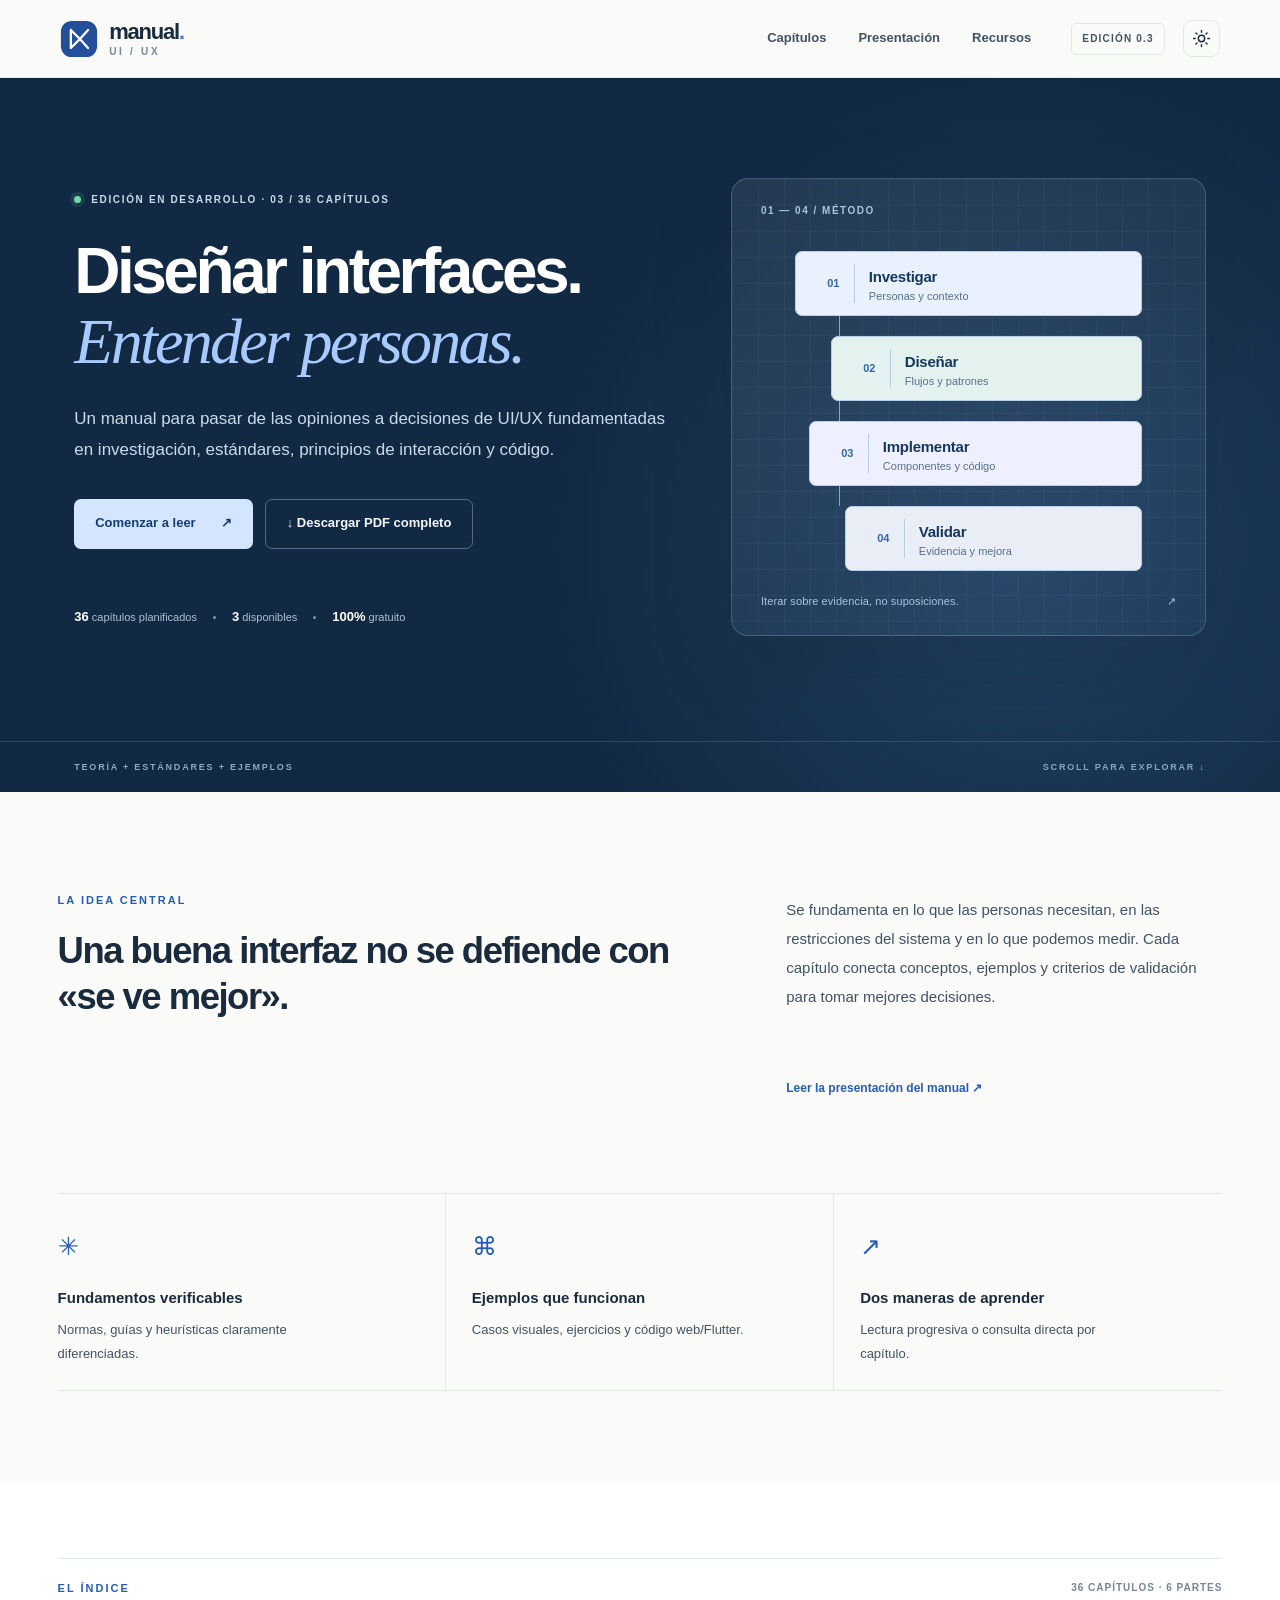
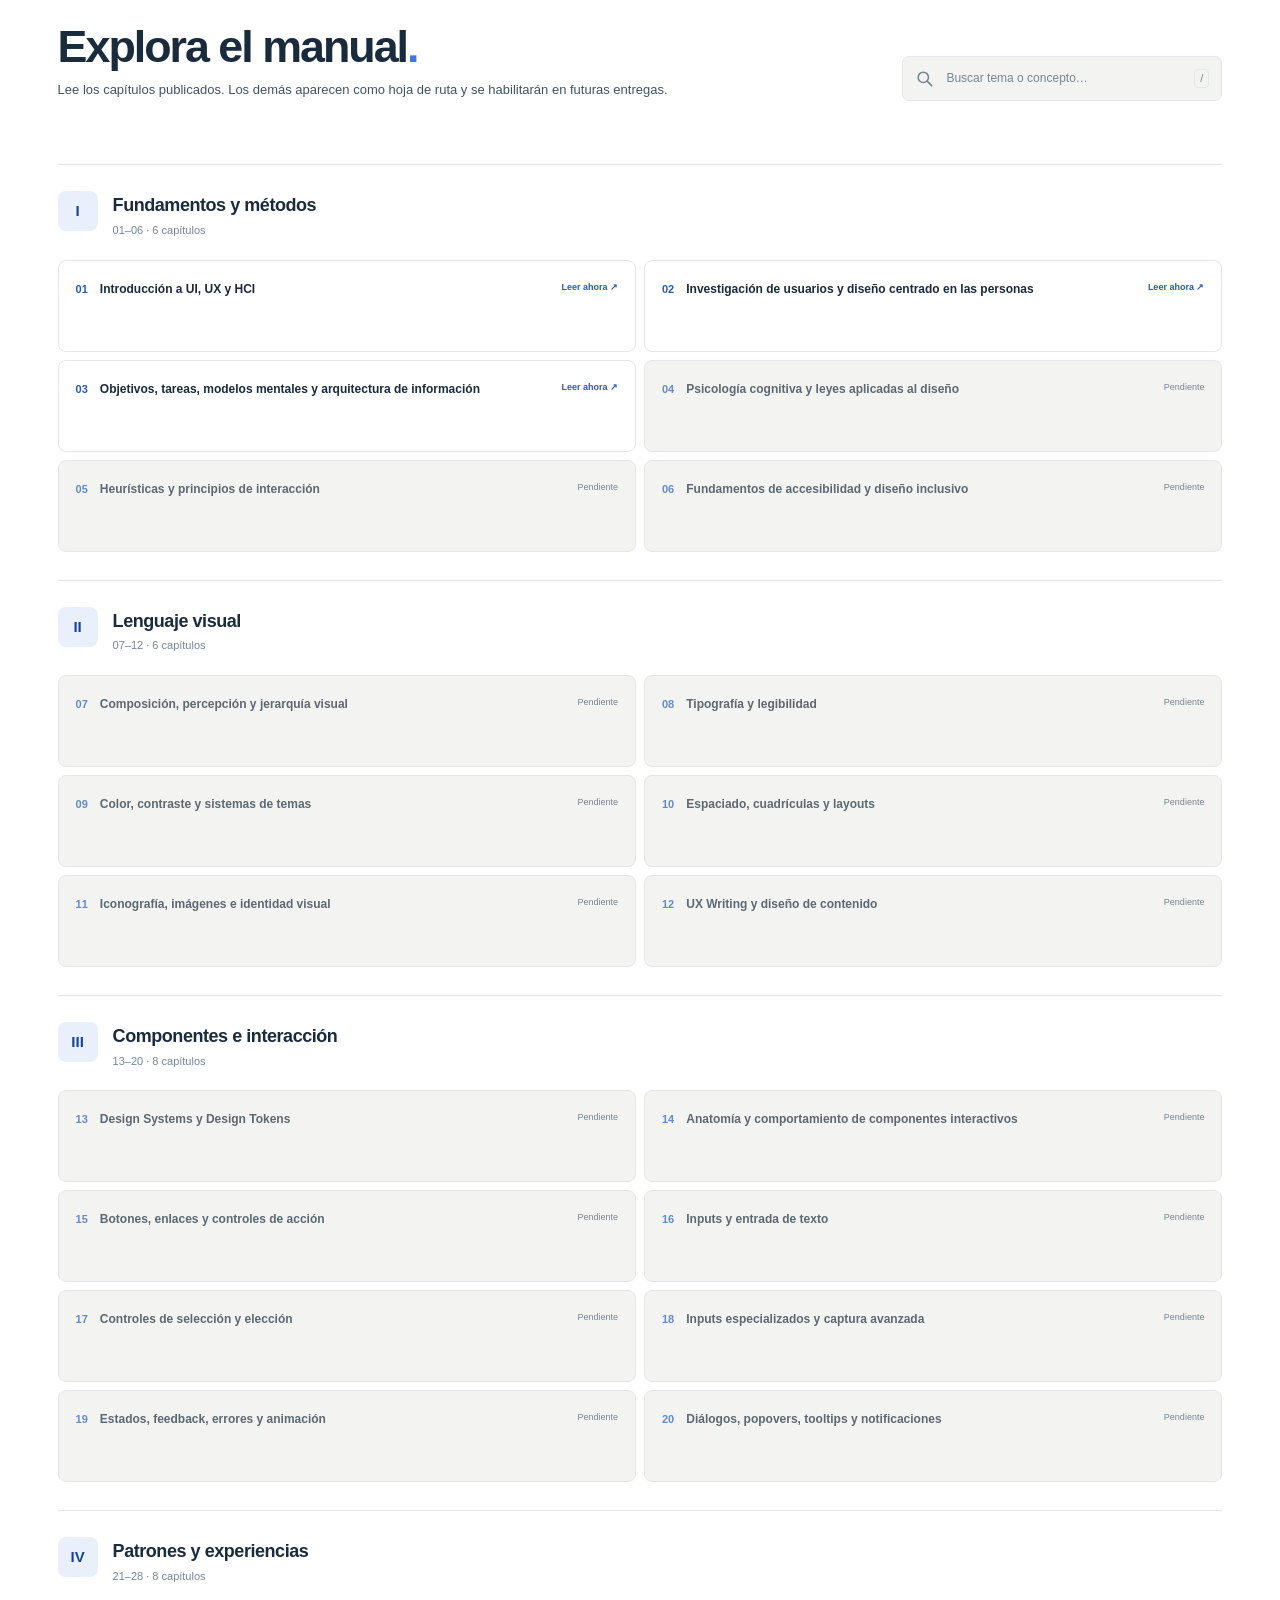
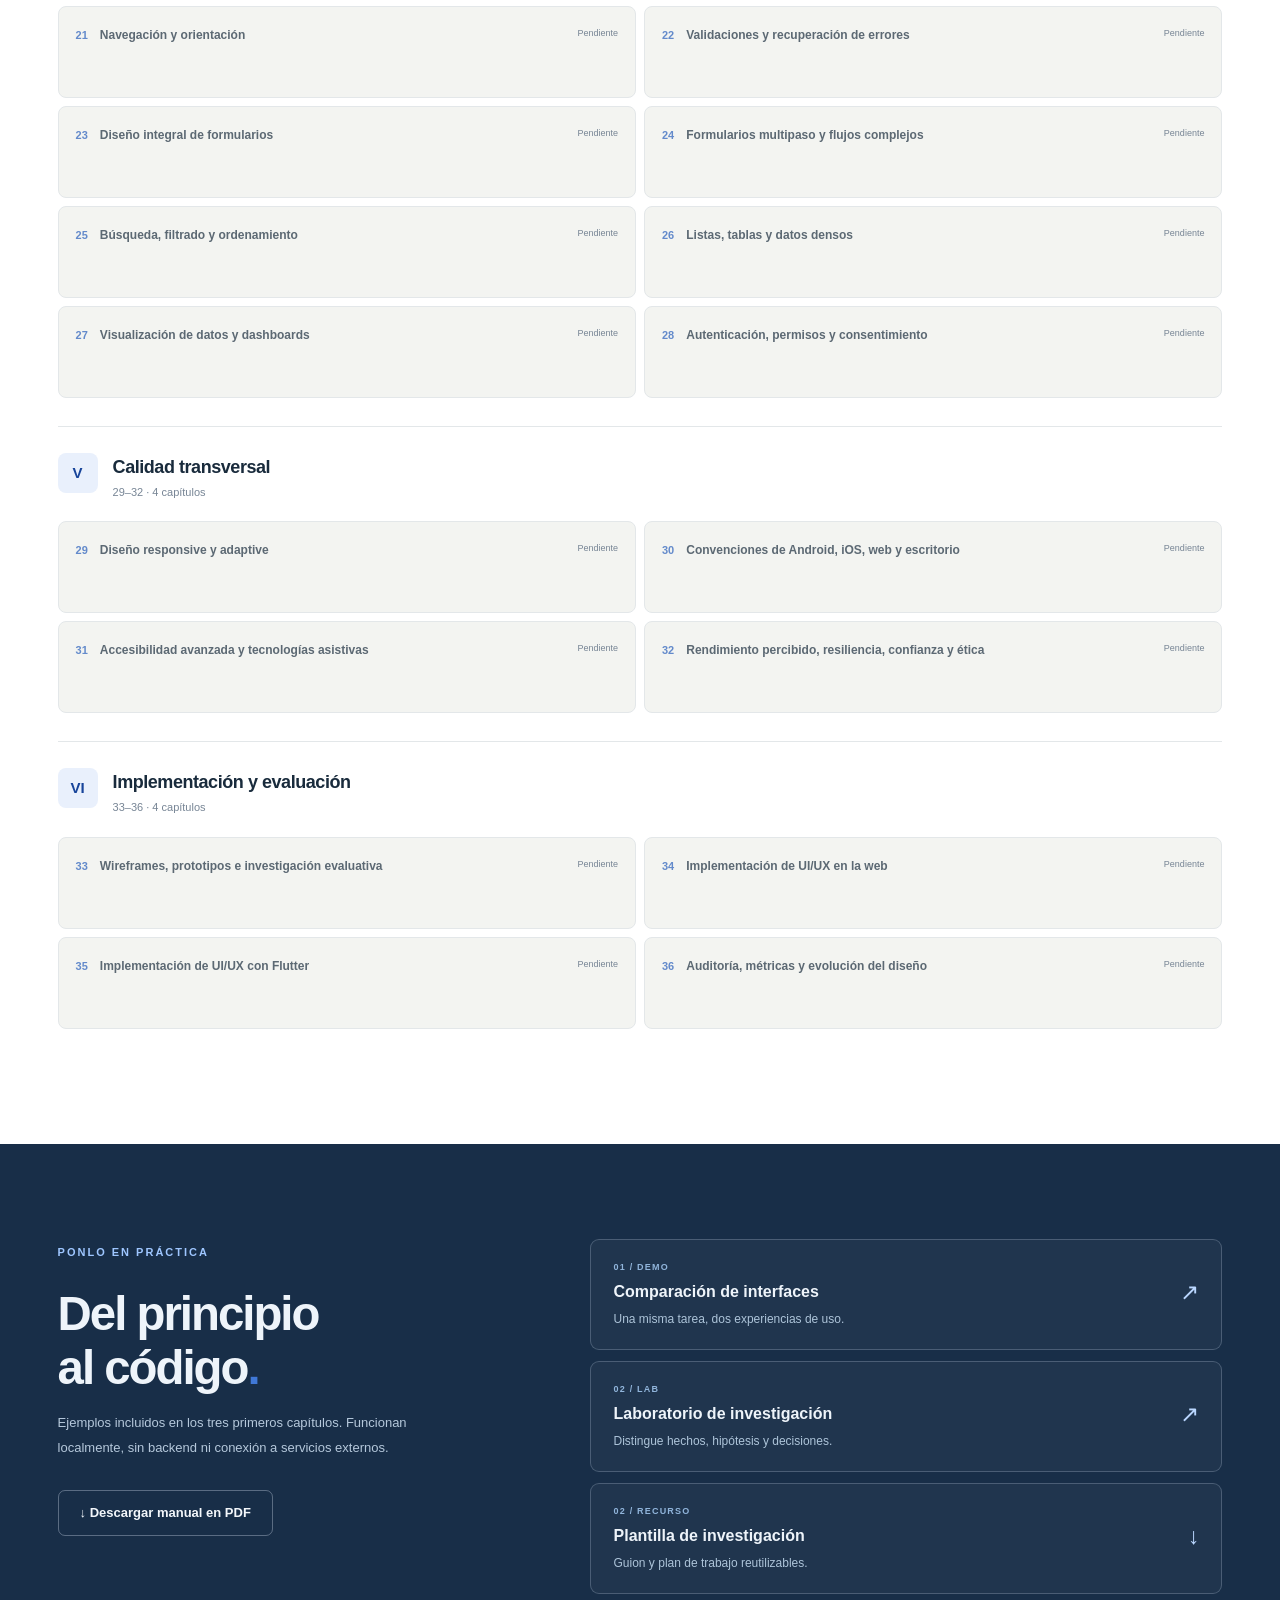
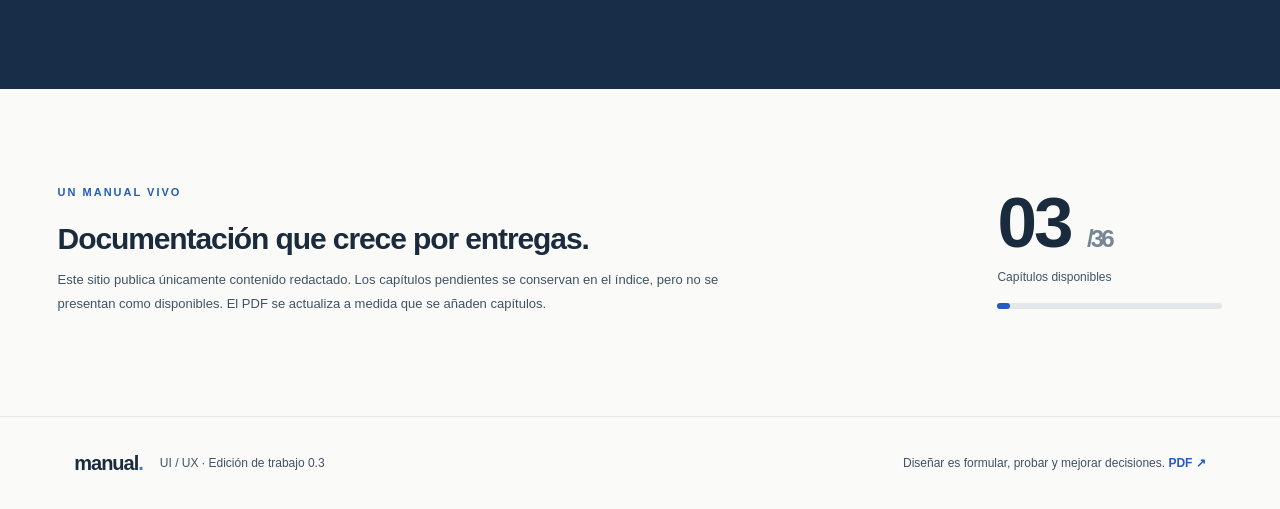
<file: index.html>
<!doctype html><html lang="es"><head><meta charset="UTF-8"><meta name="viewport" content="width=device-width, initial-scale=1"><meta name="description" content="Manual integral de UI/UX: fundamentos, investigación, estándares, componentes e implementación. Lectura en línea y PDF gratuitos."><meta name="theme-color" content="#f9f9f6"><title>Inicio — Manual UI/UX</title><link rel="stylesheet" href="assets/styles.css"><script>window.MANUAL_SEARCH_INDEX=[{"title": "1.1. El error de empezar por la pantalla", "text": "Imagina que una persona ingresa a un portal educativo porque necesita descargar una constancia de matrícula. Al abrir el sitio encuentra una pantalla limpia: encabezado equilibrado, colores institucionales, ico", "chapter": 1, "url": "capitulos/01.html#1-1-el-error-de-empezar-por-la-pantalla"}, {"title": "Un mismo problema visto desde varias disciplinas", "text": "Perspectiva Pregunta que formula ante el caso UI ¿La acción es visible, distinguible y comprensible en la pantalla? Arquitectura de información ¿La persona puede deducir dónde encontrar el documento? Diseño de ", "chapter": 1, "url": "capitulos/01.html#un-mismo-problema-visto-desde-varias-disciplinas"}, {"title": "1.2. Qué es una interfaz de usuario (UI)", "text": "UI (User Interface) es la parte de un sistema mediante la cual una persona recibe información, comprende opciones y ejecuta acciones. En productos gráficos incluye controles, distribución espacial, tipografía, ", "chapter": 1, "url": "capitulos/01.html#1-2-que-es-una-interfaz-de-usuario-ui"}, {"title": "1.3. Qué es la experiencia de usuario (UX)", "text": "UX (User Experience) se refiere a las percepciones y respuestas de una persona asociadas con el uso o uso anticipado de un producto, sistema o servicio. La experiencia se configura antes, durante y después de l", "chapter": 1, "url": "capitulos/01.html#1-3-que-es-la-experiencia-de-usuario-ux"}, {"title": "UX como experiencia y UX como disciplina", "text": "Conviene distinguir dos usos del término. UX como fenómeno es lo que las personas efectivamente experimentan. Diseño UX como práctica profesional reúne métodos para investigar, modelar, mejorar y evaluar esa ex", "chapter": 1, "url": "capitulos/01.html#ux-como-experiencia-y-ux-como-disciplina"}, {"title": "1.4. Qué es HCI y cómo se vincula con UI/UX", "text": "HCI (Human–Computer Interaction) , o interacción persona-computadora, es un campo interdisciplinario que estudia cómo las personas interactúan con sistemas informáticos y cómo diseñar y evaluar esas interaccion", "chapter": 1, "url": "capitulos/01.html#1-4-que-es-hci-y-como-se-vincula-con-ui-ux"}, {"title": "1.5. Usabilidad: eficaz, eficiente y satisfactoria para quién y en qué contexto", "text": "La norma ISO 9241-11:2018 plantea la usabilidad en términos de la capacidad de usuarios especificados para lograr objetivos especificados con eficacia, eficiencia y satisfacción , en un contexto de uso especifi", "chapter": 1, "url": "capitulos/01.html#1-5-usabilidad-eficaz-eficiente-y-satisfactoria-para-quien-y-en-que-contexto"}, {"title": "Ejemplo de métricas", "text": "En una prueba hipotética, ocho participantes intentan descargar una constancia. Seis obtienen el documento correcto sin ayuda; los otros dos no completan la tarea. La tasa de finalización correcta observada ser", "chapter": 1, "url": "capitulos/01.html#ejemplo-de-metricas"}, {"title": "Cinco atributos útiles, sin confundirlos con la definición ISO", "text": "Nielsen Norman Group también caracteriza la usabilidad mediante facilidad de aprendizaje ( learnability ), eficiencia, memorabilidad, errores y satisfacción [F4]. Son dimensiones útiles para analizar una interf", "chapter": 1, "url": "capitulos/01.html#cinco-atributos-utiles-sin-confundirlos-con-la-definicion-iso"}, {"title": "1.6. Accesibilidad, inclusión y usabilidad: relación sin equivalencias falsas", "text": "La accesibilidad busca que las personas con discapacidad puedan percibir, comprender, navegar e interactuar con herramientas y contenidos digitales. La usabilidad aborda la eficacia, eficiencia y satisfacción e", "chapter": 1, "url": "capitulos/01.html#1-6-accesibilidad-inclusion-y-usabilidad-relacion-sin-equivalencias-falsas"}, {"title": "1.7. Arquitectura de información, interacción, visual y contenido", "text": "Estos conceptos suelen confundirse porque todos participan en una misma pantalla. Conviene separarlos analíticamente: Arquitectura de información (IA). Organiza conceptos, secciones, relaciones, navegación y fo", "chapter": 1, "url": "capitulos/01.html#1-7-arquitectura-de-informacion-interaccion-visual-y-contenido"}, {"title": "1.8. Objetivos, tareas, soluciones y restricciones", "text": "El diseño de calidad comienza distinguiendo lo que una persona quiere lograr de la interfaz que el equipo propone construir . Concepto Ejemplo del caso Necesidad Disponer de una constancia de matrícula válida. ", "chapter": 1, "url": "capitulos/01.html#1-8-objetivos-tareas-soluciones-y-restricciones"}, {"title": "1.9. Caso práctico completo: encontrar y consultar una constancia", "text": "", "chapter": 1, "url": "capitulos/01.html#1-9-caso-practico-completo-encontrar-y-consultar-una-constancia"}, {"title": "Escenario", "text": "Una persona representante accede desde un teléfono de gama media, con una conexión variable. Su objetivo es consultar el estado de su constancia de matrícula correspondiente al período actual. No conoce el nomb", "chapter": 1, "url": "capitulos/01.html#escenario"}, {"title": "Alternativa A: organizada desde la lógica interna", "text": "La navegación presenta «Servicios» → «Gestión» → «Recursos» → «Emisión». Al completar el recorrido aparece la leyenda «Proceso exitoso» y un botón «Aceptar». La pantalla carece de nombre del documento, período ", "chapter": 1, "url": "capitulos/01.html#alternativa-a-organizada-desde-la-logica-interna"}, {"title": "Alternativa B: organizada alrededor de la tarea", "text": "Una sección «Mis documentos» muestra «Constancia de matrícula», el período correspondiente y un estado explícito. Cuando el documento está disponible, presenta «Ver constancia». Si no está listo, comunica «Pend", "chapter": 1, "url": "capitulos/01.html#alternativa-b-organizada-alrededor-de-la-tarea"}, {"title": "Comparación", "text": "Aspecto Alternativa A Alternativa B Lenguaje Nombres internos y genéricos Nombre de documento reconocible Orientación Recorrido de varias secciones Categoría asociada con la tarea Estado «Proceso exitoso» ambig", "chapter": 1, "url": "capitulos/01.html#comparacion"}, {"title": "Cómo comprobar la hipótesis", "text": "Define una tarea neutral: «Encuentra la constancia de matrícula correspondiente al período 2026–2027 e indica su estado». No digas a los participantes «haz clic en Mis documentos», porque eso revelaría la soluc", "chapter": 1, "url": "capitulos/01.html#como-comprobar-la-hipotesis"}, {"title": "1.10. Del diseño a la implementación: la semántica importa", "text": "Es útil mostrar desde este capítulo que diseño e ingeniería se afectan mutuamente. El siguiente fragmento utiliza elementos HTML nativos y nombres de acciones explícitos: Copiar código <section aria-labelledby=", "chapter": 1, "url": "capitulos/01.html#1-10-del-diseno-a-la-implementacion-la-semantica-importa"}, {"title": "Una representación equivalente en Flutter", "text": "La siguiente variante reducida utiliza un elemento de lista para comunicar el estado y navegar al detalle mediante Navigator . El archivo ejemplos/main.dart desarrolla el mismo caso con una tarjeta y un selecto", "chapter": 1, "url": "capitulos/01.html#una-representacion-equivalente-en-flutter"}, {"title": "1.11. No hay un diseño «mejor» sin un contexto definido", "text": "Considera dos perfiles: Perfil 1. Usuario ocasional. Ingresa una vez al año para completar una matrícula. Necesita acciones reconocibles, instrucciones claras y señales de progreso. La memorización de rutas res", "chapter": 1, "url": "capitulos/01.html#1-11-no-hay-un-diseno-mejor-sin-un-contexto-definido"}, {"title": "Trade-offs: decisiones con costos", "text": "Una interfaz visualmente simple puede ocultar opciones y exigir mayor exploración. Una interfaz densa puede acelerar el trabajo experto y dificultar el primer uso. Las animaciones pueden ayudar a comunicar cont", "chapter": 1, "url": "capitulos/01.html#trade-offs-decisiones-con-costos"}, {"title": "1.12. Primer procedimiento de diagnóstico UI/UX", "text": "Antes de modificar una pantalla existente, realiza un diagnóstico breve basado en una tarea real: Identifica a la persona y su objetivo: quién necesita hacer qué y por qué. Especifica el contexto: dispositivo, ", "chapter": 1, "url": "capitulos/01.html#1-12-primer-procedimiento-de-diagnostico-ui-ux"}, {"title": "1.13. Ejercicio de aplicación", "text": "Situación: una app muestra un botón llamado «Procesar» al final de un formulario. Tras pulsarlo, aparece un indicador de carga durante varios segundos y luego la pantalla se cierra. El usuario no sabe si la sol", "chapter": 1, "url": "capitulos/01.html#1-13-ejercicio-de-aplicacion"}, {"title": "Una solución orientativa", "text": "El objetivo no es «presionar Procesar», sino registrar una solicitud correctamente y conocer su estado. Una posible mejora incluye un nombre de acción explícito, prevención de envíos duplicados mientras la oper", "chapter": 1, "url": "capitulos/01.html#una-solucion-orientativa"}, {"title": "1.14. Lista de verificación del capítulo", "text": "Al concluir, comprueba que puedes responder con ejemplos propios: ¿En qué difieren UI, UX, HCI, usabilidad y accesibilidad? ¿Por qué una interfaz bonita puede resultar poco útil? ¿Qué papel cumplen usuario, obj", "chapter": 1, "url": "capitulos/01.html#1-14-lista-de-verificacion-del-capitulo"}, {"title": "1.15. Relaciones con los capítulos siguientes", "text": "Capítulo 02 — Investigación de usuarios: cómo obtener evidencia sobre personas, tareas y expectativas sin inventarlas. Capítulo 03 — Modelos mentales y arquitectura de información: por qué algunas rutas y etiqu", "chapter": 1, "url": "capitulos/01.html#1-15-relaciones-con-los-capitulos-siguientes"}, {"title": "2.1. El problema de diseñar a partir de suposiciones", "text": "Una plataforma educativa recibe una petición: «Necesitamos un botón para que las familias descarguen los certificados más rápido». El equipo podría ejecutar la solicitud literalmente: agregar un botón visible e", "chapter": 2, "url": "capitulos/02.html#2-1-el-problema-de-disenar-a-partir-de-suposiciones"}, {"title": "2.2. Diseño centrado en las personas: qué establece ISO 9241-210", "text": "ISO 9241-210:2019 trata principios y actividades de diseño centrado en las personas a lo largo del ciclo de vida de los sistemas interactivos. Su ficha oficial describe requisitos y recomendaciones sobre el pro", "chapter": 2, "url": "capitulos/02.html#2-2-diseno-centrado-en-las-personas-que-establece-iso-9241-210"}, {"title": "2.3. Usuario, cliente, actor y parte interesada no son sinónimos", "text": "En productos institucionales suele pagar una organización mientras otras personas realizan el trabajo. Los términos deben separarse: Usuario directo: interactúa con la interfaz para cumplir una tarea. Ej.: un d", "chapter": 2, "url": "capitulos/02.html#2-3-usuario-cliente-actor-y-parte-interesada-no-son-sinonimos"}, {"title": "Unidad de análisis: persona + tarea + contexto", "text": "Un mismo ser humano puede comportarse de manera diferente según la tarea. Un representante que consulta tareas todos los días puede tener dificultades para completar una matrícula anual. Una docente experta pue", "chapter": 2, "url": "capitulos/02.html#unidad-de-analisis-persona-tarea-contexto"}, {"title": "2.4. Qué preguntas responde cada tipo de investigación", "text": "No basta con elegir entre «entrevista» o «encuesta». Las metodologías se diferencian por al menos tres ejes descritos por Nielsen Norman Group: actitud frente a conducta , cualitativo frente a cuantitativo y co", "chapter": 2, "url": "capitulos/02.html#2-4-que-preguntas-responde-cada-tipo-de-investigacion"}, {"title": "Matriz rápida de selección", "text": "Incertidumbre principal Método prioritario Método complementario No comprendemos una necesidad Entrevistas sobre experiencias reales Observación de contexto No conocemos el proceso fuera de pantalla Observación", "chapter": 2, "url": "capitulos/02.html#matriz-rapida-de-seleccion"}, {"title": "2.5. Formular un problema, una hipótesis y una pregunta de investigación", "text": "Un problema bien enunciado se refiere a una situación observada o documentada, no a la ausencia de una función inventada: Débil: «Hace falta agregar un botón de descarga». Mejor: «Algunas familias no logran obt", "chapter": 2, "url": "capitulos/02.html#2-5-formular-un-problema-una-hipotesis-y-una-pregunta-de-investigacion"}, {"title": "Registro de supuestos", "text": "Antes de investigar, conviene listar supuestos con su impacto y evidencia. No hay una puntuación universal obligatoria; una matriz sencilla puede considerar incertidumbre , riesgo y coste de equivocarse . Prior", "chapter": 2, "url": "capitulos/02.html#registro-de-supuestos"}, {"title": "2.6. Planificar una investigación pequeña pero rigurosa", "text": "Según el Service Manual de GOV.UK, una ronda de investigación debería definir objetivos, supuestos, participantes, actividades, consentimientos, logística y tiempo para análisis [C02-F03]. El formato puede ocup", "chapter": 2, "url": "capitulos/02.html#2-6-planificar-una-investigacion-pequena-pero-rigurosa"}, {"title": "2.7. Reclutamiento y muestreo: encontrar a las personas correctas", "text": "Un estudio puede estar perfectamente moderado y, aun así, fallar si selecciona a personas que no representan los contextos pertinentes.", "chapter": 2, "url": "capitulos/02.html#2-7-reclutamiento-y-muestreo-encontrar-a-las-personas-correctas"}, {"title": "Muestreo intencional para descubrir mecanismos", "text": "En estudios cualitativos, es habitual reclutar según características relevantes para la pregunta: frecuencia de uso, tipo de tarea, acceso, experiencia, condiciones de discapacidad, casos exitosos y fallidos. N", "chapter": 2, "url": "capitulos/02.html#muestreo-intencional-para-descubrir-mecanismos"}, {"title": "Encuestas y representatividad", "text": "Un enlace de encuesta enviado únicamente dentro de la app llega principalmente a quienes pueden entrar, leen el aviso y deciden responder. Es probable que omita a personas sin acceso, con bajas competencias dig", "chapter": 2, "url": "capitulos/02.html#encuestas-y-representatividad"}, {"title": "¿Cinco participantes son suficientes?", "text": "La recomendación popular de alrededor de cinco participantes se refiere a determinadas rondas de pruebas cualitativas de usabilidad orientadas a descubrir problemas , no a toda entrevista, encuesta, estudio de ", "chapter": 2, "url": "capitulos/02.html#cinco-participantes-son-suficientes"}, {"title": "2.8. Entrevistas: descubrir experiencias sin poner respuestas en boca del participante", "text": "Una entrevista de investigación no es una demostración comercial, una reunión de requisitos ni una votación sobre pantallas. Nielsen Norman Group la caracteriza como un método para comprender experiencias, nece", "chapter": 2, "url": "capitulos/02.html#2-8-entrevistas-descubrir-experiencias-sin-poner-respuestas-en-boca-del-participante"}, {"title": "Preguntas útiles y preguntas sesgadas", "text": "Evitar Preferir Por qué «¿Te gustaría un botón rápido para descargar?» «Cuéntame la última vez que necesitaste ese documento». Evita orientar hacia una solución. «¿Fue confuso nuestro sistema?» «¿Qué esperabas ", "chapter": 2, "url": "capitulos/02.html#preguntas-utiles-y-preguntas-sesgadas"}, {"title": "Guion recomendado", "text": "Apertura: explicar propósito, duración, participación voluntaria, tratamiento de datos y eventual grabación; verificar consentimiento. Contexto: «¿Con qué dispositivo acostumbras consultar información académica", "chapter": 2, "url": "capitulos/02.html#guion-recomendado"}, {"title": "2.9. Observación contextual: lo que una entrevista no puede revelar", "text": "Una persona puede afirmar que «descargar un certificado es fácil», pero durante la observación cambiar de aplicación, buscar en el correo, preguntar a un familiar y reenviarse el archivo. La observación context", "chapter": 2, "url": "capitulos/02.html#2-9-observacion-contextual-lo-que-una-entrevista-no-puede-revelar"}, {"title": "Otras técnicas de descubrimiento", "text": "Estudios de diario: las personas registran episodios durante días o semanas; útiles para tareas poco frecuentes o distribuidas en el tiempo; sensibles a abandonos y memoria. Análisis de soporte: agrupa problema", "chapter": 2, "url": "capitulos/02.html#otras-tecnicas-de-descubrimiento"}, {"title": "2.10. Encuestas: medir opiniones y características con cuidado", "text": "Las encuestas sirven para describir respuestas de una población o muestra, comparar segmentos y detectar patrones actitudinales. No son una alternativa barata universal a entrevistas u observación. Buenas práct", "chapter": 2, "url": "capitulos/02.html#2-10-encuestas-medir-opiniones-y-caracteristicas-con-cuidado"}, {"title": "Ejemplo de encuesta mínima sin recolección real", "text": "¿Has intentado obtener una constancia en los últimos seis meses? (Sí / No / No recuerdo). Si lo intentaste, ¿cuál fue el resultado? (Obtuve el documento correcto / Otro documento / No pude obtenerlo / No recuer", "chapter": 2, "url": "capitulos/02.html#ejemplo-de-encuesta-minima-sin-recoleccion-real"}, {"title": "2.11. De datos dispersos a hallazgos defendibles", "text": "La investigación produce notas, episodios, frases, capturas, registros y estadísticas. El desafío no es acumularlos, sino convertirlos en interpretaciones que permitan tomar decisiones sin confundir certeza y p", "chapter": 2, "url": "capitulos/02.html#2-11-de-datos-dispersos-a-hallazgos-defendibles"}, {"title": "Ejemplo: evidencia frente a conclusión apresurada", "text": "Dato ficticio: en una prueba de tareas, cuatro participantes buscaron inicialmente la constancia en «Mis documentos»; la sección real se llamaba «Servicios institucionales». Dos lograron encontrarla sin ayuda y", "chapter": 2, "url": "capitulos/02.html#ejemplo-evidencia-frente-a-conclusion-apresurada"}, {"title": "Matriz de hallazgos", "text": "ID Observación Fuentes Hallazgo Confianza Acción siguiente H-01 Se busca el documento en otras secciones. P-01, P-02, P-04 Posible desajuste de vocabulario. Media; evidencia limitada. Probar alternativas de den", "chapter": 2, "url": "capitulos/02.html#matriz-de-hallazgos"}, {"title": "2.12. Personas, segmentos y arquetipos: útiles solo si proceden de datos", "text": "Una persona es una representación compuesta de un patrón de necesidades, comportamientos y contextos relevante para diseñar. No debe confundirse con una fotografía, una edad arbitraria y una biografía inventada", "chapter": 2, "url": "capitulos/02.html#2-12-personas-segmentos-y-arquetipos-utiles-solo-si-proceden-de-datos"}, {"title": "2.13. Jobs to Be Done: entender el progreso que la persona busca", "text": "El enfoque Jobs to Be Done (JTBD) pone el énfasis en el resultado que una persona intenta conseguir dentro de una situación. Puede complementar a las personas: estas ayudan a describir patrones de usuarios y co", "chapter": 2, "url": "capitulos/02.html#2-13-jobs-to-be-done-entender-el-progreso-que-la-persona-busca"}, {"title": "2.14. Segmentación: diferenciar necesidades sin fragmentar el producto", "text": "Segmentar significa agrupar personas o situaciones por características relevantes para una decisión de diseño , no necesariamente por edad o cargo. Para una plataforma educativa, algunos ejes plausibles de segm", "chapter": 2, "url": "capitulos/02.html#2-14-segmentacion-diferenciar-necesidades-sin-fragmentar-el-producto"}, {"title": "2.15. Ética, consentimiento y protección de participantes", "text": "La investigación con personas puede generar riesgos si se graban pantallas con datos de estudiantes, se publican citas reconocibles o se presiona a alguien a participar. El Service Manual de GOV.UK exige, para ", "chapter": 2, "url": "capitulos/02.html#2-15-etica-consentimiento-y-proteccion-de-participantes"}, {"title": "Información mínima a comunicar", "text": "Quién realiza la investigación y para qué. Qué actividad se realizará, su duración y qué datos se recogerán. Si habrá grabaciones, observadores o servicios externos de transcripción. Cómo se almacenará, utiliza", "chapter": 2, "url": "capitulos/02.html#informacion-minima-a-comunicar"}, {"title": "Minimización de datos", "text": "Para estudiar si se encuentra un certificado, normalmente no hace falta recopilar números de cédula, calificaciones, diagnósticos, direcciones o documentos reales. Utiliza cuentas de prueba, datos sintéticos y ", "chapter": 2, "url": "capitulos/02.html#minimizacion-de-datos"}, {"title": "Investigación con niñas, niños y adolescentes", "text": "La investigación en entornos educativos puede involucrar menores de edad. En tales casos, los procedimientos deben adaptarse a edad, comprensión, consentimiento de representantes o responsables según el marco a", "chapter": 2, "url": "capitulos/02.html#investigacion-con-ninas-ninos-y-adolescentes"}, {"title": "2.16. Accesibilidad de la propia investigación", "text": "Una investigación excluyente produce conclusiones incompletas. Si las sesiones exigen necesariamente videollamada, teclado físico, visión normal o lectura rápida, es posible que queden fuera personas relevantes", "chapter": 2, "url": "capitulos/02.html#2-16-accesibilidad-de-la-propia-investigacion"}, {"title": "2.17. Sesgos y amenazas a la validez", "text": "Sesgo de confirmación: buscar evidencia que respalde la solución que el equipo ya eligió. Control: formular hipótesis alternativas y registrar resultados que las contradicen. Sesgo de selección: estudiar solo a", "chapter": 2, "url": "capitulos/02.html#2-17-sesgos-y-amenazas-a-la-validez"}, {"title": "Cuatro preguntas de control", "text": "¿Qué evidencia contradice nuestra interpretación? ¿Qué grupos o situaciones no estudiamos? ¿Una explicación alternativa encaja igual de bien con lo observado? ¿Qué decisión cambiaríamos si este hallazgo resulta", "chapter": 2, "url": "capitulos/02.html#cuatro-preguntas-de-control"}, {"title": "2.18. Caso práctico integrado: investigar la descarga de una constancia", "text": "Todos los datos de este caso son ficticios y solo tienen propósito educativo. No describen hallazgos reales de ningún producto.", "chapter": 2, "url": "capitulos/02.html#2-18-caso-practico-integrado-investigar-la-descarga-de-una-constancia"}, {"title": "Paso A. Definir incertidumbre", "text": "El equipo observa solicitudes de soporte acerca de constancias. No conoce las causas. Plantea tres hipótesis: H1, terminología confusa; H2, estado del documento mal comunicado; H3, descarga terminada pero archi", "chapter": 2, "url": "capitulos/02.html#paso-a-definir-incertidumbre"}, {"title": "Paso B. Planificar y reclutar", "text": "Organiza entrevistas breves con representantes de uso esporádico y frecuente, incorpora distintas condiciones de dispositivo y accesibilidad, y prepara cuentas de prueba sin datos reales. Los criterios de inclu", "chapter": 2, "url": "capitulos/02.html#paso-b-planificar-y-reclutar"}, {"title": "Paso C. Observar tareas", "text": "Se propone un escenario neutral: «Necesitas presentar una constancia de matrícula vigente. Usando esta cuenta de prueba, intenta obtenerla». El moderador no dice qué menú contiene el archivo. Si la sesión permi", "chapter": 2, "url": "capitulos/02.html#paso-c-observar-tareas"}, {"title": "Paso D. Registrar evidencias", "text": "Participante Evidencia sintética Hipótesis relacionada P-01 Buscó primero en «Documentos». H1 P-02 Interpretó «Generado» como disponible para descarga. H2 P-03 Descargó el archivo, pero buscó un mensaje sobre d", "chapter": 2, "url": "capitulos/02.html#paso-d-registrar-evidencias"}, {"title": "Paso E. Decidir intervenciones", "text": "Para H1: preparar denominaciones alternativas y probar su capacidad de localización antes de modificar toda la navegación. Para H2: verificar primero las reglas reales del backend; después diferenciar «En proce", "chapter": 2, "url": "capitulos/02.html#paso-e-decidir-intervenciones"}, {"title": "Paso F. Validar y documentar", "text": "Realizar tareas con la variante revisada, registrar errores y ayuda requerida, comparar condiciones equivalentes y contrastar con las hipótesis originales. Si el cambio afecta documentos sensibles, incorporar r", "chapter": 2, "url": "capitulos/02.html#paso-f-validar-y-documentar"}, {"title": "2.19. Código aplicado: instrumentación de eventos sin registrar datos sensibles", "text": "La investigación conductual puede apoyarse en telemetría limitada y autorizada. La siguiente estructura de ejemplo en Dart muestra cómo registrar eventos de tarea sin incluir nombres, cédulas, identificadores d", "chapter": 2, "url": "capitulos/02.html#2-19-codigo-aplicado-instrumentacion-de-eventos-sin-registrar-datos-sensibles"}, {"title": "2.20. Laboratorio visual: distinguir hechos, interpretaciones y decisiones", "text": "La demostración ejemplos/c02_laboratorio.html presenta una pequeña investigación simulada con cuatro momentos: Pregunta: elegir qué se necesita aprender antes de elegir una técnica. Evidencia: revisar registros", "chapter": 2, "url": "capitulos/02.html#2-20-laboratorio-visual-distinguir-hechos-interpretaciones-y-decisiones"}, {"title": "Ejercicio individual", "text": "Lee el siguiente caso: «Tres usuarios abandonaron un formulario cuando apareció la sección de datos del representante». Escribe: Dos explicaciones rivales que no atribuyan el problema a incapacidad de los parti", "chapter": 2, "url": "capitulos/02.html#ejercicio-individual"}, {"title": "2.21. Lista de verificación del capítulo", "text": "Marca cada punto solo si puedes justificarlo con un ejemplo: [ ] Diferencio una necesidad real, una solicitud de funcionalidad, una hipótesis y una solución. [ ] Conozco el papel y alcance de ISO 9241-210. [ ] ", "chapter": 2, "url": "capitulos/02.html#2-21-lista-de-verificacion-del-capitulo"}, {"title": "2.22. Relaciones con los capítulos siguientes", "text": "Capítulo 03 · Objetivos, tareas, modelos mentales y arquitectura de información. Toma los datos sobre vocabulario, secuencia de tareas y necesidades para estructurar navegación y contenido. Se recomienda leerlo", "chapter": 2, "url": "capitulos/02.html#2-22-relaciones-con-los-capitulos-siguientes"}, {"title": "3.1. Propósito y objetivos", "text": "El capítulo 02 enseñó a investigar personas, contextos y comportamientos. Ahora convertiremos esa evidencia en estructuras y recorridos que permitan lograr objetivos. La pregunta central no es «¿dónde pongo el ", "chapter": 3, "url": "capitulos/03.html#3-1-proposito-y-objetivos"}, {"title": "3.2. Necesidades, objetivos, tareas, operaciones y funcionalidades", "text": "Concepto Pregunta Ejemplo Necesidad ¿Por qué necesita resolverlo? Demostrar ante un tercero que el estudiante está matriculado. Objetivo ¿Qué resultado desea? Obtener una constancia válida del periodo vigente. ", "chapter": 3, "url": "capitulos/03.html#3-2-necesidades-objetivos-tareas-operaciones-y-funcionalidades"}, {"title": "3.3. Contexto y escenarios", "text": "Un recorrido útil depende del rol, frecuencia, equipo, permisos, conectividad y consecuencias del error. Alguien que descarga constancias diariamente puede reconocer el término «certificaciones». Un familiar qu", "chapter": 3, "url": "capitulos/03.html#3-3-contexto-y-escenarios"}, {"title": "3.4. Análisis de tareas y HTA", "text": "El task analysis identifica los pasos y decisiones que intervienen en una actividad. Puede ser secuencial, cuando interesa el orden, o jerárquico ( Hierarchical Task Analysis , HTA), cuando interesa dividir un ", "chapter": 3, "url": "capitulos/03.html#3-4-analisis-de-tareas-y-hta"}, {"title": "3.5. Modelos mentales y expectativas", "text": "Un modelo mental es la explicación que la persona construye acerca de cómo funciona un sistema y dónde debería encontrar sus elementos. Puede diferir del modelo conceptual del diseñador y de la arquitectura téc", "chapter": 3, "url": "capitulos/03.html#3-5-modelos-mentales-y-expectativas"}, {"title": "3.6. Qué comprende la arquitectura de información", "text": "La IA organiza, etiqueta y relaciona contenido para que pueda encontrarse y entenderse. Es más amplia que la barra de navegación: incluye inventarios, taxonomías, metadatos, jerarquías, rotulado y búsqueda [F04", "chapter": 3, "url": "capitulos/03.html#3-6-que-comprende-la-arquitectura-de-informacion"}, {"title": "3.7. Inventario, auditoría y taxonomía", "text": "Antes de reorganizar, registra cada destino: identificador, título visible, ruta, audiencia autorizada, responsable, vigencia, uso, términos equivalentes, enlaces y dependencias. Marca denominaciones ambiguas, ", "chapter": 3, "url": "capitulos/03.html#3-7-inventario-auditoria-y-taxonomia"}, {"title": "3.8. Rotulado y vocabulario", "text": "Los rótulos ayudan a anticipar destinos. «Procesos varios» comunica menos que «Solicitudes pendientes». Sin embargo, los términos «certificado», «constancia» y «comprobante» podrían designar documentos jurídica", "chapter": 3, "url": "capitulos/03.html#3-8-rotulado-y-vocabulario"}, {"title": "3.9. Card sorting: investigar agrupaciones", "text": "En card sorting se presentan tarjetas con contenidos y se observa cómo las personas los agrupan. Hay modalidad abierta (participantes crean grupos y nombres), cerrada (se proporcionan grupos) e híbrida [F05]. P", "chapter": 3, "url": "capitulos/03.html#3-9-card-sorting-investigar-agrupaciones"}, {"title": "3.10. Tree testing: comprobar dónde buscarían", "text": "Un tree test presenta la arquitectura en forma de árbol textual, sin decoración gráfica. Las personas reciben tareas realistas y seleccionan rutas; se analizan destino, primer clic, retrocesos y errores [F06]. ", "chapter": 3, "url": "capitulos/03.html#3-10-tree-testing-comprobar-donde-buscarian"}, {"title": "3.11. Mapa de sitio, task flow, user flow, journey y blueprint", "text": "Estos artefactos representan aspectos distintos: Artefacto Qué representa Ejemplo Mapa de sitio Destinos y relaciones jerárquicas Estudiantes → Documentos → Constancias. Task flow Pasos de una tarea concreta El", "chapter": 3, "url": "capitulos/03.html#3-11-mapa-de-sitio-task-flow-user-flow-journey-y-blueprint"}, {"title": "3.12. Priorización, múltiples vías y accesibilidad", "text": "La prominencia de una función debe evaluarse con frecuencia, criticidad, urgencia, impacto del error y audiencia. Evita convertir una puntuación inventada en una «ley» de usabilidad. Cuando una función tiene va", "chapter": 3, "url": "capitulos/03.html#3-12-priorizacion-multiples-vias-y-accesibilidad"}, {"title": "3.13. Identificadores de destino en Flutter", "text": "Separar la identidad del destino de su etiqueta ayuda a localizar el texto y cambiar rutas sin afectar lógica de permisos: Copiar código enum StudentDestination { grades, attendance, documents }\n\nclass Destinat", "chapter": 3, "url": "capitulos/03.html#3-13-identificadores-de-destino-en-flutter"}, {"title": "3.14. Método de trabajo recomendado", "text": "Precisar objetivo y público; no empezar por rediseñar un menú. Recuperar evidencia de entrevistas, observación y analítica (capítulo 02). Inventariar contenido, permisos, vigencia y términos. Modelar tareas, er", "chapter": 3, "url": "capitulos/03.html#3-14-metodo-de-trabajo-recomendado"}, {"title": "3.15. Antipatrones", "text": "Error Por qué perjudica Alternativa Organizar por tablas de base de datos Impone estructura técnica Agrupar según tareas y expectativas. Resolver cada queja con un botón Añade ruido sin diagnosticar Verificar c", "chapter": 3, "url": "capitulos/03.html#3-15-antipatrones"}, {"title": "3.16. Ejercicios, rúbrica y checklist", "text": "Ejercicio A. Escribe una necesidad, un objetivo y tres tareas para justificar una inasistencia. No uses nombres de botones como necesidades. Ejercicio B. Modela un HTA para consultar un historial académico con ", "chapter": 3, "url": "capitulos/03.html#3-16-ejercicios-rubrica-y-checklist"}, {"title": "3.17. Fuentes y lectura complementaria", "text": "[F01] GOV.UK Service Manual. Start by learning user needs . https://www.gov.uk/service-manual/user-research/start-by-learning-user-needs [F02] Nielsen Norman Group. Task Analysis: Support Users in Achieving The", "chapter": 3, "url": "capitulos/03.html#3-17-fuentes-y-lectura-complementaria"}];</script></head><body class="landing-page"><a class="skip-link" href="#contenido">Saltar al contenido</a><header class="topbar">
<a class="brand" href="index.html" aria-label="Manual UI/UX, ir al inicio"><span class="brand-icon"><svg viewBox="0 0 42 42" width="40" height="40" aria-hidden="true"><rect x="1" y="1" width="40" height="40" rx="12" fill="currentColor"/><path d="M12 11v20m0-20 10 10-10 10m10-10 9-10m-9 10 9 10" fill="none" stroke="#fff" stroke-width="2.5" stroke-linecap="round" stroke-linejoin="round"/></svg></span><span class="brand-text">manual<span class="brand-period">.</span><small>UI / UX</small></span></a>
<nav class="top-links" aria-label="Navegación principal"><a href="index.html#indice" aria-current=page>Capítulos</a><a href="introduccion.html" >Presentación</a><a href="index.html#recursos">Recursos</a></nav>
<div class="top-actions"><span class="version-pill">EDICIÓN 0.3</span><button class="icon-button theme-toggle" type="button" aria-label="Alternar modo oscuro" title="Cambiar tema"><svg viewBox="0 0 24 24" width="19" height="19" fill="none" stroke="currentColor" stroke-width="1.8" stroke-linecap="round" stroke-linejoin="round"><circle cx="12" cy="12" r="4"/><path d="M12 2v2m0 16v2M4.93 4.93l1.42 1.42m11.3 11.3 1.42 1.42M2 12h2m16 0h2M4.93 19.07l1.42-1.42m11.3-11.3 1.42-1.42"/></svg></button><button class="icon-button mobile-menu" type="button" aria-expanded="false" aria-controls="reader-sidebar" aria-label="Abrir índice"><svg viewBox="0 0 24 24" width="21" height="21" fill="none" stroke="currentColor" stroke-width="2" stroke-linecap="round"><path d="M4 6h16M4 12h16M4 18h16"/></svg></button></div>
</header><main id="contenido"><section class="hero"><div class="hero-inner"><div class="hero-copy"><span class="hero-tag"><span class="status-dot"></span> EDICIÓN EN DESARROLLO · 03 / 36 CAPÍTULOS</span><h1>Diseñar interfaces.<br><em>Entender personas.</em></h1><p class="hero-desc">Un manual para pasar de las opiniones a decisiones de UI/UX fundamentadas en investigación, estándares, principios de interacción y código.</p><div class="hero-buttons"><a class="primary-cta" href="capitulos/01.html">Comenzar a leer <span aria-hidden="true">↗</span></a><a class="secondary-cta" href="pdf/manual-uiux-v0.3.pdf" download>↓ Descargar PDF completo</a></div><div class="hero-mini"><span><b>36</b> capítulos planificados</span><i></i><span><b>3</b> disponibles</span><i></i><span><b>100%</b> gratuito</span></div></div>
<div class="hero-graphic" aria-label="Diagrama del proceso de diseño"><div class="graphic-serial">01 — 04 / MÉTODO</div><div class="diagram"><div class="diagram-node node-one"><span class="node-number">01</span><b>Investigar</b><small>Personas y contexto</small></div><div class="diagram-join"></div><div class="diagram-node node-two"><span class="node-number">02</span><b>Diseñar</b><small>Flujos y patrones</small></div><div class="diagram-join"></div><div class="diagram-node node-three"><span class="node-number">03</span><b>Implementar</b><small>Componentes y código</small></div><div class="diagram-join"></div><div class="diagram-node node-four"><span class="node-number">04</span><b>Validar</b><small>Evidencia y mejora</small></div></div><div class="graphic-footer"><span>Iterar sobre evidencia, no suposiciones.</span><span>↗</span></div></div></div><div class="hero-bottom"><span>TEORÍA + ESTÁNDARES + EJEMPLOS</span><span>SCROLL PARA EXPLORAR ↓</span></div></section>
<section class="intro-strip section-wrap"><div class="intro-head"><span class="eyebrow">LA IDEA CENTRAL</span><h2>Una buena interfaz no se defiende con «se ve mejor».</h2></div><p>Se fundamenta en lo que las personas necesitan, en las restricciones del sistema y en lo que podemos medir. Cada capítulo conecta conceptos, ejemplos y criterios de validación para tomar mejores decisiones.</p><a href="introduccion.html" class="text-link">Leer la presentación del manual ↗</a></section>
<section class="features section-wrap"><div class="feature"><span class="feature-icon">✳</span><strong>Fundamentos verificables</strong><p>Normas, guías y heurísticas claramente diferenciadas.</p></div><div class="feature"><span class="feature-icon">⌘</span><strong>Ejemplos que funcionan</strong><p>Casos visuales, ejercicios y código web/Flutter.</p></div><div class="feature"><span class="feature-icon">↗</span><strong>Dos maneras de aprender</strong><p>Lectura progresiva o consulta directa por capítulo.</p></div></section>
<section class="directory section-wrap" id="indice"><div class="section-topline"><span class="eyebrow">EL ÍNDICE</span><span class="index-count">36 CAPÍTULOS · 6 PARTES</span></div><div class="directory-top"><div><h2>Explora el manual<span class="title-dot">.</span></h2><p>Lee los capítulos publicados. Los demás aparecen como hoja de ruta y se habilitarán en futuras entregas.</p></div><label class="search-field"><svg viewBox="0 0 24 24" width="19" height="19" fill="none" stroke="currentColor" stroke-width="2" stroke-linecap="round"><circle cx="10.5" cy="10.5" r="6.5"/><path d="m16 16 5 5"/></svg><input type="search" id="chapter-search" placeholder="Buscar tema o concepto…" autocomplete="off" aria-label="Buscar dentro del manual"/><span class="keycap">/</span></label></div><div id="search-results" class="search-results" hidden aria-live="polite"></div><div id="directory-groups"><section class="directory-group" data-group><div class="directory-heading"><span class="part-index">I</span><div><h3>Fundamentos y métodos</h3><p>01–06 · 6 capítulos</p></div></div><div class="chapter-grid"><a class="chapter-card available" href="capitulos/01.html" data-title="introducción a ui, ux y hci"><span class="chapter-ordinal">01</span><span class="chapter-card-title">Introducción a UI, UX y HCI</span><span class="chapter-state ready">Leer ahora <span aria-hidden="true">↗</span></span></a><a class="chapter-card available" href="capitulos/02.html" data-title="investigación de usuarios y diseño centrado en las personas"><span class="chapter-ordinal">02</span><span class="chapter-card-title">Investigación de usuarios y diseño centrado en las personas</span><span class="chapter-state ready">Leer ahora <span aria-hidden="true">↗</span></span></a><a class="chapter-card available" href="capitulos/03.html" data-title="objetivos, tareas, modelos mentales y arquitectura de información"><span class="chapter-ordinal">03</span><span class="chapter-card-title">Objetivos, tareas, modelos mentales y arquitectura de información</span><span class="chapter-state ready">Leer ahora <span aria-hidden="true">↗</span></span></a><div class="chapter-card upcoming" data-title="psicología cognitiva y leyes aplicadas al diseño"><span class="chapter-ordinal">04</span><span class="chapter-card-title">Psicología cognitiva y leyes aplicadas al diseño</span><span class="chapter-state">Pendiente</span></div><div class="chapter-card upcoming" data-title="heurísticas y principios de interacción"><span class="chapter-ordinal">05</span><span class="chapter-card-title">Heurísticas y principios de interacción</span><span class="chapter-state">Pendiente</span></div><div class="chapter-card upcoming" data-title="fundamentos de accesibilidad y diseño inclusivo"><span class="chapter-ordinal">06</span><span class="chapter-card-title">Fundamentos de accesibilidad y diseño inclusivo</span><span class="chapter-state">Pendiente</span></div></div></section><section class="directory-group" data-group><div class="directory-heading"><span class="part-index">II</span><div><h3>Lenguaje visual</h3><p>07–12 · 6 capítulos</p></div></div><div class="chapter-grid"><div class="chapter-card upcoming" data-title="composición, percepción y jerarquía visual"><span class="chapter-ordinal">07</span><span class="chapter-card-title">Composición, percepción y jerarquía visual</span><span class="chapter-state">Pendiente</span></div><div class="chapter-card upcoming" data-title="tipografía y legibilidad"><span class="chapter-ordinal">08</span><span class="chapter-card-title">Tipografía y legibilidad</span><span class="chapter-state">Pendiente</span></div><div class="chapter-card upcoming" data-title="color, contraste y sistemas de temas"><span class="chapter-ordinal">09</span><span class="chapter-card-title">Color, contraste y sistemas de temas</span><span class="chapter-state">Pendiente</span></div><div class="chapter-card upcoming" data-title="espaciado, cuadrículas y layouts"><span class="chapter-ordinal">10</span><span class="chapter-card-title">Espaciado, cuadrículas y layouts</span><span class="chapter-state">Pendiente</span></div><div class="chapter-card upcoming" data-title="iconografía, imágenes e identidad visual"><span class="chapter-ordinal">11</span><span class="chapter-card-title">Iconografía, imágenes e identidad visual</span><span class="chapter-state">Pendiente</span></div><div class="chapter-card upcoming" data-title="ux writing y diseño de contenido"><span class="chapter-ordinal">12</span><span class="chapter-card-title">UX Writing y diseño de contenido</span><span class="chapter-state">Pendiente</span></div></div></section><section class="directory-group" data-group><div class="directory-heading"><span class="part-index">III</span><div><h3>Componentes e interacción</h3><p>13–20 · 8 capítulos</p></div></div><div class="chapter-grid"><div class="chapter-card upcoming" data-title="design systems y design tokens"><span class="chapter-ordinal">13</span><span class="chapter-card-title">Design Systems y Design Tokens</span><span class="chapter-state">Pendiente</span></div><div class="chapter-card upcoming" data-title="anatomía y comportamiento de componentes interactivos"><span class="chapter-ordinal">14</span><span class="chapter-card-title">Anatomía y comportamiento de componentes interactivos</span><span class="chapter-state">Pendiente</span></div><div class="chapter-card upcoming" data-title="botones, enlaces y controles de acción"><span class="chapter-ordinal">15</span><span class="chapter-card-title">Botones, enlaces y controles de acción</span><span class="chapter-state">Pendiente</span></div><div class="chapter-card upcoming" data-title="inputs y entrada de texto"><span class="chapter-ordinal">16</span><span class="chapter-card-title">Inputs y entrada de texto</span><span class="chapter-state">Pendiente</span></div><div class="chapter-card upcoming" data-title="controles de selección y elección"><span class="chapter-ordinal">17</span><span class="chapter-card-title">Controles de selección y elección</span><span class="chapter-state">Pendiente</span></div><div class="chapter-card upcoming" data-title="inputs especializados y captura avanzada"><span class="chapter-ordinal">18</span><span class="chapter-card-title">Inputs especializados y captura avanzada</span><span class="chapter-state">Pendiente</span></div><div class="chapter-card upcoming" data-title="estados, feedback, errores y animación"><span class="chapter-ordinal">19</span><span class="chapter-card-title">Estados, feedback, errores y animación</span><span class="chapter-state">Pendiente</span></div><div class="chapter-card upcoming" data-title="diálogos, popovers, tooltips y notificaciones"><span class="chapter-ordinal">20</span><span class="chapter-card-title">Diálogos, popovers, tooltips y notificaciones</span><span class="chapter-state">Pendiente</span></div></div></section><section class="directory-group" data-group><div class="directory-heading"><span class="part-index">IV</span><div><h3>Patrones y experiencias</h3><p>21–28 · 8 capítulos</p></div></div><div class="chapter-grid"><div class="chapter-card upcoming" data-title="navegación y orientación"><span class="chapter-ordinal">21</span><span class="chapter-card-title">Navegación y orientación</span><span class="chapter-state">Pendiente</span></div><div class="chapter-card upcoming" data-title="validaciones y recuperación de errores"><span class="chapter-ordinal">22</span><span class="chapter-card-title">Validaciones y recuperación de errores</span><span class="chapter-state">Pendiente</span></div><div class="chapter-card upcoming" data-title="diseño integral de formularios"><span class="chapter-ordinal">23</span><span class="chapter-card-title">Diseño integral de formularios</span><span class="chapter-state">Pendiente</span></div><div class="chapter-card upcoming" data-title="formularios multipaso y flujos complejos"><span class="chapter-ordinal">24</span><span class="chapter-card-title">Formularios multipaso y flujos complejos</span><span class="chapter-state">Pendiente</span></div><div class="chapter-card upcoming" data-title="búsqueda, filtrado y ordenamiento"><span class="chapter-ordinal">25</span><span class="chapter-card-title">Búsqueda, filtrado y ordenamiento</span><span class="chapter-state">Pendiente</span></div><div class="chapter-card upcoming" data-title="listas, tablas y datos densos"><span class="chapter-ordinal">26</span><span class="chapter-card-title">Listas, tablas y datos densos</span><span class="chapter-state">Pendiente</span></div><div class="chapter-card upcoming" data-title="visualización de datos y dashboards"><span class="chapter-ordinal">27</span><span class="chapter-card-title">Visualización de datos y dashboards</span><span class="chapter-state">Pendiente</span></div><div class="chapter-card upcoming" data-title="autenticación, permisos y consentimiento"><span class="chapter-ordinal">28</span><span class="chapter-card-title">Autenticación, permisos y consentimiento</span><span class="chapter-state">Pendiente</span></div></div></section><section class="directory-group" data-group><div class="directory-heading"><span class="part-index">V</span><div><h3>Calidad transversal</h3><p>29–32 · 4 capítulos</p></div></div><div class="chapter-grid"><div class="chapter-card upcoming" data-title="diseño responsive y adaptive"><span class="chapter-ordinal">29</span><span class="chapter-card-title">Diseño responsive y adaptive</span><span class="chapter-state">Pendiente</span></div><div class="chapter-card upcoming" data-title="convenciones de android, ios, web y escritorio"><span class="chapter-ordinal">30</span><span class="chapter-card-title">Convenciones de Android, iOS, web y escritorio</span><span class="chapter-state">Pendiente</span></div><div class="chapter-card upcoming" data-title="accesibilidad avanzada y tecnologías asistivas"><span class="chapter-ordinal">31</span><span class="chapter-card-title">Accesibilidad avanzada y tecnologías asistivas</span><span class="chapter-state">Pendiente</span></div><div class="chapter-card upcoming" data-title="rendimiento percibido, resiliencia, confianza y ética"><span class="chapter-ordinal">32</span><span class="chapter-card-title">Rendimiento percibido, resiliencia, confianza y ética</span><span class="chapter-state">Pendiente</span></div></div></section><section class="directory-group" data-group><div class="directory-heading"><span class="part-index">VI</span><div><h3>Implementación y evaluación</h3><p>33–36 · 4 capítulos</p></div></div><div class="chapter-grid"><div class="chapter-card upcoming" data-title="wireframes, prototipos e investigación evaluativa"><span class="chapter-ordinal">33</span><span class="chapter-card-title">Wireframes, prototipos e investigación evaluativa</span><span class="chapter-state">Pendiente</span></div><div class="chapter-card upcoming" data-title="implementación de ui/ux en la web"><span class="chapter-ordinal">34</span><span class="chapter-card-title">Implementación de UI/UX en la web</span><span class="chapter-state">Pendiente</span></div><div class="chapter-card upcoming" data-title="implementación de ui/ux con flutter"><span class="chapter-ordinal">35</span><span class="chapter-card-title">Implementación de UI/UX con Flutter</span><span class="chapter-state">Pendiente</span></div><div class="chapter-card upcoming" data-title="auditoría, métricas y evolución del diseño"><span class="chapter-ordinal">36</span><span class="chapter-card-title">Auditoría, métricas y evolución del diseño</span><span class="chapter-state">Pendiente</span></div></div></section></div></section>
<section class="resource-section" id="recursos"><div class="section-wrap resource-grid"><div><span class="eyebrow">PONLO EN PRÁCTICA</span><h2>Del principio<br>al código<span class="title-dot">.</span></h2><p>Ejemplos incluidos en los tres primeros capítulos. Funcionan localmente, sin backend ni conexión a servicios externos.</p><a class="secondary-cta on-dark" href="pdf/manual-uiux-v0.3.pdf" download>↓ Descargar manual en PDF</a></div><div class="resource-cards"><a href="recursos/comparacion-ui-ux.html"><span class="resource-num">01 / DEMO</span><b>Comparación de interfaces</b><small>Una misma tarea, dos experiencias de uso.</small><span class="resource-arrow">↗</span></a><a href="recursos/c02_laboratorio.html"><span class="resource-num">02 / LAB</span><b>Laboratorio de investigación</b><small>Distingue hechos, hipótesis y decisiones.</small><span class="resource-arrow">↗</span></a><a href="recursos/plan_investigacion.md" download><span class="resource-num">02 / RECURSO</span><b>Plantilla de investigación</b><small>Guion y plan de trabajo reutilizables.</small><span class="resource-arrow">↓</span></a></div></div></section>
<section class="update-note section-wrap"><div><span class="eyebrow">UN MANUAL VIVO</span><h2>Documentación que crece por entregas.</h2><p>Este sitio publica únicamente contenido redactado. Los capítulos pendientes se conservan en el índice, pero no se presentan como disponibles. El PDF se actualiza a medida que se añaden capítulos.</p></div><div class="update-stat"><span>03 <small>/36</small></span><p>Capítulos disponibles</p><div class="update-meter"><div></div></div></div></section>
</main><footer class="site-footer"><div><strong>manual<span class="brand-period">.</span></strong><span>UI / UX · Edición de trabajo 0.3</span></div><p>Diseñar es formular, probar y mejorar decisiones. <a href="pdf/manual-uiux-v0.3.pdf" download>PDF ↗</a></p></footer><script src="assets/site.js" defer></script></body></html>
</file>
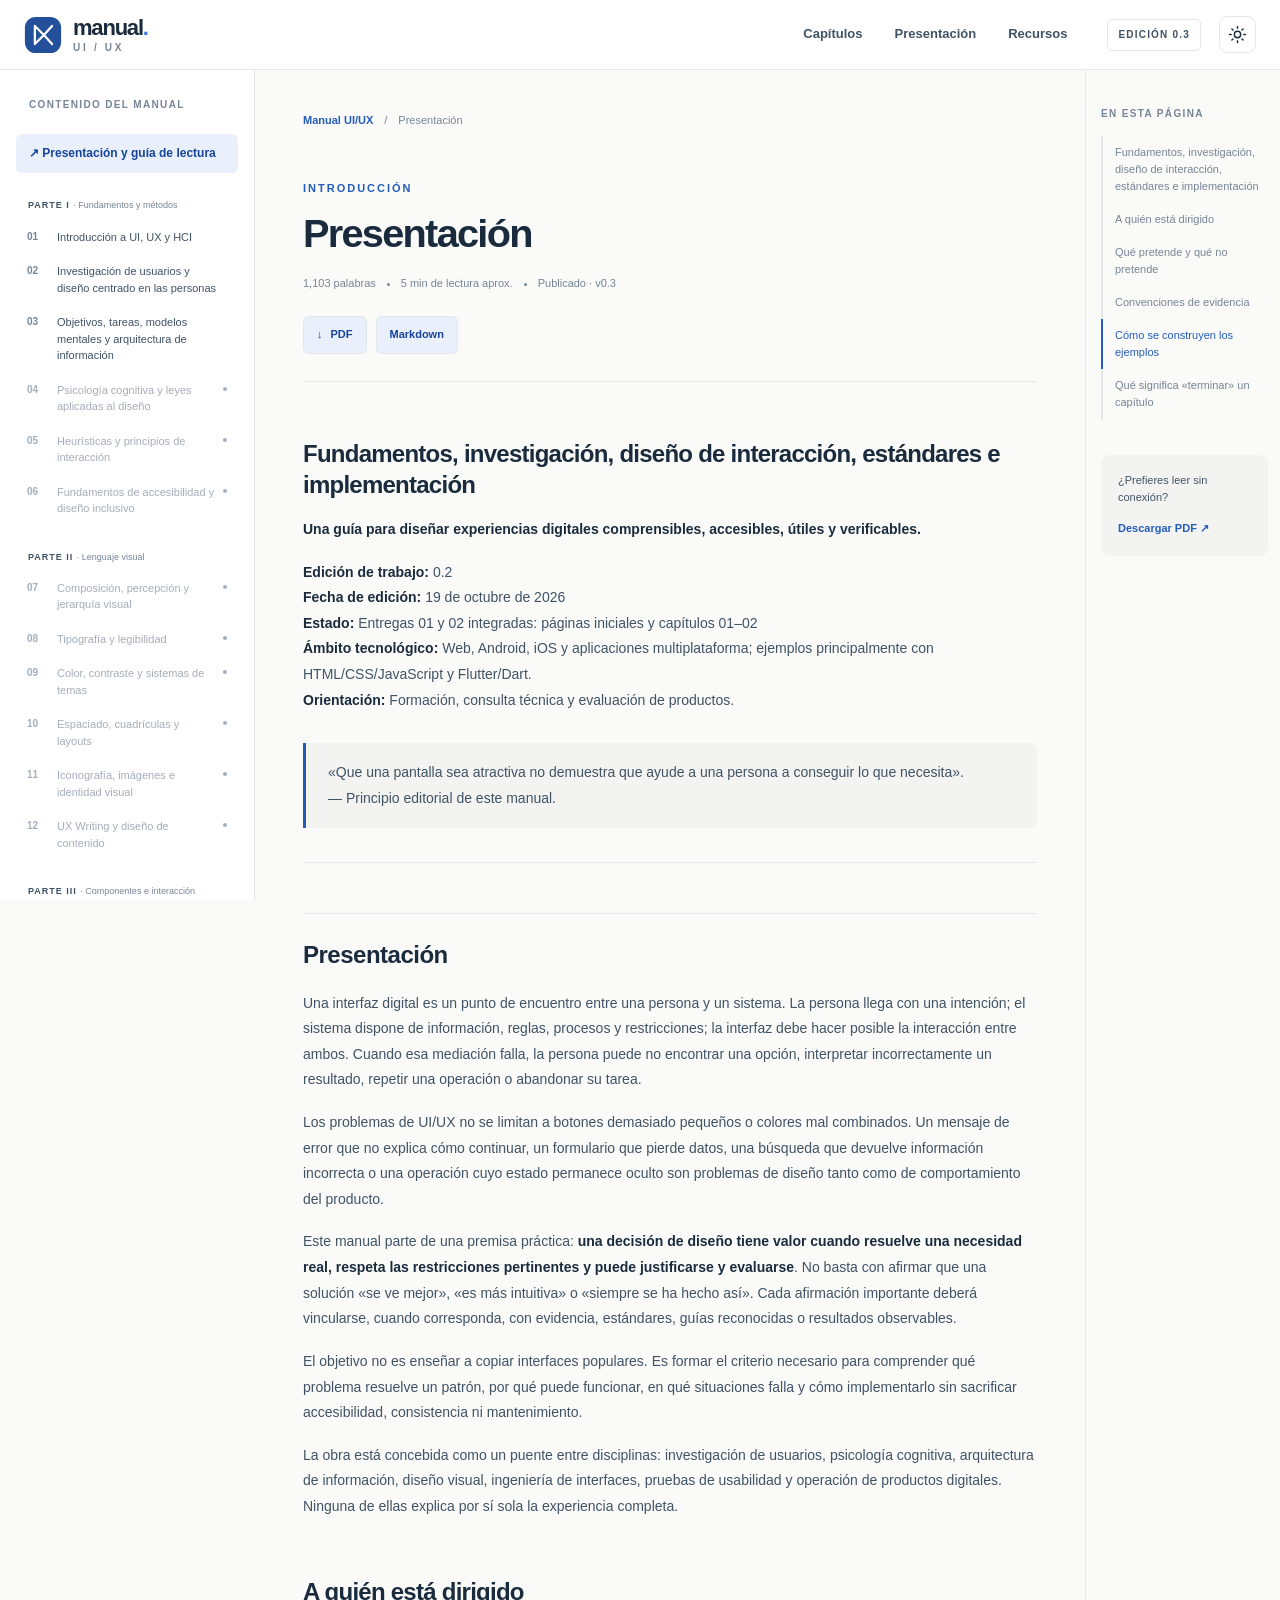
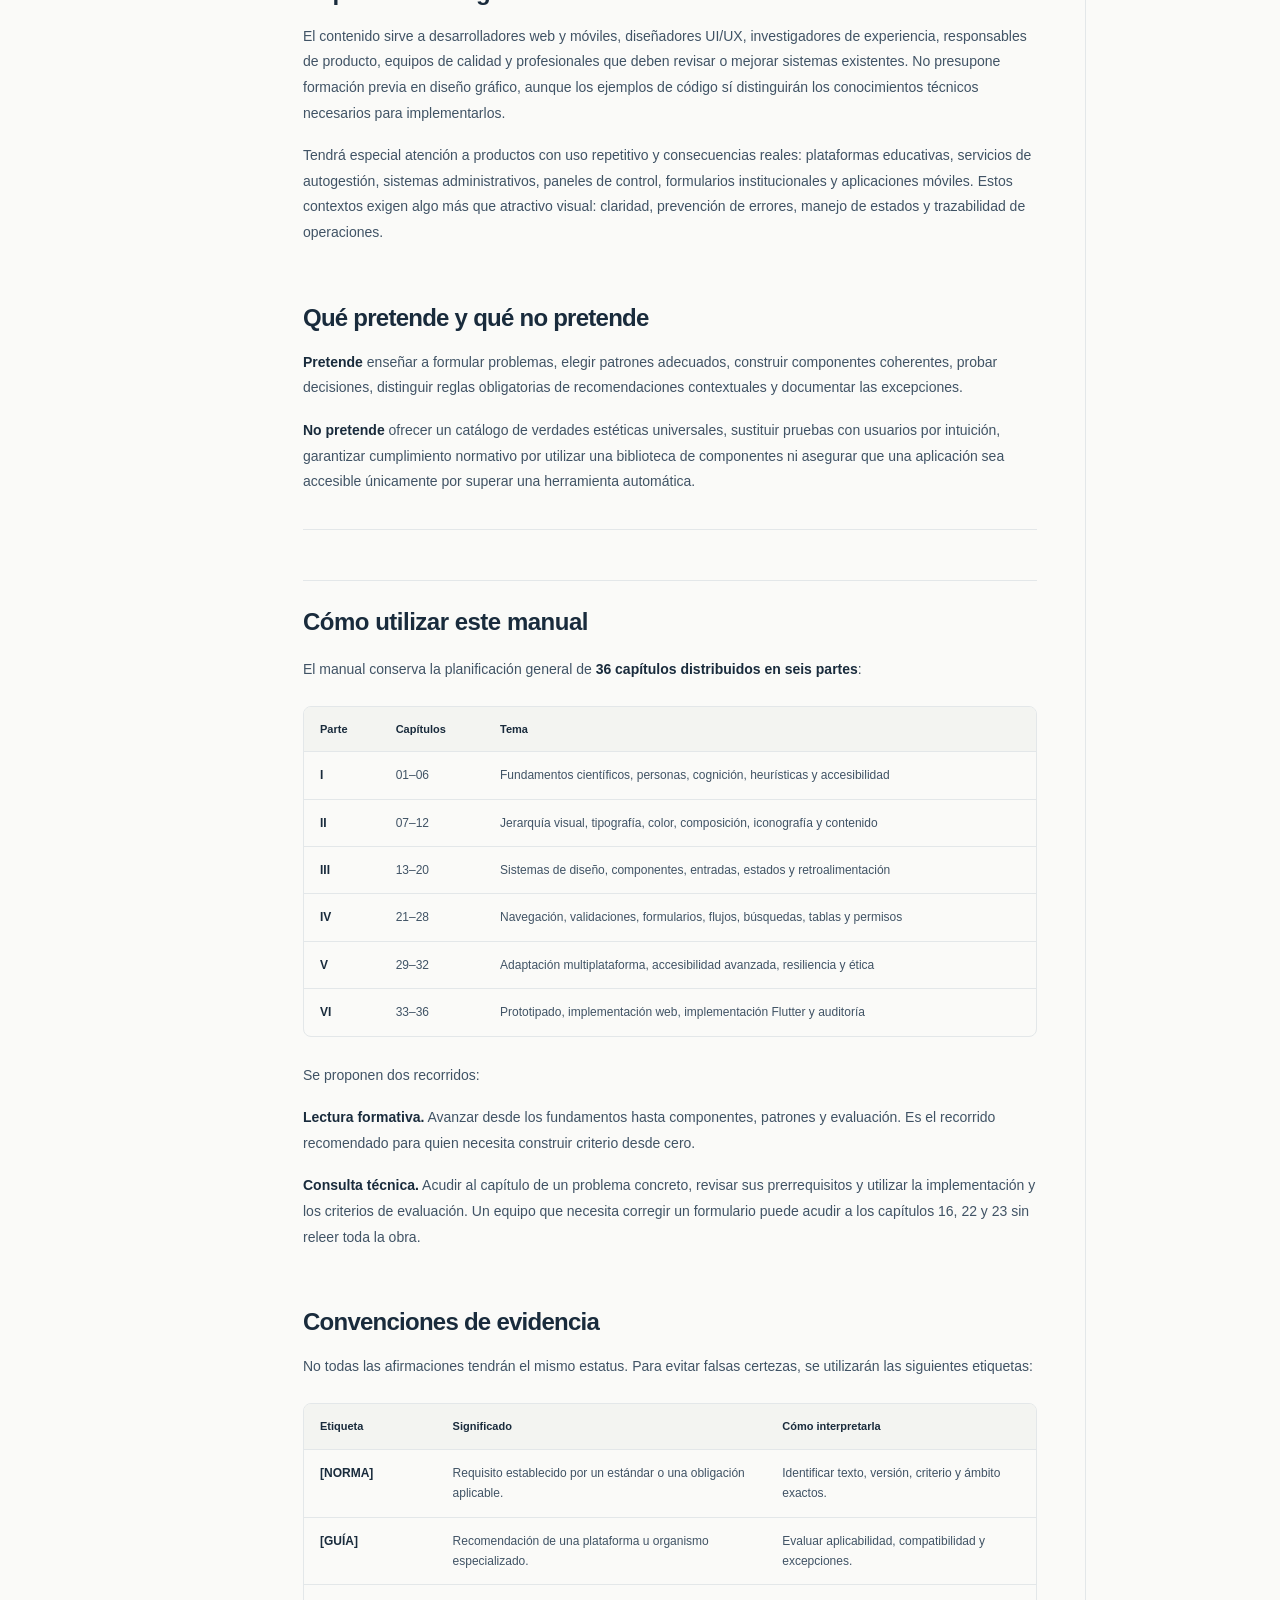
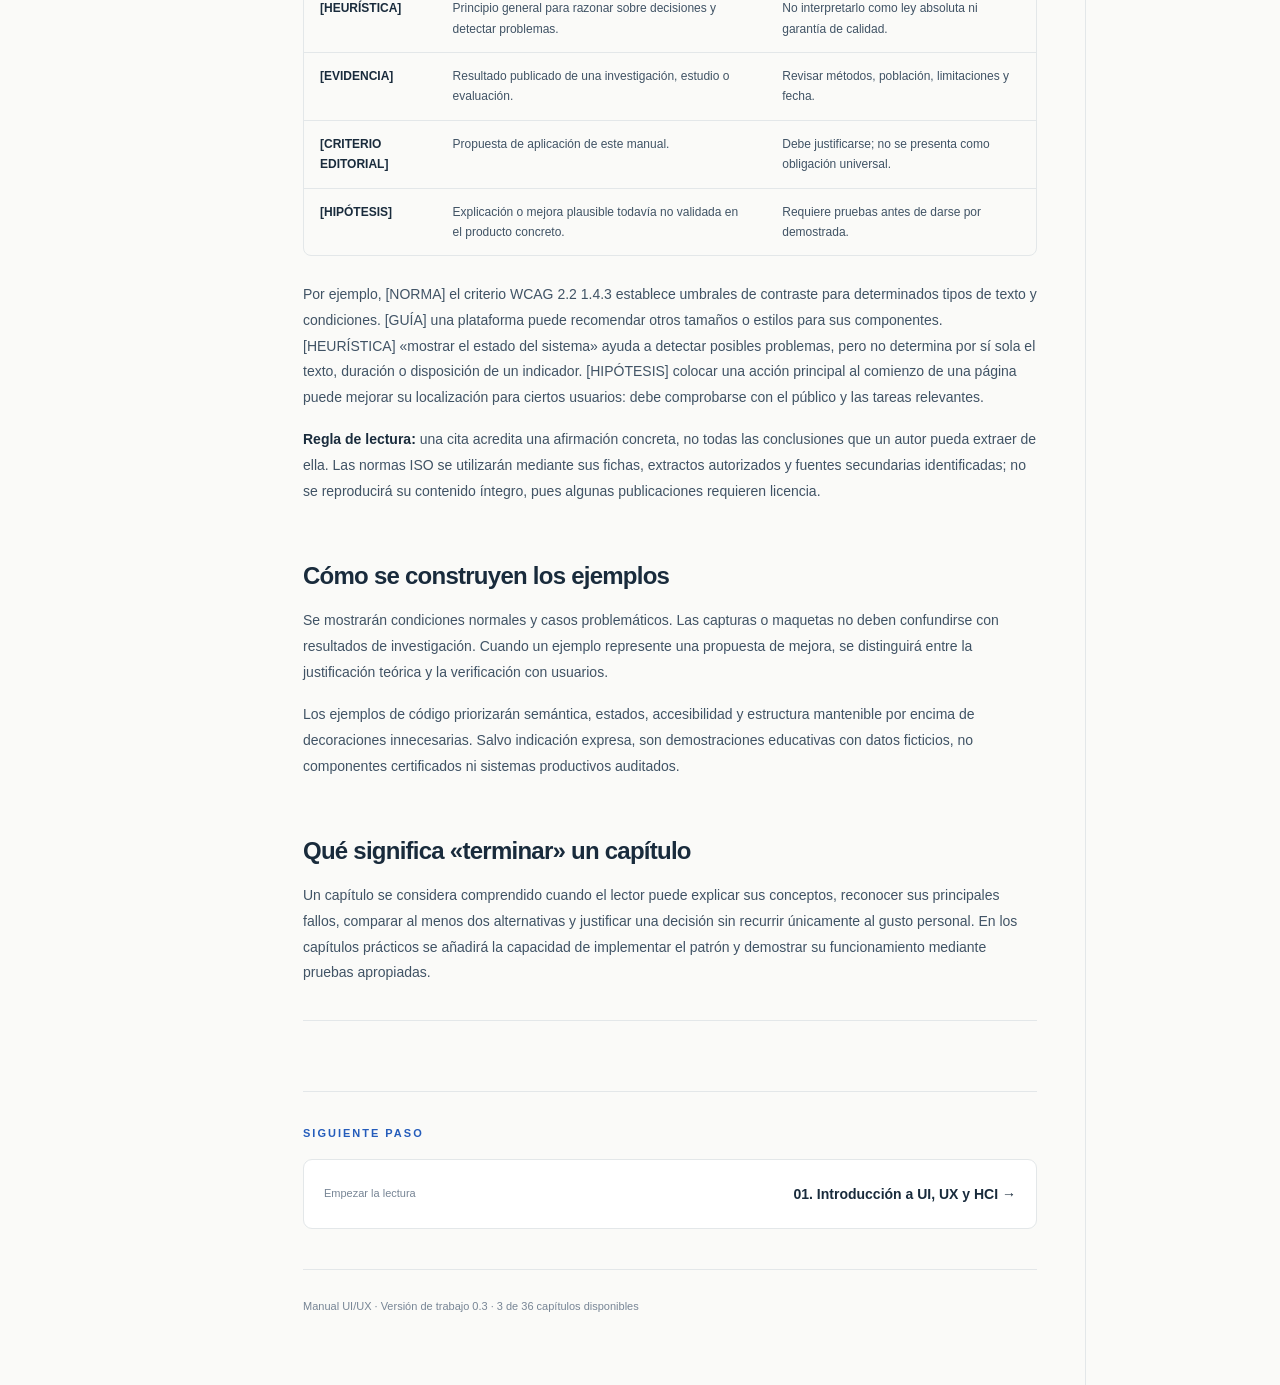
<file: introduccion.html>
<!doctype html><html lang="es"><head><meta charset="UTF-8"><meta name="viewport" content="width=device-width, initial-scale=1"><meta name="description" content="Manual integral de UI/UX: fundamentos, investigación, estándares, componentes e implementación. Lectura en línea y PDF gratuitos."><meta name="theme-color" content="#f9f9f6"><title>Presentación — Manual UI/UX</title><link rel="stylesheet" href="assets/styles.css"></head><body class="reader-page"><a class="skip-link" href="#contenido">Saltar al contenido</a><header class="topbar">
<a class="brand" href="index.html" aria-label="Manual UI/UX, ir al inicio"><span class="brand-icon"><svg viewBox="0 0 42 42" width="40" height="40" aria-hidden="true"><rect x="1" y="1" width="40" height="40" rx="12" fill="currentColor"/><path d="M12 11v20m0-20 10 10-10 10m10-10 9-10m-9 10 9 10" fill="none" stroke="#fff" stroke-width="2.5" stroke-linecap="round" stroke-linejoin="round"/></svg></span><span class="brand-text">manual<span class="brand-period">.</span><small>UI / UX</small></span></a>
<nav class="top-links" aria-label="Navegación principal"><a href="index.html#indice" >Capítulos</a><a href="introduccion.html" aria-current=page>Presentación</a><a href="index.html#recursos">Recursos</a></nav>
<div class="top-actions"><span class="version-pill">EDICIÓN 0.3</span><button class="icon-button theme-toggle" type="button" aria-label="Alternar modo oscuro" title="Cambiar tema"><svg viewBox="0 0 24 24" width="19" height="19" fill="none" stroke="currentColor" stroke-width="1.8" stroke-linecap="round" stroke-linejoin="round"><circle cx="12" cy="12" r="4"/><path d="M12 2v2m0 16v2M4.93 4.93l1.42 1.42m11.3 11.3 1.42 1.42M2 12h2m16 0h2M4.93 19.07l1.42-1.42m11.3-11.3 1.42-1.42"/></svg></button><button class="icon-button mobile-menu" type="button" aria-expanded="false" aria-controls="reader-sidebar" aria-label="Abrir índice"><svg viewBox="0 0 24 24" width="21" height="21" fill="none" stroke="currentColor" stroke-width="2" stroke-linecap="round"><path d="M4 6h16M4 12h16M4 18h16"/></svg></button></div>
</header><div class="reading-progress" aria-hidden="true"><span id="reading-progress"></span></div>
<div class="reader-shell"><aside class="reader-sidebar" id="reader-sidebar" aria-label="Capítulos del manual"><div class="sidebar-heading">CONTENIDO DEL MANUAL</div><a class="intro-nav is-current" href="introduccion.html">↗ Presentación y guía de lectura</a><div class="sidebar-scroll"><div class="nav-group"><p class="nav-group-label">PARTE I <span>· Fundamentos y métodos</span></p><a class="nav-chapter " href="capitulos/01.html" ><span class="chapter-num">01</span><span>Introducción a UI, UX y HCI</span></a><a class="nav-chapter " href="capitulos/02.html" ><span class="chapter-num">02</span><span>Investigación de usuarios y diseño centrado en las personas</span></a><a class="nav-chapter " href="capitulos/03.html" ><span class="chapter-num">03</span><span>Objetivos, tareas, modelos mentales y arquitectura de información</span></a><div class="nav-chapter is-pending" title="Capítulo aún no publicado"><span class="chapter-num">04</span><span>Psicología cognitiva y leyes aplicadas al diseño</span><span class="small-dot" aria-hidden="true"></span></div><div class="nav-chapter is-pending" title="Capítulo aún no publicado"><span class="chapter-num">05</span><span>Heurísticas y principios de interacción</span><span class="small-dot" aria-hidden="true"></span></div><div class="nav-chapter is-pending" title="Capítulo aún no publicado"><span class="chapter-num">06</span><span>Fundamentos de accesibilidad y diseño inclusivo</span><span class="small-dot" aria-hidden="true"></span></div></div><div class="nav-group"><p class="nav-group-label">PARTE II <span>· Lenguaje visual</span></p><div class="nav-chapter is-pending" title="Capítulo aún no publicado"><span class="chapter-num">07</span><span>Composición, percepción y jerarquía visual</span><span class="small-dot" aria-hidden="true"></span></div><div class="nav-chapter is-pending" title="Capítulo aún no publicado"><span class="chapter-num">08</span><span>Tipografía y legibilidad</span><span class="small-dot" aria-hidden="true"></span></div><div class="nav-chapter is-pending" title="Capítulo aún no publicado"><span class="chapter-num">09</span><span>Color, contraste y sistemas de temas</span><span class="small-dot" aria-hidden="true"></span></div><div class="nav-chapter is-pending" title="Capítulo aún no publicado"><span class="chapter-num">10</span><span>Espaciado, cuadrículas y layouts</span><span class="small-dot" aria-hidden="true"></span></div><div class="nav-chapter is-pending" title="Capítulo aún no publicado"><span class="chapter-num">11</span><span>Iconografía, imágenes e identidad visual</span><span class="small-dot" aria-hidden="true"></span></div><div class="nav-chapter is-pending" title="Capítulo aún no publicado"><span class="chapter-num">12</span><span>UX Writing y diseño de contenido</span><span class="small-dot" aria-hidden="true"></span></div></div><div class="nav-group"><p class="nav-group-label">PARTE III <span>· Componentes e interacción</span></p><div class="nav-chapter is-pending" title="Capítulo aún no publicado"><span class="chapter-num">13</span><span>Design Systems y Design Tokens</span><span class="small-dot" aria-hidden="true"></span></div><div class="nav-chapter is-pending" title="Capítulo aún no publicado"><span class="chapter-num">14</span><span>Anatomía y comportamiento de componentes interactivos</span><span class="small-dot" aria-hidden="true"></span></div><div class="nav-chapter is-pending" title="Capítulo aún no publicado"><span class="chapter-num">15</span><span>Botones, enlaces y controles de acción</span><span class="small-dot" aria-hidden="true"></span></div><div class="nav-chapter is-pending" title="Capítulo aún no publicado"><span class="chapter-num">16</span><span>Inputs y entrada de texto</span><span class="small-dot" aria-hidden="true"></span></div><div class="nav-chapter is-pending" title="Capítulo aún no publicado"><span class="chapter-num">17</span><span>Controles de selección y elección</span><span class="small-dot" aria-hidden="true"></span></div><div class="nav-chapter is-pending" title="Capítulo aún no publicado"><span class="chapter-num">18</span><span>Inputs especializados y captura avanzada</span><span class="small-dot" aria-hidden="true"></span></div><div class="nav-chapter is-pending" title="Capítulo aún no publicado"><span class="chapter-num">19</span><span>Estados, feedback, errores y animación</span><span class="small-dot" aria-hidden="true"></span></div><div class="nav-chapter is-pending" title="Capítulo aún no publicado"><span class="chapter-num">20</span><span>Diálogos, popovers, tooltips y notificaciones</span><span class="small-dot" aria-hidden="true"></span></div></div><div class="nav-group"><p class="nav-group-label">PARTE IV <span>· Patrones y experiencias</span></p><div class="nav-chapter is-pending" title="Capítulo aún no publicado"><span class="chapter-num">21</span><span>Navegación y orientación</span><span class="small-dot" aria-hidden="true"></span></div><div class="nav-chapter is-pending" title="Capítulo aún no publicado"><span class="chapter-num">22</span><span>Validaciones y recuperación de errores</span><span class="small-dot" aria-hidden="true"></span></div><div class="nav-chapter is-pending" title="Capítulo aún no publicado"><span class="chapter-num">23</span><span>Diseño integral de formularios</span><span class="small-dot" aria-hidden="true"></span></div><div class="nav-chapter is-pending" title="Capítulo aún no publicado"><span class="chapter-num">24</span><span>Formularios multipaso y flujos complejos</span><span class="small-dot" aria-hidden="true"></span></div><div class="nav-chapter is-pending" title="Capítulo aún no publicado"><span class="chapter-num">25</span><span>Búsqueda, filtrado y ordenamiento</span><span class="small-dot" aria-hidden="true"></span></div><div class="nav-chapter is-pending" title="Capítulo aún no publicado"><span class="chapter-num">26</span><span>Listas, tablas y datos densos</span><span class="small-dot" aria-hidden="true"></span></div><div class="nav-chapter is-pending" title="Capítulo aún no publicado"><span class="chapter-num">27</span><span>Visualización de datos y dashboards</span><span class="small-dot" aria-hidden="true"></span></div><div class="nav-chapter is-pending" title="Capítulo aún no publicado"><span class="chapter-num">28</span><span>Autenticación, permisos y consentimiento</span><span class="small-dot" aria-hidden="true"></span></div></div><div class="nav-group"><p class="nav-group-label">PARTE V <span>· Calidad transversal</span></p><div class="nav-chapter is-pending" title="Capítulo aún no publicado"><span class="chapter-num">29</span><span>Diseño responsive y adaptive</span><span class="small-dot" aria-hidden="true"></span></div><div class="nav-chapter is-pending" title="Capítulo aún no publicado"><span class="chapter-num">30</span><span>Convenciones de Android, iOS, web y escritorio</span><span class="small-dot" aria-hidden="true"></span></div><div class="nav-chapter is-pending" title="Capítulo aún no publicado"><span class="chapter-num">31</span><span>Accesibilidad avanzada y tecnologías asistivas</span><span class="small-dot" aria-hidden="true"></span></div><div class="nav-chapter is-pending" title="Capítulo aún no publicado"><span class="chapter-num">32</span><span>Rendimiento percibido, resiliencia, confianza y ética</span><span class="small-dot" aria-hidden="true"></span></div></div><div class="nav-group"><p class="nav-group-label">PARTE VI <span>· Implementación y evaluación</span></p><div class="nav-chapter is-pending" title="Capítulo aún no publicado"><span class="chapter-num">33</span><span>Wireframes, prototipos e investigación evaluativa</span><span class="small-dot" aria-hidden="true"></span></div><div class="nav-chapter is-pending" title="Capítulo aún no publicado"><span class="chapter-num">34</span><span>Implementación de UI/UX en la web</span><span class="small-dot" aria-hidden="true"></span></div><div class="nav-chapter is-pending" title="Capítulo aún no publicado"><span class="chapter-num">35</span><span>Implementación de UI/UX con Flutter</span><span class="small-dot" aria-hidden="true"></span></div><div class="nav-chapter is-pending" title="Capítulo aún no publicado"><span class="chapter-num">36</span><span>Auditoría, métricas y evolución del diseño</span><span class="small-dot" aria-hidden="true"></span></div></div></div></aside>
<main id="contenido" class="reader-main"><div class="reader-crumb"><a href="index.html">Manual UI/UX</a><span aria-hidden="true">/</span><span>Presentación</span></div><div class="article-header"><span class="eyebrow">INTRODUCCIÓN</span><div class="reader-title"><h1>Presentación</h1></div><div class="article-meta"><span>1,103 palabras</span><span class="meta-sep"></span><span>5 min de lectura aprox.</span><span class="meta-sep"></span><span>Publicado · v0.3</span></div><div class="chapter-tools"><a class="pill-action" href="pdf/manual-uiux-v0.3.pdf" download><span aria-hidden="true">↓</span> PDF</a><a class="pill-action" href="fuentes/introduccion.md" download>Markdown</a></div></div><article class="prose" data-article><h1 class="chapter-heading" id="manual-integral-de-diseno-ui-ux">MANUAL INTEGRAL DE DISEÑO UI/UX</h1>
<h2 id="fundamentos-investigacion-diseno-de-interaccion-estandares-e-implementacion">Fundamentos, investigación, diseño de interacción, estándares e implementación</h2>
<p><strong>Una guía para diseñar experiencias digitales comprensibles, accesibles, útiles y verificables.</strong></p>
<p><strong>Edición de trabajo:</strong> 0.2<br/>
<strong>Fecha de edición:</strong> 19 de octubre de 2026<br/>
<strong>Estado:</strong> Entregas 01 y 02 integradas: páginas iniciales y capítulos 01–02<br/>
<strong>Ámbito tecnológico:</strong> Web, Android, iOS y aplicaciones multiplataforma; ejemplos principalmente con HTML/CSS/JavaScript y Flutter/Dart.<br/>
<strong>Orientación:</strong> Formación, consulta técnica y evaluación de productos.</p>
<blockquote>
<p>«Que una pantalla sea atractiva no demuestra que ayude a una persona a conseguir lo que necesita».<br/>
— Principio editorial de este manual.</p>
</blockquote>
<hr/>
<h1 class="chapter-heading" id="presentacion">Presentación</h1>
<p>Una interfaz digital es un punto de encuentro entre una persona y un sistema. La persona llega con una intención; el sistema dispone de información, reglas, procesos y restricciones; la interfaz debe hacer posible la interacción entre ambos. Cuando esa mediación falla, la persona puede no encontrar una opción, interpretar incorrectamente un resultado, repetir una operación o abandonar su tarea.</p>
<p>Los problemas de UI/UX no se limitan a botones demasiado pequeños o colores mal combinados. Un mensaje de error que no explica cómo continuar, un formulario que pierde datos, una búsqueda que devuelve información incorrecta o una operación cuyo estado permanece oculto son problemas de diseño tanto como de comportamiento del producto.</p>
<p>Este manual parte de una premisa práctica: <strong>una decisión de diseño tiene valor cuando resuelve una necesidad real, respeta las restricciones pertinentes y puede justificarse y evaluarse</strong>. No basta con afirmar que una solución «se ve mejor», «es más intuitiva» o «siempre se ha hecho así». Cada afirmación importante deberá vincularse, cuando corresponda, con evidencia, estándares, guías reconocidas o resultados observables.</p>
<p>El objetivo no es enseñar a copiar interfaces populares. Es formar el criterio necesario para comprender qué problema resuelve un patrón, por qué puede funcionar, en qué situaciones falla y cómo implementarlo sin sacrificar accesibilidad, consistencia ni mantenimiento.</p>
<p>La obra está concebida como un puente entre disciplinas: investigación de usuarios, psicología cognitiva, arquitectura de información, diseño visual, ingeniería de interfaces, pruebas de usabilidad y operación de productos digitales. Ninguna de ellas explica por sí sola la experiencia completa.</p>
<h2 id="a-quien-esta-dirigido">A quién está dirigido</h2>
<p>El contenido sirve a desarrolladores web y móviles, diseñadores UI/UX, investigadores de experiencia, responsables de producto, equipos de calidad y profesionales que deben revisar o mejorar sistemas existentes. No presupone formación previa en diseño gráfico, aunque los ejemplos de código sí distinguirán los conocimientos técnicos necesarios para implementarlos.</p>
<p>Tendrá especial atención a productos con uso repetitivo y consecuencias reales: plataformas educativas, servicios de autogestión, sistemas administrativos, paneles de control, formularios institucionales y aplicaciones móviles. Estos contextos exigen algo más que atractivo visual: claridad, prevención de errores, manejo de estados y trazabilidad de operaciones.</p>
<h2 id="que-pretende-y-que-no-pretende">Qué pretende y qué no pretende</h2>
<p><strong>Pretende</strong> enseñar a formular problemas, elegir patrones adecuados, construir componentes coherentes, probar decisiones, distinguir reglas obligatorias de recomendaciones contextuales y documentar las excepciones.</p>
<p><strong>No pretende</strong> ofrecer un catálogo de verdades estéticas universales, sustituir pruebas con usuarios por intuición, garantizar cumplimiento normativo por utilizar una biblioteca de componentes ni asegurar que una aplicación sea accesible únicamente por superar una herramienta automática.</p>
<hr/>
<h1 class="chapter-heading" id="como-utilizar-este-manual">Cómo utilizar este manual</h1>
<p>El manual conserva la planificación general de <strong>36 capítulos distribuidos en seis partes</strong>:</p>
<div aria-label="Tabla desplazable horizontalmente" class="table-scroller" role="region" tabindex="0"><table>
<thead>
<tr>
<th>Parte</th>
<th>Capítulos</th>
<th>Tema</th>
</tr>
</thead>
<tbody>
<tr>
<td>I</td>
<td>01–06</td>
<td>Fundamentos científicos, personas, cognición, heurísticas y accesibilidad</td>
</tr>
<tr>
<td>II</td>
<td>07–12</td>
<td>Jerarquía visual, tipografía, color, composición, iconografía y contenido</td>
</tr>
<tr>
<td>III</td>
<td>13–20</td>
<td>Sistemas de diseño, componentes, entradas, estados y retroalimentación</td>
</tr>
<tr>
<td>IV</td>
<td>21–28</td>
<td>Navegación, validaciones, formularios, flujos, búsquedas, tablas y permisos</td>
</tr>
<tr>
<td>V</td>
<td>29–32</td>
<td>Adaptación multiplataforma, accesibilidad avanzada, resiliencia y ética</td>
</tr>
<tr>
<td>VI</td>
<td>33–36</td>
<td>Prototipado, implementación web, implementación Flutter y auditoría</td>
</tr>
</tbody>
</table></div>
<p>Se proponen dos recorridos:</p>
<p><strong>Lectura formativa.</strong> Avanzar desde los fundamentos hasta componentes, patrones y evaluación. Es el recorrido recomendado para quien necesita construir criterio desde cero.</p>
<p><strong>Consulta técnica.</strong> Acudir al capítulo de un problema concreto, revisar sus prerrequisitos y utilizar la implementación y los criterios de evaluación. Un equipo que necesita corregir un formulario puede acudir a los capítulos 16, 22 y 23 sin releer toda la obra.</p>
<h2 id="convenciones-de-evidencia">Convenciones de evidencia</h2>
<p>No todas las afirmaciones tendrán el mismo estatus. Para evitar falsas certezas, se utilizarán las siguientes etiquetas:</p>
<div aria-label="Tabla desplazable horizontalmente" class="table-scroller" role="region" tabindex="0"><table>
<thead>
<tr>
<th>Etiqueta</th>
<th>Significado</th>
<th>Cómo interpretarla</th>
</tr>
</thead>
<tbody>
<tr>
<td><strong>[NORMA]</strong></td>
<td>Requisito establecido por un estándar o una obligación aplicable.</td>
<td>Identificar texto, versión, criterio y ámbito exactos.</td>
</tr>
<tr>
<td><strong>[GUÍA]</strong></td>
<td>Recomendación de una plataforma u organismo especializado.</td>
<td>Evaluar aplicabilidad, compatibilidad y excepciones.</td>
</tr>
<tr>
<td><strong>[HEURÍSTICA]</strong></td>
<td>Principio general para razonar sobre decisiones y detectar problemas.</td>
<td>No interpretarlo como ley absoluta ni garantía de calidad.</td>
</tr>
<tr>
<td><strong>[EVIDENCIA]</strong></td>
<td>Resultado publicado de una investigación, estudio o evaluación.</td>
<td>Revisar métodos, población, limitaciones y fecha.</td>
</tr>
<tr>
<td><strong>[CRITERIO EDITORIAL]</strong></td>
<td>Propuesta de aplicación de este manual.</td>
<td>Debe justificarse; no se presenta como obligación universal.</td>
</tr>
<tr>
<td><strong>[HIPÓTESIS]</strong></td>
<td>Explicación o mejora plausible todavía no validada en el producto concreto.</td>
<td>Requiere pruebas antes de darse por demostrada.</td>
</tr>
</tbody>
</table></div>
<p>Por ejemplo, [NORMA] el criterio WCAG 2.2 1.4.3 establece umbrales de contraste para determinados tipos de texto y condiciones. [GUÍA] una plataforma puede recomendar otros tamaños o estilos para sus componentes. [HEURÍSTICA] «mostrar el estado del sistema» ayuda a detectar posibles problemas, pero no determina por sí sola el texto, duración o disposición de un indicador. [HIPÓTESIS] colocar una acción principal al comienzo de una página puede mejorar su localización para ciertos usuarios: debe comprobarse con el público y las tareas relevantes.</p>
<p><strong>Regla de lectura:</strong> una cita acredita una afirmación concreta, no todas las conclusiones que un autor pueda extraer de ella. Las normas ISO se utilizarán mediante sus fichas, extractos autorizados y fuentes secundarias identificadas; no se reproducirá su contenido íntegro, pues algunas publicaciones requieren licencia.</p>
<h2 id="como-se-construyen-los-ejemplos">Cómo se construyen los ejemplos</h2>
<p>Se mostrarán condiciones normales y casos problemáticos. Las capturas o maquetas no deben confundirse con resultados de investigación. Cuando un ejemplo represente una propuesta de mejora, se distinguirá entre la justificación teórica y la verificación con usuarios.</p>
<p>Los ejemplos de código priorizarán semántica, estados, accesibilidad y estructura mantenible por encima de decoraciones innecesarias. Salvo indicación expresa, son demostraciones educativas con datos ficticios, no componentes certificados ni sistemas productivos auditados.</p>
<h2 id="que-significa-terminar-un-capitulo">Qué significa «terminar» un capítulo</h2>
<p>Un capítulo se considera comprendido cuando el lector puede explicar sus conceptos, reconocer sus principales fallos, comparar al menos dos alternativas y justificar una decisión sin recurrir únicamente al gusto personal. En los capítulos prácticos se añadirá la capacidad de implementar el patrón y demostrar su funcionamiento mediante pruebas apropiadas.</p>
<hr/>
</article><div class="end-note"><span class="eyebrow">SIGUIENTE PASO</span><a class="next-link" href="capitulos/01.html"><span>Empezar la lectura</span><strong>01. Introducción a UI, UX y HCI →</strong></a></div><footer class="reader-footer">Manual UI/UX · Versión de trabajo 0.3 · 3 de 36 capítulos disponibles</footer></main>
<aside class="reader-outline" aria-label="En esta página"><div class="outline-inner"><div class="outline-heading">EN ESTA PÁGINA</div><nav><a class="outline-item level-2" href="#fundamentos-investigacion-diseno-de-interaccion-estandares-e-implementacion">Fundamentos, investigación, diseño de interacción, estándares e implementación</a><a class="outline-item level-2" href="#a-quien-esta-dirigido">A quién está dirigido</a><a class="outline-item level-2" href="#que-pretende-y-que-no-pretende">Qué pretende y qué no pretende</a><a class="outline-item level-2" href="#convenciones-de-evidencia">Convenciones de evidencia</a><a class="outline-item level-2" href="#como-se-construyen-los-ejemplos">Cómo se construyen los ejemplos</a><a class="outline-item level-2" href="#que-significa-terminar-un-capitulo">Qué significa «terminar» un capítulo</a></nav><div class="outline-download"><p>¿Prefieres leer sin conexión?</p><a href="pdf/manual-uiux-v0.3.pdf" download>Descargar PDF ↗</a></div></div></aside></div><div class="overlay" id="nav-overlay"></div><script src="assets/site.js" defer></script></body></html>
</file>
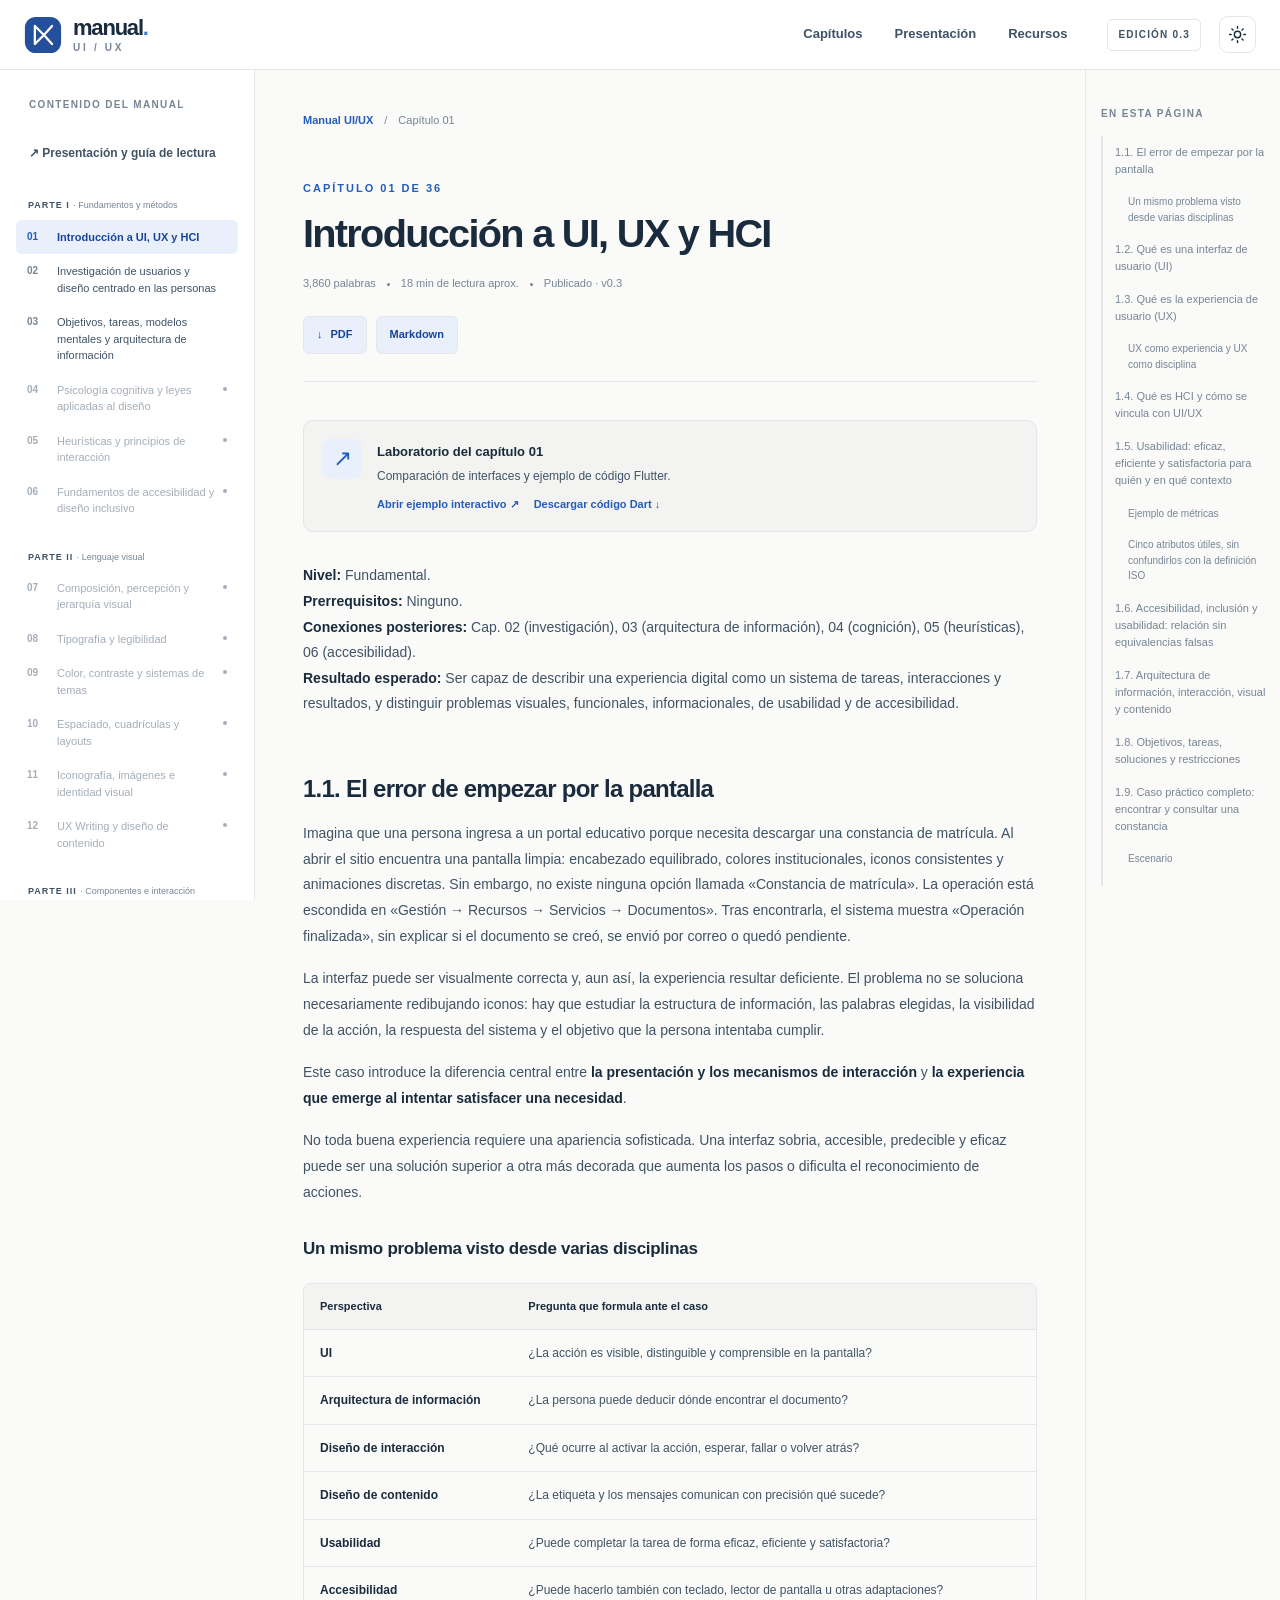
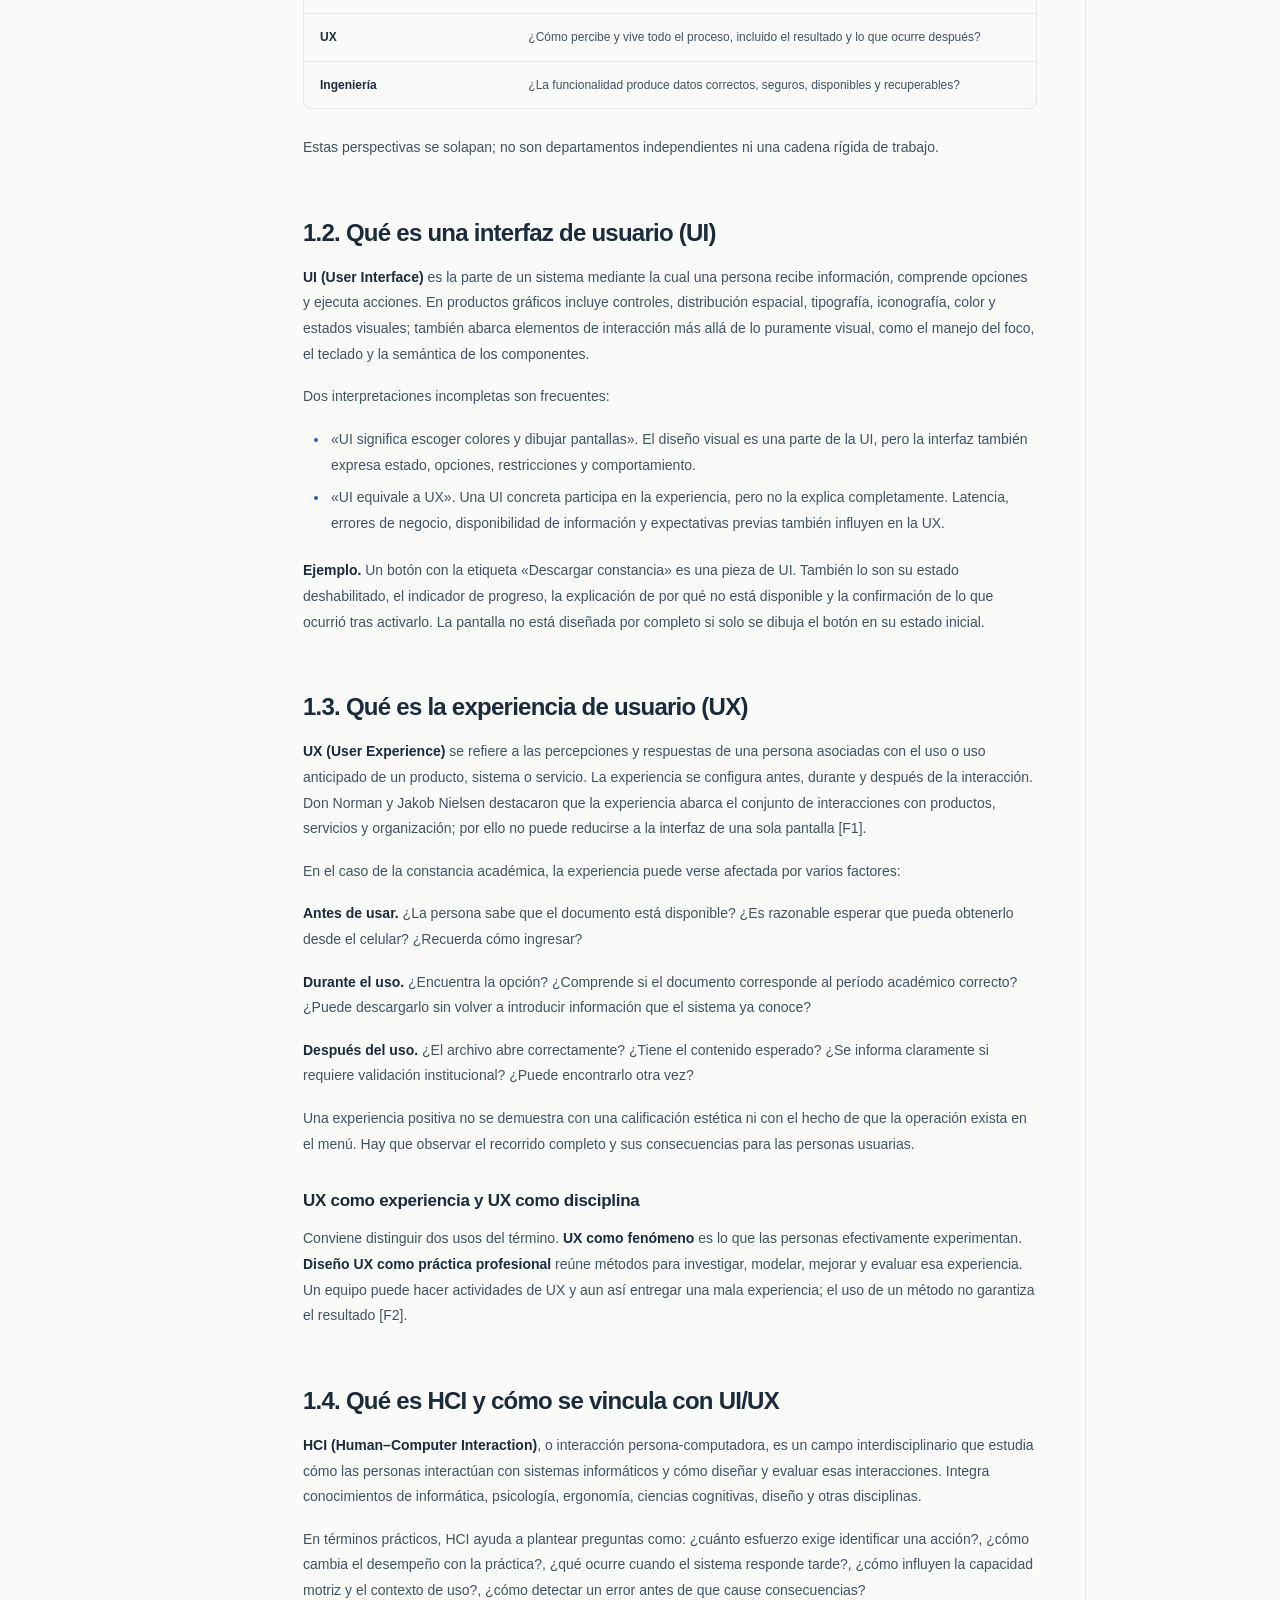
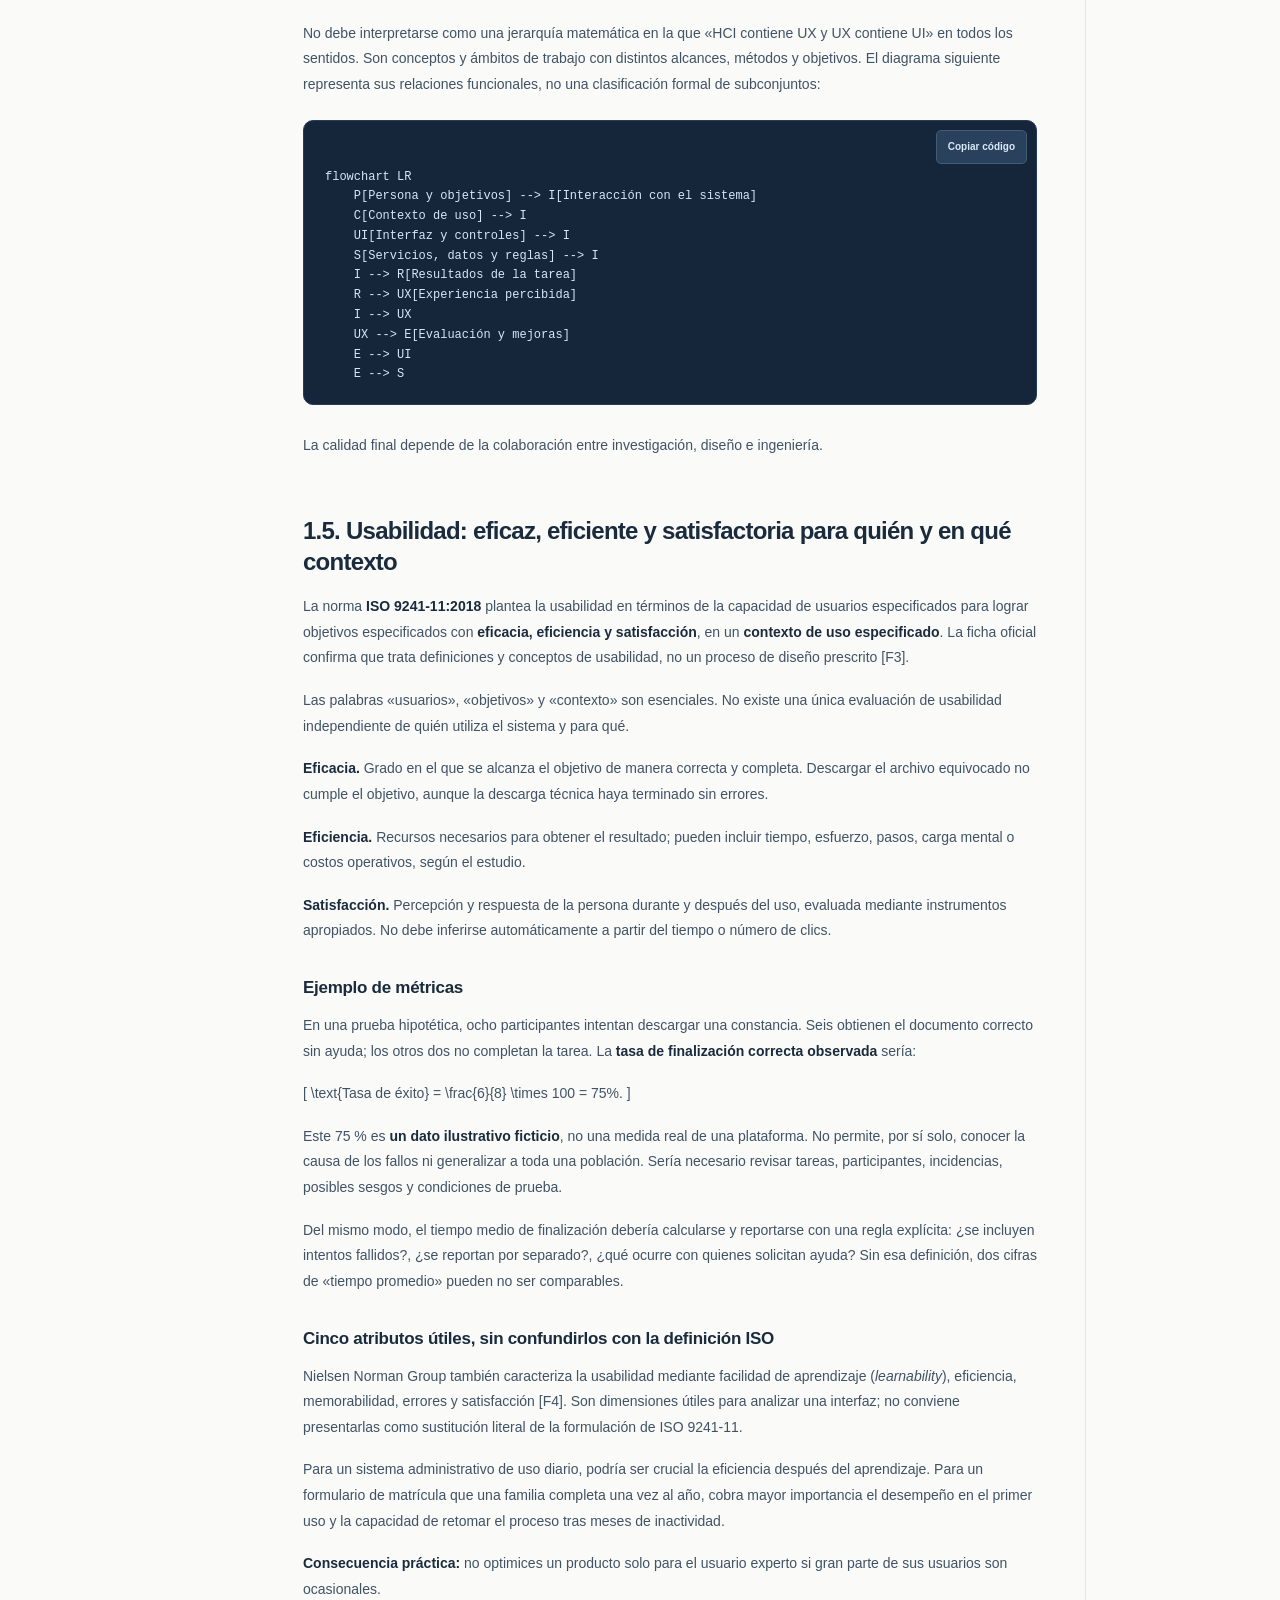
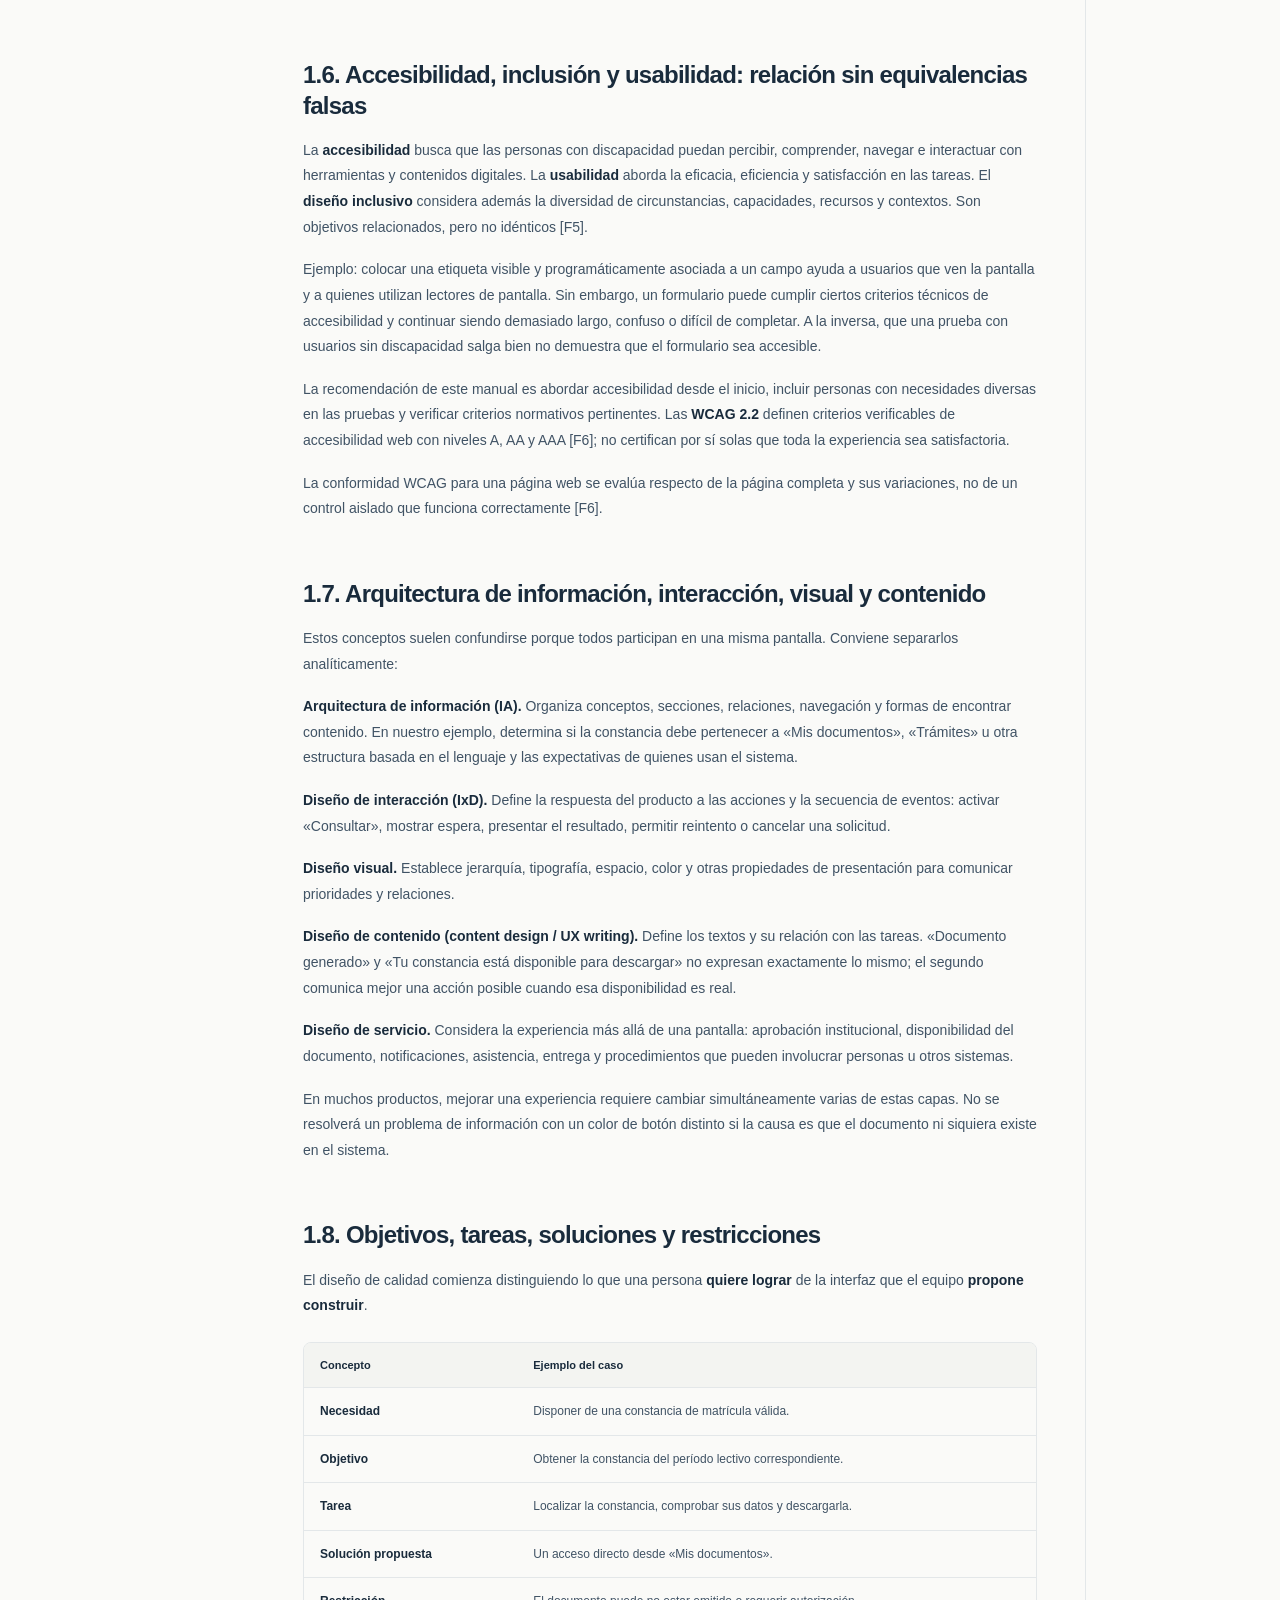
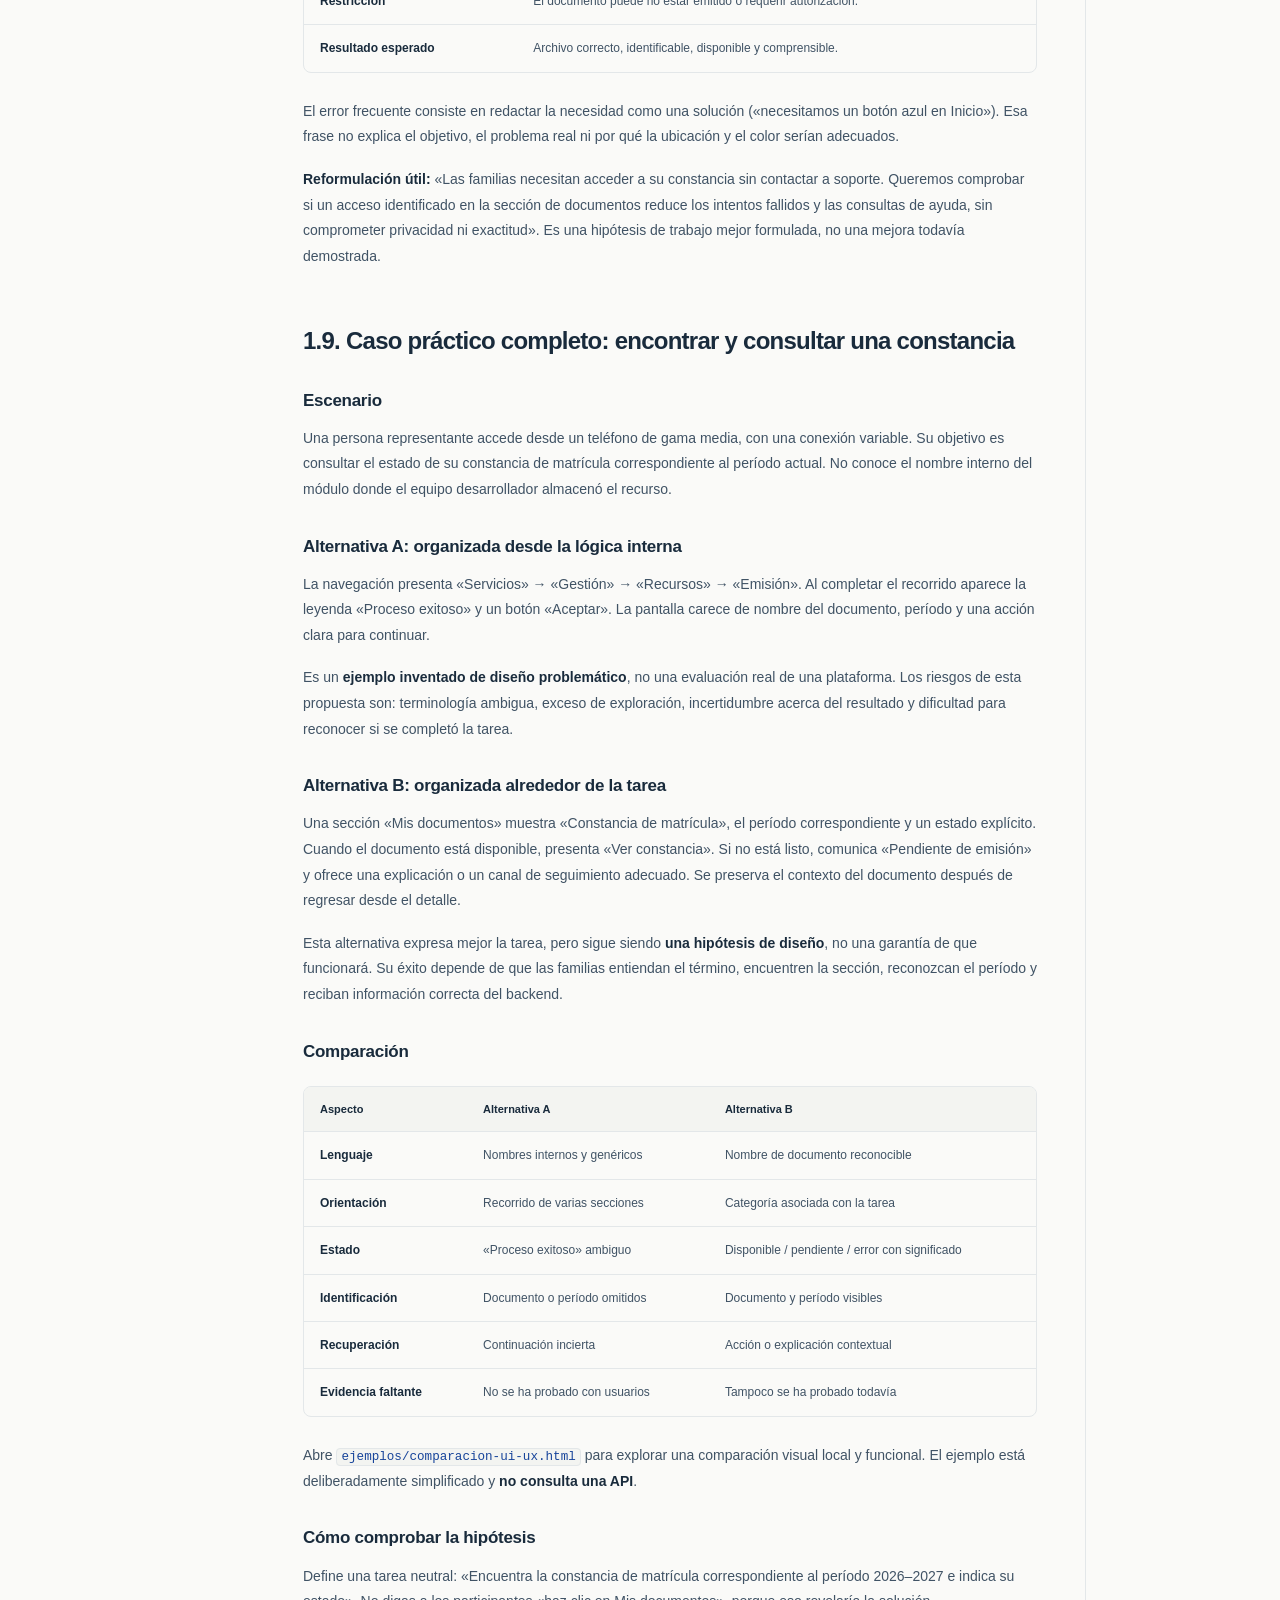
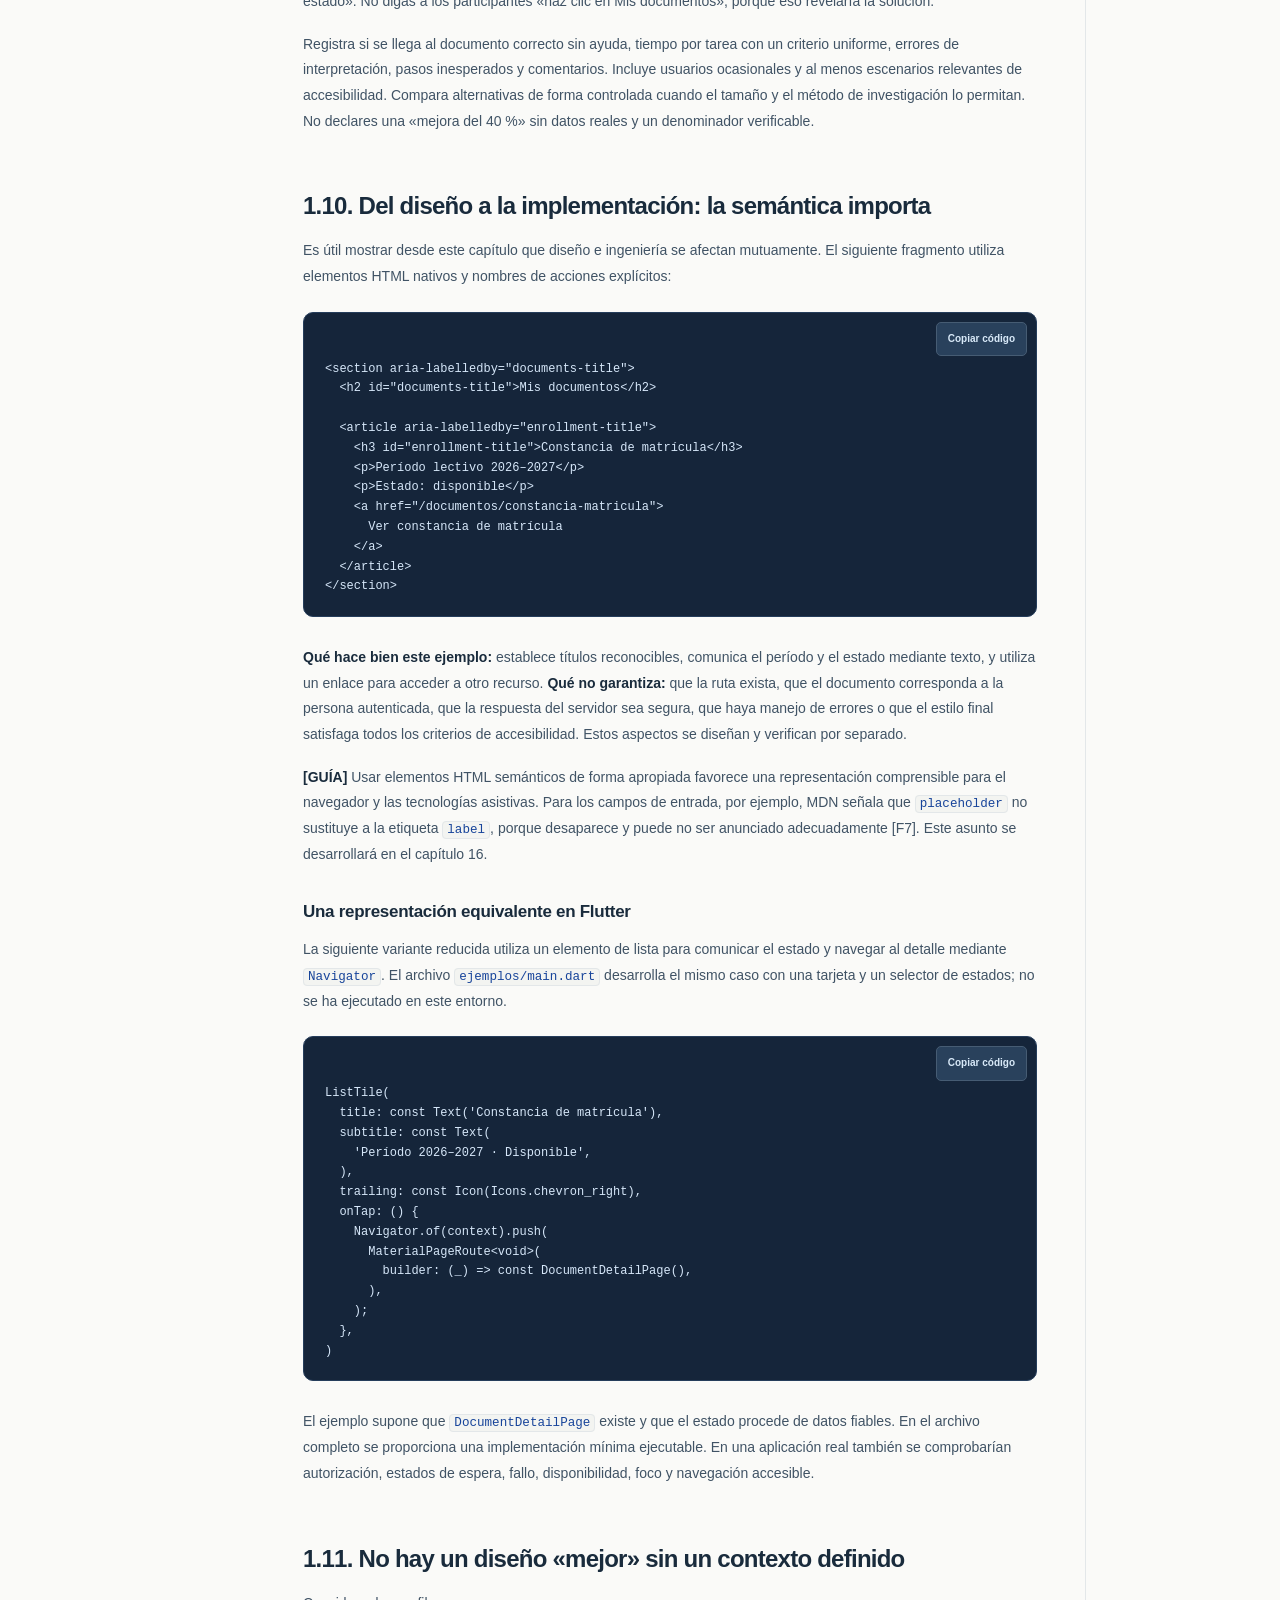
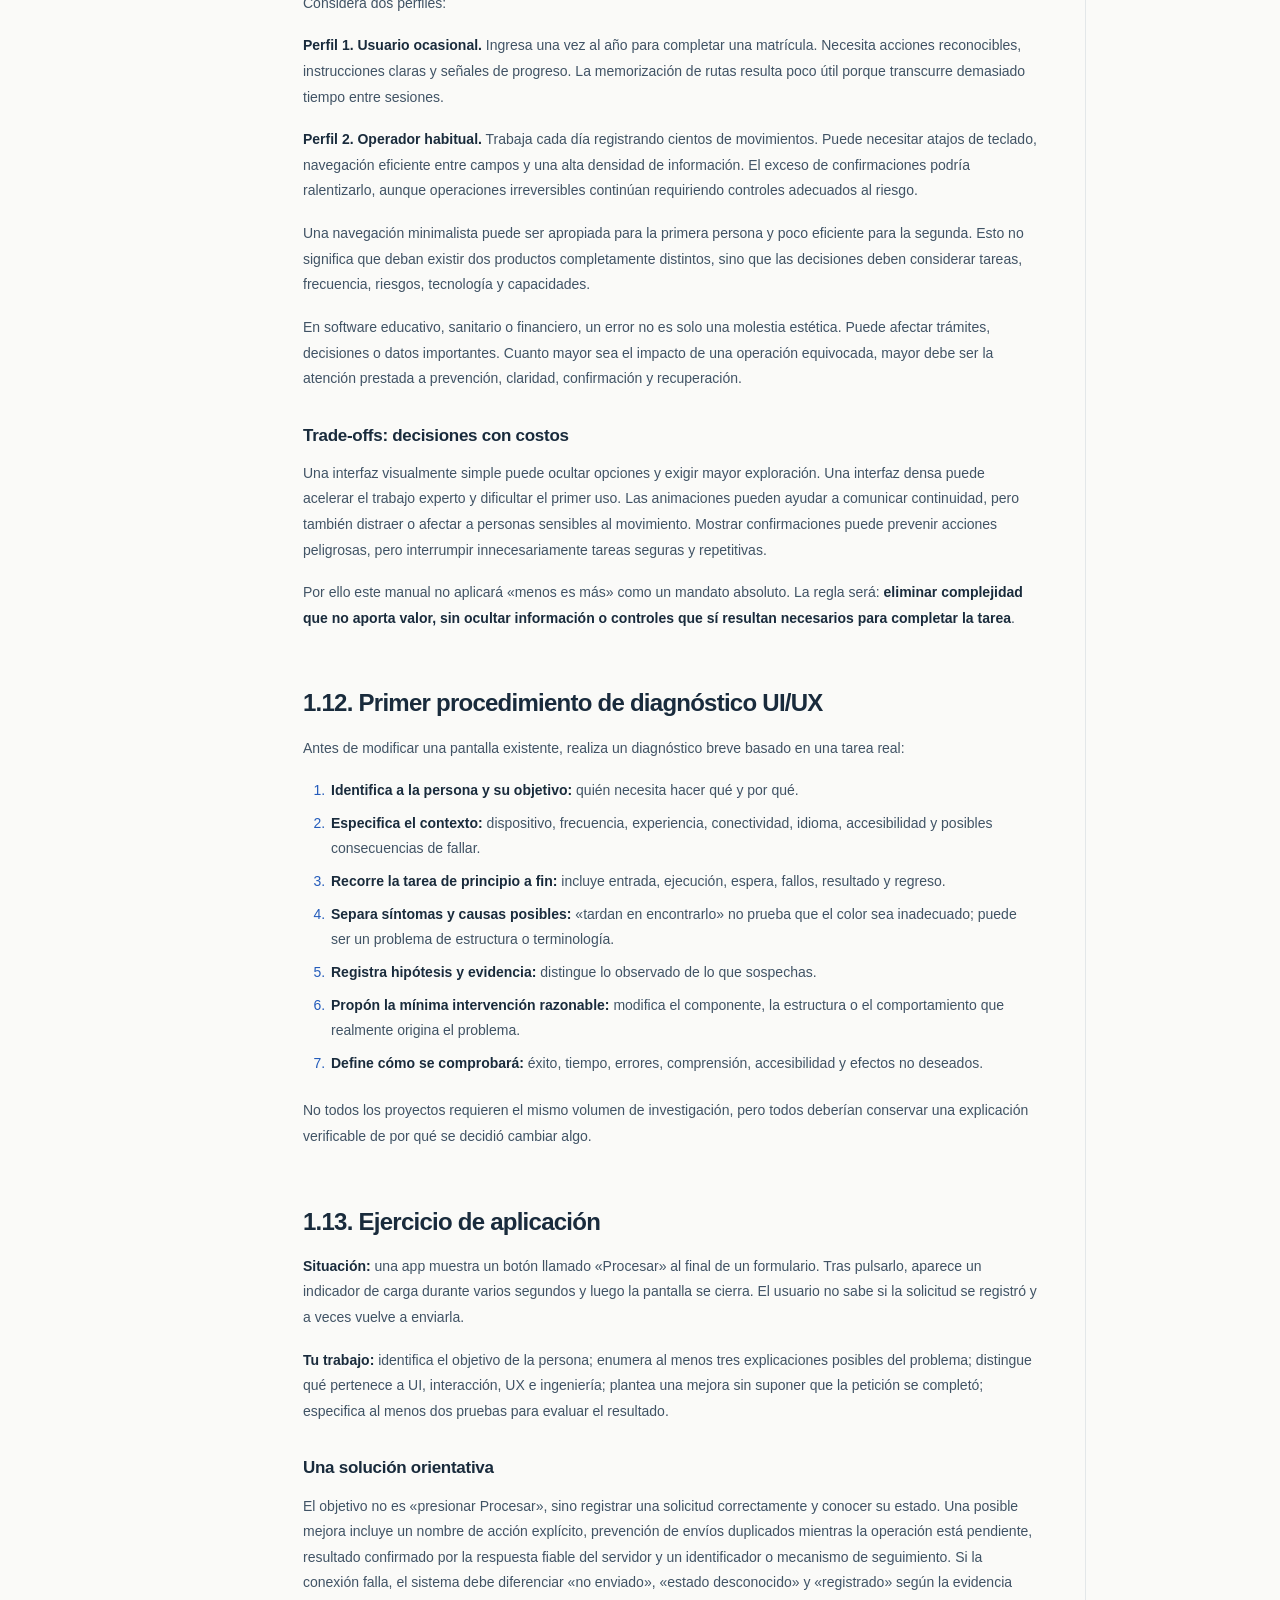
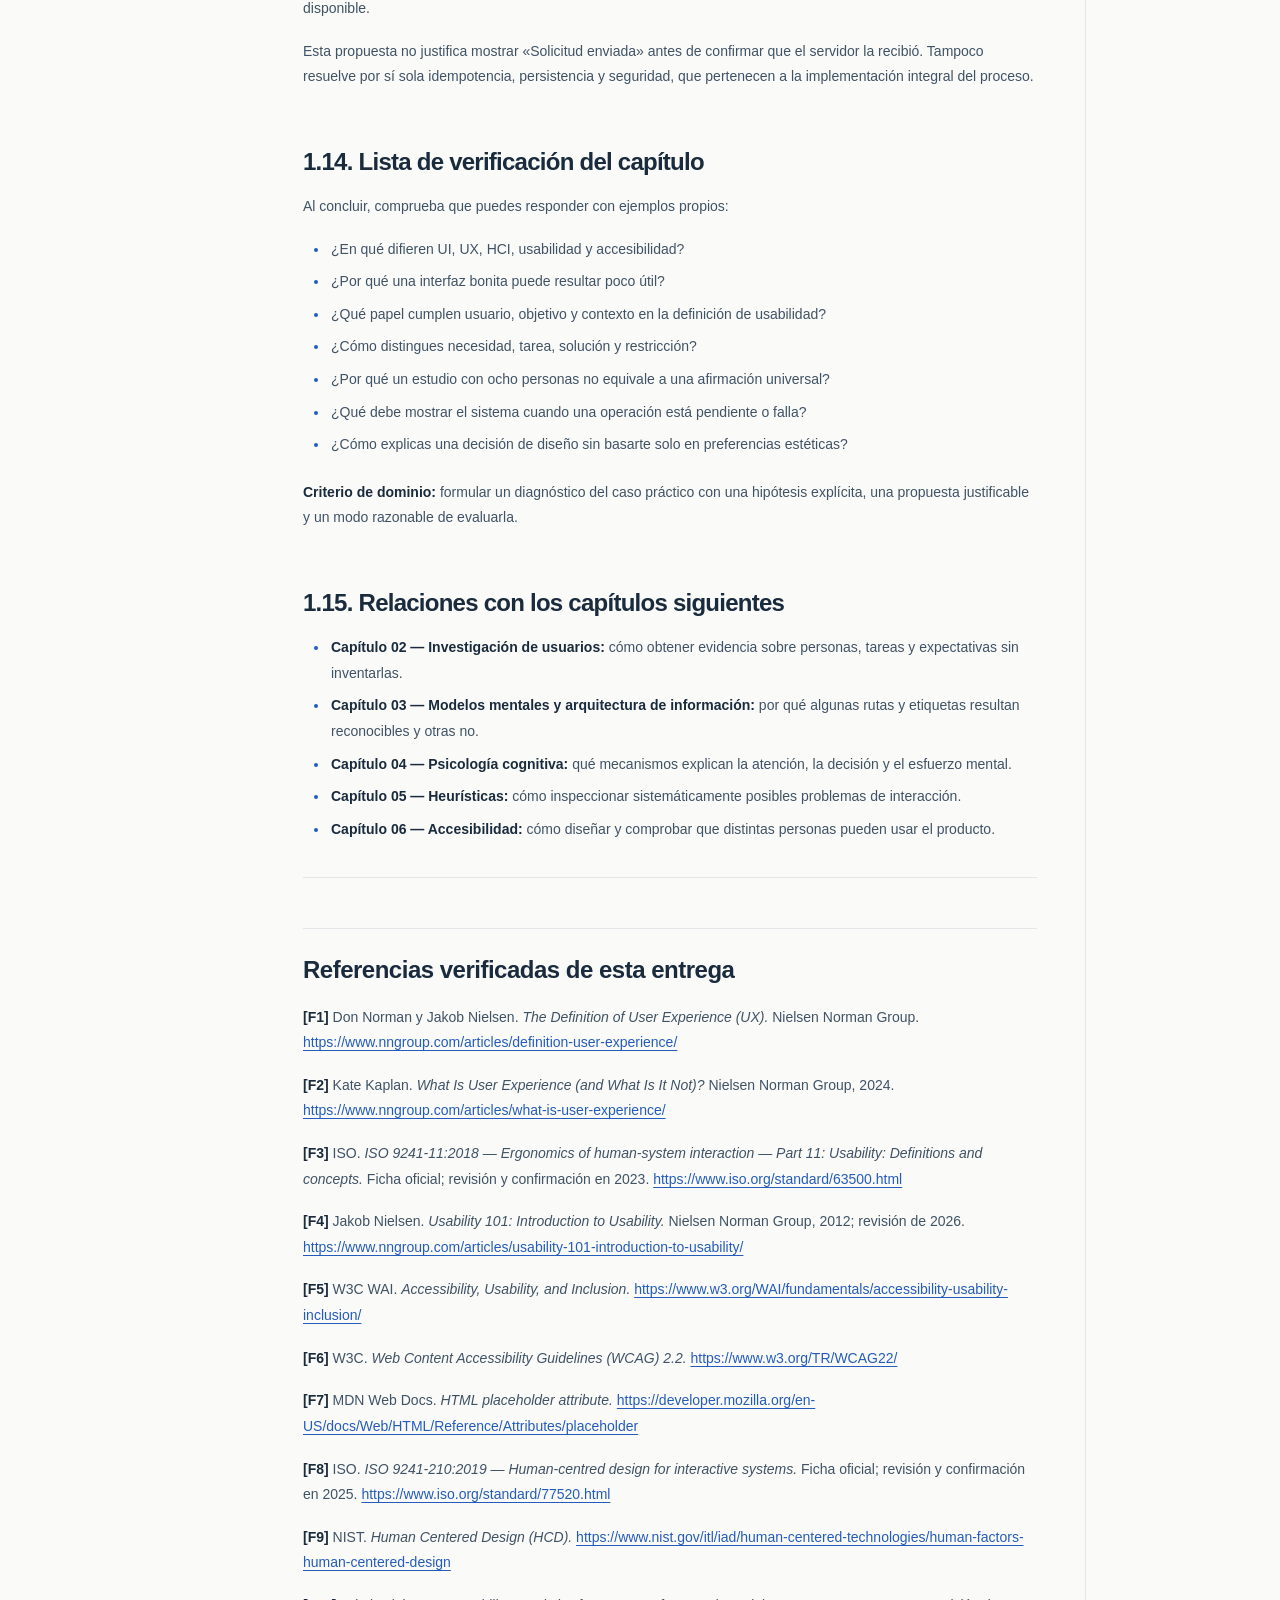
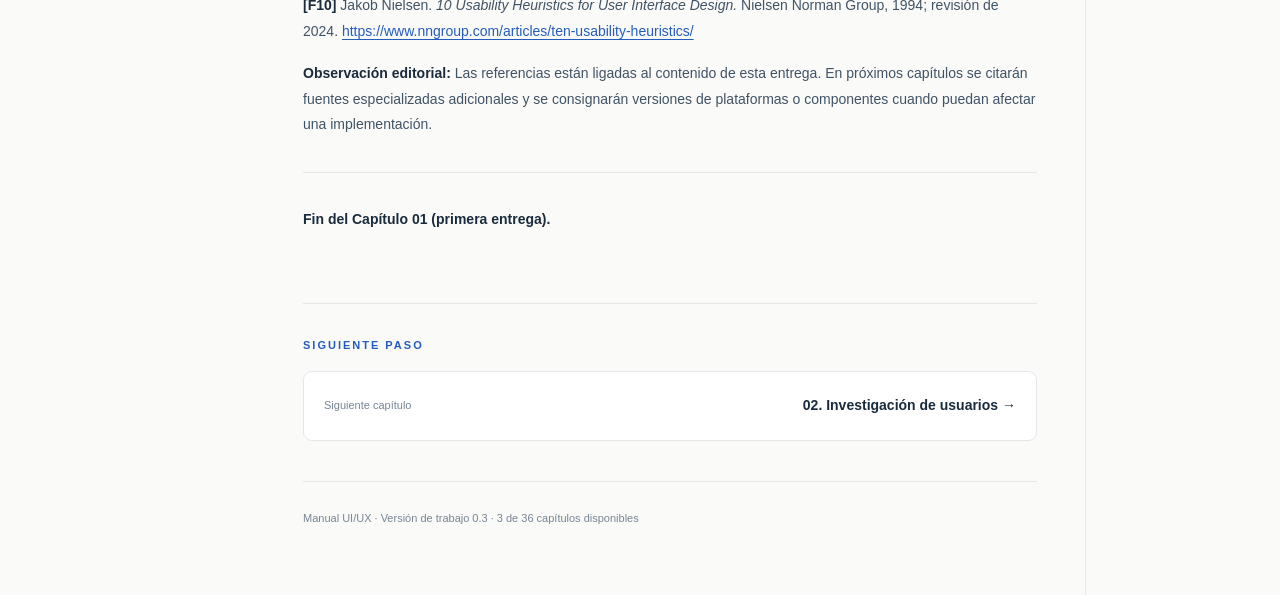
<file: capitulos/01.html>
<!doctype html><html lang="es"><head><meta charset="UTF-8"><meta name="viewport" content="width=device-width, initial-scale=1"><meta name="description" content="Manual integral de UI/UX: fundamentos, investigación, estándares, componentes e implementación. Lectura en línea y PDF gratuitos."><meta name="theme-color" content="#f9f9f6"><title>Capítulo 01 — Manual UI/UX</title><link rel="stylesheet" href="../assets/styles.css"></head><body class="reader-page"><a class="skip-link" href="#contenido">Saltar al contenido</a><header class="topbar">
<a class="brand" href="../index.html" aria-label="Manual UI/UX, ir al inicio"><span class="brand-icon"><svg viewBox="0 0 42 42" width="40" height="40" aria-hidden="true"><rect x="1" y="1" width="40" height="40" rx="12" fill="currentColor"/><path d="M12 11v20m0-20 10 10-10 10m10-10 9-10m-9 10 9 10" fill="none" stroke="#fff" stroke-width="2.5" stroke-linecap="round" stroke-linejoin="round"/></svg></span><span class="brand-text">manual<span class="brand-period">.</span><small>UI / UX</small></span></a>
<nav class="top-links" aria-label="Navegación principal"><a href="../index.html#indice" >Capítulos</a><a href="../introduccion.html" >Presentación</a><a href="../index.html#recursos">Recursos</a></nav>
<div class="top-actions"><span class="version-pill">EDICIÓN 0.3</span><button class="icon-button theme-toggle" type="button" aria-label="Alternar modo oscuro" title="Cambiar tema"><svg viewBox="0 0 24 24" width="19" height="19" fill="none" stroke="currentColor" stroke-width="1.8" stroke-linecap="round" stroke-linejoin="round"><circle cx="12" cy="12" r="4"/><path d="M12 2v2m0 16v2M4.93 4.93l1.42 1.42m11.3 11.3 1.42 1.42M2 12h2m16 0h2M4.93 19.07l1.42-1.42m11.3-11.3 1.42-1.42"/></svg></button><button class="icon-button mobile-menu" type="button" aria-expanded="false" aria-controls="reader-sidebar" aria-label="Abrir índice"><svg viewBox="0 0 24 24" width="21" height="21" fill="none" stroke="currentColor" stroke-width="2" stroke-linecap="round"><path d="M4 6h16M4 12h16M4 18h16"/></svg></button></div>
</header><div class="reading-progress" aria-hidden="true"><span id="reading-progress"></span></div>
<div class="reader-shell"><aside class="reader-sidebar" id="reader-sidebar" aria-label="Capítulos del manual"><div class="sidebar-heading">CONTENIDO DEL MANUAL</div><a class="intro-nav " href="../introduccion.html">↗ Presentación y guía de lectura</a><div class="sidebar-scroll"><div class="nav-group"><p class="nav-group-label">PARTE I <span>· Fundamentos y métodos</span></p><a class="nav-chapter is-current" href="../capitulos/01.html" aria-current=page><span class="chapter-num">01</span><span>Introducción a UI, UX y HCI</span></a><a class="nav-chapter " href="../capitulos/02.html" ><span class="chapter-num">02</span><span>Investigación de usuarios y diseño centrado en las personas</span></a><a class="nav-chapter " href="../capitulos/03.html" ><span class="chapter-num">03</span><span>Objetivos, tareas, modelos mentales y arquitectura de información</span></a><div class="nav-chapter is-pending" title="Capítulo aún no publicado"><span class="chapter-num">04</span><span>Psicología cognitiva y leyes aplicadas al diseño</span><span class="small-dot" aria-hidden="true"></span></div><div class="nav-chapter is-pending" title="Capítulo aún no publicado"><span class="chapter-num">05</span><span>Heurísticas y principios de interacción</span><span class="small-dot" aria-hidden="true"></span></div><div class="nav-chapter is-pending" title="Capítulo aún no publicado"><span class="chapter-num">06</span><span>Fundamentos de accesibilidad y diseño inclusivo</span><span class="small-dot" aria-hidden="true"></span></div></div><div class="nav-group"><p class="nav-group-label">PARTE II <span>· Lenguaje visual</span></p><div class="nav-chapter is-pending" title="Capítulo aún no publicado"><span class="chapter-num">07</span><span>Composición, percepción y jerarquía visual</span><span class="small-dot" aria-hidden="true"></span></div><div class="nav-chapter is-pending" title="Capítulo aún no publicado"><span class="chapter-num">08</span><span>Tipografía y legibilidad</span><span class="small-dot" aria-hidden="true"></span></div><div class="nav-chapter is-pending" title="Capítulo aún no publicado"><span class="chapter-num">09</span><span>Color, contraste y sistemas de temas</span><span class="small-dot" aria-hidden="true"></span></div><div class="nav-chapter is-pending" title="Capítulo aún no publicado"><span class="chapter-num">10</span><span>Espaciado, cuadrículas y layouts</span><span class="small-dot" aria-hidden="true"></span></div><div class="nav-chapter is-pending" title="Capítulo aún no publicado"><span class="chapter-num">11</span><span>Iconografía, imágenes e identidad visual</span><span class="small-dot" aria-hidden="true"></span></div><div class="nav-chapter is-pending" title="Capítulo aún no publicado"><span class="chapter-num">12</span><span>UX Writing y diseño de contenido</span><span class="small-dot" aria-hidden="true"></span></div></div><div class="nav-group"><p class="nav-group-label">PARTE III <span>· Componentes e interacción</span></p><div class="nav-chapter is-pending" title="Capítulo aún no publicado"><span class="chapter-num">13</span><span>Design Systems y Design Tokens</span><span class="small-dot" aria-hidden="true"></span></div><div class="nav-chapter is-pending" title="Capítulo aún no publicado"><span class="chapter-num">14</span><span>Anatomía y comportamiento de componentes interactivos</span><span class="small-dot" aria-hidden="true"></span></div><div class="nav-chapter is-pending" title="Capítulo aún no publicado"><span class="chapter-num">15</span><span>Botones, enlaces y controles de acción</span><span class="small-dot" aria-hidden="true"></span></div><div class="nav-chapter is-pending" title="Capítulo aún no publicado"><span class="chapter-num">16</span><span>Inputs y entrada de texto</span><span class="small-dot" aria-hidden="true"></span></div><div class="nav-chapter is-pending" title="Capítulo aún no publicado"><span class="chapter-num">17</span><span>Controles de selección y elección</span><span class="small-dot" aria-hidden="true"></span></div><div class="nav-chapter is-pending" title="Capítulo aún no publicado"><span class="chapter-num">18</span><span>Inputs especializados y captura avanzada</span><span class="small-dot" aria-hidden="true"></span></div><div class="nav-chapter is-pending" title="Capítulo aún no publicado"><span class="chapter-num">19</span><span>Estados, feedback, errores y animación</span><span class="small-dot" aria-hidden="true"></span></div><div class="nav-chapter is-pending" title="Capítulo aún no publicado"><span class="chapter-num">20</span><span>Diálogos, popovers, tooltips y notificaciones</span><span class="small-dot" aria-hidden="true"></span></div></div><div class="nav-group"><p class="nav-group-label">PARTE IV <span>· Patrones y experiencias</span></p><div class="nav-chapter is-pending" title="Capítulo aún no publicado"><span class="chapter-num">21</span><span>Navegación y orientación</span><span class="small-dot" aria-hidden="true"></span></div><div class="nav-chapter is-pending" title="Capítulo aún no publicado"><span class="chapter-num">22</span><span>Validaciones y recuperación de errores</span><span class="small-dot" aria-hidden="true"></span></div><div class="nav-chapter is-pending" title="Capítulo aún no publicado"><span class="chapter-num">23</span><span>Diseño integral de formularios</span><span class="small-dot" aria-hidden="true"></span></div><div class="nav-chapter is-pending" title="Capítulo aún no publicado"><span class="chapter-num">24</span><span>Formularios multipaso y flujos complejos</span><span class="small-dot" aria-hidden="true"></span></div><div class="nav-chapter is-pending" title="Capítulo aún no publicado"><span class="chapter-num">25</span><span>Búsqueda, filtrado y ordenamiento</span><span class="small-dot" aria-hidden="true"></span></div><div class="nav-chapter is-pending" title="Capítulo aún no publicado"><span class="chapter-num">26</span><span>Listas, tablas y datos densos</span><span class="small-dot" aria-hidden="true"></span></div><div class="nav-chapter is-pending" title="Capítulo aún no publicado"><span class="chapter-num">27</span><span>Visualización de datos y dashboards</span><span class="small-dot" aria-hidden="true"></span></div><div class="nav-chapter is-pending" title="Capítulo aún no publicado"><span class="chapter-num">28</span><span>Autenticación, permisos y consentimiento</span><span class="small-dot" aria-hidden="true"></span></div></div><div class="nav-group"><p class="nav-group-label">PARTE V <span>· Calidad transversal</span></p><div class="nav-chapter is-pending" title="Capítulo aún no publicado"><span class="chapter-num">29</span><span>Diseño responsive y adaptive</span><span class="small-dot" aria-hidden="true"></span></div><div class="nav-chapter is-pending" title="Capítulo aún no publicado"><span class="chapter-num">30</span><span>Convenciones de Android, iOS, web y escritorio</span><span class="small-dot" aria-hidden="true"></span></div><div class="nav-chapter is-pending" title="Capítulo aún no publicado"><span class="chapter-num">31</span><span>Accesibilidad avanzada y tecnologías asistivas</span><span class="small-dot" aria-hidden="true"></span></div><div class="nav-chapter is-pending" title="Capítulo aún no publicado"><span class="chapter-num">32</span><span>Rendimiento percibido, resiliencia, confianza y ética</span><span class="small-dot" aria-hidden="true"></span></div></div><div class="nav-group"><p class="nav-group-label">PARTE VI <span>· Implementación y evaluación</span></p><div class="nav-chapter is-pending" title="Capítulo aún no publicado"><span class="chapter-num">33</span><span>Wireframes, prototipos e investigación evaluativa</span><span class="small-dot" aria-hidden="true"></span></div><div class="nav-chapter is-pending" title="Capítulo aún no publicado"><span class="chapter-num">34</span><span>Implementación de UI/UX en la web</span><span class="small-dot" aria-hidden="true"></span></div><div class="nav-chapter is-pending" title="Capítulo aún no publicado"><span class="chapter-num">35</span><span>Implementación de UI/UX con Flutter</span><span class="small-dot" aria-hidden="true"></span></div><div class="nav-chapter is-pending" title="Capítulo aún no publicado"><span class="chapter-num">36</span><span>Auditoría, métricas y evolución del diseño</span><span class="small-dot" aria-hidden="true"></span></div></div></div></aside>
<main id="contenido" class="reader-main"><div class="reader-crumb"><a href="../index.html">Manual UI/UX</a><span aria-hidden="true">/</span><span>Capítulo 01</span></div><div class="article-header"><span class="eyebrow">CAPÍTULO 01 DE 36</span><div class="reader-title"><h1>Introducción a UI, UX y HCI</h1></div><div class="article-meta"><span>3,860 palabras</span><span class="meta-sep"></span><span>18 min de lectura aprox.</span><span class="meta-sep"></span><span>Publicado · v0.3</span></div><div class="chapter-tools"><a class="pill-action" href="../pdf/capitulo-01.pdf" download><span aria-hidden="true">↓</span> PDF</a><a class="pill-action" href="../fuentes/capitulo-01.md" download>Markdown</a></div></div><div class="practical-panel"><div class="practical-icon">↗</div><div><strong>Laboratorio del capítulo 01</strong><p>Comparación de interfaces y ejemplo de código Flutter.</p><div class="practical-links"><a href="../recursos/comparacion-ui-ux.html">Abrir ejemplo interactivo ↗</a><a href="../recursos/main.dart" download>Descargar código Dart ↓</a></div></div></div><article class="prose" data-article><h1 class="chapter-heading" id="capitulo-01-introduccion-a-ui-ux-y-hci">Capítulo 01. Introducción a UI, UX y HCI</h1>
<p><strong>Nivel:</strong> Fundamental.<br/>
<strong>Prerrequisitos:</strong> Ninguno.<br/>
<strong>Conexiones posteriores:</strong> Cap. 02 (investigación), 03 (arquitectura de información), 04 (cognición), 05 (heurísticas), 06 (accesibilidad).<br/>
<strong>Resultado esperado:</strong> Ser capaz de describir una experiencia digital como un sistema de tareas, interacciones y resultados, y distinguir problemas visuales, funcionales, informacionales, de usabilidad y de accesibilidad.</p>
<h2 id="1-1-el-error-de-empezar-por-la-pantalla">1.1. El error de empezar por la pantalla</h2>
<p>Imagina que una persona ingresa a un portal educativo porque necesita descargar una constancia de matrícula. Al abrir el sitio encuentra una pantalla limpia: encabezado equilibrado, colores institucionales, iconos consistentes y animaciones discretas. Sin embargo, no existe ninguna opción llamada «Constancia de matrícula». La operación está escondida en «Gestión → Recursos → Servicios → Documentos». Tras encontrarla, el sistema muestra «Operación finalizada», sin explicar si el documento se creó, se envió por correo o quedó pendiente.</p>
<p>La interfaz puede ser visualmente correcta y, aun así, la experiencia resultar deficiente. El problema no se soluciona necesariamente redibujando iconos: hay que estudiar la estructura de información, las palabras elegidas, la visibilidad de la acción, la respuesta del sistema y el objetivo que la persona intentaba cumplir.</p>
<p>Este caso introduce la diferencia central entre <strong>la presentación y los mecanismos de interacción</strong> y <strong>la experiencia que emerge al intentar satisfacer una necesidad</strong>.</p>
<p>No toda buena experiencia requiere una apariencia sofisticada. Una interfaz sobria, accesible, predecible y eficaz puede ser una solución superior a otra más decorada que aumenta los pasos o dificulta el reconocimiento de acciones.</p>
<h3 id="un-mismo-problema-visto-desde-varias-disciplinas">Un mismo problema visto desde varias disciplinas</h3>
<div aria-label="Tabla desplazable horizontalmente" class="table-scroller" role="region" tabindex="0"><table>
<thead>
<tr>
<th>Perspectiva</th>
<th>Pregunta que formula ante el caso</th>
</tr>
</thead>
<tbody>
<tr>
<td>UI</td>
<td>¿La acción es visible, distinguible y comprensible en la pantalla?</td>
</tr>
<tr>
<td>Arquitectura de información</td>
<td>¿La persona puede deducir dónde encontrar el documento?</td>
</tr>
<tr>
<td>Diseño de interacción</td>
<td>¿Qué ocurre al activar la acción, esperar, fallar o volver atrás?</td>
</tr>
<tr>
<td>Diseño de contenido</td>
<td>¿La etiqueta y los mensajes comunican con precisión qué sucede?</td>
</tr>
<tr>
<td>Usabilidad</td>
<td>¿Puede completar la tarea de forma eficaz, eficiente y satisfactoria?</td>
</tr>
<tr>
<td>Accesibilidad</td>
<td>¿Puede hacerlo también con teclado, lector de pantalla u otras adaptaciones?</td>
</tr>
<tr>
<td>UX</td>
<td>¿Cómo percibe y vive todo el proceso, incluido el resultado y lo que ocurre después?</td>
</tr>
<tr>
<td>Ingeniería</td>
<td>¿La funcionalidad produce datos correctos, seguros, disponibles y recuperables?</td>
</tr>
</tbody>
</table></div>
<p>Estas perspectivas se solapan; no son departamentos independientes ni una cadena rígida de trabajo.</p>
<h2 id="1-2-que-es-una-interfaz-de-usuario-ui">1.2. Qué es una interfaz de usuario (UI)</h2>
<p><strong>UI (User Interface)</strong> es la parte de un sistema mediante la cual una persona recibe información, comprende opciones y ejecuta acciones. En productos gráficos incluye controles, distribución espacial, tipografía, iconografía, color y estados visuales; también abarca elementos de interacción más allá de lo puramente visual, como el manejo del foco, el teclado y la semántica de los componentes.</p>
<p>Dos interpretaciones incompletas son frecuentes:</p>
<ul>
<li>«UI significa escoger colores y dibujar pantallas». El diseño visual es una parte de la UI, pero la interfaz también expresa estado, opciones, restricciones y comportamiento.</li>
<li>«UI equivale a UX». Una UI concreta participa en la experiencia, pero no la explica completamente. Latencia, errores de negocio, disponibilidad de información y expectativas previas también influyen en la UX.</li>
</ul>
<p><strong>Ejemplo.</strong> Un botón con la etiqueta «Descargar constancia» es una pieza de UI. También lo son su estado deshabilitado, el indicador de progreso, la explicación de por qué no está disponible y la confirmación de lo que ocurrió tras activarlo. La pantalla no está diseñada por completo si solo se dibuja el botón en su estado inicial.</p>
<h2 id="1-3-que-es-la-experiencia-de-usuario-ux">1.3. Qué es la experiencia de usuario (UX)</h2>
<p><strong>UX (User Experience)</strong> se refiere a las percepciones y respuestas de una persona asociadas con el uso o uso anticipado de un producto, sistema o servicio. La experiencia se configura antes, durante y después de la interacción. Don Norman y Jakob Nielsen destacaron que la experiencia abarca el conjunto de interacciones con productos, servicios y organización; por ello no puede reducirse a la interfaz de una sola pantalla [F1].</p>
<p>En el caso de la constancia académica, la experiencia puede verse afectada por varios factores:</p>
<p><strong>Antes de usar.</strong> ¿La persona sabe que el documento está disponible? ¿Es razonable esperar que pueda obtenerlo desde el celular? ¿Recuerda cómo ingresar?</p>
<p><strong>Durante el uso.</strong> ¿Encuentra la opción? ¿Comprende si el documento corresponde al período académico correcto? ¿Puede descargarlo sin volver a introducir información que el sistema ya conoce?</p>
<p><strong>Después del uso.</strong> ¿El archivo abre correctamente? ¿Tiene el contenido esperado? ¿Se informa claramente si requiere validación institucional? ¿Puede encontrarlo otra vez?</p>
<p>Una experiencia positiva no se demuestra con una calificación estética ni con el hecho de que la operación exista en el menú. Hay que observar el recorrido completo y sus consecuencias para las personas usuarias.</p>
<h3 id="ux-como-experiencia-y-ux-como-disciplina">UX como experiencia y UX como disciplina</h3>
<p>Conviene distinguir dos usos del término. <strong>UX como fenómeno</strong> es lo que las personas efectivamente experimentan. <strong>Diseño UX como práctica profesional</strong> reúne métodos para investigar, modelar, mejorar y evaluar esa experiencia. Un equipo puede hacer actividades de UX y aun así entregar una mala experiencia; el uso de un método no garantiza el resultado [F2].</p>
<h2 id="1-4-que-es-hci-y-como-se-vincula-con-ui-ux">1.4. Qué es HCI y cómo se vincula con UI/UX</h2>
<p><strong>HCI (Human–Computer Interaction)</strong>, o interacción persona-computadora, es un campo interdisciplinario que estudia cómo las personas interactúan con sistemas informáticos y cómo diseñar y evaluar esas interacciones. Integra conocimientos de informática, psicología, ergonomía, ciencias cognitivas, diseño y otras disciplinas.</p>
<p>En términos prácticos, HCI ayuda a plantear preguntas como: ¿cuánto esfuerzo exige identificar una acción?, ¿cómo cambia el desempeño con la práctica?, ¿qué ocurre cuando el sistema responde tarde?, ¿cómo influyen la capacidad motriz y el contexto de uso?, ¿cómo detectar un error antes de que cause consecuencias?</p>
<p>No debe interpretarse como una jerarquía matemática en la que «HCI contiene UX y UX contiene UI» en todos los sentidos. Son conceptos y ámbitos de trabajo con distintos alcances, métodos y objetivos. El diagrama siguiente representa sus relaciones funcionales, no una clasificación formal de subconjuntos:</p>
<div class="code-block"><button aria-label="Copiar fragmento de código" class="copy-code" type="button">Copiar código</button><pre><code class="language-mermaid">flowchart LR
    P[Persona y objetivos] --&gt; I[Interacción con el sistema]
    C[Contexto de uso] --&gt; I
    UI[Interfaz y controles] --&gt; I
    S[Servicios, datos y reglas] --&gt; I
    I --&gt; R[Resultados de la tarea]
    R --&gt; UX[Experiencia percibida]
    I --&gt; UX
    UX --&gt; E[Evaluación y mejoras]
    E --&gt; UI
    E --&gt; S
</code></pre></div>
<p>La calidad final depende de la colaboración entre investigación, diseño e ingeniería.</p>
<h2 id="1-5-usabilidad-eficaz-eficiente-y-satisfactoria-para-quien-y-en-que-contexto">1.5. Usabilidad: eficaz, eficiente y satisfactoria para quién y en qué contexto</h2>
<p>La norma <strong>ISO 9241-11:2018</strong> plantea la usabilidad en términos de la capacidad de usuarios especificados para lograr objetivos especificados con <strong>eficacia, eficiencia y satisfacción</strong>, en un <strong>contexto de uso especificado</strong>. La ficha oficial confirma que trata definiciones y conceptos de usabilidad, no un proceso de diseño prescrito [F3].</p>
<p>Las palabras «usuarios», «objetivos» y «contexto» son esenciales. No existe una única evaluación de usabilidad independiente de quién utiliza el sistema y para qué.</p>
<p><strong>Eficacia.</strong> Grado en el que se alcanza el objetivo de manera correcta y completa. Descargar el archivo equivocado no cumple el objetivo, aunque la descarga técnica haya terminado sin errores.</p>
<p><strong>Eficiencia.</strong> Recursos necesarios para obtener el resultado; pueden incluir tiempo, esfuerzo, pasos, carga mental o costos operativos, según el estudio.</p>
<p><strong>Satisfacción.</strong> Percepción y respuesta de la persona durante y después del uso, evaluada mediante instrumentos apropiados. No debe inferirse automáticamente a partir del tiempo o número de clics.</p>
<h3 id="ejemplo-de-metricas">Ejemplo de métricas</h3>
<p>En una prueba hipotética, ocho participantes intentan descargar una constancia. Seis obtienen el documento correcto sin ayuda; los otros dos no completan la tarea. La <strong>tasa de finalización correcta observada</strong> sería:</p>
<p>[
\text{Tasa de éxito} = \frac{6}{8} \times 100 = 75%.
]</p>
<p>Este 75 % es <strong>un dato ilustrativo ficticio</strong>, no una medida real de una plataforma. No permite, por sí solo, conocer la causa de los fallos ni generalizar a toda una población. Sería necesario revisar tareas, participantes, incidencias, posibles sesgos y condiciones de prueba.</p>
<p>Del mismo modo, el tiempo medio de finalización debería calcularse y reportarse con una regla explícita: ¿se incluyen intentos fallidos?, ¿se reportan por separado?, ¿qué ocurre con quienes solicitan ayuda? Sin esa definición, dos cifras de «tiempo promedio» pueden no ser comparables.</p>
<h3 id="cinco-atributos-utiles-sin-confundirlos-con-la-definicion-iso">Cinco atributos útiles, sin confundirlos con la definición ISO</h3>
<p>Nielsen Norman Group también caracteriza la usabilidad mediante facilidad de aprendizaje (<em>learnability</em>), eficiencia, memorabilidad, errores y satisfacción [F4]. Son dimensiones útiles para analizar una interfaz; no conviene presentarlas como sustitución literal de la formulación de ISO 9241-11.</p>
<p>Para un sistema administrativo de uso diario, podría ser crucial la eficiencia después del aprendizaje. Para un formulario de matrícula que una familia completa una vez al año, cobra mayor importancia el desempeño en el primer uso y la capacidad de retomar el proceso tras meses de inactividad.</p>
<p><strong>Consecuencia práctica:</strong> no optimices un producto solo para el usuario experto si gran parte de sus usuarios son ocasionales.</p>
<h2 id="1-6-accesibilidad-inclusion-y-usabilidad-relacion-sin-equivalencias-falsas">1.6. Accesibilidad, inclusión y usabilidad: relación sin equivalencias falsas</h2>
<p>La <strong>accesibilidad</strong> busca que las personas con discapacidad puedan percibir, comprender, navegar e interactuar con herramientas y contenidos digitales. La <strong>usabilidad</strong> aborda la eficacia, eficiencia y satisfacción en las tareas. El <strong>diseño inclusivo</strong> considera además la diversidad de circunstancias, capacidades, recursos y contextos. Son objetivos relacionados, pero no idénticos [F5].</p>
<p>Ejemplo: colocar una etiqueta visible y programáticamente asociada a un campo ayuda a usuarios que ven la pantalla y a quienes utilizan lectores de pantalla. Sin embargo, un formulario puede cumplir ciertos criterios técnicos de accesibilidad y continuar siendo demasiado largo, confuso o difícil de completar. A la inversa, que una prueba con usuarios sin discapacidad salga bien no demuestra que el formulario sea accesible.</p>
<p>La recomendación de este manual es abordar accesibilidad desde el inicio, incluir personas con necesidades diversas en las pruebas y verificar criterios normativos pertinentes. Las <strong>WCAG 2.2</strong> definen criterios verificables de accesibilidad web con niveles A, AA y AAA [F6]; no certifican por sí solas que toda la experiencia sea satisfactoria.</p>
<p>La conformidad WCAG para una página web se evalúa respecto de la página completa y sus variaciones, no de un control aislado que funciona correctamente [F6].</p>
<h2 id="1-7-arquitectura-de-informacion-interaccion-visual-y-contenido">1.7. Arquitectura de información, interacción, visual y contenido</h2>
<p>Estos conceptos suelen confundirse porque todos participan en una misma pantalla. Conviene separarlos analíticamente:</p>
<p><strong>Arquitectura de información (IA).</strong> Organiza conceptos, secciones, relaciones, navegación y formas de encontrar contenido. En nuestro ejemplo, determina si la constancia debe pertenecer a «Mis documentos», «Trámites» u otra estructura basada en el lenguaje y las expectativas de quienes usan el sistema.</p>
<p><strong>Diseño de interacción (IxD).</strong> Define la respuesta del producto a las acciones y la secuencia de eventos: activar «Consultar», mostrar espera, presentar el resultado, permitir reintento o cancelar una solicitud.</p>
<p><strong>Diseño visual.</strong> Establece jerarquía, tipografía, espacio, color y otras propiedades de presentación para comunicar prioridades y relaciones.</p>
<p><strong>Diseño de contenido (content design / UX writing).</strong> Define los textos y su relación con las tareas. «Documento generado» y «Tu constancia está disponible para descargar» no expresan exactamente lo mismo; el segundo comunica mejor una acción posible cuando esa disponibilidad es real.</p>
<p><strong>Diseño de servicio.</strong> Considera la experiencia más allá de una pantalla: aprobación institucional, disponibilidad del documento, notificaciones, asistencia, entrega y procedimientos que pueden involucrar personas u otros sistemas.</p>
<p>En muchos productos, mejorar una experiencia requiere cambiar simultáneamente varias de estas capas. No se resolverá un problema de información con un color de botón distinto si la causa es que el documento ni siquiera existe en el sistema.</p>
<h2 id="1-8-objetivos-tareas-soluciones-y-restricciones">1.8. Objetivos, tareas, soluciones y restricciones</h2>
<p>El diseño de calidad comienza distinguiendo lo que una persona <strong>quiere lograr</strong> de la interfaz que el equipo <strong>propone construir</strong>.</p>
<div aria-label="Tabla desplazable horizontalmente" class="table-scroller" role="region" tabindex="0"><table>
<thead>
<tr>
<th>Concepto</th>
<th>Ejemplo del caso</th>
</tr>
</thead>
<tbody>
<tr>
<td>Necesidad</td>
<td>Disponer de una constancia de matrícula válida.</td>
</tr>
<tr>
<td>Objetivo</td>
<td>Obtener la constancia del período lectivo correspondiente.</td>
</tr>
<tr>
<td>Tarea</td>
<td>Localizar la constancia, comprobar sus datos y descargarla.</td>
</tr>
<tr>
<td>Solución propuesta</td>
<td>Un acceso directo desde «Mis documentos».</td>
</tr>
<tr>
<td>Restricción</td>
<td>El documento puede no estar emitido o requerir autorización.</td>
</tr>
<tr>
<td>Resultado esperado</td>
<td>Archivo correcto, identificable, disponible y comprensible.</td>
</tr>
</tbody>
</table></div>
<p>El error frecuente consiste en redactar la necesidad como una solución («necesitamos un botón azul en Inicio»). Esa frase no explica el objetivo, el problema real ni por qué la ubicación y el color serían adecuados.</p>
<p><strong>Reformulación útil:</strong> «Las familias necesitan acceder a su constancia sin contactar a soporte. Queremos comprobar si un acceso identificado en la sección de documentos reduce los intentos fallidos y las consultas de ayuda, sin comprometer privacidad ni exactitud». Es una hipótesis de trabajo mejor formulada, no una mejora todavía demostrada.</p>
<h2 id="1-9-caso-practico-completo-encontrar-y-consultar-una-constancia">1.9. Caso práctico completo: encontrar y consultar una constancia</h2>
<h3 id="escenario">Escenario</h3>
<p>Una persona representante accede desde un teléfono de gama media, con una conexión variable. Su objetivo es consultar el estado de su constancia de matrícula correspondiente al período actual. No conoce el nombre interno del módulo donde el equipo desarrollador almacenó el recurso.</p>
<h3 id="alternativa-a-organizada-desde-la-logica-interna">Alternativa A: organizada desde la lógica interna</h3>
<p>La navegación presenta «Servicios» → «Gestión» → «Recursos» → «Emisión». Al completar el recorrido aparece la leyenda «Proceso exitoso» y un botón «Aceptar». La pantalla carece de nombre del documento, período y una acción clara para continuar.</p>
<p>Es un <strong>ejemplo inventado de diseño problemático</strong>, no una evaluación real de una plataforma. Los riesgos de esta propuesta son: terminología ambigua, exceso de exploración, incertidumbre acerca del resultado y dificultad para reconocer si se completó la tarea.</p>
<h3 id="alternativa-b-organizada-alrededor-de-la-tarea">Alternativa B: organizada alrededor de la tarea</h3>
<p>Una sección «Mis documentos» muestra «Constancia de matrícula», el período correspondiente y un estado explícito. Cuando el documento está disponible, presenta «Ver constancia». Si no está listo, comunica «Pendiente de emisión» y ofrece una explicación o un canal de seguimiento adecuado. Se preserva el contexto del documento después de regresar desde el detalle.</p>
<p>Esta alternativa expresa mejor la tarea, pero sigue siendo <strong>una hipótesis de diseño</strong>, no una garantía de que funcionará. Su éxito depende de que las familias entiendan el término, encuentren la sección, reconozcan el período y reciban información correcta del backend.</p>
<h3 id="comparacion">Comparación</h3>
<div aria-label="Tabla desplazable horizontalmente" class="table-scroller" role="region" tabindex="0"><table>
<thead>
<tr>
<th>Aspecto</th>
<th>Alternativa A</th>
<th>Alternativa B</th>
</tr>
</thead>
<tbody>
<tr>
<td>Lenguaje</td>
<td>Nombres internos y genéricos</td>
<td>Nombre de documento reconocible</td>
</tr>
<tr>
<td>Orientación</td>
<td>Recorrido de varias secciones</td>
<td>Categoría asociada con la tarea</td>
</tr>
<tr>
<td>Estado</td>
<td>«Proceso exitoso» ambiguo</td>
<td>Disponible / pendiente / error con significado</td>
</tr>
<tr>
<td>Identificación</td>
<td>Documento o período omitidos</td>
<td>Documento y período visibles</td>
</tr>
<tr>
<td>Recuperación</td>
<td>Continuación incierta</td>
<td>Acción o explicación contextual</td>
</tr>
<tr>
<td>Evidencia faltante</td>
<td>No se ha probado con usuarios</td>
<td>Tampoco se ha probado todavía</td>
</tr>
</tbody>
</table></div>
<p>Abre <code>ejemplos/comparacion-ui-ux.html</code> para explorar una comparación visual local y funcional. El ejemplo está deliberadamente simplificado y <strong>no consulta una API</strong>.</p>
<h3 id="como-comprobar-la-hipotesis">Cómo comprobar la hipótesis</h3>
<p>Define una tarea neutral: «Encuentra la constancia de matrícula correspondiente al período 2026–2027 e indica su estado». No digas a los participantes «haz clic en Mis documentos», porque eso revelaría la solución.</p>
<p>Registra si se llega al documento correcto sin ayuda, tiempo por tarea con un criterio uniforme, errores de interpretación, pasos inesperados y comentarios. Incluye usuarios ocasionales y al menos escenarios relevantes de accesibilidad. Compara alternativas de forma controlada cuando el tamaño y el método de investigación lo permitan. No declares una «mejora del 40 %» sin datos reales y un denominador verificable.</p>
<h2 id="1-10-del-diseno-a-la-implementacion-la-semantica-importa">1.10. Del diseño a la implementación: la semántica importa</h2>
<p>Es útil mostrar desde este capítulo que diseño e ingeniería se afectan mutuamente. El siguiente fragmento utiliza elementos HTML nativos y nombres de acciones explícitos:</p>
<div class="code-block"><button aria-label="Copiar fragmento de código" class="copy-code" type="button">Copiar código</button><pre><code class="language-html">&lt;section aria-labelledby="documents-title"&gt;
  &lt;h2 id="documents-title"&gt;Mis documentos&lt;/h2&gt;

  &lt;article aria-labelledby="enrollment-title"&gt;
    &lt;h3 id="enrollment-title"&gt;Constancia de matrícula&lt;/h3&gt;
    &lt;p&gt;Período lectivo 2026–2027&lt;/p&gt;
    &lt;p&gt;Estado: disponible&lt;/p&gt;
    &lt;a href="/documentos/constancia-matricula"&gt;
      Ver constancia de matrícula
    &lt;/a&gt;
  &lt;/article&gt;
&lt;/section&gt;
</code></pre></div>
<p><strong>Qué hace bien este ejemplo:</strong> establece títulos reconocibles, comunica el período y el estado mediante texto, y utiliza un enlace para acceder a otro recurso. <strong>Qué no garantiza:</strong> que la ruta exista, que el documento corresponda a la persona autenticada, que la respuesta del servidor sea segura, que haya manejo de errores o que el estilo final satisfaga todos los criterios de accesibilidad. Estos aspectos se diseñan y verifican por separado.</p>
<p><strong>[GUÍA]</strong> Usar elementos HTML semánticos de forma apropiada favorece una representación comprensible para el navegador y las tecnologías asistivas. Para los campos de entrada, por ejemplo, MDN señala que <code>placeholder</code> no sustituye a la etiqueta <code>label</code>, porque desaparece y puede no ser anunciado adecuadamente [F7]. Este asunto se desarrollará en el capítulo 16.</p>
<h3 id="una-representacion-equivalente-en-flutter">Una representación equivalente en Flutter</h3>
<p>La siguiente variante reducida utiliza un elemento de lista para comunicar el estado y navegar al detalle mediante <code>Navigator</code>. El archivo <code>ejemplos/main.dart</code> desarrolla el mismo caso con una tarjeta y un selector de estados; no se ha ejecutado en este entorno.</p>
<div class="code-block"><button aria-label="Copiar fragmento de código" class="copy-code" type="button">Copiar código</button><pre><code class="language-dart">ListTile(
  title: const Text('Constancia de matrícula'),
  subtitle: const Text(
    'Período 2026–2027 · Disponible',
  ),
  trailing: const Icon(Icons.chevron_right),
  onTap: () {
    Navigator.of(context).push(
      MaterialPageRoute&lt;void&gt;(
        builder: (_) =&gt; const DocumentDetailPage(),
      ),
    );
  },
)
</code></pre></div>
<p>El ejemplo supone que <code>DocumentDetailPage</code> existe y que el estado procede de datos fiables. En el archivo completo se proporciona una implementación mínima ejecutable. En una aplicación real también se comprobarían autorización, estados de espera, fallo, disponibilidad, foco y navegación accesible.</p>
<h2 id="1-11-no-hay-un-diseno-mejor-sin-un-contexto-definido">1.11. No hay un diseño «mejor» sin un contexto definido</h2>
<p>Considera dos perfiles:</p>
<p><strong>Perfil 1. Usuario ocasional.</strong> Ingresa una vez al año para completar una matrícula. Necesita acciones reconocibles, instrucciones claras y señales de progreso. La memorización de rutas resulta poco útil porque transcurre demasiado tiempo entre sesiones.</p>
<p><strong>Perfil 2. Operador habitual.</strong> Trabaja cada día registrando cientos de movimientos. Puede necesitar atajos de teclado, navegación eficiente entre campos y una alta densidad de información. El exceso de confirmaciones podría ralentizarlo, aunque operaciones irreversibles continúan requiriendo controles adecuados al riesgo.</p>
<p>Una navegación minimalista puede ser apropiada para la primera persona y poco eficiente para la segunda. Esto no significa que deban existir dos productos completamente distintos, sino que las decisiones deben considerar tareas, frecuencia, riesgos, tecnología y capacidades.</p>
<p>En software educativo, sanitario o financiero, un error no es solo una molestia estética. Puede afectar trámites, decisiones o datos importantes. Cuanto mayor sea el impacto de una operación equivocada, mayor debe ser la atención prestada a prevención, claridad, confirmación y recuperación.</p>
<h3 id="trade-offs-decisiones-con-costos">Trade-offs: decisiones con costos</h3>
<p>Una interfaz visualmente simple puede ocultar opciones y exigir mayor exploración. Una interfaz densa puede acelerar el trabajo experto y dificultar el primer uso. Las animaciones pueden ayudar a comunicar continuidad, pero también distraer o afectar a personas sensibles al movimiento. Mostrar confirmaciones puede prevenir acciones peligrosas, pero interrumpir innecesariamente tareas seguras y repetitivas.</p>
<p>Por ello este manual no aplicará «menos es más» como un mandato absoluto. La regla será: <strong>eliminar complejidad que no aporta valor, sin ocultar información o controles que sí resultan necesarios para completar la tarea</strong>.</p>
<h2 id="1-12-primer-procedimiento-de-diagnostico-ui-ux">1.12. Primer procedimiento de diagnóstico UI/UX</h2>
<p>Antes de modificar una pantalla existente, realiza un diagnóstico breve basado en una tarea real:</p>
<ol>
<li><strong>Identifica a la persona y su objetivo:</strong> quién necesita hacer qué y por qué.</li>
<li><strong>Especifica el contexto:</strong> dispositivo, frecuencia, experiencia, conectividad, idioma, accesibilidad y posibles consecuencias de fallar.</li>
<li><strong>Recorre la tarea de principio a fin:</strong> incluye entrada, ejecución, espera, fallos, resultado y regreso.</li>
<li><strong>Separa síntomas y causas posibles:</strong> «tardan en encontrarlo» no prueba que el color sea inadecuado; puede ser un problema de estructura o terminología.</li>
<li><strong>Registra hipótesis y evidencia:</strong> distingue lo observado de lo que sospechas.</li>
<li><strong>Propón la mínima intervención razonable:</strong> modifica el componente, la estructura o el comportamiento que realmente origina el problema.</li>
<li><strong>Define cómo se comprobará:</strong> éxito, tiempo, errores, comprensión, accesibilidad y efectos no deseados.</li>
</ol>
<p>No todos los proyectos requieren el mismo volumen de investigación, pero todos deberían conservar una explicación verificable de por qué se decidió cambiar algo.</p>
<h2 id="1-13-ejercicio-de-aplicacion">1.13. Ejercicio de aplicación</h2>
<p><strong>Situación:</strong> una app muestra un botón llamado «Procesar» al final de un formulario. Tras pulsarlo, aparece un indicador de carga durante varios segundos y luego la pantalla se cierra. El usuario no sabe si la solicitud se registró y a veces vuelve a enviarla.</p>
<p><strong>Tu trabajo:</strong> identifica el objetivo de la persona; enumera al menos tres explicaciones posibles del problema; distingue qué pertenece a UI, interacción, UX e ingeniería; plantea una mejora sin suponer que la petición se completó; especifica al menos dos pruebas para evaluar el resultado.</p>
<h3 id="una-solucion-orientativa">Una solución orientativa</h3>
<p>El objetivo no es «presionar Procesar», sino registrar una solicitud correctamente y conocer su estado. Una posible mejora incluye un nombre de acción explícito, prevención de envíos duplicados mientras la operación está pendiente, resultado confirmado por la respuesta fiable del servidor y un identificador o mecanismo de seguimiento. Si la conexión falla, el sistema debe diferenciar «no enviado», «estado desconocido» y «registrado» según la evidencia disponible.</p>
<p>Esta propuesta no justifica mostrar «Solicitud enviada» antes de confirmar que el servidor la recibió. Tampoco resuelve por sí sola idempotencia, persistencia y seguridad, que pertenecen a la implementación integral del proceso.</p>
<h2 id="1-14-lista-de-verificacion-del-capitulo">1.14. Lista de verificación del capítulo</h2>
<p>Al concluir, comprueba que puedes responder con ejemplos propios:</p>
<ul>
<li>¿En qué difieren UI, UX, HCI, usabilidad y accesibilidad?</li>
<li>¿Por qué una interfaz bonita puede resultar poco útil?</li>
<li>¿Qué papel cumplen usuario, objetivo y contexto en la definición de usabilidad?</li>
<li>¿Cómo distingues necesidad, tarea, solución y restricción?</li>
<li>¿Por qué un estudio con ocho personas no equivale a una afirmación universal?</li>
<li>¿Qué debe mostrar el sistema cuando una operación está pendiente o falla?</li>
<li>¿Cómo explicas una decisión de diseño sin basarte solo en preferencias estéticas?</li>
</ul>
<p><strong>Criterio de dominio:</strong> formular un diagnóstico del caso práctico con una hipótesis explícita, una propuesta justificable y un modo razonable de evaluarla.</p>
<h2 id="1-15-relaciones-con-los-capitulos-siguientes">1.15. Relaciones con los capítulos siguientes</h2>
<ul>
<li><strong>Capítulo 02 — Investigación de usuarios:</strong> cómo obtener evidencia sobre personas, tareas y expectativas sin inventarlas.</li>
<li><strong>Capítulo 03 — Modelos mentales y arquitectura de información:</strong> por qué algunas rutas y etiquetas resultan reconocibles y otras no.</li>
<li><strong>Capítulo 04 — Psicología cognitiva:</strong> qué mecanismos explican la atención, la decisión y el esfuerzo mental.</li>
<li><strong>Capítulo 05 — Heurísticas:</strong> cómo inspeccionar sistemáticamente posibles problemas de interacción.</li>
<li><strong>Capítulo 06 — Accesibilidad:</strong> cómo diseñar y comprobar que distintas personas pueden usar el producto.</li>
</ul>
<hr/>
<h1 class="chapter-heading" id="referencias-verificadas-de-esta-entrega">Referencias verificadas de esta entrega</h1>
<p><strong>[F1]</strong> Don Norman y Jakob Nielsen. <em>The Definition of User Experience (UX).</em> Nielsen Norman Group. <a href="https://www.nngroup.com/articles/definition-user-experience/" rel="noopener noreferrer" target="_blank">https://www.nngroup.com/articles/definition-user-experience/</a></p>
<p><strong>[F2]</strong> Kate Kaplan. <em>What Is User Experience (and What Is It Not)?</em> Nielsen Norman Group, 2024. <a href="https://www.nngroup.com/articles/what-is-user-experience/" rel="noopener noreferrer" target="_blank">https://www.nngroup.com/articles/what-is-user-experience/</a></p>
<p><strong>[F3]</strong> ISO. <em>ISO 9241-11:2018 — Ergonomics of human-system interaction — Part 11: Usability: Definitions and concepts.</em> Ficha oficial; revisión y confirmación en 2023. <a href="https://www.iso.org/standard/63500.html" rel="noopener noreferrer" target="_blank">https://www.iso.org/standard/63500.html</a></p>
<p><strong>[F4]</strong> Jakob Nielsen. <em>Usability 101: Introduction to Usability.</em> Nielsen Norman Group, 2012; revisión de 2026. <a href="https://www.nngroup.com/articles/usability-101-introduction-to-usability/" rel="noopener noreferrer" target="_blank">https://www.nngroup.com/articles/usability-101-introduction-to-usability/</a></p>
<p><strong>[F5]</strong> W3C WAI. <em>Accessibility, Usability, and Inclusion.</em> <a href="https://www.w3.org/WAI/fundamentals/accessibility-usability-inclusion/" rel="noopener noreferrer" target="_blank">https://www.w3.org/WAI/fundamentals/accessibility-usability-inclusion/</a></p>
<p><strong>[F6]</strong> W3C. <em>Web Content Accessibility Guidelines (WCAG) 2.2.</em> <a href="https://www.w3.org/TR/WCAG22/" rel="noopener noreferrer" target="_blank">https://www.w3.org/TR/WCAG22/</a></p>
<p><strong>[F7]</strong> MDN Web Docs. <em>HTML placeholder attribute.</em> <a href="https://developer.mozilla.org/en-US/docs/Web/HTML/Reference/Attributes/placeholder" rel="noopener noreferrer" target="_blank">https://developer.mozilla.org/en-US/docs/Web/HTML/Reference/Attributes/placeholder</a></p>
<p><strong>[F8]</strong> ISO. <em>ISO 9241-210:2019 — Human-centred design for interactive systems.</em> Ficha oficial; revisión y confirmación en 2025. <a href="https://www.iso.org/standard/77520.html" rel="noopener noreferrer" target="_blank">https://www.iso.org/standard/77520.html</a></p>
<p><strong>[F9]</strong> NIST. <em>Human Centered Design (HCD).</em> <a href="https://www.nist.gov/itl/iad/human-centered-technologies/human-factors-human-centered-design" rel="noopener noreferrer" target="_blank">https://www.nist.gov/itl/iad/human-centered-technologies/human-factors-human-centered-design</a></p>
<p><strong>[F10]</strong> Jakob Nielsen. <em>10 Usability Heuristics for User Interface Design.</em> Nielsen Norman Group, 1994; revisión de 2024. <a href="https://www.nngroup.com/articles/ten-usability-heuristics/" rel="noopener noreferrer" target="_blank">https://www.nngroup.com/articles/ten-usability-heuristics/</a></p>
<p><strong>Observación editorial:</strong> Las referencias están ligadas al contenido de esta entrega. En próximos capítulos se citarán fuentes especializadas adicionales y se consignarán versiones de plataformas o componentes cuando puedan afectar una implementación.</p>
<hr/>
<p><strong>Fin del Capítulo 01 (primera entrega).</strong></p>
</article><div class="end-note"><span class="eyebrow">SIGUIENTE PASO</span><a class="next-link" href="02.html"><span>Siguiente capítulo</span><strong>02. Investigación de usuarios →</strong></a></div><footer class="reader-footer">Manual UI/UX · Versión de trabajo 0.3 · 3 de 36 capítulos disponibles</footer></main>
<aside class="reader-outline" aria-label="En esta página"><div class="outline-inner"><div class="outline-heading">EN ESTA PÁGINA</div><nav><a class="outline-item level-2" href="#1-1-el-error-de-empezar-por-la-pantalla">1.1. El error de empezar por la pantalla</a><a class="outline-item level-3" href="#un-mismo-problema-visto-desde-varias-disciplinas">Un mismo problema visto desde varias disciplinas</a><a class="outline-item level-2" href="#1-2-que-es-una-interfaz-de-usuario-ui">1.2. Qué es una interfaz de usuario (UI)</a><a class="outline-item level-2" href="#1-3-que-es-la-experiencia-de-usuario-ux">1.3. Qué es la experiencia de usuario (UX)</a><a class="outline-item level-3" href="#ux-como-experiencia-y-ux-como-disciplina">UX como experiencia y UX como disciplina</a><a class="outline-item level-2" href="#1-4-que-es-hci-y-como-se-vincula-con-ui-ux">1.4. Qué es HCI y cómo se vincula con UI/UX</a><a class="outline-item level-2" href="#1-5-usabilidad-eficaz-eficiente-y-satisfactoria-para-quien-y-en-que-contexto">1.5. Usabilidad: eficaz, eficiente y satisfactoria para quién y en qué contexto</a><a class="outline-item level-3" href="#ejemplo-de-metricas">Ejemplo de métricas</a><a class="outline-item level-3" href="#cinco-atributos-utiles-sin-confundirlos-con-la-definicion-iso">Cinco atributos útiles, sin confundirlos con la definición ISO</a><a class="outline-item level-2" href="#1-6-accesibilidad-inclusion-y-usabilidad-relacion-sin-equivalencias-falsas">1.6. Accesibilidad, inclusión y usabilidad: relación sin equivalencias falsas</a><a class="outline-item level-2" href="#1-7-arquitectura-de-informacion-interaccion-visual-y-contenido">1.7. Arquitectura de información, interacción, visual y contenido</a><a class="outline-item level-2" href="#1-8-objetivos-tareas-soluciones-y-restricciones">1.8. Objetivos, tareas, soluciones y restricciones</a><a class="outline-item level-2" href="#1-9-caso-practico-completo-encontrar-y-consultar-una-constancia">1.9. Caso práctico completo: encontrar y consultar una constancia</a><a class="outline-item level-3" href="#escenario">Escenario</a><a class="outline-item level-3" href="#alternativa-a-organizada-desde-la-logica-interna">Alternativa A: organizada desde la lógica interna</a><a class="outline-item level-3" href="#alternativa-b-organizada-alrededor-de-la-tarea">Alternativa B: organizada alrededor de la tarea</a><a class="outline-item level-3" href="#comparacion">Comparación</a><a class="outline-item level-3" href="#como-comprobar-la-hipotesis">Cómo comprobar la hipótesis</a><a class="outline-item level-2" href="#1-10-del-diseno-a-la-implementacion-la-semantica-importa">1.10. Del diseño a la implementación: la semántica importa</a><a class="outline-item level-3" href="#una-representacion-equivalente-en-flutter">Una representación equivalente en Flutter</a><a class="outline-item level-2" href="#1-11-no-hay-un-diseno-mejor-sin-un-contexto-definido">1.11. No hay un diseño «mejor» sin un contexto definido</a><a class="outline-item level-3" href="#trade-offs-decisiones-con-costos">Trade-offs: decisiones con costos</a><a class="outline-item level-2" href="#1-12-primer-procedimiento-de-diagnostico-ui-ux">1.12. Primer procedimiento de diagnóstico UI/UX</a><a class="outline-item level-2" href="#1-13-ejercicio-de-aplicacion">1.13. Ejercicio de aplicación</a><a class="outline-item level-3" href="#una-solucion-orientativa">Una solución orientativa</a><a class="outline-item level-2" href="#1-14-lista-de-verificacion-del-capitulo">1.14. Lista de verificación del capítulo</a><a class="outline-item level-2" href="#1-15-relaciones-con-los-capitulos-siguientes">1.15. Relaciones con los capítulos siguientes</a></nav><div class="outline-download"><p>¿Prefieres leer sin conexión?</p><a href="../pdf/capitulo-01.pdf" download>Descargar PDF ↗</a></div></div></aside></div><div class="overlay" id="nav-overlay"></div><script src="../assets/site.js" defer></script></body></html>
</file>
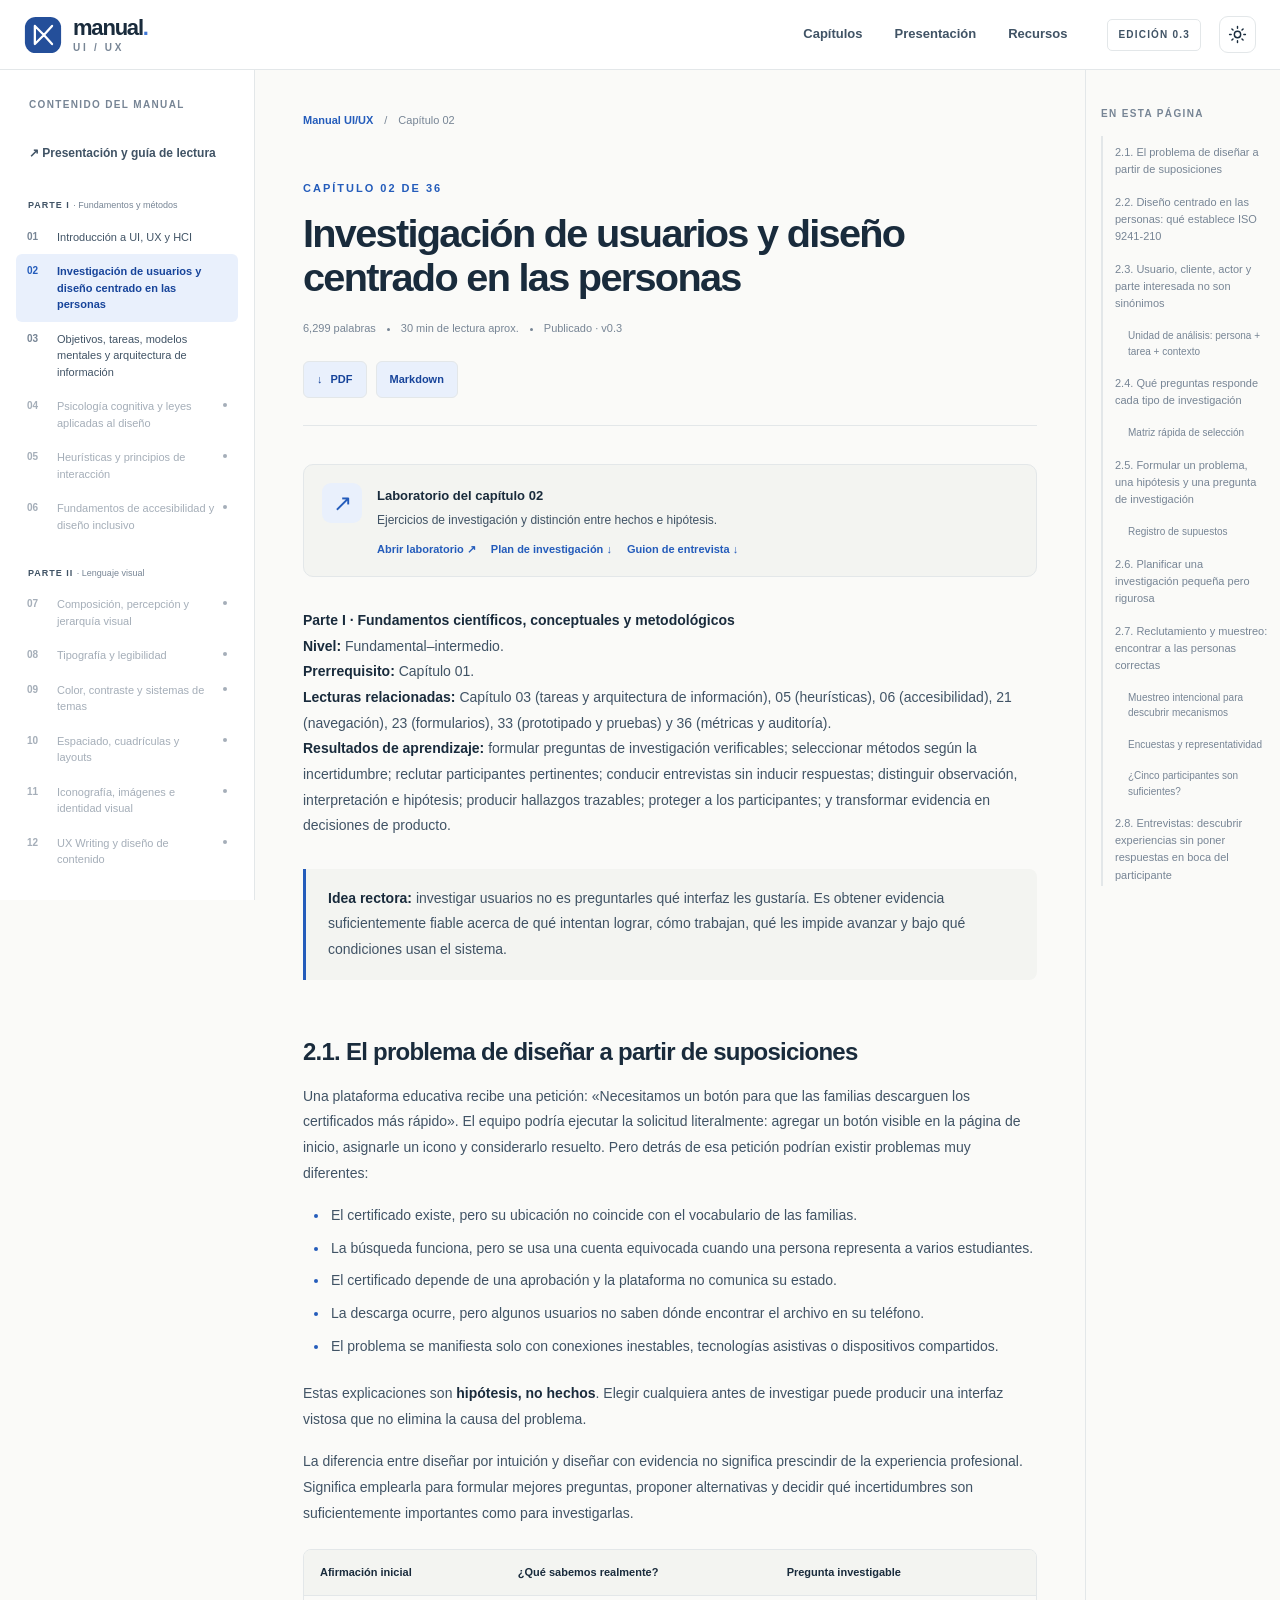
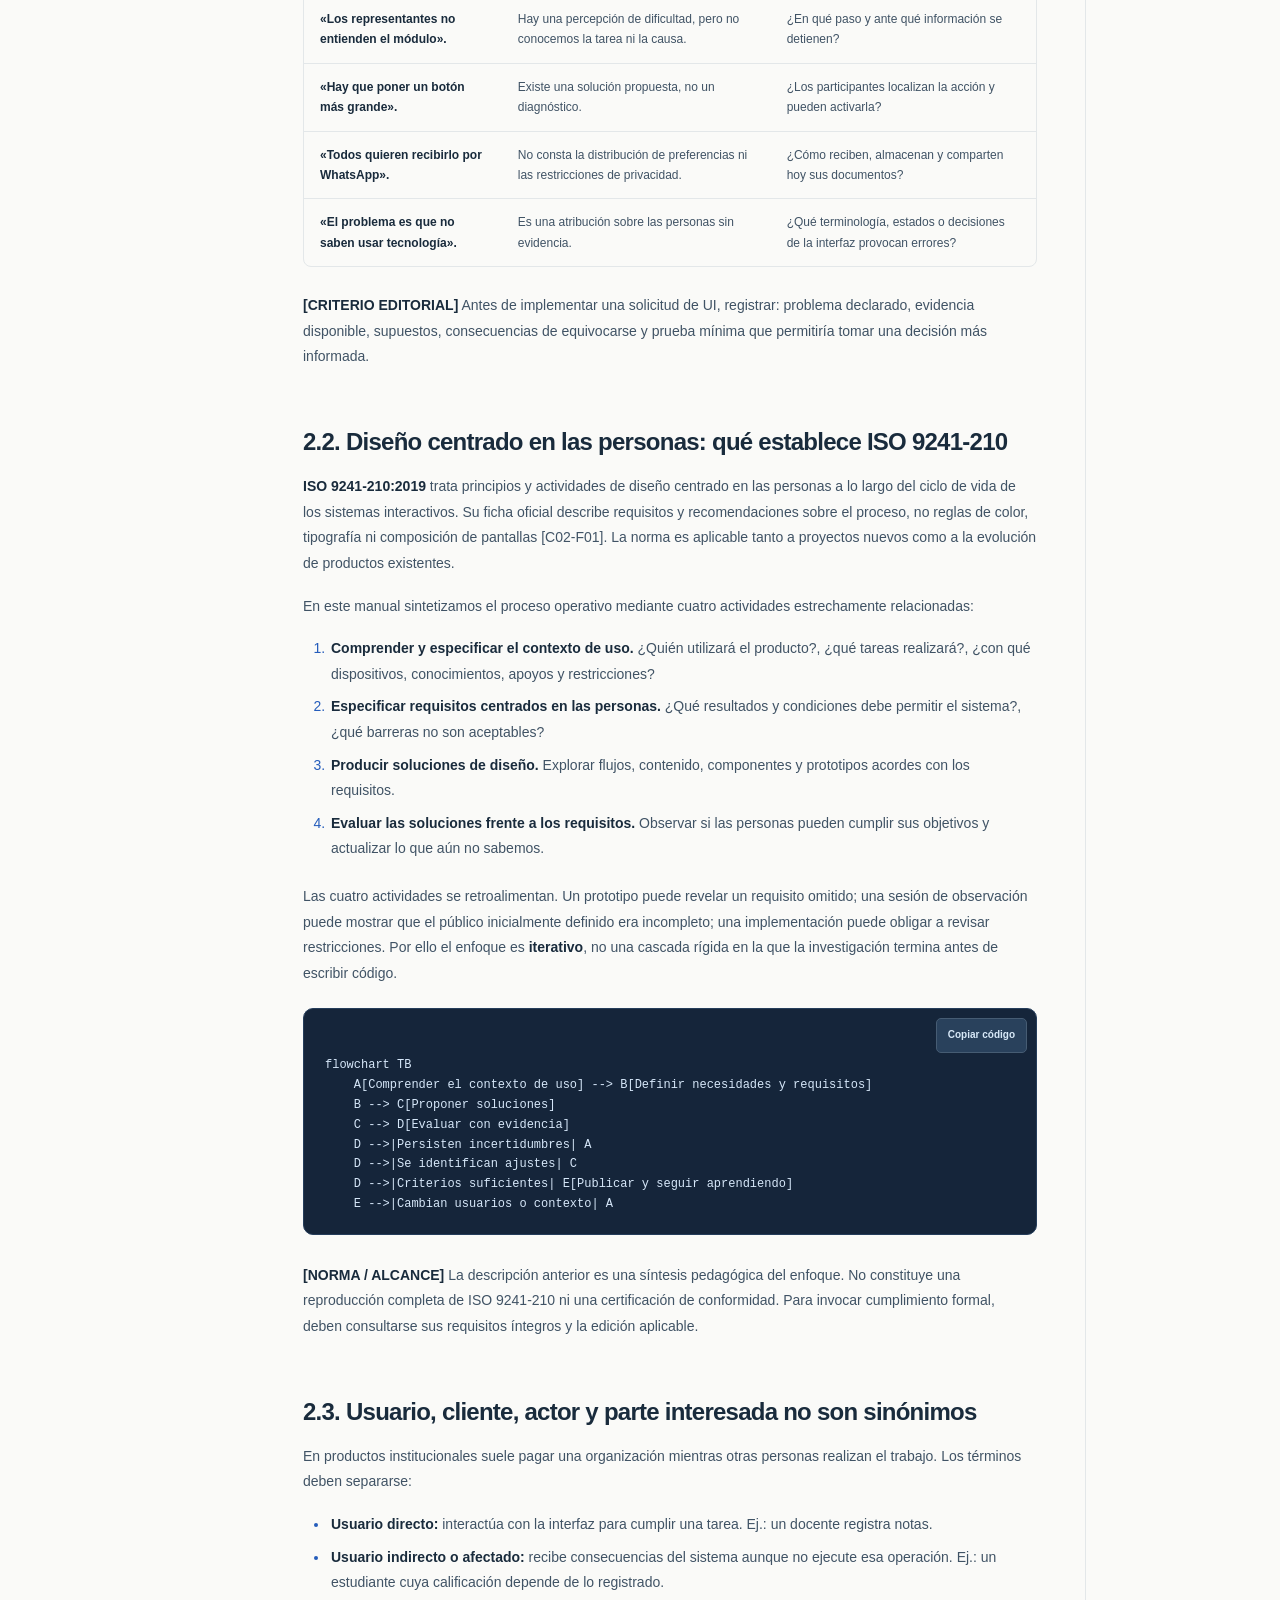
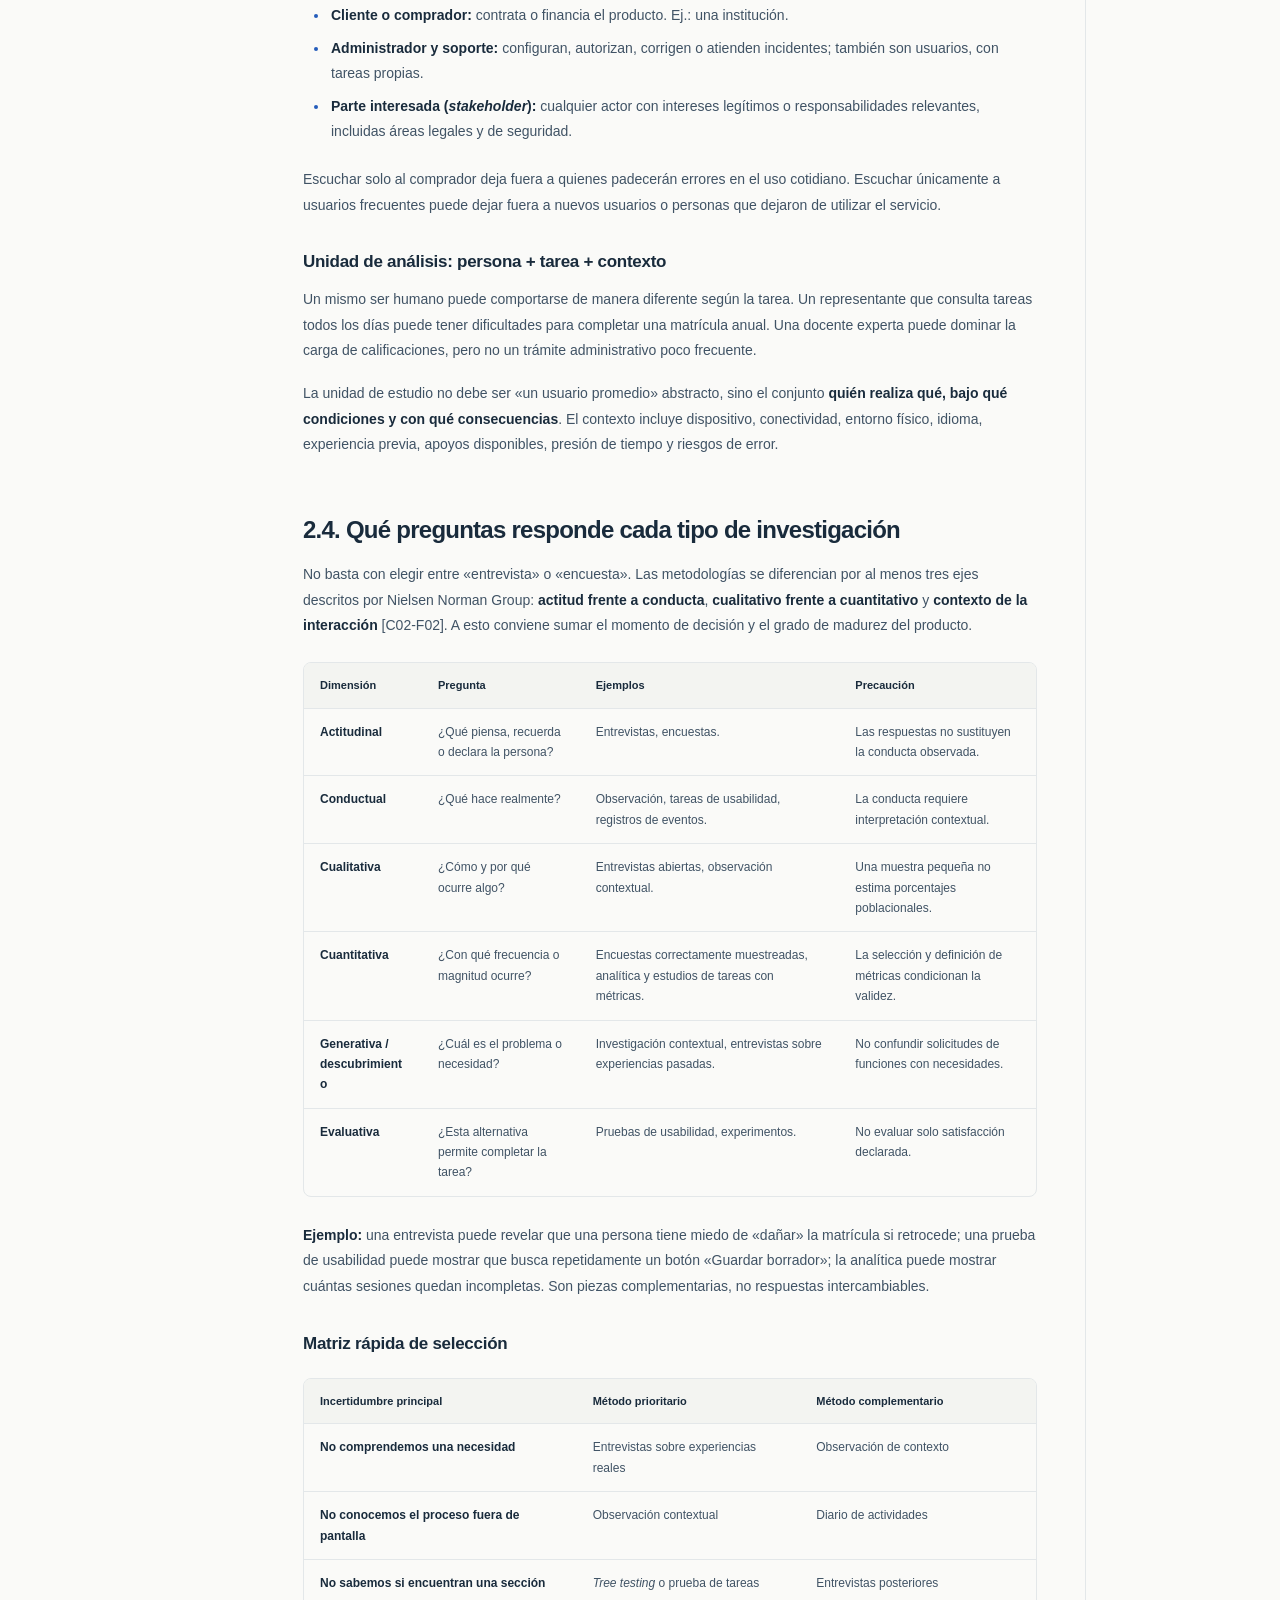
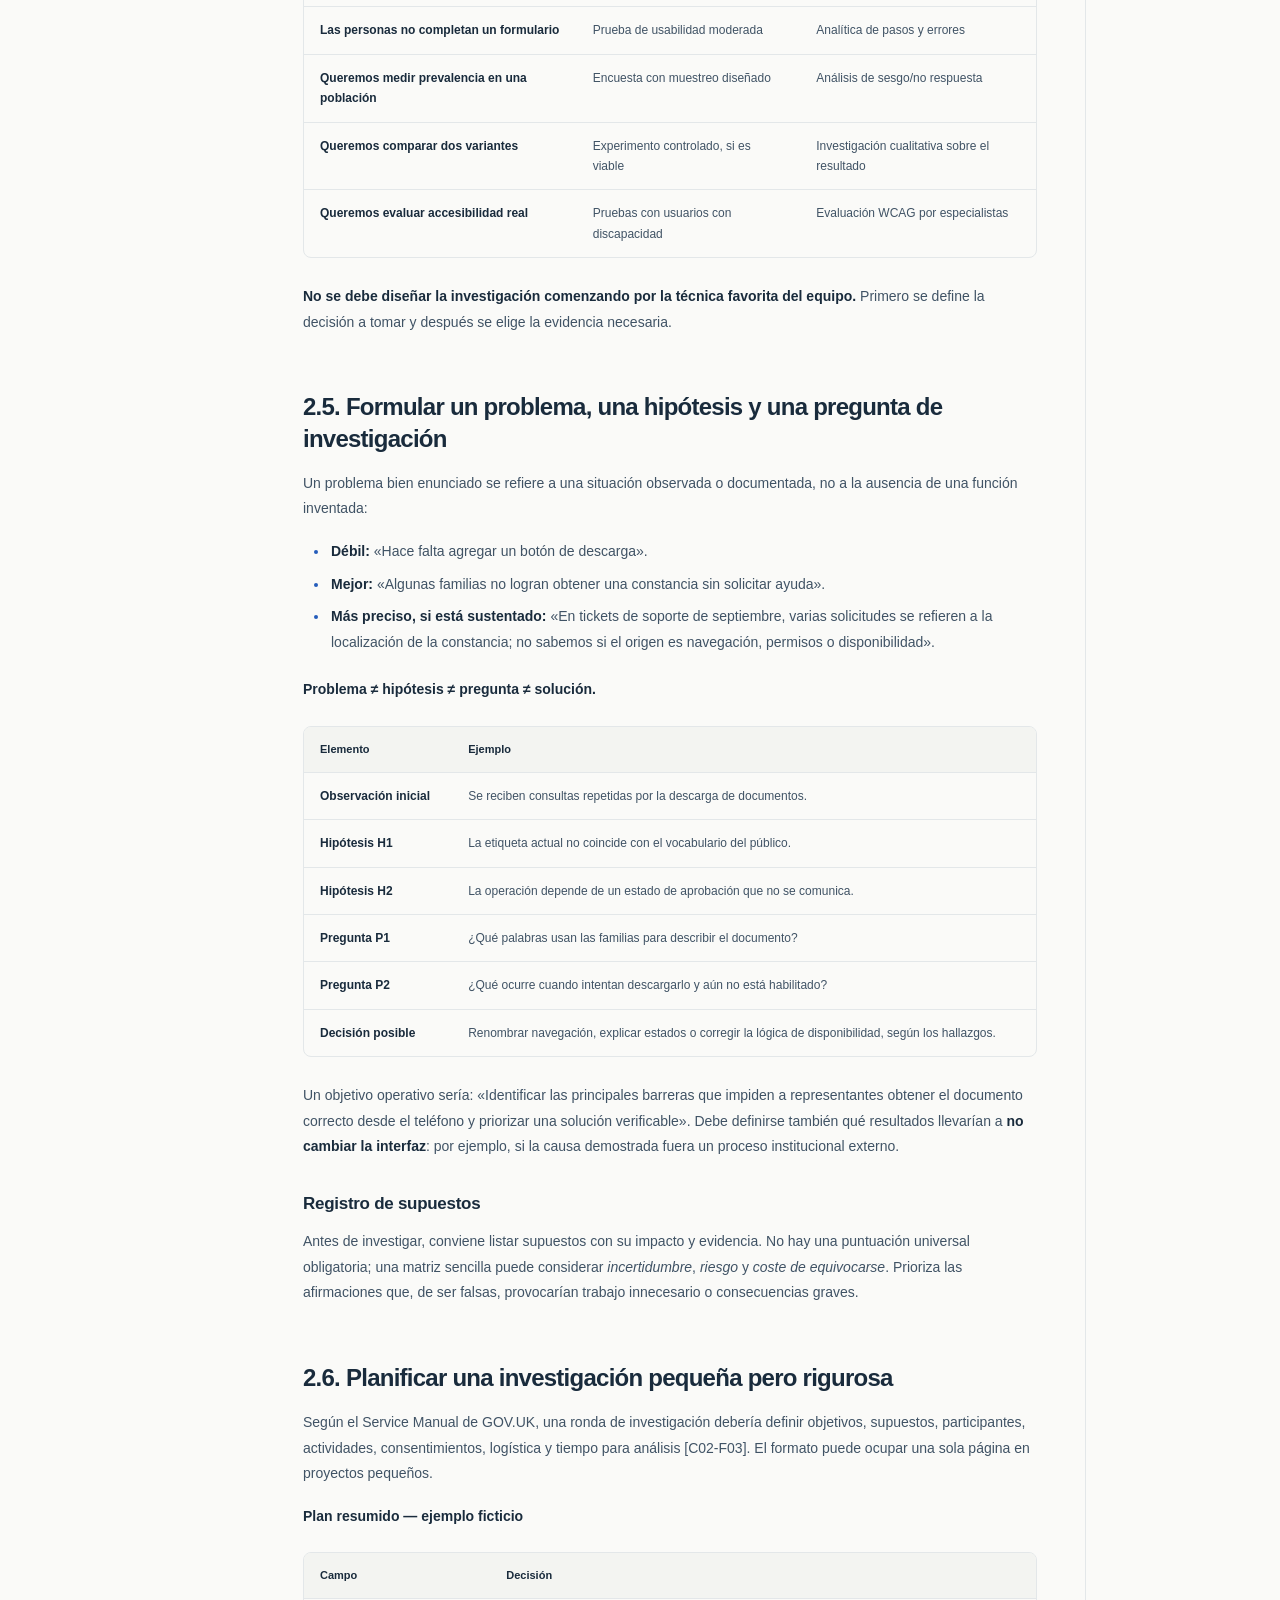
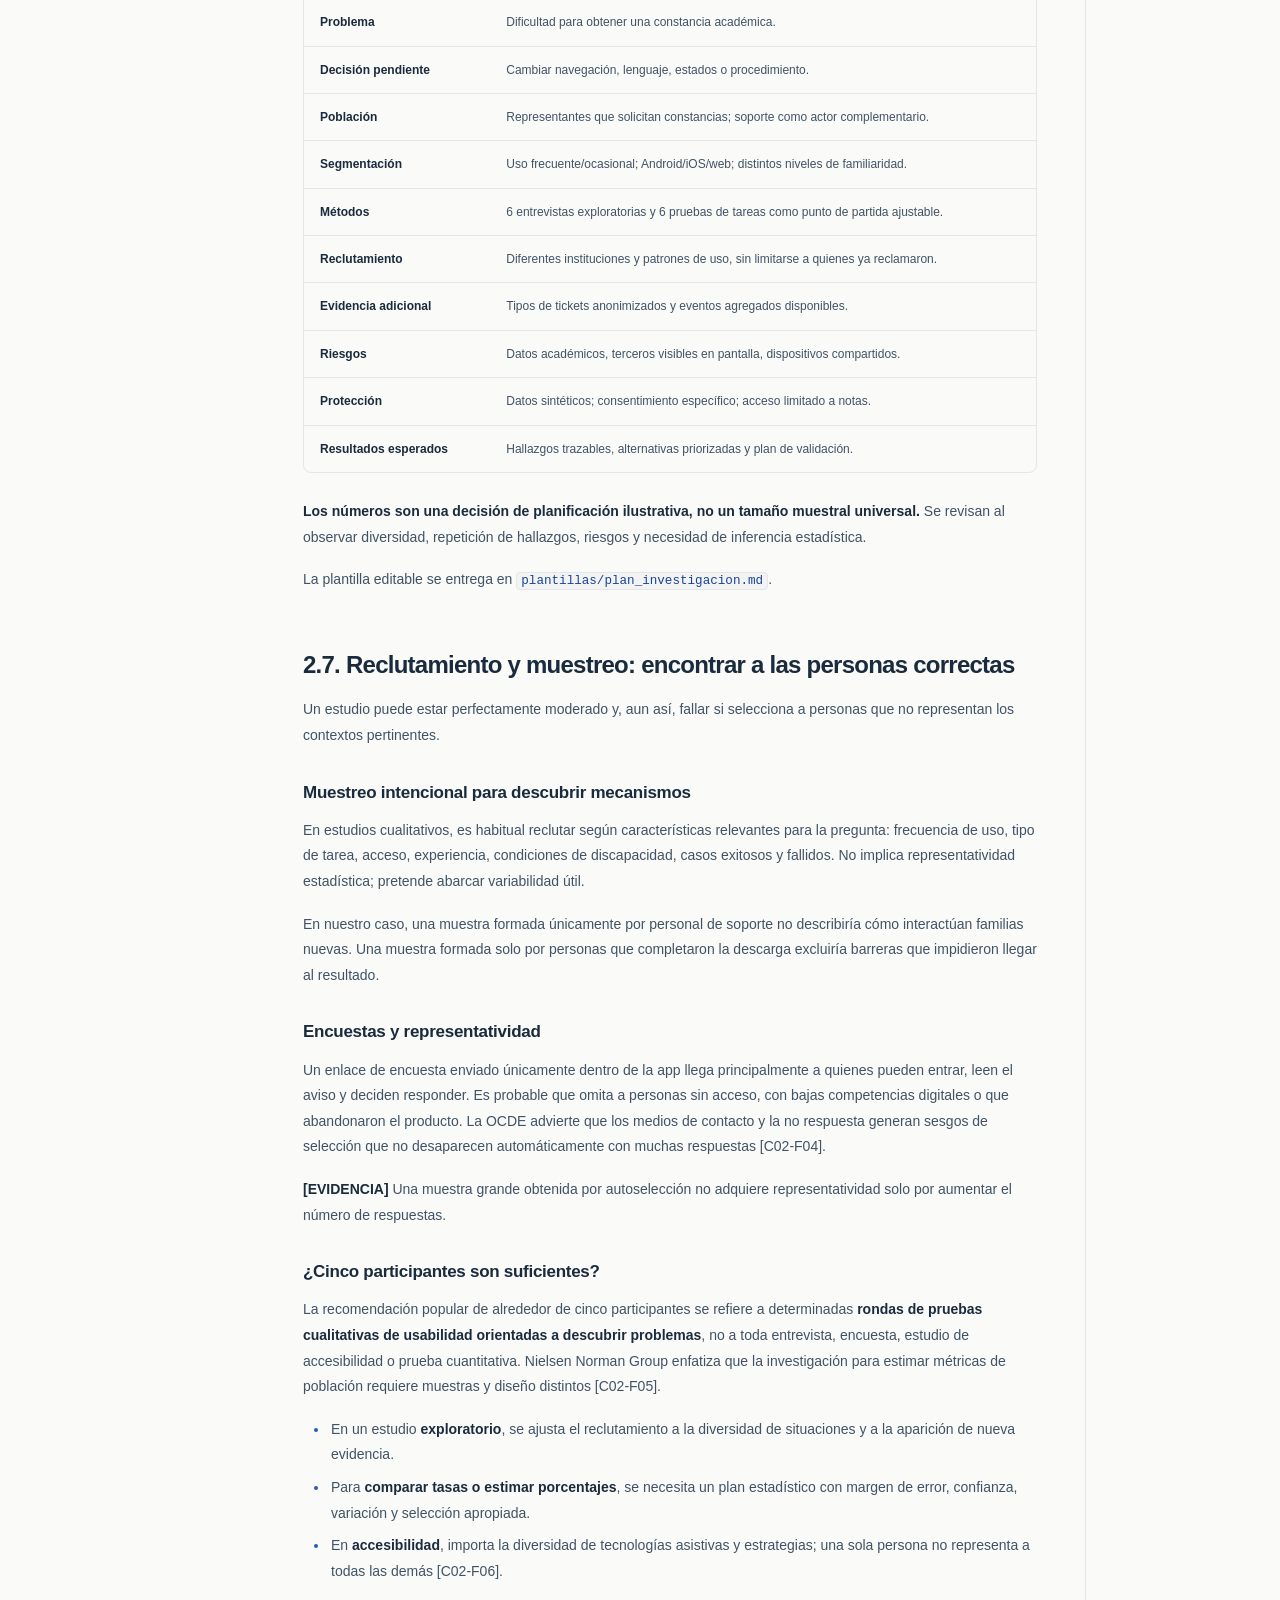
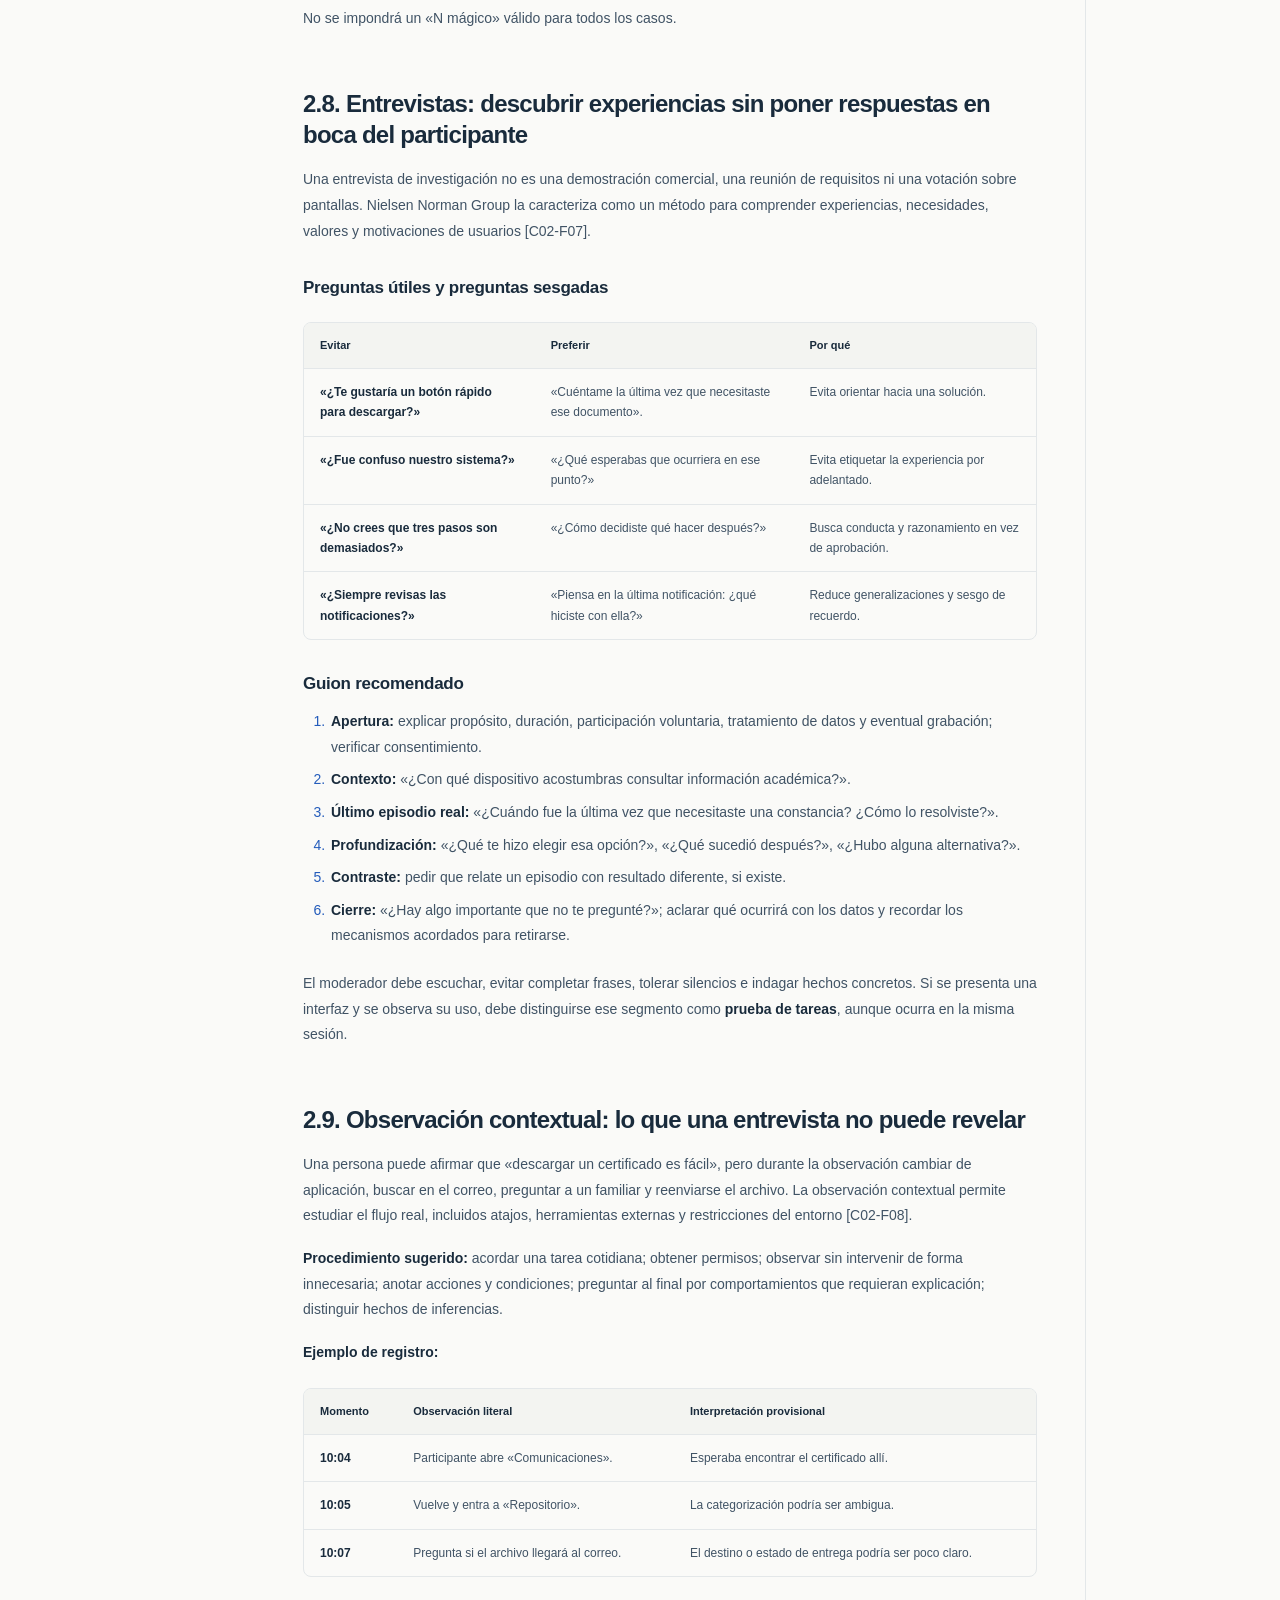
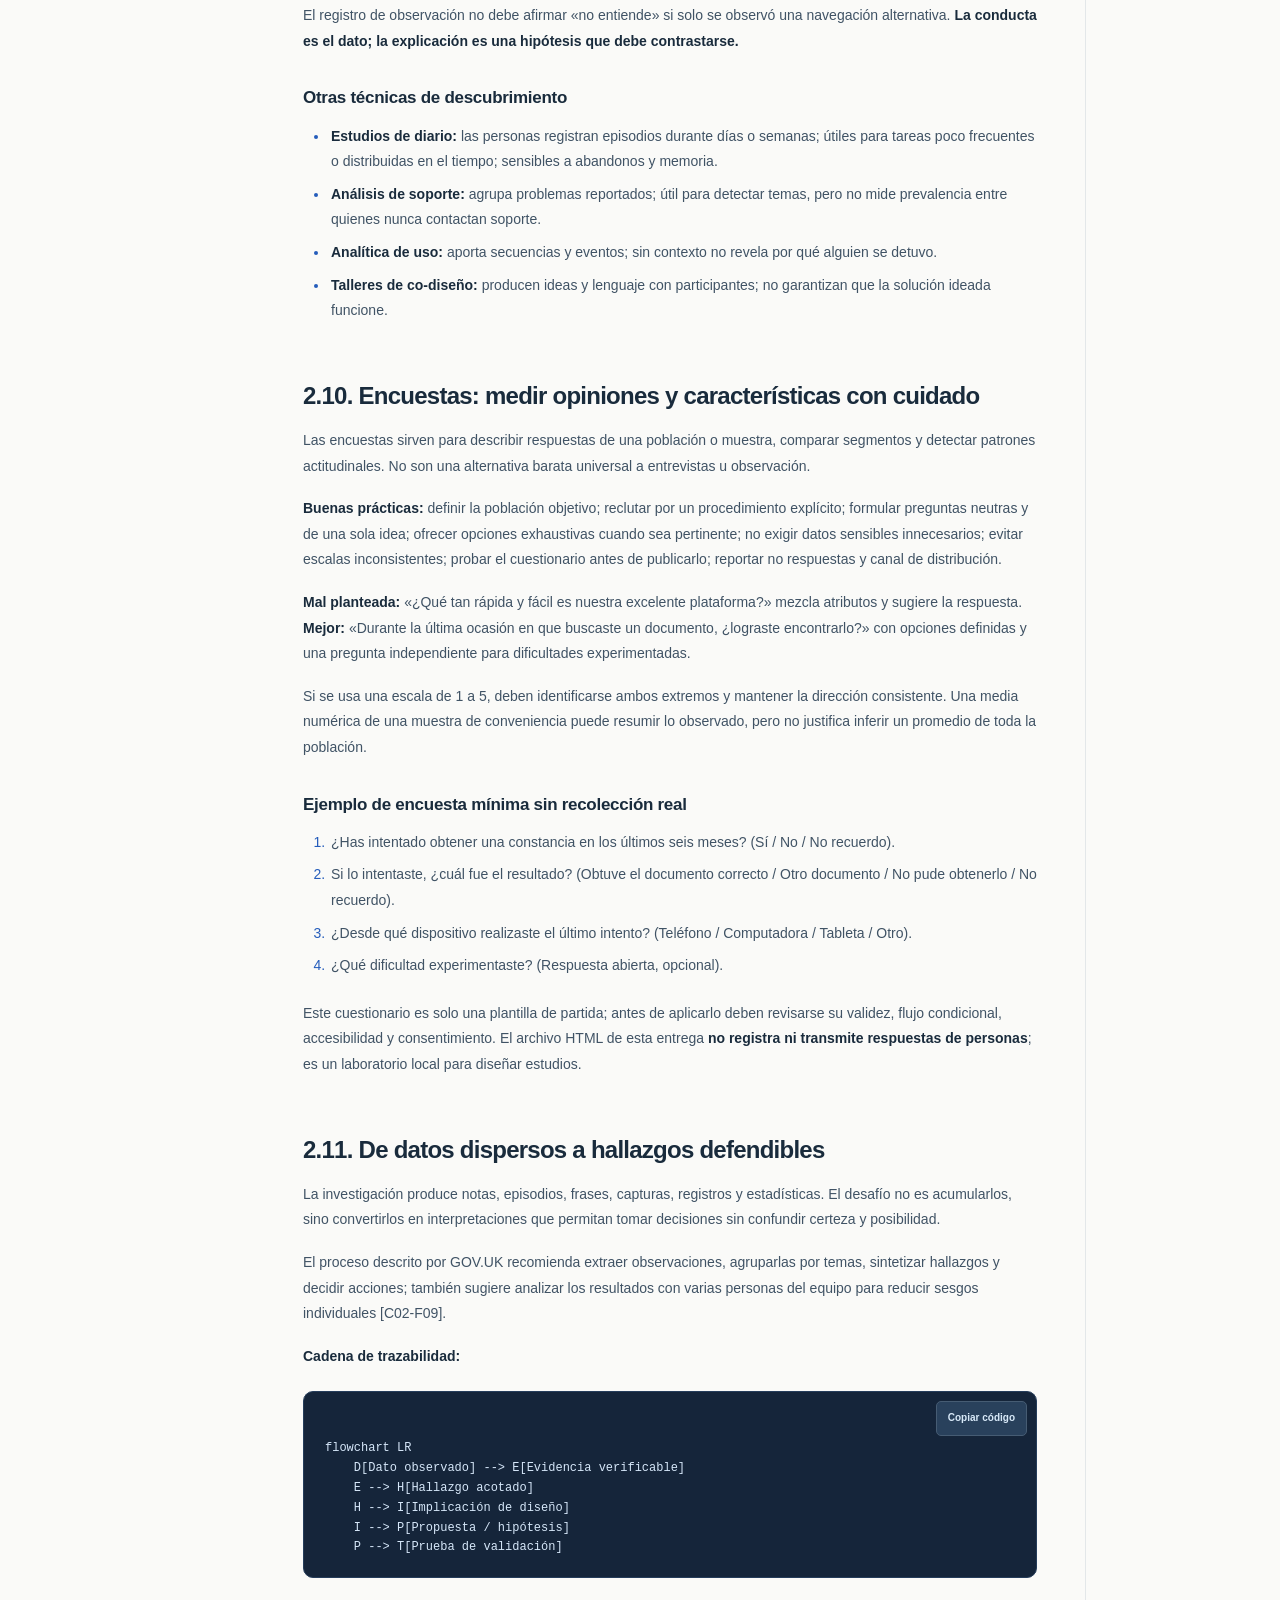
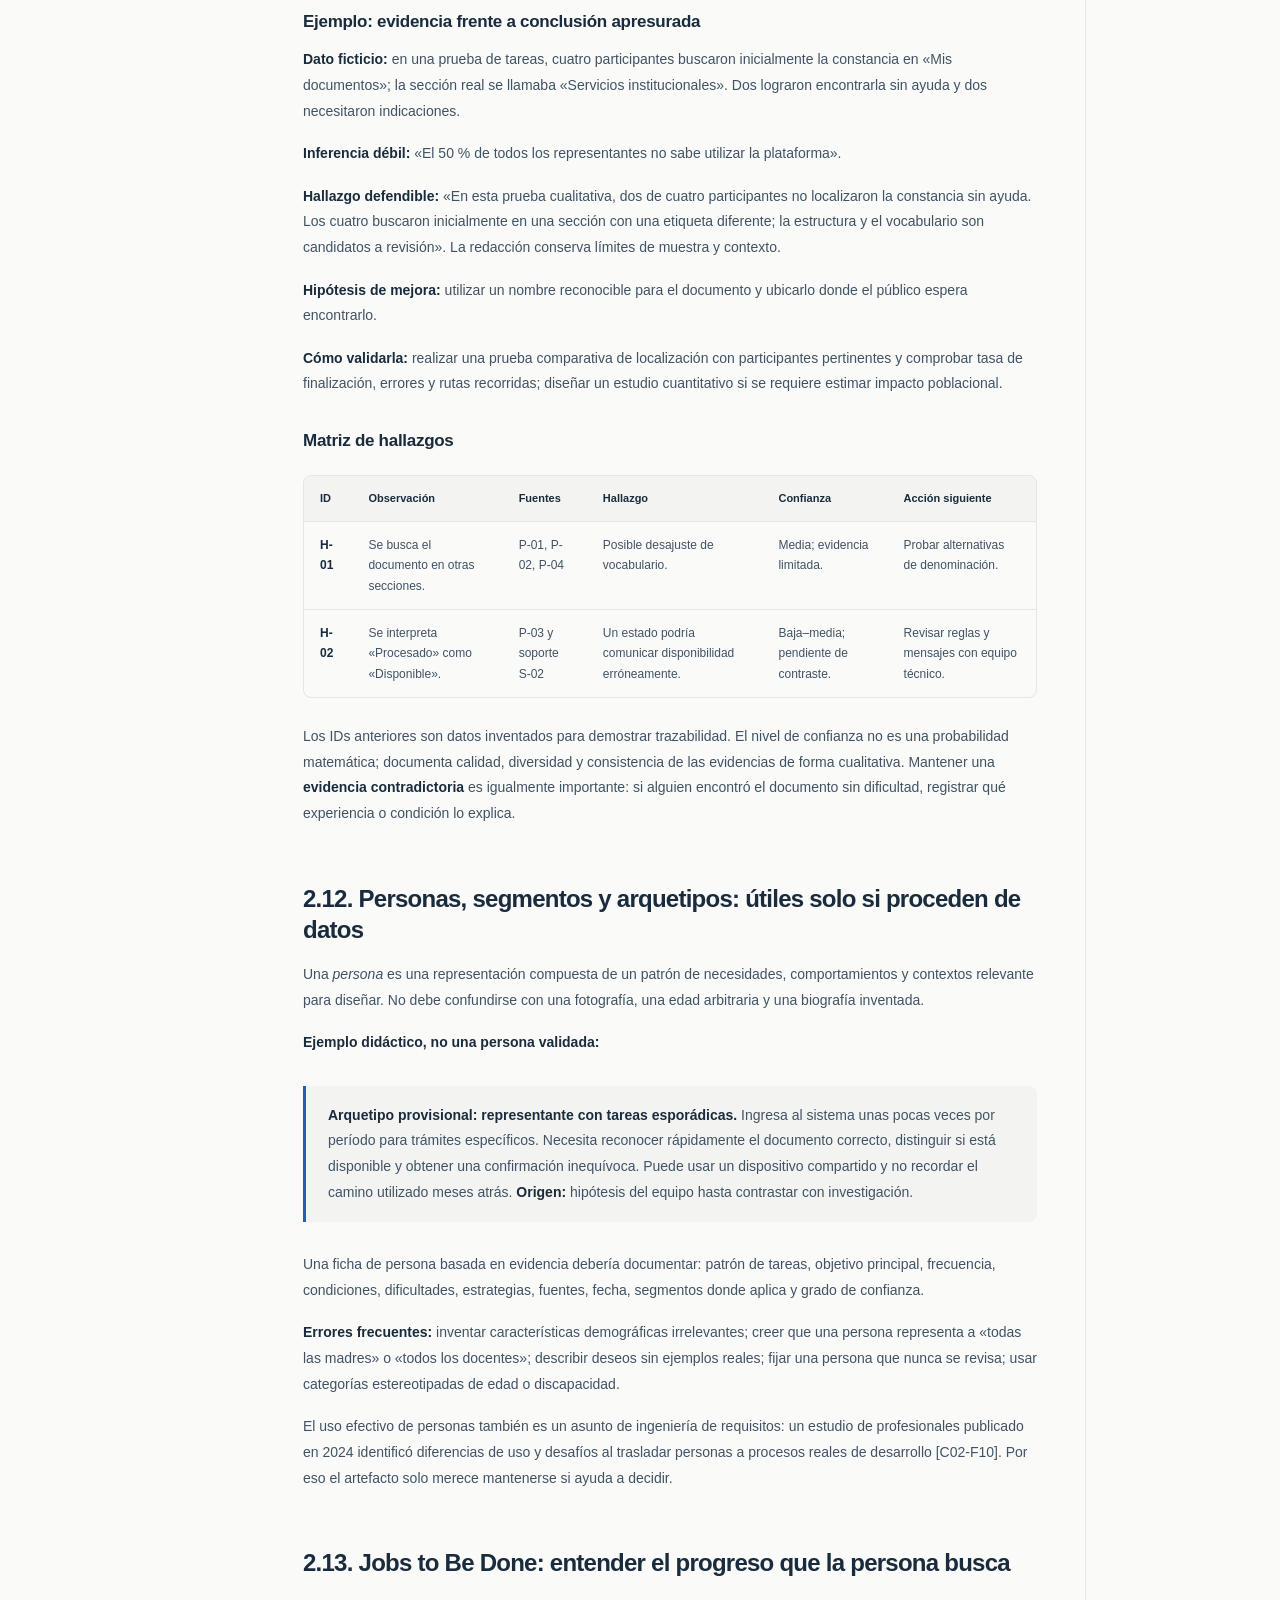
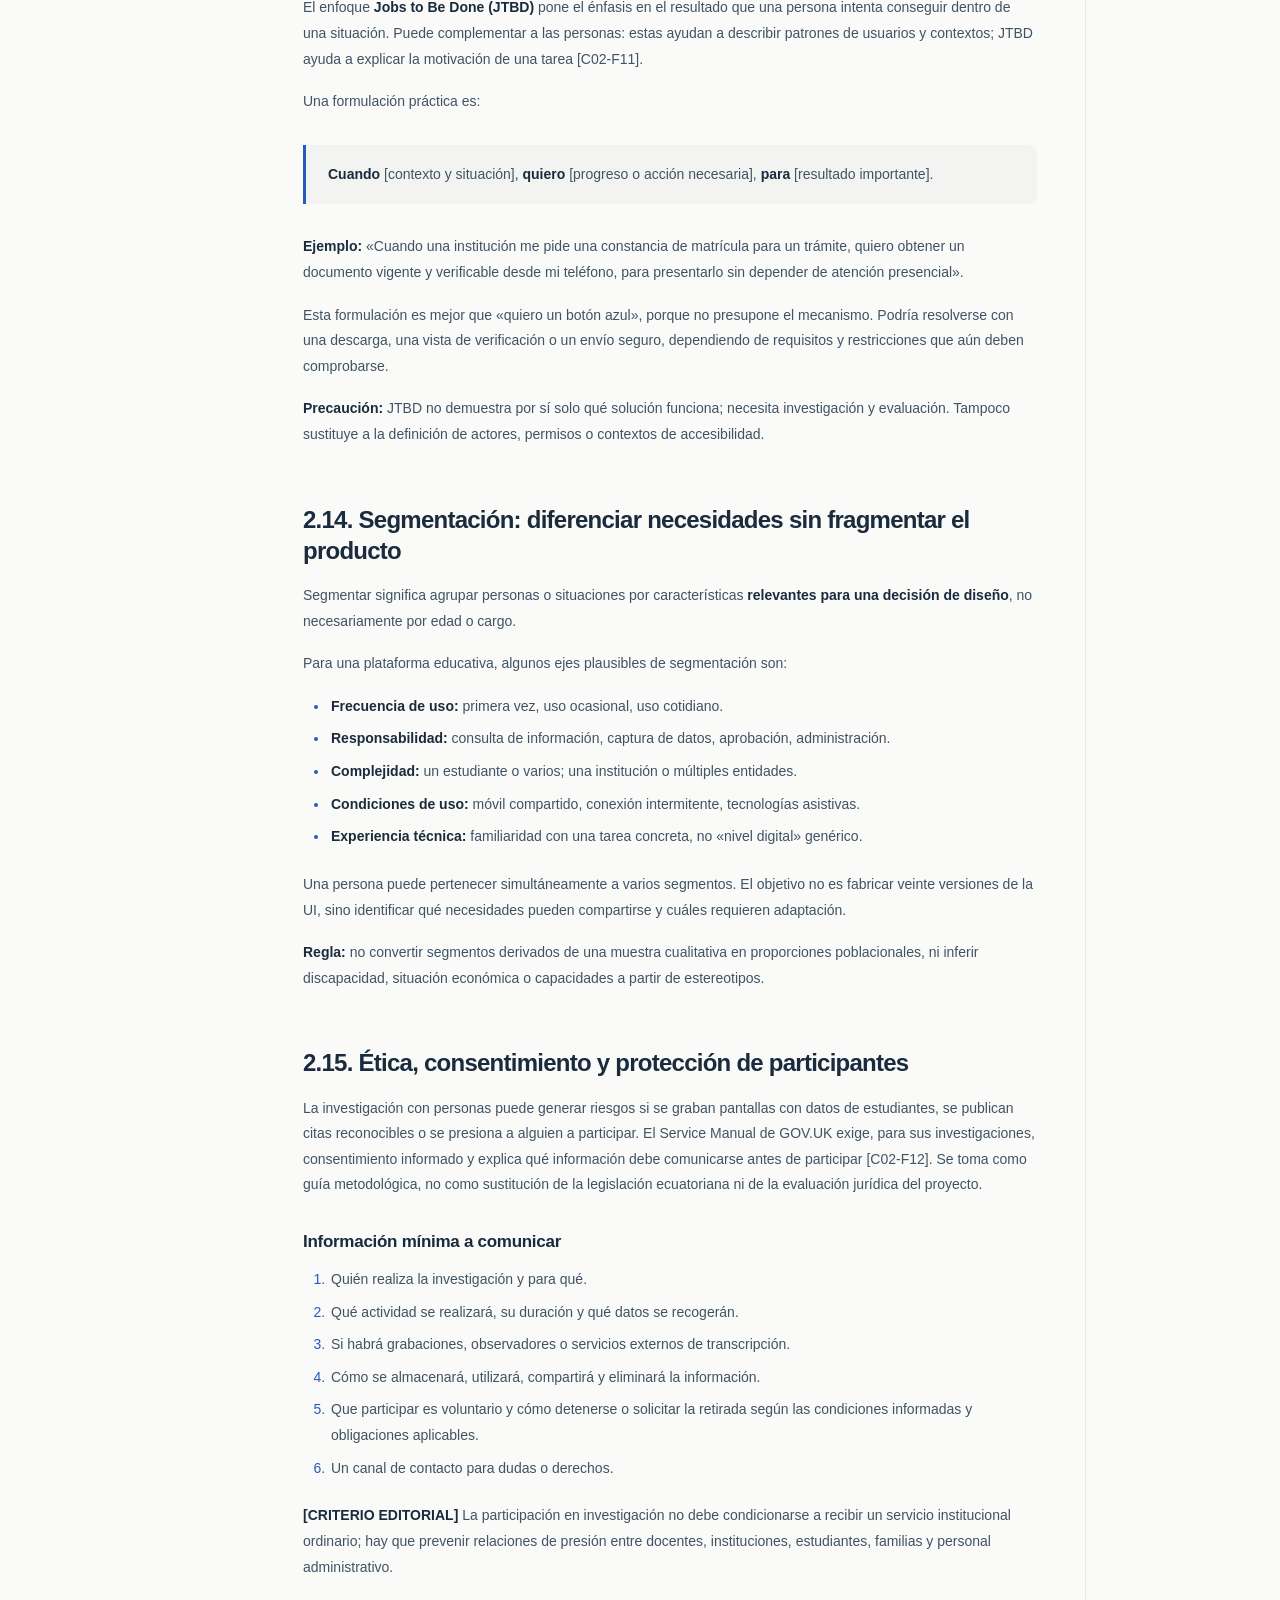
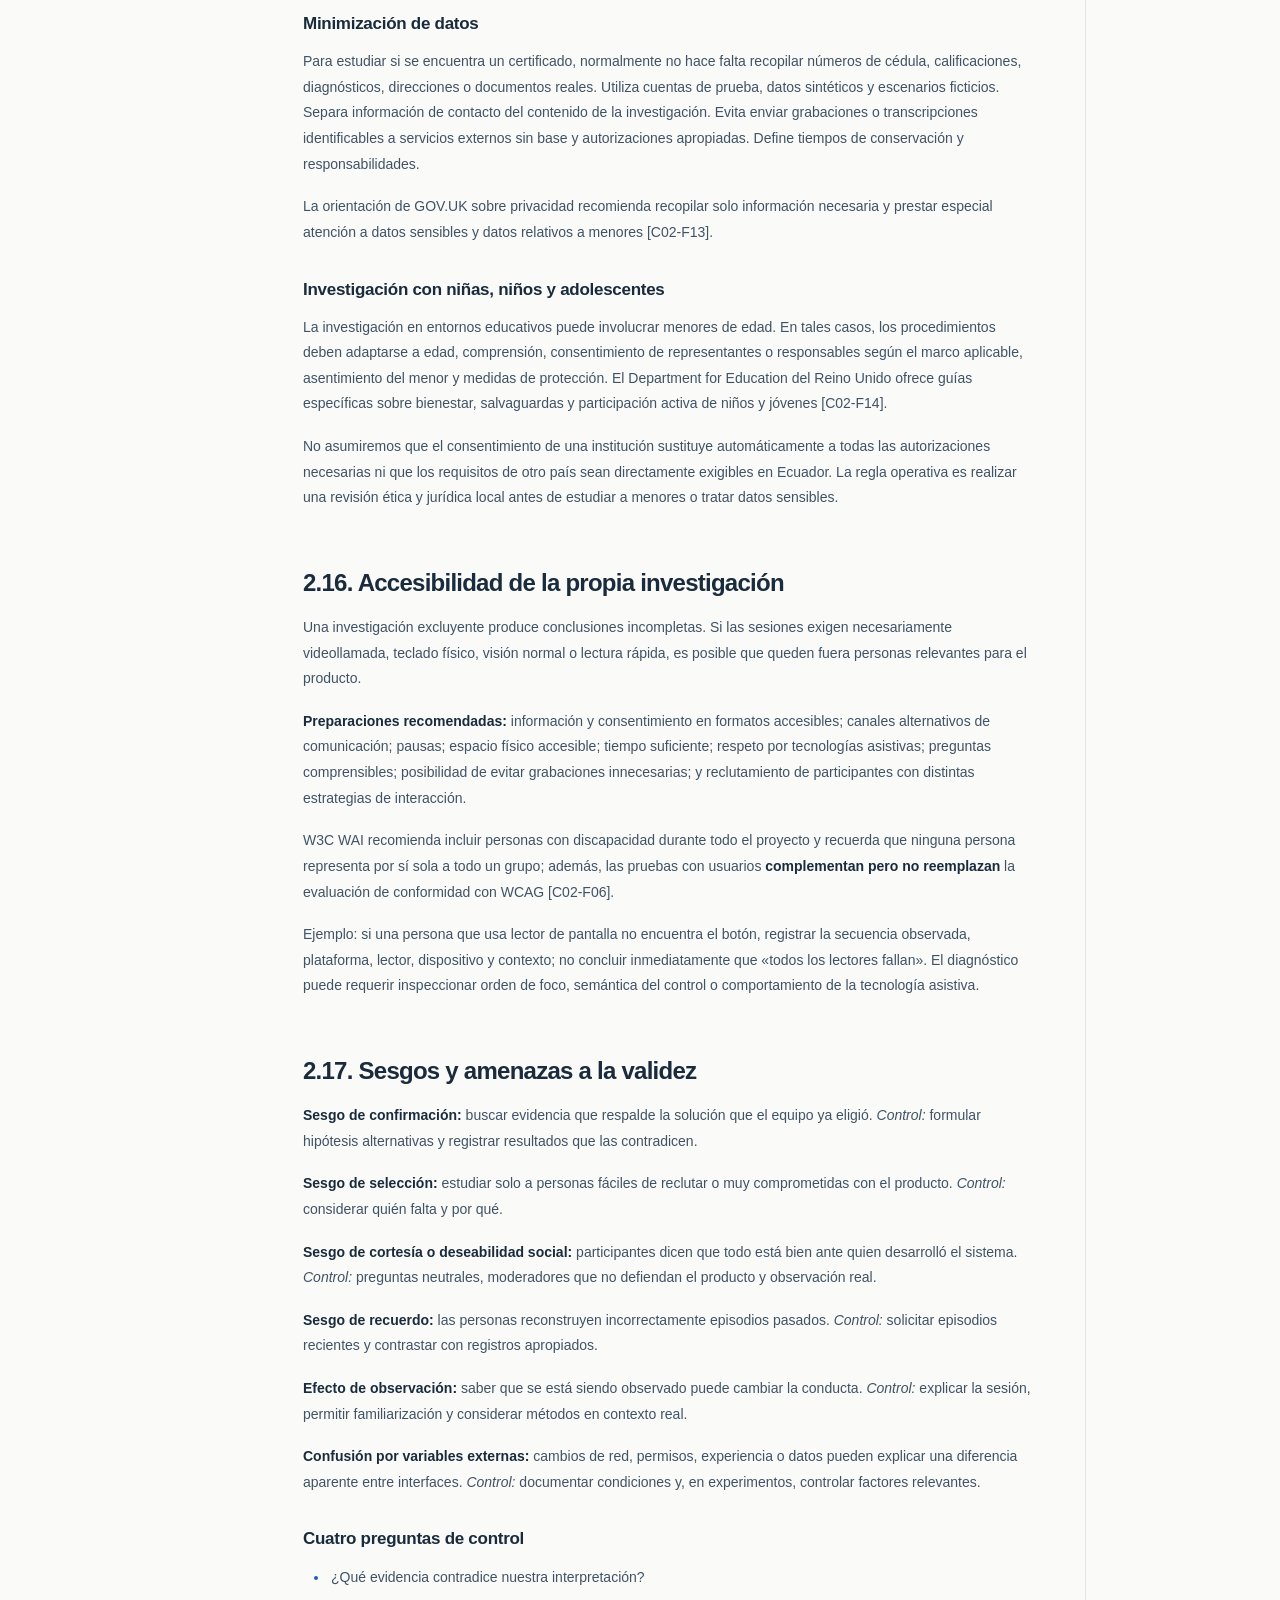
<file: capitulos/02.html>
<!doctype html><html lang="es"><head><meta charset="UTF-8"><meta name="viewport" content="width=device-width, initial-scale=1"><meta name="description" content="Manual integral de UI/UX: fundamentos, investigación, estándares, componentes e implementación. Lectura en línea y PDF gratuitos."><meta name="theme-color" content="#f9f9f6"><title>Capítulo 02 — Manual UI/UX</title><link rel="stylesheet" href="../assets/styles.css"></head><body class="reader-page"><a class="skip-link" href="#contenido">Saltar al contenido</a><header class="topbar">
<a class="brand" href="../index.html" aria-label="Manual UI/UX, ir al inicio"><span class="brand-icon"><svg viewBox="0 0 42 42" width="40" height="40" aria-hidden="true"><rect x="1" y="1" width="40" height="40" rx="12" fill="currentColor"/><path d="M12 11v20m0-20 10 10-10 10m10-10 9-10m-9 10 9 10" fill="none" stroke="#fff" stroke-width="2.5" stroke-linecap="round" stroke-linejoin="round"/></svg></span><span class="brand-text">manual<span class="brand-period">.</span><small>UI / UX</small></span></a>
<nav class="top-links" aria-label="Navegación principal"><a href="../index.html#indice" >Capítulos</a><a href="../introduccion.html" >Presentación</a><a href="../index.html#recursos">Recursos</a></nav>
<div class="top-actions"><span class="version-pill">EDICIÓN 0.3</span><button class="icon-button theme-toggle" type="button" aria-label="Alternar modo oscuro" title="Cambiar tema"><svg viewBox="0 0 24 24" width="19" height="19" fill="none" stroke="currentColor" stroke-width="1.8" stroke-linecap="round" stroke-linejoin="round"><circle cx="12" cy="12" r="4"/><path d="M12 2v2m0 16v2M4.93 4.93l1.42 1.42m11.3 11.3 1.42 1.42M2 12h2m16 0h2M4.93 19.07l1.42-1.42m11.3-11.3 1.42-1.42"/></svg></button><button class="icon-button mobile-menu" type="button" aria-expanded="false" aria-controls="reader-sidebar" aria-label="Abrir índice"><svg viewBox="0 0 24 24" width="21" height="21" fill="none" stroke="currentColor" stroke-width="2" stroke-linecap="round"><path d="M4 6h16M4 12h16M4 18h16"/></svg></button></div>
</header><div class="reading-progress" aria-hidden="true"><span id="reading-progress"></span></div>
<div class="reader-shell"><aside class="reader-sidebar" id="reader-sidebar" aria-label="Capítulos del manual"><div class="sidebar-heading">CONTENIDO DEL MANUAL</div><a class="intro-nav " href="../introduccion.html">↗ Presentación y guía de lectura</a><div class="sidebar-scroll"><div class="nav-group"><p class="nav-group-label">PARTE I <span>· Fundamentos y métodos</span></p><a class="nav-chapter " href="../capitulos/01.html" ><span class="chapter-num">01</span><span>Introducción a UI, UX y HCI</span></a><a class="nav-chapter is-current" href="../capitulos/02.html" aria-current=page><span class="chapter-num">02</span><span>Investigación de usuarios y diseño centrado en las personas</span></a><a class="nav-chapter " href="../capitulos/03.html" ><span class="chapter-num">03</span><span>Objetivos, tareas, modelos mentales y arquitectura de información</span></a><div class="nav-chapter is-pending" title="Capítulo aún no publicado"><span class="chapter-num">04</span><span>Psicología cognitiva y leyes aplicadas al diseño</span><span class="small-dot" aria-hidden="true"></span></div><div class="nav-chapter is-pending" title="Capítulo aún no publicado"><span class="chapter-num">05</span><span>Heurísticas y principios de interacción</span><span class="small-dot" aria-hidden="true"></span></div><div class="nav-chapter is-pending" title="Capítulo aún no publicado"><span class="chapter-num">06</span><span>Fundamentos de accesibilidad y diseño inclusivo</span><span class="small-dot" aria-hidden="true"></span></div></div><div class="nav-group"><p class="nav-group-label">PARTE II <span>· Lenguaje visual</span></p><div class="nav-chapter is-pending" title="Capítulo aún no publicado"><span class="chapter-num">07</span><span>Composición, percepción y jerarquía visual</span><span class="small-dot" aria-hidden="true"></span></div><div class="nav-chapter is-pending" title="Capítulo aún no publicado"><span class="chapter-num">08</span><span>Tipografía y legibilidad</span><span class="small-dot" aria-hidden="true"></span></div><div class="nav-chapter is-pending" title="Capítulo aún no publicado"><span class="chapter-num">09</span><span>Color, contraste y sistemas de temas</span><span class="small-dot" aria-hidden="true"></span></div><div class="nav-chapter is-pending" title="Capítulo aún no publicado"><span class="chapter-num">10</span><span>Espaciado, cuadrículas y layouts</span><span class="small-dot" aria-hidden="true"></span></div><div class="nav-chapter is-pending" title="Capítulo aún no publicado"><span class="chapter-num">11</span><span>Iconografía, imágenes e identidad visual</span><span class="small-dot" aria-hidden="true"></span></div><div class="nav-chapter is-pending" title="Capítulo aún no publicado"><span class="chapter-num">12</span><span>UX Writing y diseño de contenido</span><span class="small-dot" aria-hidden="true"></span></div></div><div class="nav-group"><p class="nav-group-label">PARTE III <span>· Componentes e interacción</span></p><div class="nav-chapter is-pending" title="Capítulo aún no publicado"><span class="chapter-num">13</span><span>Design Systems y Design Tokens</span><span class="small-dot" aria-hidden="true"></span></div><div class="nav-chapter is-pending" title="Capítulo aún no publicado"><span class="chapter-num">14</span><span>Anatomía y comportamiento de componentes interactivos</span><span class="small-dot" aria-hidden="true"></span></div><div class="nav-chapter is-pending" title="Capítulo aún no publicado"><span class="chapter-num">15</span><span>Botones, enlaces y controles de acción</span><span class="small-dot" aria-hidden="true"></span></div><div class="nav-chapter is-pending" title="Capítulo aún no publicado"><span class="chapter-num">16</span><span>Inputs y entrada de texto</span><span class="small-dot" aria-hidden="true"></span></div><div class="nav-chapter is-pending" title="Capítulo aún no publicado"><span class="chapter-num">17</span><span>Controles de selección y elección</span><span class="small-dot" aria-hidden="true"></span></div><div class="nav-chapter is-pending" title="Capítulo aún no publicado"><span class="chapter-num">18</span><span>Inputs especializados y captura avanzada</span><span class="small-dot" aria-hidden="true"></span></div><div class="nav-chapter is-pending" title="Capítulo aún no publicado"><span class="chapter-num">19</span><span>Estados, feedback, errores y animación</span><span class="small-dot" aria-hidden="true"></span></div><div class="nav-chapter is-pending" title="Capítulo aún no publicado"><span class="chapter-num">20</span><span>Diálogos, popovers, tooltips y notificaciones</span><span class="small-dot" aria-hidden="true"></span></div></div><div class="nav-group"><p class="nav-group-label">PARTE IV <span>· Patrones y experiencias</span></p><div class="nav-chapter is-pending" title="Capítulo aún no publicado"><span class="chapter-num">21</span><span>Navegación y orientación</span><span class="small-dot" aria-hidden="true"></span></div><div class="nav-chapter is-pending" title="Capítulo aún no publicado"><span class="chapter-num">22</span><span>Validaciones y recuperación de errores</span><span class="small-dot" aria-hidden="true"></span></div><div class="nav-chapter is-pending" title="Capítulo aún no publicado"><span class="chapter-num">23</span><span>Diseño integral de formularios</span><span class="small-dot" aria-hidden="true"></span></div><div class="nav-chapter is-pending" title="Capítulo aún no publicado"><span class="chapter-num">24</span><span>Formularios multipaso y flujos complejos</span><span class="small-dot" aria-hidden="true"></span></div><div class="nav-chapter is-pending" title="Capítulo aún no publicado"><span class="chapter-num">25</span><span>Búsqueda, filtrado y ordenamiento</span><span class="small-dot" aria-hidden="true"></span></div><div class="nav-chapter is-pending" title="Capítulo aún no publicado"><span class="chapter-num">26</span><span>Listas, tablas y datos densos</span><span class="small-dot" aria-hidden="true"></span></div><div class="nav-chapter is-pending" title="Capítulo aún no publicado"><span class="chapter-num">27</span><span>Visualización de datos y dashboards</span><span class="small-dot" aria-hidden="true"></span></div><div class="nav-chapter is-pending" title="Capítulo aún no publicado"><span class="chapter-num">28</span><span>Autenticación, permisos y consentimiento</span><span class="small-dot" aria-hidden="true"></span></div></div><div class="nav-group"><p class="nav-group-label">PARTE V <span>· Calidad transversal</span></p><div class="nav-chapter is-pending" title="Capítulo aún no publicado"><span class="chapter-num">29</span><span>Diseño responsive y adaptive</span><span class="small-dot" aria-hidden="true"></span></div><div class="nav-chapter is-pending" title="Capítulo aún no publicado"><span class="chapter-num">30</span><span>Convenciones de Android, iOS, web y escritorio</span><span class="small-dot" aria-hidden="true"></span></div><div class="nav-chapter is-pending" title="Capítulo aún no publicado"><span class="chapter-num">31</span><span>Accesibilidad avanzada y tecnologías asistivas</span><span class="small-dot" aria-hidden="true"></span></div><div class="nav-chapter is-pending" title="Capítulo aún no publicado"><span class="chapter-num">32</span><span>Rendimiento percibido, resiliencia, confianza y ética</span><span class="small-dot" aria-hidden="true"></span></div></div><div class="nav-group"><p class="nav-group-label">PARTE VI <span>· Implementación y evaluación</span></p><div class="nav-chapter is-pending" title="Capítulo aún no publicado"><span class="chapter-num">33</span><span>Wireframes, prototipos e investigación evaluativa</span><span class="small-dot" aria-hidden="true"></span></div><div class="nav-chapter is-pending" title="Capítulo aún no publicado"><span class="chapter-num">34</span><span>Implementación de UI/UX en la web</span><span class="small-dot" aria-hidden="true"></span></div><div class="nav-chapter is-pending" title="Capítulo aún no publicado"><span class="chapter-num">35</span><span>Implementación de UI/UX con Flutter</span><span class="small-dot" aria-hidden="true"></span></div><div class="nav-chapter is-pending" title="Capítulo aún no publicado"><span class="chapter-num">36</span><span>Auditoría, métricas y evolución del diseño</span><span class="small-dot" aria-hidden="true"></span></div></div></div></aside>
<main id="contenido" class="reader-main"><div class="reader-crumb"><a href="../index.html">Manual UI/UX</a><span aria-hidden="true">/</span><span>Capítulo 02</span></div><div class="article-header"><span class="eyebrow">CAPÍTULO 02 DE 36</span><div class="reader-title"><h1>Investigación de usuarios y diseño centrado en las personas</h1></div><div class="article-meta"><span>6,299 palabras</span><span class="meta-sep"></span><span>30 min de lectura aprox.</span><span class="meta-sep"></span><span>Publicado · v0.3</span></div><div class="chapter-tools"><a class="pill-action" href="../pdf/capitulo-02.pdf" download><span aria-hidden="true">↓</span> PDF</a><a class="pill-action" href="../fuentes/capitulo-02.md" download>Markdown</a></div></div><div class="practical-panel"><div class="practical-icon">↗</div><div><strong>Laboratorio del capítulo 02</strong><p>Ejercicios de investigación y distinción entre hechos e hipótesis.</p><div class="practical-links"><a href="../recursos/c02_laboratorio.html">Abrir laboratorio ↗</a><a href="../recursos/plan_investigacion.md" download>Plan de investigación ↓</a><a href="../recursos/guion_entrevista.md" download>Guion de entrevista ↓</a></div></div></div><article class="prose" data-article><h1 class="chapter-heading" id="capitulo-02-investigacion-de-usuarios-y-diseno-centrado-en-las-personas">Capítulo 02. Investigación de usuarios y diseño centrado en las personas</h1>
<p><strong>Parte I · Fundamentos científicos, conceptuales y metodológicos</strong><br/>
<strong>Nivel:</strong> Fundamental–intermedio.<br/>
<strong>Prerrequisito:</strong> Capítulo 01.<br/>
<strong>Lecturas relacionadas:</strong> Capítulo 03 (tareas y arquitectura de información), 05 (heurísticas), 06 (accesibilidad), 21 (navegación), 23 (formularios), 33 (prototipado y pruebas) y 36 (métricas y auditoría).<br/>
<strong>Resultados de aprendizaje:</strong> formular preguntas de investigación verificables; seleccionar métodos según la incertidumbre; reclutar participantes pertinentes; conducir entrevistas sin inducir respuestas; distinguir observación, interpretación e hipótesis; producir hallazgos trazables; proteger a los participantes; y transformar evidencia en decisiones de producto.</p>
<blockquote>
<p><strong>Idea rectora:</strong> investigar usuarios no es preguntarles qué interfaz les gustaría. Es obtener evidencia suficientemente fiable acerca de qué intentan lograr, cómo trabajan, qué les impide avanzar y bajo qué condiciones usan el sistema.</p>
</blockquote>
<h2 id="2-1-el-problema-de-disenar-a-partir-de-suposiciones">2.1. El problema de diseñar a partir de suposiciones</h2>
<p>Una plataforma educativa recibe una petición: «Necesitamos un botón para que las familias descarguen los certificados más rápido». El equipo podría ejecutar la solicitud literalmente: agregar un botón visible en la página de inicio, asignarle un icono y considerarlo resuelto. Pero detrás de esa petición podrían existir problemas muy diferentes:</p>
<ul>
<li>El certificado existe, pero su ubicación no coincide con el vocabulario de las familias.</li>
<li>La búsqueda funciona, pero se usa una cuenta equivocada cuando una persona representa a varios estudiantes.</li>
<li>El certificado depende de una aprobación y la plataforma no comunica su estado.</li>
<li>La descarga ocurre, pero algunos usuarios no saben dónde encontrar el archivo en su teléfono.</li>
<li>El problema se manifiesta solo con conexiones inestables, tecnologías asistivas o dispositivos compartidos.</li>
</ul>
<p>Estas explicaciones son <strong>hipótesis, no hechos</strong>. Elegir cualquiera antes de investigar puede producir una interfaz vistosa que no elimina la causa del problema.</p>
<p>La diferencia entre diseñar por intuición y diseñar con evidencia no significa prescindir de la experiencia profesional. Significa emplearla para formular mejores preguntas, proponer alternativas y decidir qué incertidumbres son suficientemente importantes como para investigarlas.</p>
<div aria-label="Tabla desplazable horizontalmente" class="table-scroller" role="region" tabindex="0"><table>
<thead>
<tr>
<th>Afirmación inicial</th>
<th>¿Qué sabemos realmente?</th>
<th>Pregunta investigable</th>
</tr>
</thead>
<tbody>
<tr>
<td>«Los representantes no entienden el módulo».</td>
<td>Hay una percepción de dificultad, pero no conocemos la tarea ni la causa.</td>
<td>¿En qué paso y ante qué información se detienen?</td>
</tr>
<tr>
<td>«Hay que poner un botón más grande».</td>
<td>Existe una solución propuesta, no un diagnóstico.</td>
<td>¿Los participantes localizan la acción y pueden activarla?</td>
</tr>
<tr>
<td>«Todos quieren recibirlo por WhatsApp».</td>
<td>No consta la distribución de preferencias ni las restricciones de privacidad.</td>
<td>¿Cómo reciben, almacenan y comparten hoy sus documentos?</td>
</tr>
<tr>
<td>«El problema es que no saben usar tecnología».</td>
<td>Es una atribución sobre las personas sin evidencia.</td>
<td>¿Qué terminología, estados o decisiones de la interfaz provocan errores?</td>
</tr>
</tbody>
</table></div>
<p><strong>[CRITERIO EDITORIAL]</strong> Antes de implementar una solicitud de UI, registrar: problema declarado, evidencia disponible, supuestos, consecuencias de equivocarse y prueba mínima que permitiría tomar una decisión más informada.</p>
<h2 id="2-2-diseno-centrado-en-las-personas-que-establece-iso-9241-210">2.2. Diseño centrado en las personas: qué establece ISO 9241-210</h2>
<p><strong>ISO 9241-210:2019</strong> trata principios y actividades de diseño centrado en las personas a lo largo del ciclo de vida de los sistemas interactivos. Su ficha oficial describe requisitos y recomendaciones sobre el proceso, no reglas de color, tipografía ni composición de pantallas [C02-F01]. La norma es aplicable tanto a proyectos nuevos como a la evolución de productos existentes.</p>
<p>En este manual sintetizamos el proceso operativo mediante cuatro actividades estrechamente relacionadas:</p>
<ol>
<li><strong>Comprender y especificar el contexto de uso.</strong> ¿Quién utilizará el producto?, ¿qué tareas realizará?, ¿con qué dispositivos, conocimientos, apoyos y restricciones?</li>
<li><strong>Especificar requisitos centrados en las personas.</strong> ¿Qué resultados y condiciones debe permitir el sistema?, ¿qué barreras no son aceptables?</li>
<li><strong>Producir soluciones de diseño.</strong> Explorar flujos, contenido, componentes y prototipos acordes con los requisitos.</li>
<li><strong>Evaluar las soluciones frente a los requisitos.</strong> Observar si las personas pueden cumplir sus objetivos y actualizar lo que aún no sabemos.</li>
</ol>
<p>Las cuatro actividades se retroalimentan. Un prototipo puede revelar un requisito omitido; una sesión de observación puede mostrar que el público inicialmente definido era incompleto; una implementación puede obligar a revisar restricciones. Por ello el enfoque es <strong>iterativo</strong>, no una cascada rígida en la que la investigación termina antes de escribir código.</p>
<div class="code-block"><button aria-label="Copiar fragmento de código" class="copy-code" type="button">Copiar código</button><pre><code class="language-mermaid">flowchart TB
    A[Comprender el contexto de uso] --&gt; B[Definir necesidades y requisitos]
    B --&gt; C[Proponer soluciones]
    C --&gt; D[Evaluar con evidencia]
    D --&gt;|Persisten incertidumbres| A
    D --&gt;|Se identifican ajustes| C
    D --&gt;|Criterios suficientes| E[Publicar y seguir aprendiendo]
    E --&gt;|Cambian usuarios o contexto| A
</code></pre></div>
<p><strong>[NORMA / ALCANCE]</strong> La descripción anterior es una síntesis pedagógica del enfoque. No constituye una reproducción completa de ISO 9241-210 ni una certificación de conformidad. Para invocar cumplimiento formal, deben consultarse sus requisitos íntegros y la edición aplicable.</p>
<h2 id="2-3-usuario-cliente-actor-y-parte-interesada-no-son-sinonimos">2.3. Usuario, cliente, actor y parte interesada no son sinónimos</h2>
<p>En productos institucionales suele pagar una organización mientras otras personas realizan el trabajo. Los términos deben separarse:</p>
<ul>
<li><strong>Usuario directo:</strong> interactúa con la interfaz para cumplir una tarea. Ej.: un docente registra notas.</li>
<li><strong>Usuario indirecto o afectado:</strong> recibe consecuencias del sistema aunque no ejecute esa operación. Ej.: un estudiante cuya calificación depende de lo registrado.</li>
<li><strong>Cliente o comprador:</strong> contrata o financia el producto. Ej.: una institución.</li>
<li><strong>Administrador y soporte:</strong> configuran, autorizan, corrigen o atienden incidentes; también son usuarios, con tareas propias.</li>
<li><strong>Parte interesada (<em>stakeholder</em>):</strong> cualquier actor con intereses legítimos o responsabilidades relevantes, incluidas áreas legales y de seguridad.</li>
</ul>
<p>Escuchar solo al comprador deja fuera a quienes padecerán errores en el uso cotidiano. Escuchar únicamente a usuarios frecuentes puede dejar fuera a nuevos usuarios o personas que dejaron de utilizar el servicio.</p>
<h3 id="unidad-de-analisis-persona-tarea-contexto">Unidad de análisis: persona + tarea + contexto</h3>
<p>Un mismo ser humano puede comportarse de manera diferente según la tarea. Un representante que consulta tareas todos los días puede tener dificultades para completar una matrícula anual. Una docente experta puede dominar la carga de calificaciones, pero no un trámite administrativo poco frecuente.</p>
<p>La unidad de estudio no debe ser «un usuario promedio» abstracto, sino el conjunto <strong>quién realiza qué, bajo qué condiciones y con qué consecuencias</strong>. El contexto incluye dispositivo, conectividad, entorno físico, idioma, experiencia previa, apoyos disponibles, presión de tiempo y riesgos de error.</p>
<h2 id="2-4-que-preguntas-responde-cada-tipo-de-investigacion">2.4. Qué preguntas responde cada tipo de investigación</h2>
<p>No basta con elegir entre «entrevista» o «encuesta». Las metodologías se diferencian por al menos tres ejes descritos por Nielsen Norman Group: <strong>actitud frente a conducta</strong>, <strong>cualitativo frente a cuantitativo</strong> y <strong>contexto de la interacción</strong> [C02-F02]. A esto conviene sumar el momento de decisión y el grado de madurez del producto.</p>
<div aria-label="Tabla desplazable horizontalmente" class="table-scroller" role="region" tabindex="0"><table>
<thead>
<tr>
<th>Dimensión</th>
<th>Pregunta</th>
<th>Ejemplos</th>
<th>Precaución</th>
</tr>
</thead>
<tbody>
<tr>
<td>Actitudinal</td>
<td>¿Qué piensa, recuerda o declara la persona?</td>
<td>Entrevistas, encuestas.</td>
<td>Las respuestas no sustituyen la conducta observada.</td>
</tr>
<tr>
<td>Conductual</td>
<td>¿Qué hace realmente?</td>
<td>Observación, tareas de usabilidad, registros de eventos.</td>
<td>La conducta requiere interpretación contextual.</td>
</tr>
<tr>
<td>Cualitativa</td>
<td>¿Cómo y por qué ocurre algo?</td>
<td>Entrevistas abiertas, observación contextual.</td>
<td>Una muestra pequeña no estima porcentajes poblacionales.</td>
</tr>
<tr>
<td>Cuantitativa</td>
<td>¿Con qué frecuencia o magnitud ocurre?</td>
<td>Encuestas correctamente muestreadas, analítica y estudios de tareas con métricas.</td>
<td>La selección y definición de métricas condicionan la validez.</td>
</tr>
<tr>
<td>Generativa / descubrimiento</td>
<td>¿Cuál es el problema o necesidad?</td>
<td>Investigación contextual, entrevistas sobre experiencias pasadas.</td>
<td>No confundir solicitudes de funciones con necesidades.</td>
</tr>
<tr>
<td>Evaluativa</td>
<td>¿Esta alternativa permite completar la tarea?</td>
<td>Pruebas de usabilidad, experimentos.</td>
<td>No evaluar solo satisfacción declarada.</td>
</tr>
</tbody>
</table></div>
<p><strong>Ejemplo:</strong> una entrevista puede revelar que una persona tiene miedo de «dañar» la matrícula si retrocede; una prueba de usabilidad puede mostrar que busca repetidamente un botón «Guardar borrador»; la analítica puede mostrar cuántas sesiones quedan incompletas. Son piezas complementarias, no respuestas intercambiables.</p>
<h3 id="matriz-rapida-de-seleccion">Matriz rápida de selección</h3>
<div aria-label="Tabla desplazable horizontalmente" class="table-scroller" role="region" tabindex="0"><table>
<thead>
<tr>
<th>Incertidumbre principal</th>
<th>Método prioritario</th>
<th>Método complementario</th>
</tr>
</thead>
<tbody>
<tr>
<td>No comprendemos una necesidad</td>
<td>Entrevistas sobre experiencias reales</td>
<td>Observación de contexto</td>
</tr>
<tr>
<td>No conocemos el proceso fuera de pantalla</td>
<td>Observación contextual</td>
<td>Diario de actividades</td>
</tr>
<tr>
<td>No sabemos si encuentran una sección</td>
<td><em>Tree testing</em> o prueba de tareas</td>
<td>Entrevistas posteriores</td>
</tr>
<tr>
<td>Las personas no completan un formulario</td>
<td>Prueba de usabilidad moderada</td>
<td>Analítica de pasos y errores</td>
</tr>
<tr>
<td>Queremos medir prevalencia en una población</td>
<td>Encuesta con muestreo diseñado</td>
<td>Análisis de sesgo/no respuesta</td>
</tr>
<tr>
<td>Queremos comparar dos variantes</td>
<td>Experimento controlado, si es viable</td>
<td>Investigación cualitativa sobre el resultado</td>
</tr>
<tr>
<td>Queremos evaluar accesibilidad real</td>
<td>Pruebas con usuarios con discapacidad</td>
<td>Evaluación WCAG por especialistas</td>
</tr>
</tbody>
</table></div>
<p><strong>No se debe diseñar la investigación comenzando por la técnica favorita del equipo.</strong> Primero se define la decisión a tomar y después se elige la evidencia necesaria.</p>
<h2 id="2-5-formular-un-problema-una-hipotesis-y-una-pregunta-de-investigacion">2.5. Formular un problema, una hipótesis y una pregunta de investigación</h2>
<p>Un problema bien enunciado se refiere a una situación observada o documentada, no a la ausencia de una función inventada:</p>
<ul>
<li><strong>Débil:</strong> «Hace falta agregar un botón de descarga».</li>
<li><strong>Mejor:</strong> «Algunas familias no logran obtener una constancia sin solicitar ayuda».</li>
<li><strong>Más preciso, si está sustentado:</strong> «En tickets de soporte de septiembre, varias solicitudes se refieren a la localización de la constancia; no sabemos si el origen es navegación, permisos o disponibilidad».</li>
</ul>
<p><strong>Problema ≠ hipótesis ≠ pregunta ≠ solución.</strong></p>
<div aria-label="Tabla desplazable horizontalmente" class="table-scroller" role="region" tabindex="0"><table>
<thead>
<tr>
<th>Elemento</th>
<th>Ejemplo</th>
</tr>
</thead>
<tbody>
<tr>
<td>Observación inicial</td>
<td>Se reciben consultas repetidas por la descarga de documentos.</td>
</tr>
<tr>
<td>Hipótesis H1</td>
<td>La etiqueta actual no coincide con el vocabulario del público.</td>
</tr>
<tr>
<td>Hipótesis H2</td>
<td>La operación depende de un estado de aprobación que no se comunica.</td>
</tr>
<tr>
<td>Pregunta P1</td>
<td>¿Qué palabras usan las familias para describir el documento?</td>
</tr>
<tr>
<td>Pregunta P2</td>
<td>¿Qué ocurre cuando intentan descargarlo y aún no está habilitado?</td>
</tr>
<tr>
<td>Decisión posible</td>
<td>Renombrar navegación, explicar estados o corregir la lógica de disponibilidad, según los hallazgos.</td>
</tr>
</tbody>
</table></div>
<p>Un objetivo operativo sería: «Identificar las principales barreras que impiden a representantes obtener el documento correcto desde el teléfono y priorizar una solución verificable». Debe definirse también qué resultados llevarían a <strong>no cambiar la interfaz</strong>: por ejemplo, si la causa demostrada fuera un proceso institucional externo.</p>
<h3 id="registro-de-supuestos">Registro de supuestos</h3>
<p>Antes de investigar, conviene listar supuestos con su impacto y evidencia. No hay una puntuación universal obligatoria; una matriz sencilla puede considerar <em>incertidumbre</em>, <em>riesgo</em> y <em>coste de equivocarse</em>. Prioriza las afirmaciones que, de ser falsas, provocarían trabajo innecesario o consecuencias graves.</p>
<h2 id="2-6-planificar-una-investigacion-pequena-pero-rigurosa">2.6. Planificar una investigación pequeña pero rigurosa</h2>
<p>Según el Service Manual de GOV.UK, una ronda de investigación debería definir objetivos, supuestos, participantes, actividades, consentimientos, logística y tiempo para análisis [C02-F03]. El formato puede ocupar una sola página en proyectos pequeños.</p>
<p><strong>Plan resumido — ejemplo ficticio</strong></p>
<div aria-label="Tabla desplazable horizontalmente" class="table-scroller" role="region" tabindex="0"><table>
<thead>
<tr>
<th>Campo</th>
<th>Decisión</th>
</tr>
</thead>
<tbody>
<tr>
<td>Problema</td>
<td>Dificultad para obtener una constancia académica.</td>
</tr>
<tr>
<td>Decisión pendiente</td>
<td>Cambiar navegación, lenguaje, estados o procedimiento.</td>
</tr>
<tr>
<td>Población</td>
<td>Representantes que solicitan constancias; soporte como actor complementario.</td>
</tr>
<tr>
<td>Segmentación</td>
<td>Uso frecuente/ocasional; Android/iOS/web; distintos niveles de familiaridad.</td>
</tr>
<tr>
<td>Métodos</td>
<td>6 entrevistas exploratorias y 6 pruebas de tareas como punto de partida ajustable.</td>
</tr>
<tr>
<td>Reclutamiento</td>
<td>Diferentes instituciones y patrones de uso, sin limitarse a quienes ya reclamaron.</td>
</tr>
<tr>
<td>Evidencia adicional</td>
<td>Tipos de tickets anonimizados y eventos agregados disponibles.</td>
</tr>
<tr>
<td>Riesgos</td>
<td>Datos académicos, terceros visibles en pantalla, dispositivos compartidos.</td>
</tr>
<tr>
<td>Protección</td>
<td>Datos sintéticos; consentimiento específico; acceso limitado a notas.</td>
</tr>
<tr>
<td>Resultados esperados</td>
<td>Hallazgos trazables, alternativas priorizadas y plan de validación.</td>
</tr>
</tbody>
</table></div>
<p><strong>Los números son una decisión de planificación ilustrativa, no un tamaño muestral universal.</strong> Se revisan al observar diversidad, repetición de hallazgos, riesgos y necesidad de inferencia estadística.</p>
<p>La plantilla editable se entrega en <code>plantillas/plan_investigacion.md</code>.</p>
<h2 id="2-7-reclutamiento-y-muestreo-encontrar-a-las-personas-correctas">2.7. Reclutamiento y muestreo: encontrar a las personas correctas</h2>
<p>Un estudio puede estar perfectamente moderado y, aun así, fallar si selecciona a personas que no representan los contextos pertinentes.</p>
<h3 id="muestreo-intencional-para-descubrir-mecanismos">Muestreo intencional para descubrir mecanismos</h3>
<p>En estudios cualitativos, es habitual reclutar según características relevantes para la pregunta: frecuencia de uso, tipo de tarea, acceso, experiencia, condiciones de discapacidad, casos exitosos y fallidos. No implica representatividad estadística; pretende abarcar variabilidad útil.</p>
<p>En nuestro caso, una muestra formada únicamente por personal de soporte no describiría cómo interactúan familias nuevas. Una muestra formada solo por personas que completaron la descarga excluiría barreras que impidieron llegar al resultado.</p>
<h3 id="encuestas-y-representatividad">Encuestas y representatividad</h3>
<p>Un enlace de encuesta enviado únicamente dentro de la app llega principalmente a quienes pueden entrar, leen el aviso y deciden responder. Es probable que omita a personas sin acceso, con bajas competencias digitales o que abandonaron el producto. La OCDE advierte que los medios de contacto y la no respuesta generan sesgos de selección que no desaparecen automáticamente con muchas respuestas [C02-F04].</p>
<p><strong>[EVIDENCIA]</strong> Una muestra grande obtenida por autoselección no adquiere representatividad solo por aumentar el número de respuestas.</p>
<h3 id="cinco-participantes-son-suficientes">¿Cinco participantes son suficientes?</h3>
<p>La recomendación popular de alrededor de cinco participantes se refiere a determinadas <strong>rondas de pruebas cualitativas de usabilidad orientadas a descubrir problemas</strong>, no a toda entrevista, encuesta, estudio de accesibilidad o prueba cuantitativa. Nielsen Norman Group enfatiza que la investigación para estimar métricas de población requiere muestras y diseño distintos [C02-F05].</p>
<ul>
<li>En un estudio <strong>exploratorio</strong>, se ajusta el reclutamiento a la diversidad de situaciones y a la aparición de nueva evidencia.</li>
<li>Para <strong>comparar tasas o estimar porcentajes</strong>, se necesita un plan estadístico con margen de error, confianza, variación y selección apropiada.</li>
<li>En <strong>accesibilidad</strong>, importa la diversidad de tecnologías asistivas y estrategias; una sola persona no representa a todas las demás [C02-F06].</li>
</ul>
<p>No se impondrá un «N mágico» válido para todos los casos.</p>
<h2 id="2-8-entrevistas-descubrir-experiencias-sin-poner-respuestas-en-boca-del-participante">2.8. Entrevistas: descubrir experiencias sin poner respuestas en boca del participante</h2>
<p>Una entrevista de investigación no es una demostración comercial, una reunión de requisitos ni una votación sobre pantallas. Nielsen Norman Group la caracteriza como un método para comprender experiencias, necesidades, valores y motivaciones de usuarios [C02-F07].</p>
<h3 id="preguntas-utiles-y-preguntas-sesgadas">Preguntas útiles y preguntas sesgadas</h3>
<div aria-label="Tabla desplazable horizontalmente" class="table-scroller" role="region" tabindex="0"><table>
<thead>
<tr>
<th>Evitar</th>
<th>Preferir</th>
<th>Por qué</th>
</tr>
</thead>
<tbody>
<tr>
<td>«¿Te gustaría un botón rápido para descargar?»</td>
<td>«Cuéntame la última vez que necesitaste ese documento».</td>
<td>Evita orientar hacia una solución.</td>
</tr>
<tr>
<td>«¿Fue confuso nuestro sistema?»</td>
<td>«¿Qué esperabas que ocurriera en ese punto?»</td>
<td>Evita etiquetar la experiencia por adelantado.</td>
</tr>
<tr>
<td>«¿No crees que tres pasos son demasiados?»</td>
<td>«¿Cómo decidiste qué hacer después?»</td>
<td>Busca conducta y razonamiento en vez de aprobación.</td>
</tr>
<tr>
<td>«¿Siempre revisas las notificaciones?»</td>
<td>«Piensa en la última notificación: ¿qué hiciste con ella?»</td>
<td>Reduce generalizaciones y sesgo de recuerdo.</td>
</tr>
</tbody>
</table></div>
<h3 id="guion-recomendado">Guion recomendado</h3>
<ol>
<li><strong>Apertura:</strong> explicar propósito, duración, participación voluntaria, tratamiento de datos y eventual grabación; verificar consentimiento.</li>
<li><strong>Contexto:</strong> «¿Con qué dispositivo acostumbras consultar información académica?».</li>
<li><strong>Último episodio real:</strong> «¿Cuándo fue la última vez que necesitaste una constancia? ¿Cómo lo resolviste?».</li>
<li><strong>Profundización:</strong> «¿Qué te hizo elegir esa opción?», «¿Qué sucedió después?», «¿Hubo alguna alternativa?».</li>
<li><strong>Contraste:</strong> pedir que relate un episodio con resultado diferente, si existe.</li>
<li><strong>Cierre:</strong> «¿Hay algo importante que no te pregunté?»; aclarar qué ocurrirá con los datos y recordar los mecanismos acordados para retirarse.</li>
</ol>
<p>El moderador debe escuchar, evitar completar frases, tolerar silencios e indagar hechos concretos. Si se presenta una interfaz y se observa su uso, debe distinguirse ese segmento como <strong>prueba de tareas</strong>, aunque ocurra en la misma sesión.</p>
<h2 id="2-9-observacion-contextual-lo-que-una-entrevista-no-puede-revelar">2.9. Observación contextual: lo que una entrevista no puede revelar</h2>
<p>Una persona puede afirmar que «descargar un certificado es fácil», pero durante la observación cambiar de aplicación, buscar en el correo, preguntar a un familiar y reenviarse el archivo. La observación contextual permite estudiar el flujo real, incluidos atajos, herramientas externas y restricciones del entorno [C02-F08].</p>
<p><strong>Procedimiento sugerido:</strong> acordar una tarea cotidiana; obtener permisos; observar sin intervenir de forma innecesaria; anotar acciones y condiciones; preguntar al final por comportamientos que requieran explicación; distinguir hechos de inferencias.</p>
<p><strong>Ejemplo de registro:</strong></p>
<div aria-label="Tabla desplazable horizontalmente" class="table-scroller" role="region" tabindex="0"><table>
<thead>
<tr>
<th>Momento</th>
<th>Observación literal</th>
<th>Interpretación provisional</th>
</tr>
</thead>
<tbody>
<tr>
<td>10:04</td>
<td>Participante abre «Comunicaciones».</td>
<td>Esperaba encontrar el certificado allí.</td>
</tr>
<tr>
<td>10:05</td>
<td>Vuelve y entra a «Repositorio».</td>
<td>La categorización podría ser ambigua.</td>
</tr>
<tr>
<td>10:07</td>
<td>Pregunta si el archivo llegará al correo.</td>
<td>El destino o estado de entrega podría ser poco claro.</td>
</tr>
</tbody>
</table></div>
<p>El registro de observación no debe afirmar «no entiende» si solo se observó una navegación alternativa. <strong>La conducta es el dato; la explicación es una hipótesis que debe contrastarse.</strong></p>
<h3 id="otras-tecnicas-de-descubrimiento">Otras técnicas de descubrimiento</h3>
<ul>
<li><strong>Estudios de diario:</strong> las personas registran episodios durante días o semanas; útiles para tareas poco frecuentes o distribuidas en el tiempo; sensibles a abandonos y memoria.</li>
<li><strong>Análisis de soporte:</strong> agrupa problemas reportados; útil para detectar temas, pero no mide prevalencia entre quienes nunca contactan soporte.</li>
<li><strong>Analítica de uso:</strong> aporta secuencias y eventos; sin contexto no revela por qué alguien se detuvo.</li>
<li><strong>Talleres de co-diseño:</strong> producen ideas y lenguaje con participantes; no garantizan que la solución ideada funcione.</li>
</ul>
<h2 id="2-10-encuestas-medir-opiniones-y-caracteristicas-con-cuidado">2.10. Encuestas: medir opiniones y características con cuidado</h2>
<p>Las encuestas sirven para describir respuestas de una población o muestra, comparar segmentos y detectar patrones actitudinales. No son una alternativa barata universal a entrevistas u observación.</p>
<p><strong>Buenas prácticas:</strong> definir la población objetivo; reclutar por un procedimiento explícito; formular preguntas neutras y de una sola idea; ofrecer opciones exhaustivas cuando sea pertinente; no exigir datos sensibles innecesarios; evitar escalas inconsistentes; probar el cuestionario antes de publicarlo; reportar no respuestas y canal de distribución.</p>
<p><strong>Mal planteada:</strong> «¿Qué tan rápida y fácil es nuestra excelente plataforma?» mezcla atributos y sugiere la respuesta. <strong>Mejor:</strong> «Durante la última ocasión en que buscaste un documento, ¿lograste encontrarlo?» con opciones definidas y una pregunta independiente para dificultades experimentadas.</p>
<p>Si se usa una escala de 1 a 5, deben identificarse ambos extremos y mantener la dirección consistente. Una media numérica de una muestra de conveniencia puede resumir lo observado, pero no justifica inferir un promedio de toda la población.</p>
<h3 id="ejemplo-de-encuesta-minima-sin-recoleccion-real">Ejemplo de encuesta mínima sin recolección real</h3>
<ol>
<li>¿Has intentado obtener una constancia en los últimos seis meses? (Sí / No / No recuerdo).</li>
<li>Si lo intentaste, ¿cuál fue el resultado? (Obtuve el documento correcto / Otro documento / No pude obtenerlo / No recuerdo).</li>
<li>¿Desde qué dispositivo realizaste el último intento? (Teléfono / Computadora / Tableta / Otro).</li>
<li>¿Qué dificultad experimentaste? (Respuesta abierta, opcional).</li>
</ol>
<p>Este cuestionario es solo una plantilla de partida; antes de aplicarlo deben revisarse su validez, flujo condicional, accesibilidad y consentimiento. El archivo HTML de esta entrega <strong>no registra ni transmite respuestas de personas</strong>; es un laboratorio local para diseñar estudios.</p>
<h2 id="2-11-de-datos-dispersos-a-hallazgos-defendibles">2.11. De datos dispersos a hallazgos defendibles</h2>
<p>La investigación produce notas, episodios, frases, capturas, registros y estadísticas. El desafío no es acumularlos, sino convertirlos en interpretaciones que permitan tomar decisiones sin confundir certeza y posibilidad.</p>
<p>El proceso descrito por GOV.UK recomienda extraer observaciones, agruparlas por temas, sintetizar hallazgos y decidir acciones; también sugiere analizar los resultados con varias personas del equipo para reducir sesgos individuales [C02-F09].</p>
<p><strong>Cadena de trazabilidad:</strong></p>
<div class="code-block"><button aria-label="Copiar fragmento de código" class="copy-code" type="button">Copiar código</button><pre><code class="language-mermaid">flowchart LR
    D[Dato observado] --&gt; E[Evidencia verificable]
    E --&gt; H[Hallazgo acotado]
    H --&gt; I[Implicación de diseño]
    I --&gt; P[Propuesta / hipótesis]
    P --&gt; T[Prueba de validación]
</code></pre></div>
<h3 id="ejemplo-evidencia-frente-a-conclusion-apresurada">Ejemplo: evidencia frente a conclusión apresurada</h3>
<p><strong>Dato ficticio:</strong> en una prueba de tareas, cuatro participantes buscaron inicialmente la constancia en «Mis documentos»; la sección real se llamaba «Servicios institucionales». Dos lograron encontrarla sin ayuda y dos necesitaron indicaciones.</p>
<p><strong>Inferencia débil:</strong> «El 50 % de todos los representantes no sabe utilizar la plataforma».</p>
<p><strong>Hallazgo defendible:</strong> «En esta prueba cualitativa, dos de cuatro participantes no localizaron la constancia sin ayuda. Los cuatro buscaron inicialmente en una sección con una etiqueta diferente; la estructura y el vocabulario son candidatos a revisión». La redacción conserva límites de muestra y contexto.</p>
<p><strong>Hipótesis de mejora:</strong> utilizar un nombre reconocible para el documento y ubicarlo donde el público espera encontrarlo.</p>
<p><strong>Cómo validarla:</strong> realizar una prueba comparativa de localización con participantes pertinentes y comprobar tasa de finalización, errores y rutas recorridas; diseñar un estudio cuantitativo si se requiere estimar impacto poblacional.</p>
<h3 id="matriz-de-hallazgos">Matriz de hallazgos</h3>
<div aria-label="Tabla desplazable horizontalmente" class="table-scroller" role="region" tabindex="0"><table>
<thead>
<tr>
<th>ID</th>
<th>Observación</th>
<th>Fuentes</th>
<th>Hallazgo</th>
<th>Confianza</th>
<th>Acción siguiente</th>
</tr>
</thead>
<tbody>
<tr>
<td>H-01</td>
<td>Se busca el documento en otras secciones.</td>
<td>P-01, P-02, P-04</td>
<td>Posible desajuste de vocabulario.</td>
<td>Media; evidencia limitada.</td>
<td>Probar alternativas de denominación.</td>
</tr>
<tr>
<td>H-02</td>
<td>Se interpreta «Procesado» como «Disponible».</td>
<td>P-03 y soporte S-02</td>
<td>Un estado podría comunicar disponibilidad erróneamente.</td>
<td>Baja–media; pendiente de contraste.</td>
<td>Revisar reglas y mensajes con equipo técnico.</td>
</tr>
</tbody>
</table></div>
<p>Los IDs anteriores son datos inventados para demostrar trazabilidad. El nivel de confianza no es una probabilidad matemática; documenta calidad, diversidad y consistencia de las evidencias de forma cualitativa. Mantener una <strong>evidencia contradictoria</strong> es igualmente importante: si alguien encontró el documento sin dificultad, registrar qué experiencia o condición lo explica.</p>
<h2 id="2-12-personas-segmentos-y-arquetipos-utiles-solo-si-proceden-de-datos">2.12. Personas, segmentos y arquetipos: útiles solo si proceden de datos</h2>
<p>Una <em>persona</em> es una representación compuesta de un patrón de necesidades, comportamientos y contextos relevante para diseñar. No debe confundirse con una fotografía, una edad arbitraria y una biografía inventada.</p>
<p><strong>Ejemplo didáctico, no una persona validada:</strong></p>
<blockquote>
<p><strong>Arquetipo provisional: representante con tareas esporádicas.</strong> Ingresa al sistema unas pocas veces por período para trámites específicos. Necesita reconocer rápidamente el documento correcto, distinguir si está disponible y obtener una confirmación inequívoca. Puede usar un dispositivo compartido y no recordar el camino utilizado meses atrás. <strong>Origen:</strong> hipótesis del equipo hasta contrastar con investigación.</p>
</blockquote>
<p>Una ficha de persona basada en evidencia debería documentar: patrón de tareas, objetivo principal, frecuencia, condiciones, dificultades, estrategias, fuentes, fecha, segmentos donde aplica y grado de confianza.</p>
<p><strong>Errores frecuentes:</strong> inventar características demográficas irrelevantes; creer que una persona representa a «todas las madres» o «todos los docentes»; describir deseos sin ejemplos reales; fijar una persona que nunca se revisa; usar categorías estereotipadas de edad o discapacidad.</p>
<p>El uso efectivo de personas también es un asunto de ingeniería de requisitos: un estudio de profesionales publicado en 2024 identificó diferencias de uso y desafíos al trasladar personas a procesos reales de desarrollo [C02-F10]. Por eso el artefacto solo merece mantenerse si ayuda a decidir.</p>
<h2 id="2-13-jobs-to-be-done-entender-el-progreso-que-la-persona-busca">2.13. Jobs to Be Done: entender el progreso que la persona busca</h2>
<p>El enfoque <strong>Jobs to Be Done (JTBD)</strong> pone el énfasis en el resultado que una persona intenta conseguir dentro de una situación. Puede complementar a las personas: estas ayudan a describir patrones de usuarios y contextos; JTBD ayuda a explicar la motivación de una tarea [C02-F11].</p>
<p>Una formulación práctica es:</p>
<blockquote>
<p><strong>Cuando</strong> [contexto y situación], <strong>quiero</strong> [progreso o acción necesaria], <strong>para</strong> [resultado importante].</p>
</blockquote>
<p><strong>Ejemplo:</strong> «Cuando una institución me pide una constancia de matrícula para un trámite, quiero obtener un documento vigente y verificable desde mi teléfono, para presentarlo sin depender de atención presencial».</p>
<p>Esta formulación es mejor que «quiero un botón azul», porque no presupone el mecanismo. Podría resolverse con una descarga, una vista de verificación o un envío seguro, dependiendo de requisitos y restricciones que aún deben comprobarse.</p>
<p><strong>Precaución:</strong> JTBD no demuestra por sí solo qué solución funciona; necesita investigación y evaluación. Tampoco sustituye a la definición de actores, permisos o contextos de accesibilidad.</p>
<h2 id="2-14-segmentacion-diferenciar-necesidades-sin-fragmentar-el-producto">2.14. Segmentación: diferenciar necesidades sin fragmentar el producto</h2>
<p>Segmentar significa agrupar personas o situaciones por características <strong>relevantes para una decisión de diseño</strong>, no necesariamente por edad o cargo.</p>
<p>Para una plataforma educativa, algunos ejes plausibles de segmentación son:</p>
<ul>
<li><strong>Frecuencia de uso:</strong> primera vez, uso ocasional, uso cotidiano.</li>
<li><strong>Responsabilidad:</strong> consulta de información, captura de datos, aprobación, administración.</li>
<li><strong>Complejidad:</strong> un estudiante o varios; una institución o múltiples entidades.</li>
<li><strong>Condiciones de uso:</strong> móvil compartido, conexión intermitente, tecnologías asistivas.</li>
<li><strong>Experiencia técnica:</strong> familiaridad con una tarea concreta, no «nivel digital» genérico.</li>
</ul>
<p>Una persona puede pertenecer simultáneamente a varios segmentos. El objetivo no es fabricar veinte versiones de la UI, sino identificar qué necesidades pueden compartirse y cuáles requieren adaptación.</p>
<p><strong>Regla:</strong> no convertir segmentos derivados de una muestra cualitativa en proporciones poblacionales, ni inferir discapacidad, situación económica o capacidades a partir de estereotipos.</p>
<h2 id="2-15-etica-consentimiento-y-proteccion-de-participantes">2.15. Ética, consentimiento y protección de participantes</h2>
<p>La investigación con personas puede generar riesgos si se graban pantallas con datos de estudiantes, se publican citas reconocibles o se presiona a alguien a participar. El Service Manual de GOV.UK exige, para sus investigaciones, consentimiento informado y explica qué información debe comunicarse antes de participar [C02-F12]. Se toma como guía metodológica, no como sustitución de la legislación ecuatoriana ni de la evaluación jurídica del proyecto.</p>
<h3 id="informacion-minima-a-comunicar">Información mínima a comunicar</h3>
<ol>
<li>Quién realiza la investigación y para qué.</li>
<li>Qué actividad se realizará, su duración y qué datos se recogerán.</li>
<li>Si habrá grabaciones, observadores o servicios externos de transcripción.</li>
<li>Cómo se almacenará, utilizará, compartirá y eliminará la información.</li>
<li>Que participar es voluntario y cómo detenerse o solicitar la retirada según las condiciones informadas y obligaciones aplicables.</li>
<li>Un canal de contacto para dudas o derechos.</li>
</ol>
<p><strong>[CRITERIO EDITORIAL]</strong> La participación en investigación no debe condicionarse a recibir un servicio institucional ordinario; hay que prevenir relaciones de presión entre docentes, instituciones, estudiantes, familias y personal administrativo.</p>
<h3 id="minimizacion-de-datos">Minimización de datos</h3>
<p>Para estudiar si se encuentra un certificado, normalmente no hace falta recopilar números de cédula, calificaciones, diagnósticos, direcciones o documentos reales. Utiliza cuentas de prueba, datos sintéticos y escenarios ficticios. Separa información de contacto del contenido de la investigación. Evita enviar grabaciones o transcripciones identificables a servicios externos sin base y autorizaciones apropiadas. Define tiempos de conservación y responsabilidades.</p>
<p>La orientación de GOV.UK sobre privacidad recomienda recopilar solo información necesaria y prestar especial atención a datos sensibles y datos relativos a menores [C02-F13].</p>
<h3 id="investigacion-con-ninas-ninos-y-adolescentes">Investigación con niñas, niños y adolescentes</h3>
<p>La investigación en entornos educativos puede involucrar menores de edad. En tales casos, los procedimientos deben adaptarse a edad, comprensión, consentimiento de representantes o responsables según el marco aplicable, asentimiento del menor y medidas de protección. El Department for Education del Reino Unido ofrece guías específicas sobre bienestar, salvaguardas y participación activa de niños y jóvenes [C02-F14].</p>
<p>No asumiremos que el consentimiento de una institución sustituye automáticamente a todas las autorizaciones necesarias ni que los requisitos de otro país sean directamente exigibles en Ecuador. La regla operativa es realizar una revisión ética y jurídica local antes de estudiar a menores o tratar datos sensibles.</p>
<h2 id="2-16-accesibilidad-de-la-propia-investigacion">2.16. Accesibilidad de la propia investigación</h2>
<p>Una investigación excluyente produce conclusiones incompletas. Si las sesiones exigen necesariamente videollamada, teclado físico, visión normal o lectura rápida, es posible que queden fuera personas relevantes para el producto.</p>
<p><strong>Preparaciones recomendadas:</strong> información y consentimiento en formatos accesibles; canales alternativos de comunicación; pausas; espacio físico accesible; tiempo suficiente; respeto por tecnologías asistivas; preguntas comprensibles; posibilidad de evitar grabaciones innecesarias; y reclutamiento de participantes con distintas estrategias de interacción.</p>
<p>W3C WAI recomienda incluir personas con discapacidad durante todo el proyecto y recuerda que ninguna persona representa por sí sola a todo un grupo; además, las pruebas con usuarios <strong>complementan pero no reemplazan</strong> la evaluación de conformidad con WCAG [C02-F06].</p>
<p>Ejemplo: si una persona que usa lector de pantalla no encuentra el botón, registrar la secuencia observada, plataforma, lector, dispositivo y contexto; no concluir inmediatamente que «todos los lectores fallan». El diagnóstico puede requerir inspeccionar orden de foco, semántica del control o comportamiento de la tecnología asistiva.</p>
<h2 id="2-17-sesgos-y-amenazas-a-la-validez">2.17. Sesgos y amenazas a la validez</h2>
<p><strong>Sesgo de confirmación:</strong> buscar evidencia que respalde la solución que el equipo ya eligió. <em>Control:</em> formular hipótesis alternativas y registrar resultados que las contradicen.</p>
<p><strong>Sesgo de selección:</strong> estudiar solo a personas fáciles de reclutar o muy comprometidas con el producto. <em>Control:</em> considerar quién falta y por qué.</p>
<p><strong>Sesgo de cortesía o deseabilidad social:</strong> participantes dicen que todo está bien ante quien desarrolló el sistema. <em>Control:</em> preguntas neutrales, moderadores que no defiendan el producto y observación real.</p>
<p><strong>Sesgo de recuerdo:</strong> las personas reconstruyen incorrectamente episodios pasados. <em>Control:</em> solicitar episodios recientes y contrastar con registros apropiados.</p>
<p><strong>Efecto de observación:</strong> saber que se está siendo observado puede cambiar la conducta. <em>Control:</em> explicar la sesión, permitir familiarización y considerar métodos en contexto real.</p>
<p><strong>Confusión por variables externas:</strong> cambios de red, permisos, experiencia o datos pueden explicar una diferencia aparente entre interfaces. <em>Control:</em> documentar condiciones y, en experimentos, controlar factores relevantes.</p>
<h3 id="cuatro-preguntas-de-control">Cuatro preguntas de control</h3>
<ul>
<li>¿Qué evidencia contradice nuestra interpretación?</li>
<li>¿Qué grupos o situaciones no estudiamos?</li>
<li>¿Una explicación alternativa encaja igual de bien con lo observado?</li>
<li>¿Qué decisión cambiaríamos si este hallazgo resultara falso?</li>
</ul>
<p>Responder estas preguntas mejora el rigor incluso cuando el equipo tiene poco presupuesto.</p>
<h2 id="2-18-caso-practico-integrado-investigar-la-descarga-de-una-constancia">2.18. Caso práctico integrado: investigar la descarga de una constancia</h2>
<p><strong>Todos los datos de este caso son ficticios y solo tienen propósito educativo.</strong> No describen hallazgos reales de ningún producto.</p>
<h3 id="paso-a-definir-incertidumbre">Paso A. Definir incertidumbre</h3>
<p>El equipo observa solicitudes de soporte acerca de constancias. No conoce las causas. Plantea tres hipótesis: H1, terminología confusa; H2, estado del documento mal comunicado; H3, descarga terminada pero archivo difícil de localizar.</p>
<h3 id="paso-b-planificar-y-reclutar">Paso B. Planificar y reclutar</h3>
<p>Organiza entrevistas breves con representantes de uso esporádico y frecuente, incorpora distintas condiciones de dispositivo y accesibilidad, y prepara cuentas de prueba sin datos reales. Los criterios de inclusión se vinculan al objetivo de la tarea, no solo a disponibilidad.</p>
<h3 id="paso-c-observar-tareas">Paso C. Observar tareas</h3>
<p>Se propone un escenario neutral: «Necesitas presentar una constancia de matrícula vigente. Usando esta cuenta de prueba, intenta obtenerla». El moderador no dice qué menú contiene el archivo. Si la sesión permite preguntas, se registran por separado las indicaciones dadas.</p>
<h3 id="paso-d-registrar-evidencias">Paso D. Registrar evidencias</h3>
<div aria-label="Tabla desplazable horizontalmente" class="table-scroller" role="region" tabindex="0"><table>
<thead>
<tr>
<th>Participante</th>
<th>Evidencia sintética</th>
<th>Hipótesis relacionada</th>
</tr>
</thead>
<tbody>
<tr>
<td>P-01</td>
<td>Buscó primero en «Documentos».</td>
<td>H1</td>
</tr>
<tr>
<td>P-02</td>
<td>Interpretó «Generado» como disponible para descarga.</td>
<td>H2</td>
</tr>
<tr>
<td>P-03</td>
<td>Descargó el archivo, pero buscó un mensaje sobre dónde se guardó.</td>
<td>H3</td>
</tr>
<tr>
<td>P-04</td>
<td>Encontró la acción sin ayuda.</td>
<td>Evidencia contraria a una dificultad universal</td>
</tr>
</tbody>
</table></div>
<p>No se obtiene una «tasa de problemas del 75 %». Se identifican mecanismos plausibles para probar, porque cada fila describe situaciones diferentes y el número de observaciones es deliberadamente pequeño.</p>
<h3 id="paso-e-decidir-intervenciones">Paso E. Decidir intervenciones</h3>
<ul>
<li><strong>Para H1:</strong> preparar denominaciones alternativas y probar su capacidad de localización antes de modificar toda la navegación.</li>
<li><strong>Para H2:</strong> verificar primero las reglas reales del backend; después diferenciar «En proceso», «Disponible» y «No disponible» sin inventar estados.</li>
<li><strong>Para H3:</strong> ofrecer un mensaje posterior consistente con el comportamiento de cada plataforma, evitando afirmar que el archivo está en una ruta desconocida.</li>
</ul>
<h3 id="paso-f-validar-y-documentar">Paso F. Validar y documentar</h3>
<p>Realizar tareas con la variante revisada, registrar errores y ayuda requerida, comparar condiciones equivalentes y contrastar con las hipótesis originales. Si el cambio afecta documentos sensibles, incorporar revisión de autorizaciones y accesibilidad. Un hallazgo sin responsable, decisión ni prueba futura corre el riesgo de convertirse en una nota archivada.</p>
<h2 id="2-19-codigo-aplicado-instrumentacion-de-eventos-sin-registrar-datos-sensibles">2.19. Código aplicado: instrumentación de eventos sin registrar datos sensibles</h2>
<p>La investigación conductual puede apoyarse en telemetría limitada y autorizada. La siguiente estructura de ejemplo en <strong>Dart</strong> muestra cómo registrar eventos de tarea <strong>sin</strong> incluir nombres, cédulas, identificadores de estudiantes ni contenido del documento. La integración concreta con un proveedor de analítica debe respetar permisos, políticas de privacidad y configuración de consentimiento aplicable.</p>
<div class="code-block"><button aria-label="Copiar fragmento de código" class="copy-code" type="button">Copiar código</button><pre><code class="language-dart">/// Ejemplo conceptual para una aplicación Flutter/Dart.
/// No envía información a ningún servicio.
enum ResultadoTarea { completada, fallida, abandonada }

class EventoTarea {
  final String nombreTarea; // Vocabulario cerrado, p. ej. 'descargar_constancia'
  final ResultadoTarea resultado;
  final int duracionMilisegundos;

  const EventoTarea({
    required this.nombreTarea,
    required this.resultado,
    required this.duracionMilisegundos,
  });

  Map&lt;String, Object&gt; toSafeMap() =&gt; {
        'tarea': nombreTarea,
        'resultado': resultado.name,
        'duracion_ms': duracionMilisegundos,
      };
}

void registrarLocalmente(EventoTarea evento, {required bool permitido}) {
  if (!permitido) return;
  // Un repositorio real aplicaría límites, controles de acceso y retención.
  final registro = evento.toSafeMap();
  assert(!registro.containsKey('cedula'));
  // En este ejemplo, no se transmite ni persiste el registro.
}
</code></pre></div>
<p>Este fragmento <strong>no constituye una implementación de producción</strong>: no cubre almacenamiento seguro, retención, agregación, concurrencia, obligaciones legales ni amenazas de reidentificación. Incluso un conjunto de eventos aparentemente anónimos puede volverse identificable al combinarse con otros datos. Además, los eventos solo dicen <em>qué ocurrió en el sistema instrumentado</em>, no necesariamente <em>qué experimentó la persona</em>.</p>
<p>El paquete incluye <code>ejemplos/c02_analisis.py</code>, un ejercicio reproducible con CSV sintético que separa eventos observados de inferencias y calcula únicamente medidas descriptivas del conjunto de práctica. El capítulo 36 estudiará diseño formal de métricas, intervalos de confianza y pruebas cuantitativas.</p>
<h2 id="2-20-laboratorio-visual-distinguir-hechos-interpretaciones-y-decisiones">2.20. Laboratorio visual: distinguir hechos, interpretaciones y decisiones</h2>
<p>La demostración <code>ejemplos/c02_laboratorio.html</code> presenta una pequeña investigación simulada con cuatro momentos:</p>
<ol>
<li><strong>Pregunta:</strong> elegir qué se necesita aprender antes de elegir una técnica.</li>
<li><strong>Evidencia:</strong> revisar registros observacionales ficticios.</li>
<li><strong>Interpretación:</strong> diferenciar una conclusión exagerada de un hallazgo limitado a la muestra.</li>
<li><strong>Acción:</strong> decidir qué hipótesis de diseño probar sin presentarla como confirmada.</li>
</ol>
<p>El laboratorio funciona localmente, sin servidor, almacenamiento ni transferencia de datos. Su valor está en practicar la distinción entre observar, explicar y decidir, no en simular resultados estadísticos válidos.</p>
<h3 id="ejercicio-individual">Ejercicio individual</h3>
<p>Lee el siguiente caso: «Tres usuarios abandonaron un formulario cuando apareció la sección de datos del representante». Escribe:</p>
<ol>
<li><strong>Dos explicaciones rivales</strong> que no atribuyan el problema a incapacidad de los participantes.</li>
<li><strong>Un método</strong> para averiguar qué sucedió y por qué.</li>
<li><strong>Una observación neutral</strong> que registrarías durante la sesión.</li>
<li><strong>Una métrica</strong> que estudiarías después, distinguiendo su denominador y limitaciones.</li>
<li><strong>Una decisión que todavía no tomarías</strong> por falta de evidencia.</li>
</ol>
<p>Una respuesta razonable podría considerar la complejidad de los campos, el desconocimiento de información requerida o el temor a compartir datos. La investigación podría combinar observación de tareas y entrevistas posteriores. No bastaría con cambiar el color del botón «Continuar».</p>
<h2 id="2-21-lista-de-verificacion-del-capitulo">2.21. Lista de verificación del capítulo</h2>
<p>Marca cada punto solo si puedes justificarlo con un ejemplo:</p>
<ul>
<li>[ ] Diferencio una necesidad real, una solicitud de funcionalidad, una hipótesis y una solución.</li>
<li>[ ] Conozco el papel y alcance de ISO 9241-210.</li>
<li>[ ] Sé distinguir usuarios directos, afectados, compradores y otras partes interesadas.</li>
<li>[ ] Puedo elegir métodos actitudinales/conductuales y cualitativos/cuantitativos según una decisión pendiente.</li>
<li>[ ] Elaboro preguntas de entrevista que no conduzcan artificialmente a una respuesta.</li>
<li>[ ] Documento criterios de reclutamiento y grupos no incluidos.</li>
<li>[ ] No convierto muestras cualitativas pequeñas en porcentajes poblacionales.</li>
<li>[ ] Mantengo trazabilidad entre observación, hallazgo, recomendación y validación.</li>
<li>[ ] Identifico sesgos e hipótesis rivales.</li>
<li>[ ] Preparo consentimiento, minimización de datos y medidas de accesibilidad.</li>
<li>[ ] Considero salvaguardas adicionales para menores y datos académicos.</li>
<li>[ ] Puedo transformar una petición de UI en un plan de investigación sencillo y accionable.</li>
</ul>
<p><strong>Criterio de dominio:</strong> producir un plan de una página, una guía de entrevista neutral, una tabla de evidencias y dos decisiones posibles condicionadas a resultados distintos.</p>
<h2 id="2-22-relaciones-con-los-capitulos-siguientes">2.22. Relaciones con los capítulos siguientes</h2>
<ul>
<li><strong>Capítulo 03 · Objetivos, tareas, modelos mentales y arquitectura de información.</strong> Toma los datos sobre vocabulario, secuencia de tareas y necesidades para estructurar navegación y contenido. <strong>Se recomienda leerlo después de este capítulo.</strong></li>
<li><strong>Capítulo 04 · Psicología cognitiva.</strong> Explica mecanismos que pueden sustentar hipótesis; no reemplaza la investigación contextual.</li>
<li><strong>Capítulo 05 · Heurísticas.</strong> Ayuda a detectar problemas hipotéticos durante inspecciones expertas y a priorizar pruebas posteriores.</li>
<li><strong>Capítulo 06 · Accesibilidad.</strong> Profundiza en criterios verificables y en la diversidad de necesidades investigadas aquí.</li>
<li><strong>Capítulo 23 · Formularios.</strong> Utiliza investigación sobre errores, campos, secuencias y tareas antes de decidir el diseño.</li>
<li><strong>Capítulo 33 · Prototipos y pruebas.</strong> Enseña con mayor profundidad cómo evaluar propuestas de solución, incluyendo investigación evaluativa.</li>
<li><strong>Capítulo 36 · Auditoría y métricas.</strong> Traduce preguntas y hallazgos en indicadores bien definidos, controles de calidad y seguimiento.</li>
</ul>
<hr/>
<h1 class="chapter-heading" id="referencias-verificadas-del-capitulo-02">Referencias verificadas del Capítulo 02</h1>
<p><strong>[C02-F01]</strong> ISO. <em>ISO 9241-210:2019 — Ergonomics of human-system interaction — Part 210: Human-centred design for interactive systems.</em> Ficha oficial: <a href="https://www.iso.org/standard/77520.html" rel="noopener noreferrer" target="_blank">https://www.iso.org/standard/77520.html</a>. Consulta: 19 de octubre de 2026. La ficha describe el alcance; el texto completo de la norma puede requerir licencia.</p>
<p><strong>[C02-F02]</strong> Nielsen Norman Group. Christian Rohrer. <em>When to Use Which User-Experience Research Methods.</em> <a href="https://www.nngroup.com/articles/which-ux-research-methods/" rel="noopener noreferrer" target="_blank">https://www.nngroup.com/articles/which-ux-research-methods/</a>. Consulta: 19 de octubre de 2026.</p>
<p><strong>[C02-F03]</strong> GOV.UK Service Manual. <em>Plan a round of user research.</em> <a href="https://www.gov.uk/service-manual/user-research/plan-round-of-user-research" rel="noopener noreferrer" target="_blank">https://www.gov.uk/service-manual/user-research/plan-round-of-user-research</a>. Consulta: 19 de octubre de 2026.</p>
<p><strong>[C02-F04]</strong> OECD. <em>Survey design and technical documentation supporting the OECD Risks that Matter Survey</em> (2025), apartado sobre muestreo y sesgo de no respuesta. <a href="https://www.oecd.org/content/dam/oecd/en/publications/reports/2025/07/survey-design-and-technical-documentation-supporting-the-oecd-risks-that-matter-survey_dfd831d9/5eebe551-en.pdf" rel="noopener noreferrer" target="_blank">https://www.oecd.org/content/dam/oecd/en/publications/reports/2025/07/survey-design-and-technical-documentation-supporting-the-oecd-risks-that-matter-survey_dfd831d9/5eebe551-en.pdf</a>. Consulta: 19 de octubre de 2026.</p>
<p><strong>[C02-F05]</strong> Nielsen Norman Group. Raluca Budiu. <em>Why 5 Participants Are Okay in a Qualitative Study, but Not in a Quantitative One.</em> <a href="https://www.nngroup.com/articles/5-test-users-qual-quant/" rel="noopener noreferrer" target="_blank">https://www.nngroup.com/articles/5-test-users-qual-quant/</a>. Consulta: 19 de octubre de 2026.</p>
<p><strong>[C02-F06]</strong> W3C Web Accessibility Initiative. <em>Involving Users in Evaluating Web Accessibility.</em> <a href="https://www.w3.org/WAI/test-evaluate/involving-users/" rel="noopener noreferrer" target="_blank">https://www.w3.org/WAI/test-evaluate/involving-users/</a> y <em>Involving Users in Web Projects for Better, Easier Accessibility.</em> <a href="https://www.w3.org/WAI/planning/involving-users/" rel="noopener noreferrer" target="_blank">https://www.w3.org/WAI/planning/involving-users/</a>. Consulta: 19 de octubre de 2026.</p>
<p><strong>[C02-F07]</strong> Nielsen Norman Group. Maria Rosala y Kara Pernice. <em>User Interviews 101.</em> Publicado en 2023; última revisión indicada en 2026. <a href="https://www.nngroup.com/articles/user-interviews/" rel="noopener noreferrer" target="_blank">https://www.nngroup.com/articles/user-interviews/</a>. Consulta: 19 de octubre de 2026.</p>
<p><strong>[C02-F08]</strong> GOV.UK Service Manual. <em>Contextual research and observation.</em> <a href="https://www.gov.uk/service-manual/user-research/contextual-research-and-observation" rel="noopener noreferrer" target="_blank">https://www.gov.uk/service-manual/user-research/contextual-research-and-observation</a>. Consulta: 19 de octubre de 2026.</p>
<p><strong>[C02-F09]</strong> GOV.UK Service Manual. <em>Analyse a research session.</em> <a href="https://www.gov.uk/service-manual/user-research/analyse-a-research-session" rel="noopener noreferrer" target="_blank">https://www.gov.uk/service-manual/user-research/analyse-a-research-session</a>. Consulta: 19 de octubre de 2026.</p>
<p><strong>[C02-F10]</strong> Wang, Y. et al. (2024). <em>Who Uses Personas in Requirements Engineering: The Practitioners' Perspective.</em> Estudio empírico de prácticas profesionales. <a href="https://arxiv.org/abs/2403.15917" rel="noopener noreferrer" target="_blank">https://arxiv.org/abs/2403.15917</a>. Consulta: 19 de octubre de 2026.</p>
<p><strong>[C02-F11]</strong> Nielsen Norman Group. <em>Personas vs. Jobs-to-Be-Done.</em> <a href="https://www.nngroup.com/articles/personas-jobs-be-done/" rel="noopener noreferrer" target="_blank">https://www.nngroup.com/articles/personas-jobs-be-done/</a>. Consulta: 19 de octubre de 2026.</p>
<p><strong>[C02-F12]</strong> GOV.UK Service Manual. <em>Getting informed consent for user research.</em> <a href="https://www.gov.uk/service-manual/user-research/getting-users-consent-for-research" rel="noopener noreferrer" target="_blank">https://www.gov.uk/service-manual/user-research/getting-users-consent-for-research</a>. Consulta: 19 de octubre de 2026.</p>
<p><strong>[C02-F13]</strong> GOV.UK Service Manual. <em>Managing user research data and participant privacy.</em> <a href="https://www.gov.uk/service-manual/user-research/managing-user-research-data-participant-privacy" rel="noopener noreferrer" target="_blank">https://www.gov.uk/service-manual/user-research/managing-user-research-data-participant-privacy</a>. Consulta: 19 de octubre de 2026.</p>
<p><strong>[C02-F14]</strong> UK Department for Education. <em>Research with children and young people.</em> <a href="https://user-research.education.gov.uk/guidance/ethics-and-safeguarding/research-with-children-and-young-people" rel="noopener noreferrer" target="_blank">https://user-research.education.gov.uk/guidance/ethics-and-safeguarding/research-with-children-and-young-people</a>. Consulta: 19 de octubre de 2026. Referencia metodológica extranjera, no asesoría legal ecuatoriana; la propia página advierte que parte de su orientación está en revisión.</p>
<p><strong>Nota de método:</strong> Los ejemplos, participantes, resultados y métricas de este capítulo son sintéticos. No se han realizado entrevistas, experimentos ni estudios de usabilidad reales para elaborar los ejemplos. Las referencias fundamentan conceptos y métodos; no constituyen evidencia empírica sobre una plataforma educativa concreta.</p>
<hr/>
<p><strong>Fin del Capítulo 02.</strong> El próximo capítulo previsto es <em>03. Objetivos, tareas, modelos mentales y arquitectura de información</em>.</p>
</article><div class="end-note"><span class="eyebrow">SIGUIENTE PASO</span><a class="next-link" href="03.html"><span>Siguiente capítulo</span><strong>03. Objetivos, tareas y modelos mentales →</strong></a></div><footer class="reader-footer">Manual UI/UX · Versión de trabajo 0.3 · 3 de 36 capítulos disponibles</footer></main>
<aside class="reader-outline" aria-label="En esta página"><div class="outline-inner"><div class="outline-heading">EN ESTA PÁGINA</div><nav><a class="outline-item level-2" href="#2-1-el-problema-de-disenar-a-partir-de-suposiciones">2.1. El problema de diseñar a partir de suposiciones</a><a class="outline-item level-2" href="#2-2-diseno-centrado-en-las-personas-que-establece-iso-9241-210">2.2. Diseño centrado en las personas: qué establece ISO 9241-210</a><a class="outline-item level-2" href="#2-3-usuario-cliente-actor-y-parte-interesada-no-son-sinonimos">2.3. Usuario, cliente, actor y parte interesada no son sinónimos</a><a class="outline-item level-3" href="#unidad-de-analisis-persona-tarea-contexto">Unidad de análisis: persona + tarea + contexto</a><a class="outline-item level-2" href="#2-4-que-preguntas-responde-cada-tipo-de-investigacion">2.4. Qué preguntas responde cada tipo de investigación</a><a class="outline-item level-3" href="#matriz-rapida-de-seleccion">Matriz rápida de selección</a><a class="outline-item level-2" href="#2-5-formular-un-problema-una-hipotesis-y-una-pregunta-de-investigacion">2.5. Formular un problema, una hipótesis y una pregunta de investigación</a><a class="outline-item level-3" href="#registro-de-supuestos">Registro de supuestos</a><a class="outline-item level-2" href="#2-6-planificar-una-investigacion-pequena-pero-rigurosa">2.6. Planificar una investigación pequeña pero rigurosa</a><a class="outline-item level-2" href="#2-7-reclutamiento-y-muestreo-encontrar-a-las-personas-correctas">2.7. Reclutamiento y muestreo: encontrar a las personas correctas</a><a class="outline-item level-3" href="#muestreo-intencional-para-descubrir-mecanismos">Muestreo intencional para descubrir mecanismos</a><a class="outline-item level-3" href="#encuestas-y-representatividad">Encuestas y representatividad</a><a class="outline-item level-3" href="#cinco-participantes-son-suficientes">¿Cinco participantes son suficientes?</a><a class="outline-item level-2" href="#2-8-entrevistas-descubrir-experiencias-sin-poner-respuestas-en-boca-del-participante">2.8. Entrevistas: descubrir experiencias sin poner respuestas en boca del participante</a><a class="outline-item level-3" href="#preguntas-utiles-y-preguntas-sesgadas">Preguntas útiles y preguntas sesgadas</a><a class="outline-item level-3" href="#guion-recomendado">Guion recomendado</a><a class="outline-item level-2" href="#2-9-observacion-contextual-lo-que-una-entrevista-no-puede-revelar">2.9. Observación contextual: lo que una entrevista no puede revelar</a><a class="outline-item level-3" href="#otras-tecnicas-de-descubrimiento">Otras técnicas de descubrimiento</a><a class="outline-item level-2" href="#2-10-encuestas-medir-opiniones-y-caracteristicas-con-cuidado">2.10. Encuestas: medir opiniones y características con cuidado</a><a class="outline-item level-3" href="#ejemplo-de-encuesta-minima-sin-recoleccion-real">Ejemplo de encuesta mínima sin recolección real</a><a class="outline-item level-2" href="#2-11-de-datos-dispersos-a-hallazgos-defendibles">2.11. De datos dispersos a hallazgos defendibles</a><a class="outline-item level-3" href="#ejemplo-evidencia-frente-a-conclusion-apresurada">Ejemplo: evidencia frente a conclusión apresurada</a><a class="outline-item level-3" href="#matriz-de-hallazgos">Matriz de hallazgos</a><a class="outline-item level-2" href="#2-12-personas-segmentos-y-arquetipos-utiles-solo-si-proceden-de-datos">2.12. Personas, segmentos y arquetipos: útiles solo si proceden de datos</a><a class="outline-item level-2" href="#2-13-jobs-to-be-done-entender-el-progreso-que-la-persona-busca">2.13. Jobs to Be Done: entender el progreso que la persona busca</a><a class="outline-item level-2" href="#2-14-segmentacion-diferenciar-necesidades-sin-fragmentar-el-producto">2.14. Segmentación: diferenciar necesidades sin fragmentar el producto</a><a class="outline-item level-2" href="#2-15-etica-consentimiento-y-proteccion-de-participantes">2.15. Ética, consentimiento y protección de participantes</a><a class="outline-item level-3" href="#informacion-minima-a-comunicar">Información mínima a comunicar</a><a class="outline-item level-3" href="#minimizacion-de-datos">Minimización de datos</a><a class="outline-item level-3" href="#investigacion-con-ninas-ninos-y-adolescentes">Investigación con niñas, niños y adolescentes</a><a class="outline-item level-2" href="#2-16-accesibilidad-de-la-propia-investigacion">2.16. Accesibilidad de la propia investigación</a><a class="outline-item level-2" href="#2-17-sesgos-y-amenazas-a-la-validez">2.17. Sesgos y amenazas a la validez</a><a class="outline-item level-3" href="#cuatro-preguntas-de-control">Cuatro preguntas de control</a><a class="outline-item level-2" href="#2-18-caso-practico-integrado-investigar-la-descarga-de-una-constancia">2.18. Caso práctico integrado: investigar la descarga de una constancia</a><a class="outline-item level-3" href="#paso-a-definir-incertidumbre">Paso A. Definir incertidumbre</a><a class="outline-item level-3" href="#paso-b-planificar-y-reclutar">Paso B. Planificar y reclutar</a><a class="outline-item level-3" href="#paso-c-observar-tareas">Paso C. Observar tareas</a><a class="outline-item level-3" href="#paso-d-registrar-evidencias">Paso D. Registrar evidencias</a><a class="outline-item level-3" href="#paso-e-decidir-intervenciones">Paso E. Decidir intervenciones</a><a class="outline-item level-3" href="#paso-f-validar-y-documentar">Paso F. Validar y documentar</a><a class="outline-item level-2" href="#2-19-codigo-aplicado-instrumentacion-de-eventos-sin-registrar-datos-sensibles">2.19. Código aplicado: instrumentación de eventos sin registrar datos sensibles</a><a class="outline-item level-2" href="#2-20-laboratorio-visual-distinguir-hechos-interpretaciones-y-decisiones">2.20. Laboratorio visual: distinguir hechos, interpretaciones y decisiones</a><a class="outline-item level-3" href="#ejercicio-individual">Ejercicio individual</a><a class="outline-item level-2" href="#2-21-lista-de-verificacion-del-capitulo">2.21. Lista de verificación del capítulo</a><a class="outline-item level-2" href="#2-22-relaciones-con-los-capitulos-siguientes">2.22. Relaciones con los capítulos siguientes</a></nav><div class="outline-download"><p>¿Prefieres leer sin conexión?</p><a href="../pdf/capitulo-02.pdf" download>Descargar PDF ↗</a></div></div></aside></div><div class="overlay" id="nav-overlay"></div><script src="../assets/site.js" defer></script></body></html>
</file>
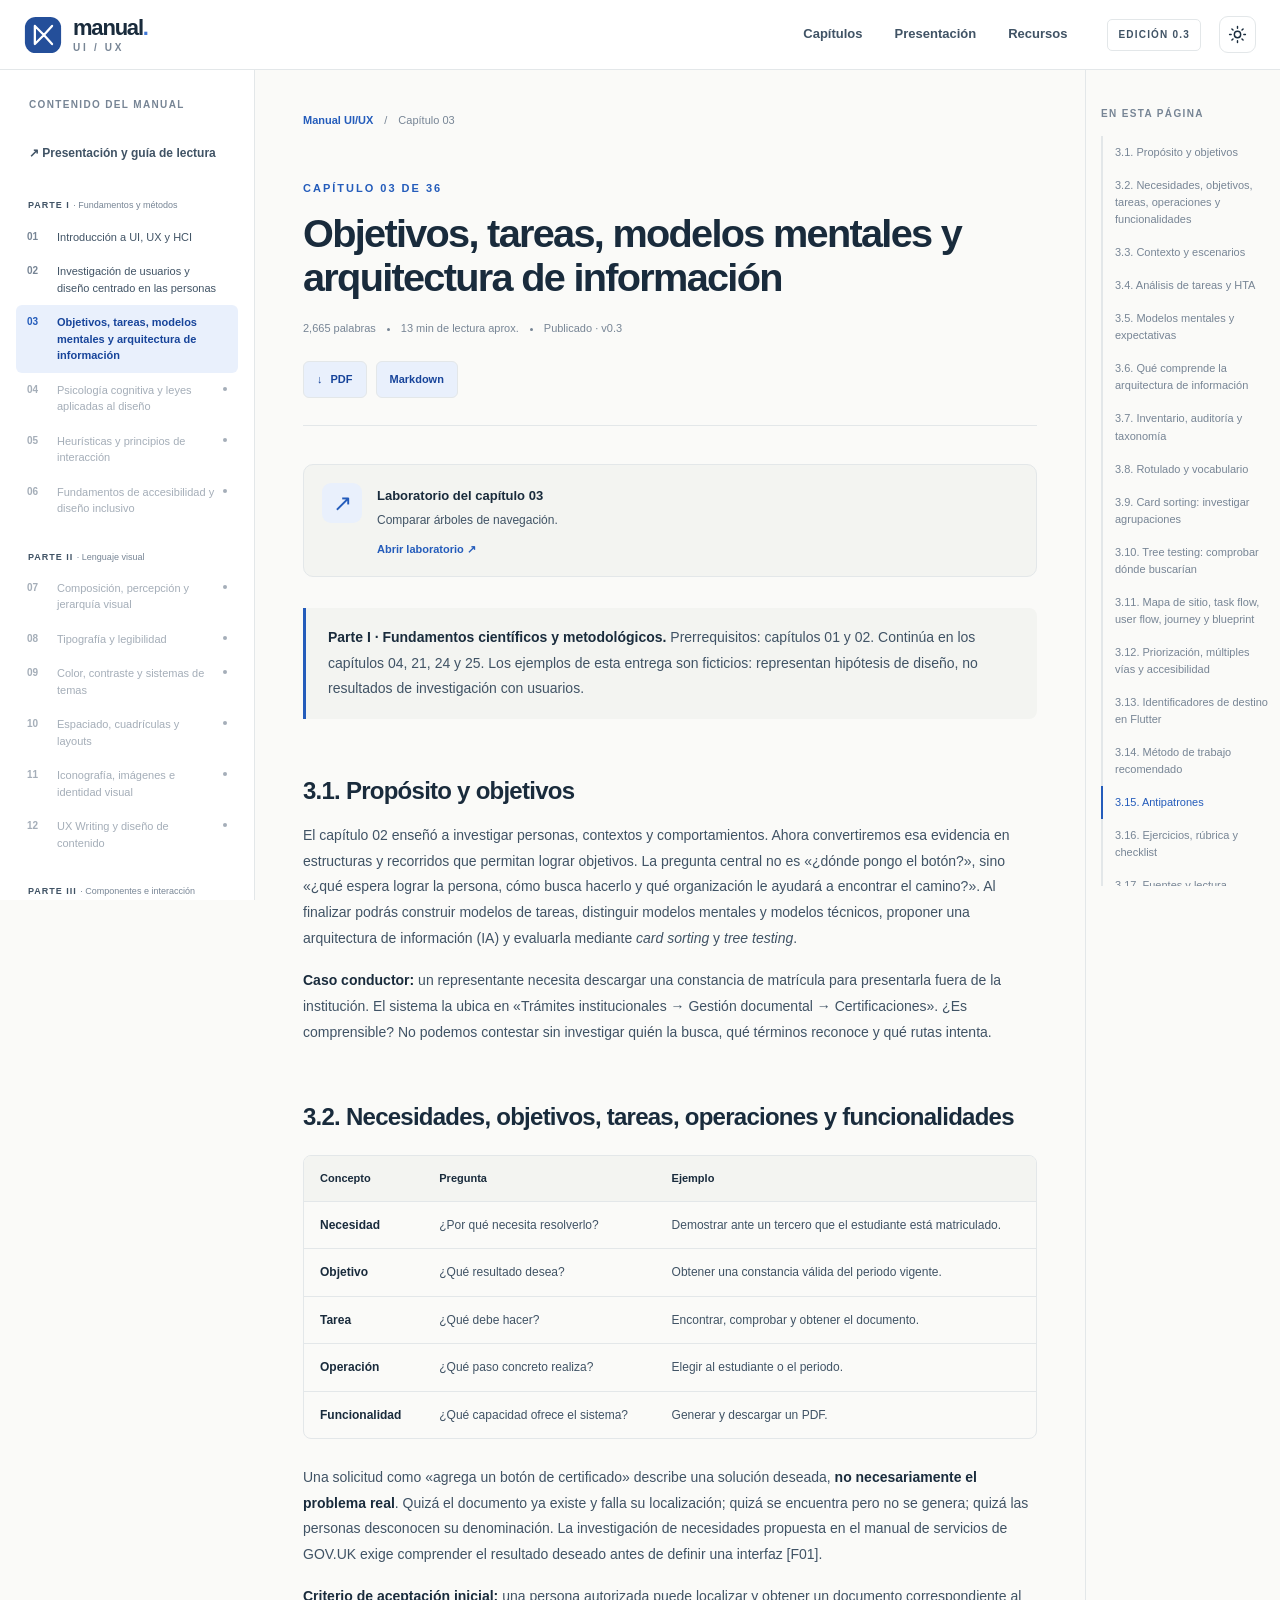
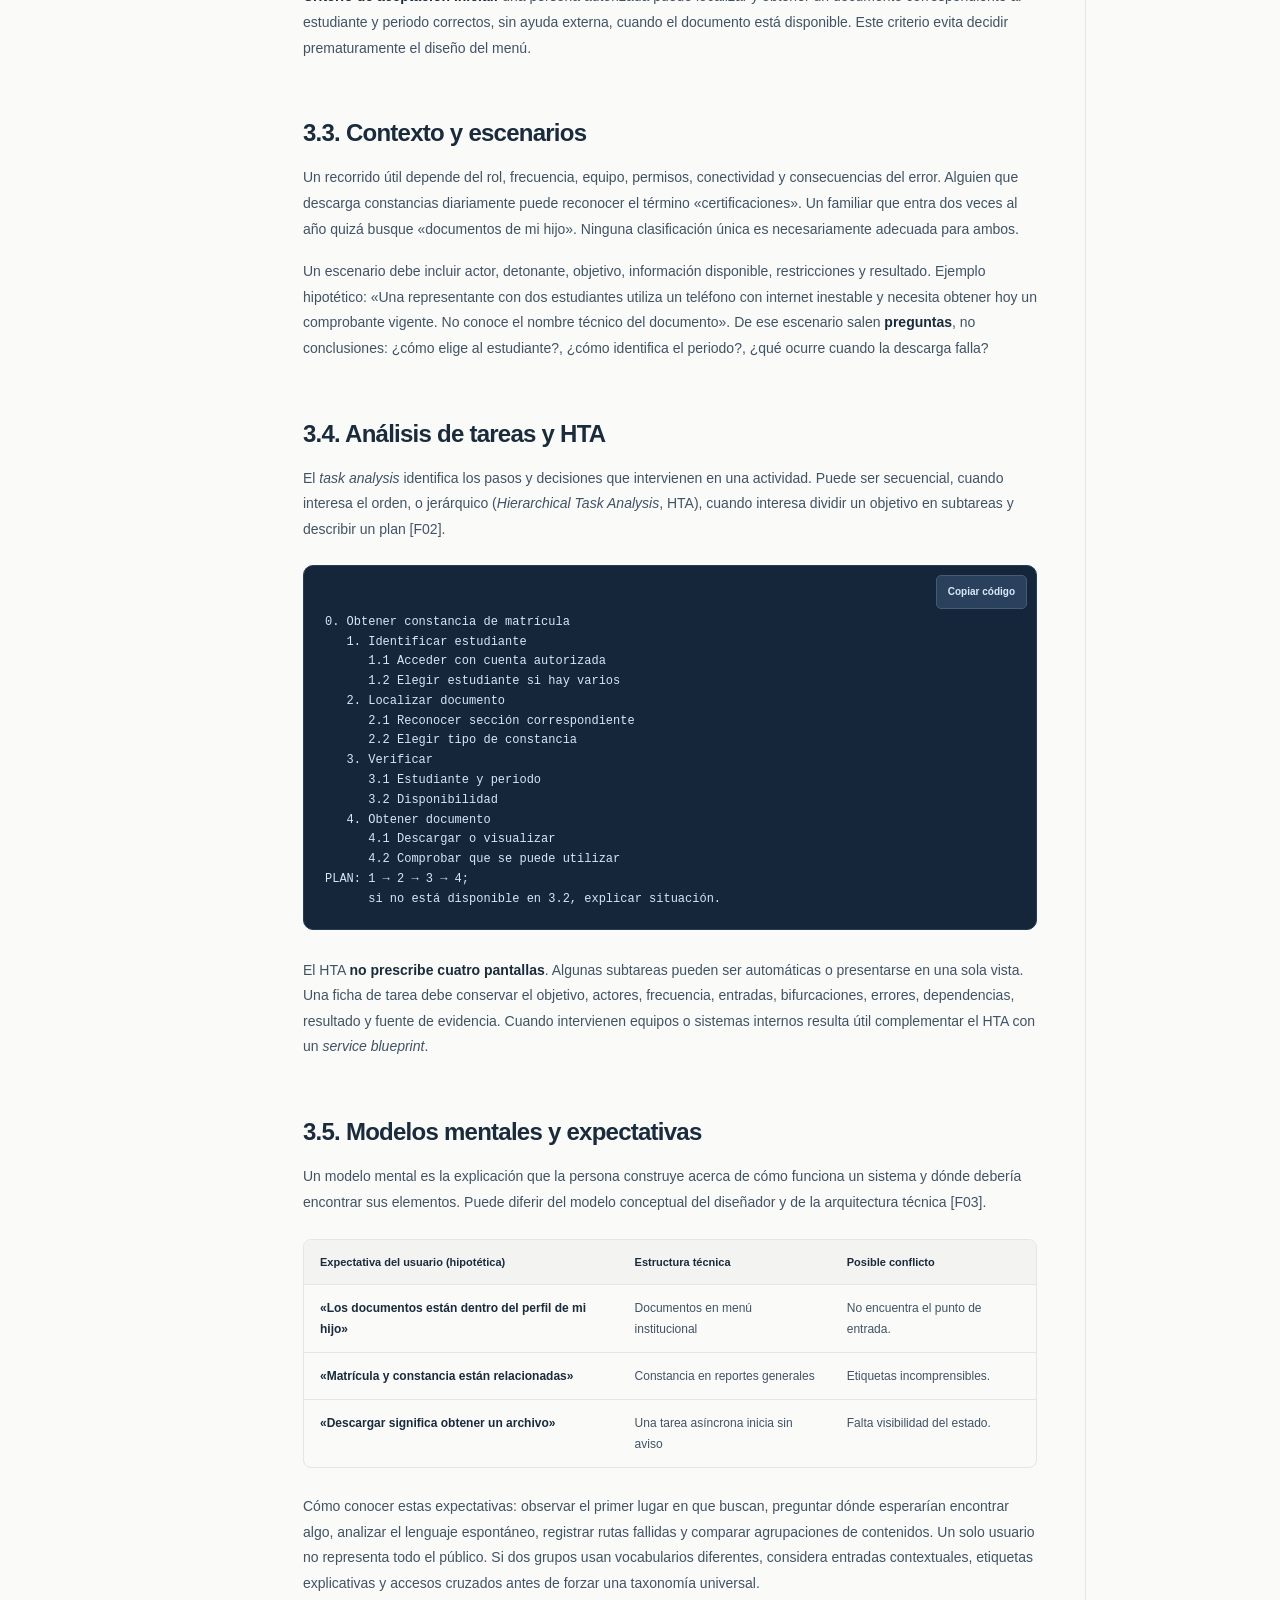
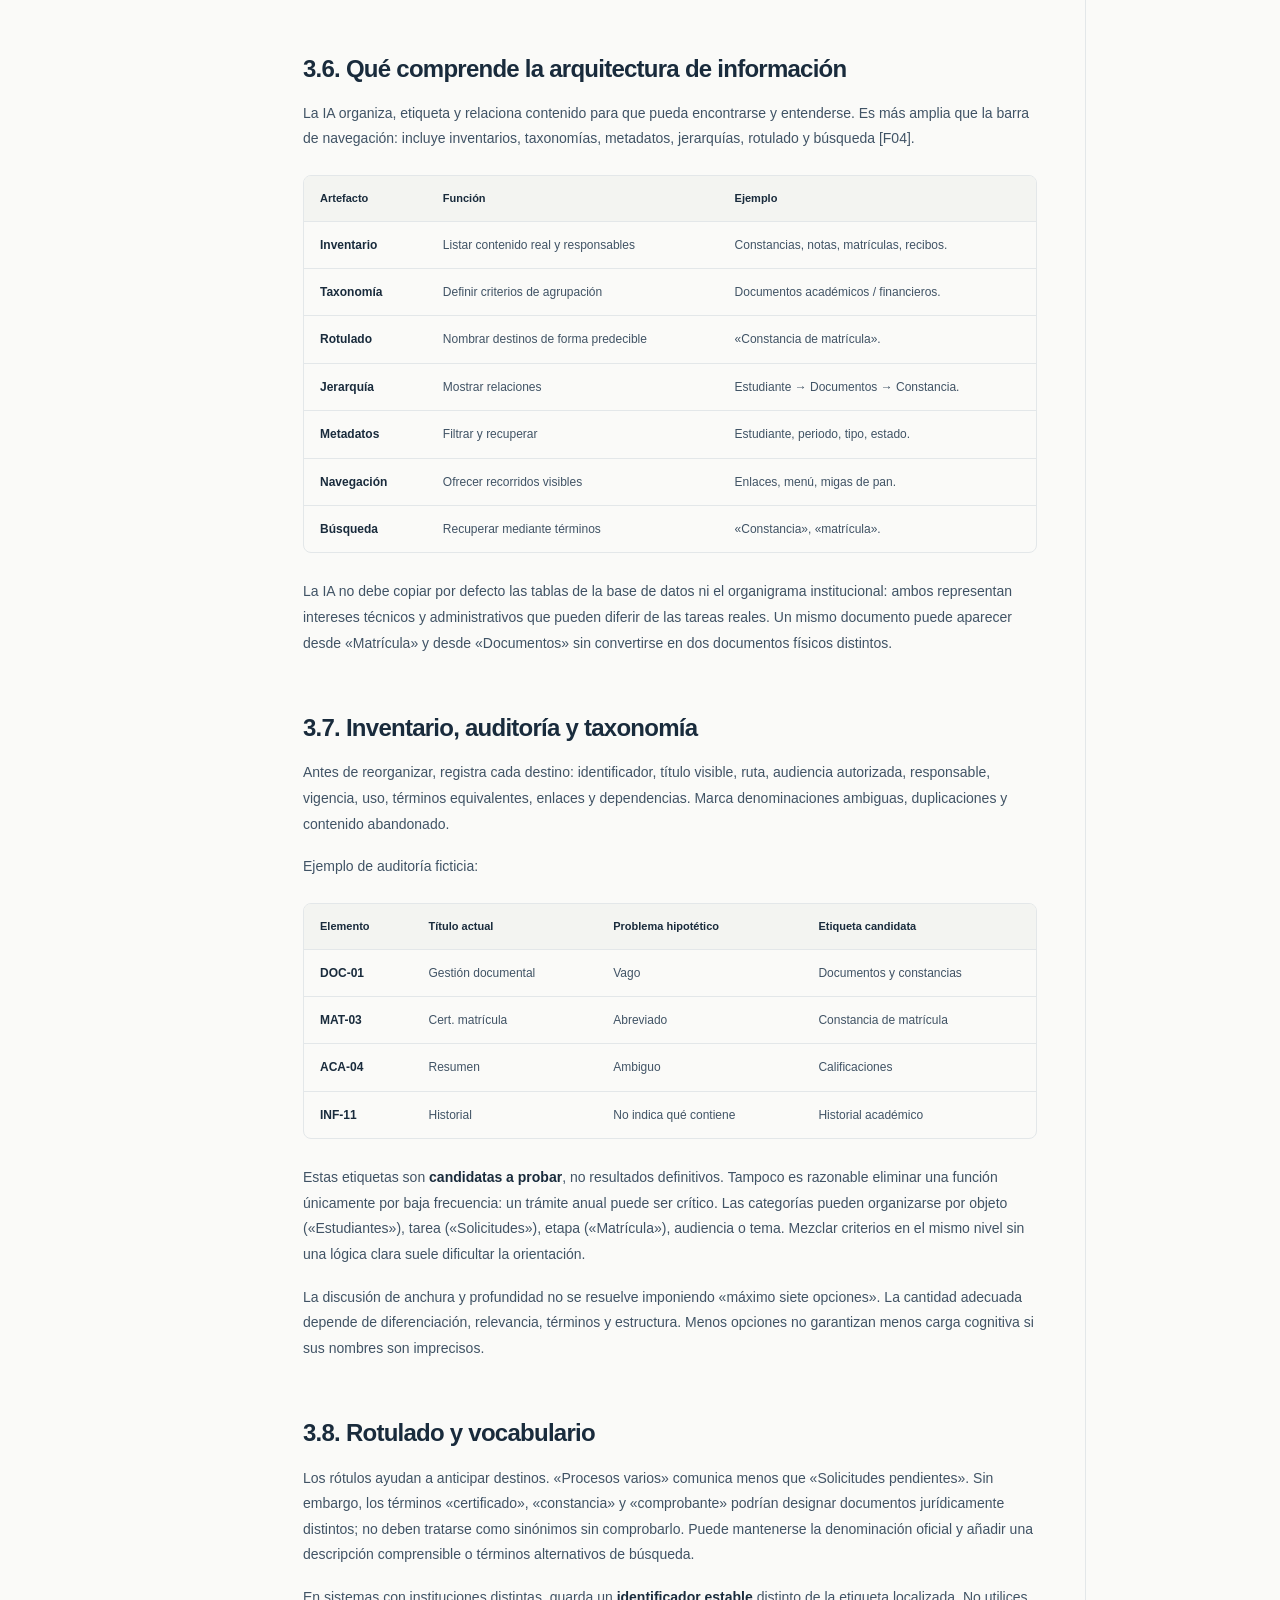
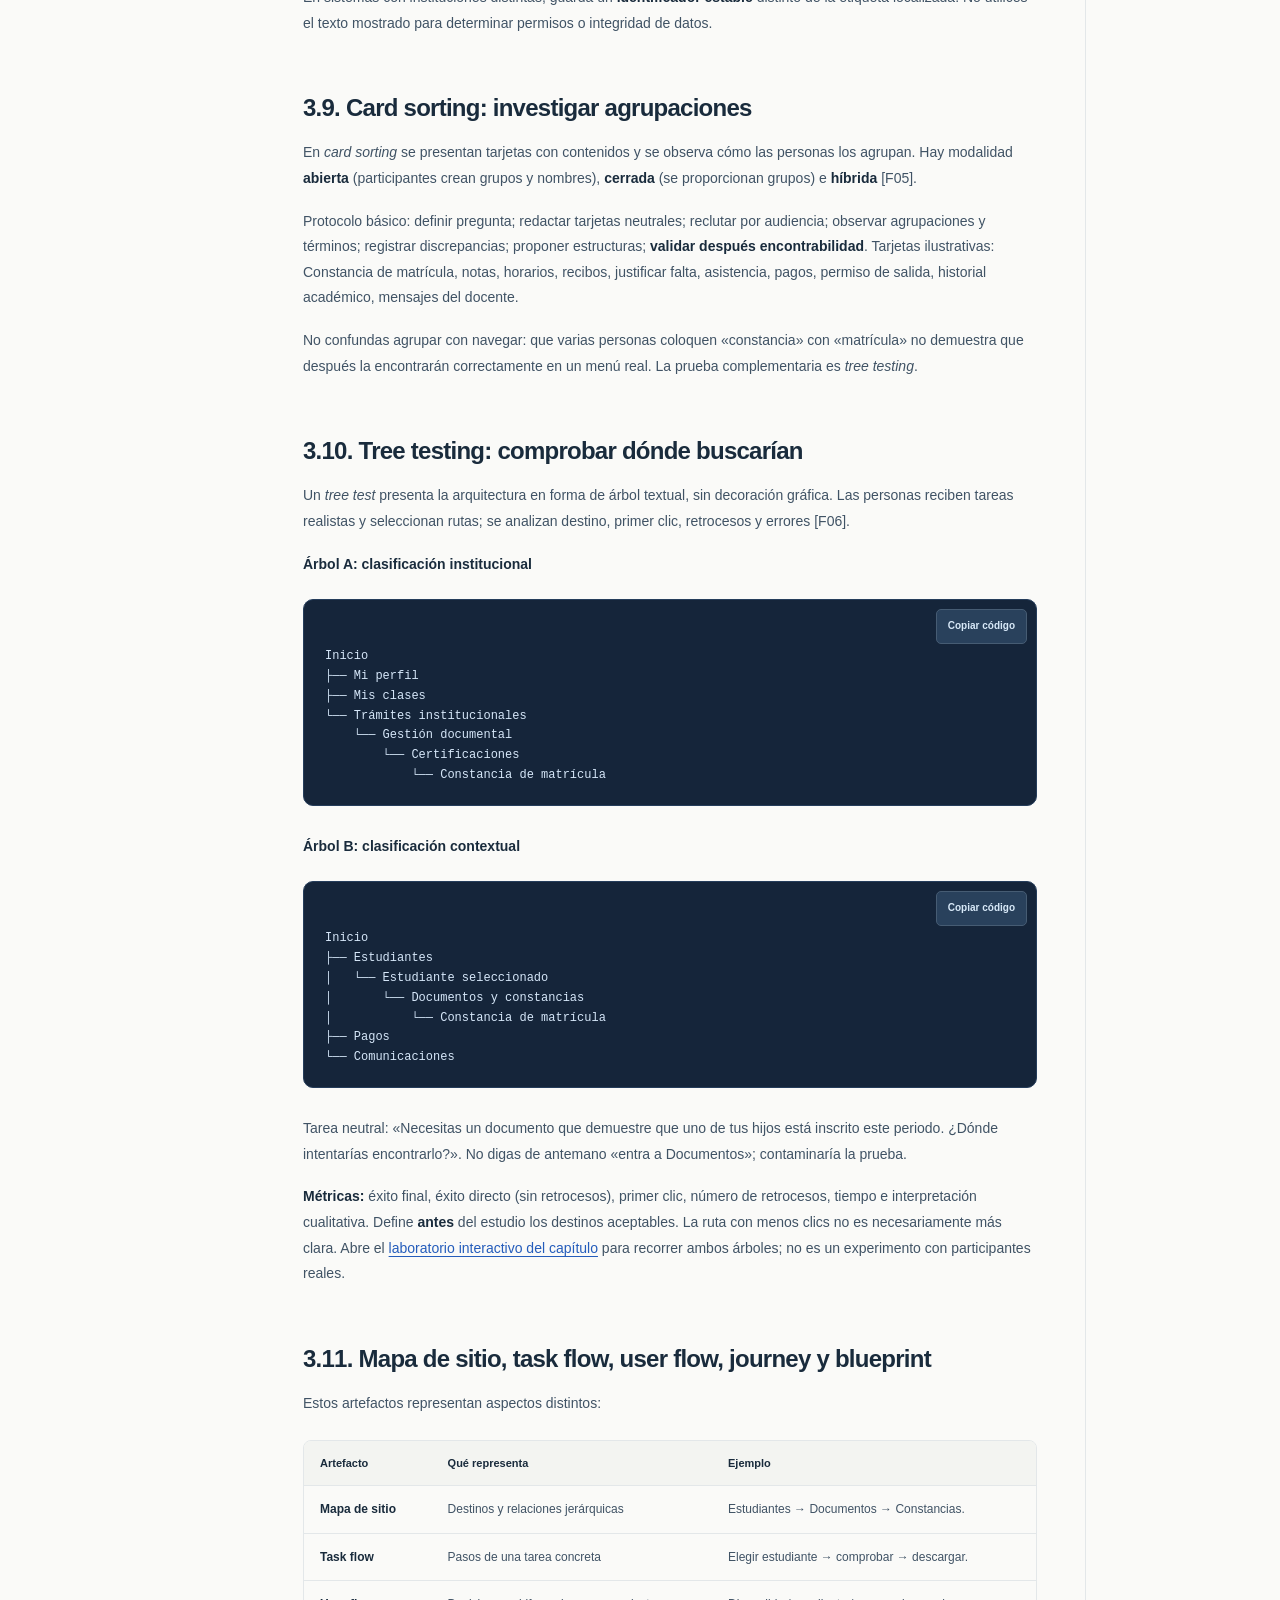
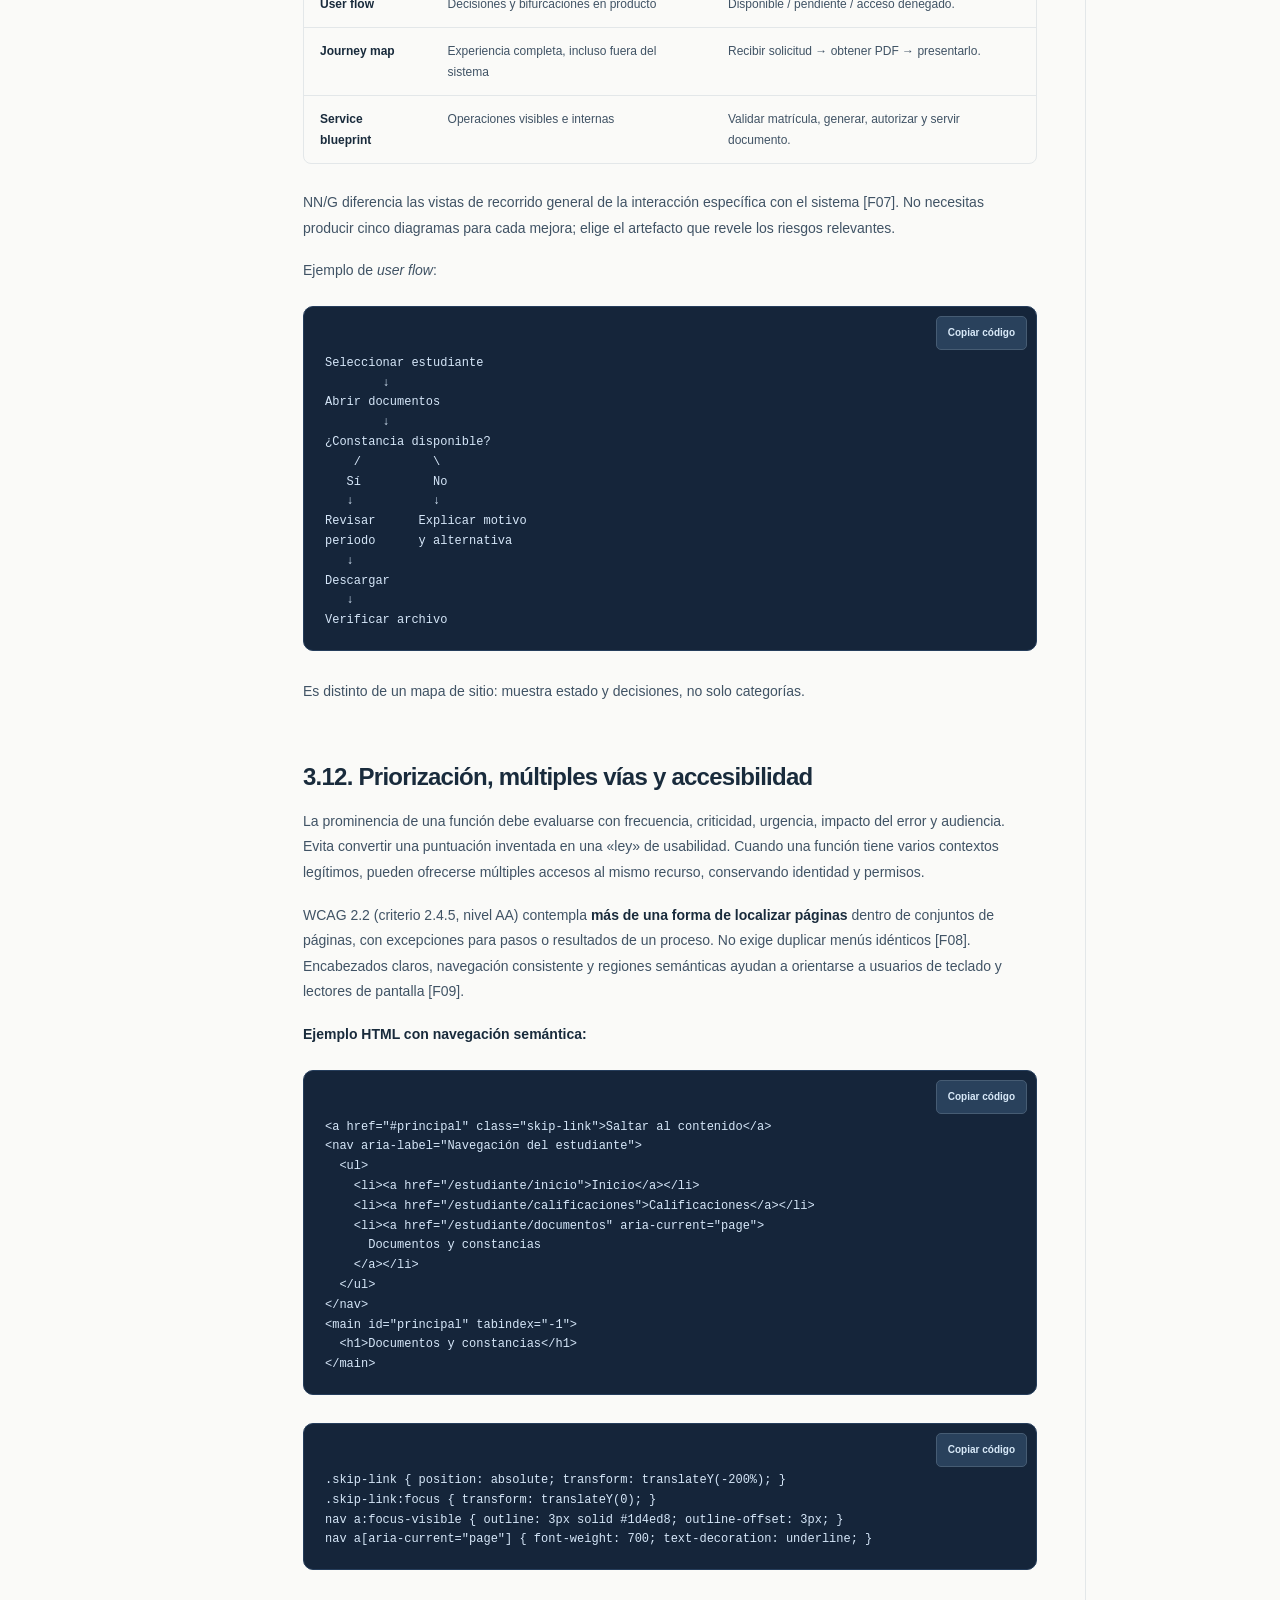
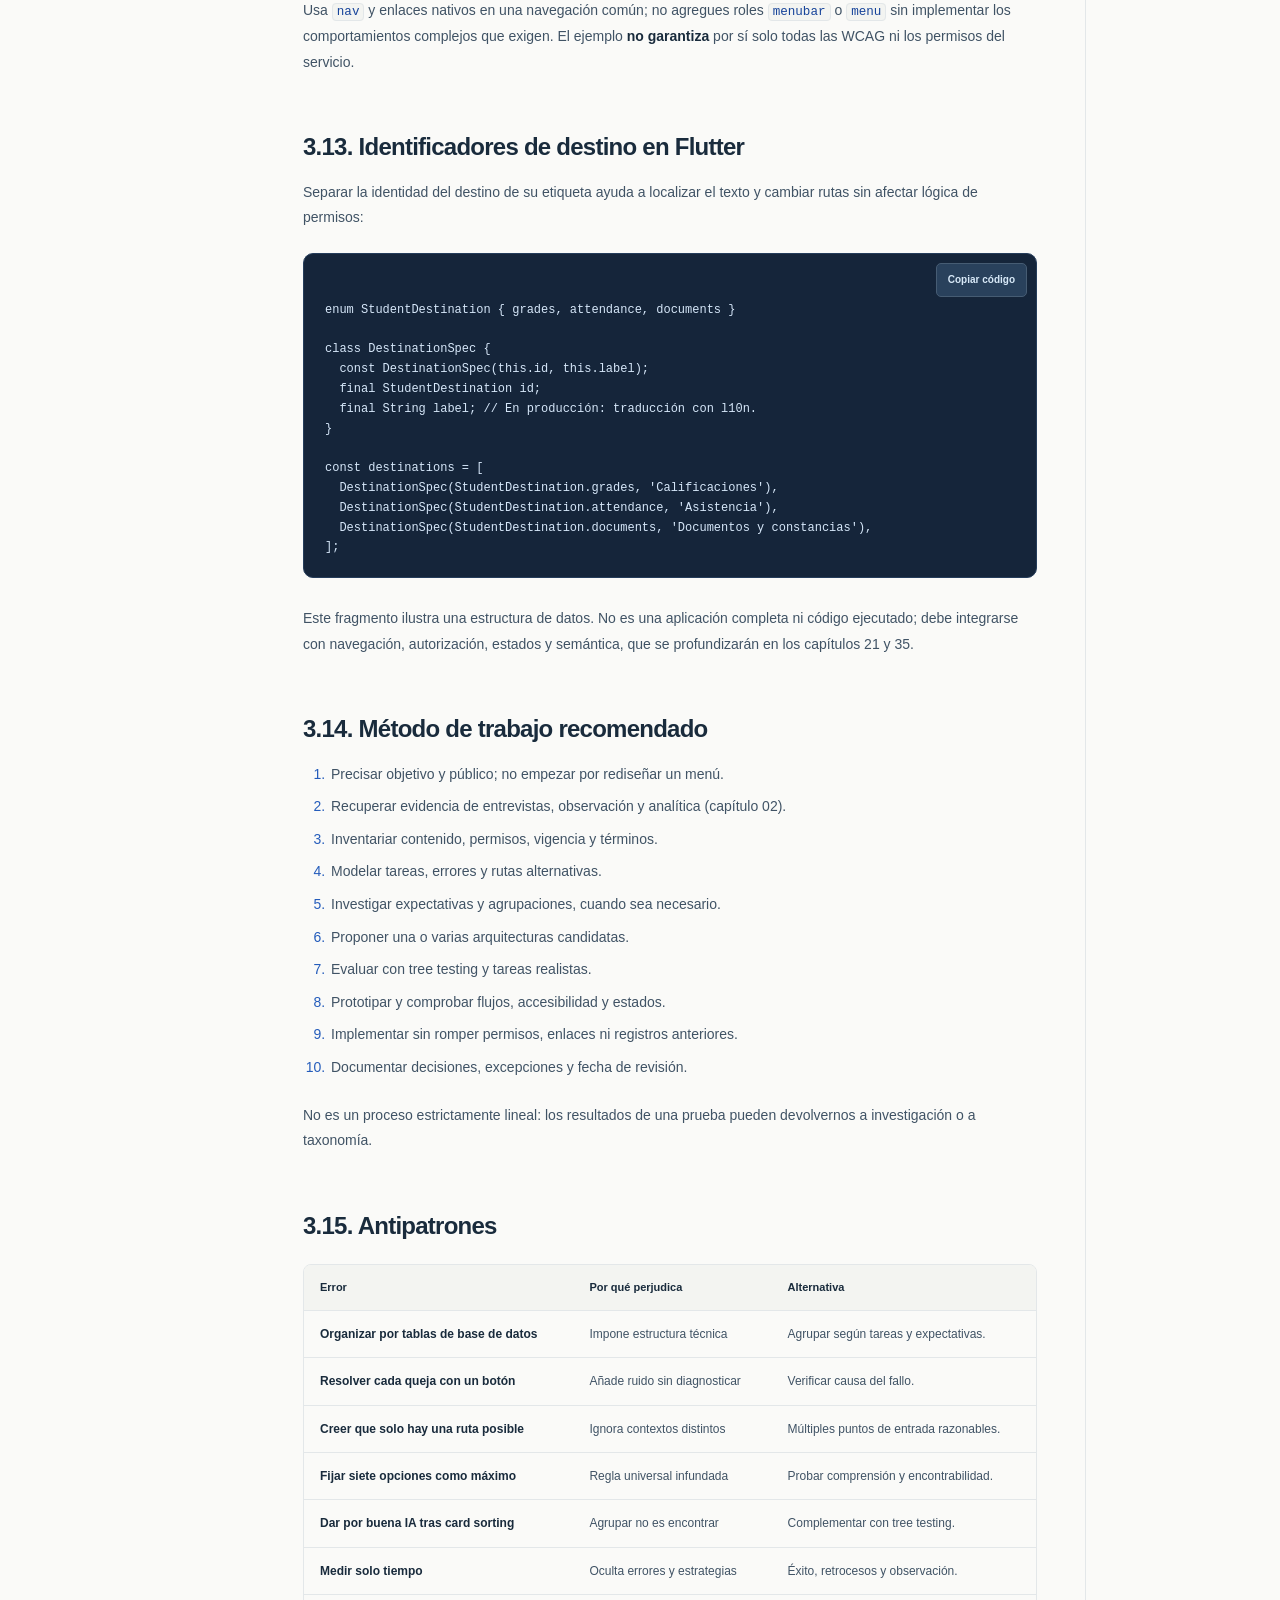
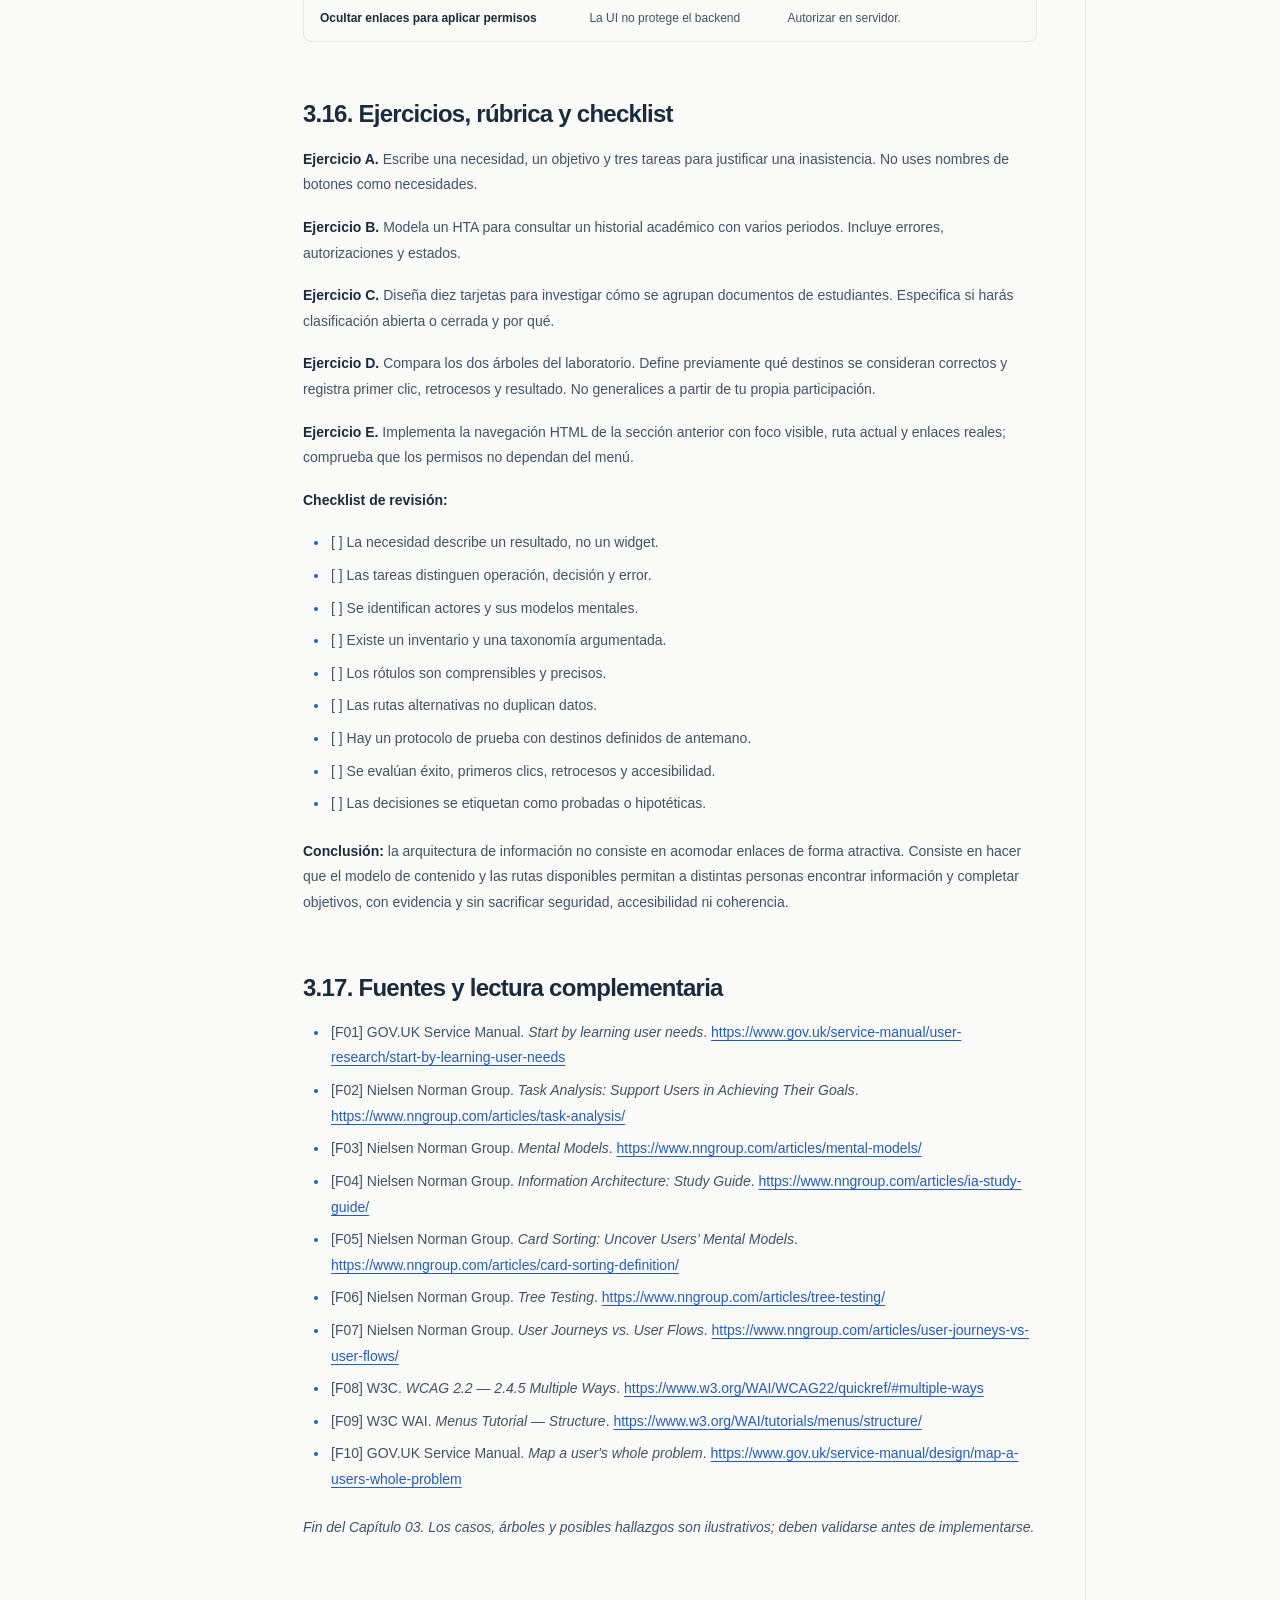
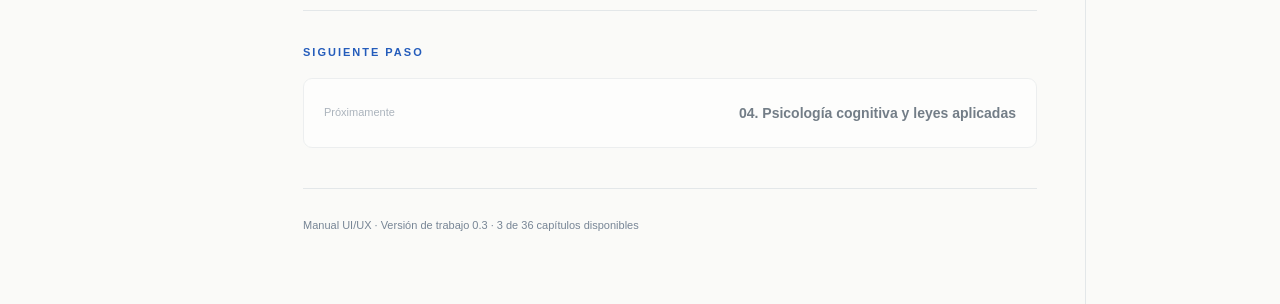
<file: capitulos/03.html>
<!doctype html><html lang="es"><head><meta charset="UTF-8"><meta name="viewport" content="width=device-width, initial-scale=1"><meta name="description" content="Manual integral de UI/UX: fundamentos, investigación, estándares, componentes e implementación. Lectura en línea y PDF gratuitos."><meta name="theme-color" content="#f9f9f6"><title>Capítulo 03 — Manual UI/UX</title><link rel="stylesheet" href="../assets/styles.css"></head><body class="reader-page"><a class="skip-link" href="#contenido">Saltar al contenido</a><header class="topbar">
<a class="brand" href="../index.html" aria-label="Manual UI/UX, ir al inicio"><span class="brand-icon"><svg viewBox="0 0 42 42" width="40" height="40" aria-hidden="true"><rect x="1" y="1" width="40" height="40" rx="12" fill="currentColor"/><path d="M12 11v20m0-20 10 10-10 10m10-10 9-10m-9 10 9 10" fill="none" stroke="#fff" stroke-width="2.5" stroke-linecap="round" stroke-linejoin="round"/></svg></span><span class="brand-text">manual<span class="brand-period">.</span><small>UI / UX</small></span></a>
<nav class="top-links" aria-label="Navegación principal"><a href="../index.html#indice" >Capítulos</a><a href="../introduccion.html" >Presentación</a><a href="../index.html#recursos">Recursos</a></nav>
<div class="top-actions"><span class="version-pill">EDICIÓN 0.3</span><button class="icon-button theme-toggle" type="button" aria-label="Alternar modo oscuro" title="Cambiar tema"><svg viewBox="0 0 24 24" width="19" height="19" fill="none" stroke="currentColor" stroke-width="1.8" stroke-linecap="round" stroke-linejoin="round"><circle cx="12" cy="12" r="4"/><path d="M12 2v2m0 16v2M4.93 4.93l1.42 1.42m11.3 11.3 1.42 1.42M2 12h2m16 0h2M4.93 19.07l1.42-1.42m11.3-11.3 1.42-1.42"/></svg></button><button class="icon-button mobile-menu" type="button" aria-expanded="false" aria-controls="reader-sidebar" aria-label="Abrir índice"><svg viewBox="0 0 24 24" width="21" height="21" fill="none" stroke="currentColor" stroke-width="2" stroke-linecap="round"><path d="M4 6h16M4 12h16M4 18h16"/></svg></button></div>
</header><div class="reading-progress" aria-hidden="true"><span id="reading-progress"></span></div>
<div class="reader-shell"><aside class="reader-sidebar" id="reader-sidebar" aria-label="Capítulos del manual"><div class="sidebar-heading">CONTENIDO DEL MANUAL</div><a class="intro-nav " href="../introduccion.html">↗ Presentación y guía de lectura</a><div class="sidebar-scroll"><div class="nav-group"><p class="nav-group-label">PARTE I <span>· Fundamentos y métodos</span></p><a class="nav-chapter " href="../capitulos/01.html" ><span class="chapter-num">01</span><span>Introducción a UI, UX y HCI</span></a><a class="nav-chapter " href="../capitulos/02.html" ><span class="chapter-num">02</span><span>Investigación de usuarios y diseño centrado en las personas</span></a><a class="nav-chapter is-current" href="../capitulos/03.html" aria-current=page><span class="chapter-num">03</span><span>Objetivos, tareas, modelos mentales y arquitectura de información</span></a><div class="nav-chapter is-pending" title="Capítulo aún no publicado"><span class="chapter-num">04</span><span>Psicología cognitiva y leyes aplicadas al diseño</span><span class="small-dot" aria-hidden="true"></span></div><div class="nav-chapter is-pending" title="Capítulo aún no publicado"><span class="chapter-num">05</span><span>Heurísticas y principios de interacción</span><span class="small-dot" aria-hidden="true"></span></div><div class="nav-chapter is-pending" title="Capítulo aún no publicado"><span class="chapter-num">06</span><span>Fundamentos de accesibilidad y diseño inclusivo</span><span class="small-dot" aria-hidden="true"></span></div></div><div class="nav-group"><p class="nav-group-label">PARTE II <span>· Lenguaje visual</span></p><div class="nav-chapter is-pending" title="Capítulo aún no publicado"><span class="chapter-num">07</span><span>Composición, percepción y jerarquía visual</span><span class="small-dot" aria-hidden="true"></span></div><div class="nav-chapter is-pending" title="Capítulo aún no publicado"><span class="chapter-num">08</span><span>Tipografía y legibilidad</span><span class="small-dot" aria-hidden="true"></span></div><div class="nav-chapter is-pending" title="Capítulo aún no publicado"><span class="chapter-num">09</span><span>Color, contraste y sistemas de temas</span><span class="small-dot" aria-hidden="true"></span></div><div class="nav-chapter is-pending" title="Capítulo aún no publicado"><span class="chapter-num">10</span><span>Espaciado, cuadrículas y layouts</span><span class="small-dot" aria-hidden="true"></span></div><div class="nav-chapter is-pending" title="Capítulo aún no publicado"><span class="chapter-num">11</span><span>Iconografía, imágenes e identidad visual</span><span class="small-dot" aria-hidden="true"></span></div><div class="nav-chapter is-pending" title="Capítulo aún no publicado"><span class="chapter-num">12</span><span>UX Writing y diseño de contenido</span><span class="small-dot" aria-hidden="true"></span></div></div><div class="nav-group"><p class="nav-group-label">PARTE III <span>· Componentes e interacción</span></p><div class="nav-chapter is-pending" title="Capítulo aún no publicado"><span class="chapter-num">13</span><span>Design Systems y Design Tokens</span><span class="small-dot" aria-hidden="true"></span></div><div class="nav-chapter is-pending" title="Capítulo aún no publicado"><span class="chapter-num">14</span><span>Anatomía y comportamiento de componentes interactivos</span><span class="small-dot" aria-hidden="true"></span></div><div class="nav-chapter is-pending" title="Capítulo aún no publicado"><span class="chapter-num">15</span><span>Botones, enlaces y controles de acción</span><span class="small-dot" aria-hidden="true"></span></div><div class="nav-chapter is-pending" title="Capítulo aún no publicado"><span class="chapter-num">16</span><span>Inputs y entrada de texto</span><span class="small-dot" aria-hidden="true"></span></div><div class="nav-chapter is-pending" title="Capítulo aún no publicado"><span class="chapter-num">17</span><span>Controles de selección y elección</span><span class="small-dot" aria-hidden="true"></span></div><div class="nav-chapter is-pending" title="Capítulo aún no publicado"><span class="chapter-num">18</span><span>Inputs especializados y captura avanzada</span><span class="small-dot" aria-hidden="true"></span></div><div class="nav-chapter is-pending" title="Capítulo aún no publicado"><span class="chapter-num">19</span><span>Estados, feedback, errores y animación</span><span class="small-dot" aria-hidden="true"></span></div><div class="nav-chapter is-pending" title="Capítulo aún no publicado"><span class="chapter-num">20</span><span>Diálogos, popovers, tooltips y notificaciones</span><span class="small-dot" aria-hidden="true"></span></div></div><div class="nav-group"><p class="nav-group-label">PARTE IV <span>· Patrones y experiencias</span></p><div class="nav-chapter is-pending" title="Capítulo aún no publicado"><span class="chapter-num">21</span><span>Navegación y orientación</span><span class="small-dot" aria-hidden="true"></span></div><div class="nav-chapter is-pending" title="Capítulo aún no publicado"><span class="chapter-num">22</span><span>Validaciones y recuperación de errores</span><span class="small-dot" aria-hidden="true"></span></div><div class="nav-chapter is-pending" title="Capítulo aún no publicado"><span class="chapter-num">23</span><span>Diseño integral de formularios</span><span class="small-dot" aria-hidden="true"></span></div><div class="nav-chapter is-pending" title="Capítulo aún no publicado"><span class="chapter-num">24</span><span>Formularios multipaso y flujos complejos</span><span class="small-dot" aria-hidden="true"></span></div><div class="nav-chapter is-pending" title="Capítulo aún no publicado"><span class="chapter-num">25</span><span>Búsqueda, filtrado y ordenamiento</span><span class="small-dot" aria-hidden="true"></span></div><div class="nav-chapter is-pending" title="Capítulo aún no publicado"><span class="chapter-num">26</span><span>Listas, tablas y datos densos</span><span class="small-dot" aria-hidden="true"></span></div><div class="nav-chapter is-pending" title="Capítulo aún no publicado"><span class="chapter-num">27</span><span>Visualización de datos y dashboards</span><span class="small-dot" aria-hidden="true"></span></div><div class="nav-chapter is-pending" title="Capítulo aún no publicado"><span class="chapter-num">28</span><span>Autenticación, permisos y consentimiento</span><span class="small-dot" aria-hidden="true"></span></div></div><div class="nav-group"><p class="nav-group-label">PARTE V <span>· Calidad transversal</span></p><div class="nav-chapter is-pending" title="Capítulo aún no publicado"><span class="chapter-num">29</span><span>Diseño responsive y adaptive</span><span class="small-dot" aria-hidden="true"></span></div><div class="nav-chapter is-pending" title="Capítulo aún no publicado"><span class="chapter-num">30</span><span>Convenciones de Android, iOS, web y escritorio</span><span class="small-dot" aria-hidden="true"></span></div><div class="nav-chapter is-pending" title="Capítulo aún no publicado"><span class="chapter-num">31</span><span>Accesibilidad avanzada y tecnologías asistivas</span><span class="small-dot" aria-hidden="true"></span></div><div class="nav-chapter is-pending" title="Capítulo aún no publicado"><span class="chapter-num">32</span><span>Rendimiento percibido, resiliencia, confianza y ética</span><span class="small-dot" aria-hidden="true"></span></div></div><div class="nav-group"><p class="nav-group-label">PARTE VI <span>· Implementación y evaluación</span></p><div class="nav-chapter is-pending" title="Capítulo aún no publicado"><span class="chapter-num">33</span><span>Wireframes, prototipos e investigación evaluativa</span><span class="small-dot" aria-hidden="true"></span></div><div class="nav-chapter is-pending" title="Capítulo aún no publicado"><span class="chapter-num">34</span><span>Implementación de UI/UX en la web</span><span class="small-dot" aria-hidden="true"></span></div><div class="nav-chapter is-pending" title="Capítulo aún no publicado"><span class="chapter-num">35</span><span>Implementación de UI/UX con Flutter</span><span class="small-dot" aria-hidden="true"></span></div><div class="nav-chapter is-pending" title="Capítulo aún no publicado"><span class="chapter-num">36</span><span>Auditoría, métricas y evolución del diseño</span><span class="small-dot" aria-hidden="true"></span></div></div></div></aside>
<main id="contenido" class="reader-main"><div class="reader-crumb"><a href="../index.html">Manual UI/UX</a><span aria-hidden="true">/</span><span>Capítulo 03</span></div><div class="article-header"><span class="eyebrow">CAPÍTULO 03 DE 36</span><div class="reader-title"><h1>Objetivos, tareas, modelos mentales y arquitectura de información</h1></div><div class="article-meta"><span>2,665 palabras</span><span class="meta-sep"></span><span>13 min de lectura aprox.</span><span class="meta-sep"></span><span>Publicado · v0.3</span></div><div class="chapter-tools"><a class="pill-action" href="../pdf/capitulo-03.pdf" download><span aria-hidden="true">↓</span> PDF</a><a class="pill-action" href="../fuentes/capitulo-03.md" download>Markdown</a></div></div><div class="practical-panel"><div class="practical-icon">↗</div><div><strong>Laboratorio del capítulo 03</strong><p>Comparar árboles de navegación.</p><div class="practical-links"><a href="../recursos/c03_arboles.html">Abrir laboratorio ↗</a></div></div></div><article class="prose" data-article><h1 class="chapter-heading" id="capitulo-03-objetivos-tareas-modelos-mentales-y-arquitectura-de-informacion">Capítulo 03. Objetivos, tareas, modelos mentales y arquitectura de información</h1>
<blockquote>
<p><strong>Parte I · Fundamentos científicos y metodológicos.</strong> Prerrequisitos: capítulos 01 y 02. Continúa en los capítulos 04, 21, 24 y 25. Los ejemplos de esta entrega son ficticios: representan hipótesis de diseño, no resultados de investigación con usuarios.</p>
</blockquote>
<h2 id="3-1-proposito-y-objetivos">3.1. Propósito y objetivos</h2>
<p>El capítulo 02 enseñó a investigar personas, contextos y comportamientos. Ahora convertiremos esa evidencia en estructuras y recorridos que permitan lograr objetivos. La pregunta central no es «¿dónde pongo el botón?», sino «¿qué espera lograr la persona, cómo busca hacerlo y qué organización le ayudará a encontrar el camino?». Al finalizar podrás construir modelos de tareas, distinguir modelos mentales y modelos técnicos, proponer una arquitectura de información (IA) y evaluarla mediante <em>card sorting</em> y <em>tree testing</em>.</p>
<p><strong>Caso conductor:</strong> un representante necesita descargar una constancia de matrícula para presentarla fuera de la institución. El sistema la ubica en «Trámites institucionales → Gestión documental → Certificaciones». ¿Es comprensible? No podemos contestar sin investigar quién la busca, qué términos reconoce y qué rutas intenta.</p>
<h2 id="3-2-necesidades-objetivos-tareas-operaciones-y-funcionalidades">3.2. Necesidades, objetivos, tareas, operaciones y funcionalidades</h2>
<div aria-label="Tabla desplazable horizontalmente" class="table-scroller" role="region" tabindex="0"><table>
<thead>
<tr>
<th>Concepto</th>
<th>Pregunta</th>
<th>Ejemplo</th>
</tr>
</thead>
<tbody>
<tr>
<td>Necesidad</td>
<td>¿Por qué necesita resolverlo?</td>
<td>Demostrar ante un tercero que el estudiante está matriculado.</td>
</tr>
<tr>
<td>Objetivo</td>
<td>¿Qué resultado desea?</td>
<td>Obtener una constancia válida del periodo vigente.</td>
</tr>
<tr>
<td>Tarea</td>
<td>¿Qué debe hacer?</td>
<td>Encontrar, comprobar y obtener el documento.</td>
</tr>
<tr>
<td>Operación</td>
<td>¿Qué paso concreto realiza?</td>
<td>Elegir al estudiante o el periodo.</td>
</tr>
<tr>
<td>Funcionalidad</td>
<td>¿Qué capacidad ofrece el sistema?</td>
<td>Generar y descargar un PDF.</td>
</tr>
</tbody>
</table></div>
<p>Una solicitud como «agrega un botón de certificado» describe una solución deseada, <strong>no necesariamente el problema real</strong>. Quizá el documento ya existe y falla su localización; quizá se encuentra pero no se genera; quizá las personas desconocen su denominación. La investigación de necesidades propuesta en el manual de servicios de GOV.UK exige comprender el resultado deseado antes de definir una interfaz [F01].</p>
<p><strong>Criterio de aceptación inicial:</strong> una persona autorizada puede localizar y obtener un documento correspondiente al estudiante y periodo correctos, sin ayuda externa, cuando el documento está disponible. Este criterio evita decidir prematuramente el diseño del menú.</p>
<h2 id="3-3-contexto-y-escenarios">3.3. Contexto y escenarios</h2>
<p>Un recorrido útil depende del rol, frecuencia, equipo, permisos, conectividad y consecuencias del error. Alguien que descarga constancias diariamente puede reconocer el término «certificaciones». Un familiar que entra dos veces al año quizá busque «documentos de mi hijo». Ninguna clasificación única es necesariamente adecuada para ambos.</p>
<p>Un escenario debe incluir actor, detonante, objetivo, información disponible, restricciones y resultado. Ejemplo hipotético: «Una representante con dos estudiantes utiliza un teléfono con internet inestable y necesita obtener hoy un comprobante vigente. No conoce el nombre técnico del documento». De ese escenario salen <strong>preguntas</strong>, no conclusiones: ¿cómo elige al estudiante?, ¿cómo identifica el periodo?, ¿qué ocurre cuando la descarga falla?</p>
<h2 id="3-4-analisis-de-tareas-y-hta">3.4. Análisis de tareas y HTA</h2>
<p>El <em>task analysis</em> identifica los pasos y decisiones que intervienen en una actividad. Puede ser secuencial, cuando interesa el orden, o jerárquico (<em>Hierarchical Task Analysis</em>, HTA), cuando interesa dividir un objetivo en subtareas y describir un plan [F02].</p>
<div class="code-block"><button aria-label="Copiar fragmento de código" class="copy-code" type="button">Copiar código</button><pre><code class="language-text">0. Obtener constancia de matrícula
   1. Identificar estudiante
      1.1 Acceder con cuenta autorizada
      1.2 Elegir estudiante si hay varios
   2. Localizar documento
      2.1 Reconocer sección correspondiente
      2.2 Elegir tipo de constancia
   3. Verificar
      3.1 Estudiante y periodo
      3.2 Disponibilidad
   4. Obtener documento
      4.1 Descargar o visualizar
      4.2 Comprobar que se puede utilizar
PLAN: 1 → 2 → 3 → 4;
      si no está disponible en 3.2, explicar situación.
</code></pre></div>
<p>El HTA <strong>no prescribe cuatro pantallas</strong>. Algunas subtareas pueden ser automáticas o presentarse en una sola vista. Una ficha de tarea debe conservar el objetivo, actores, frecuencia, entradas, bifurcaciones, errores, dependencias, resultado y fuente de evidencia. Cuando intervienen equipos o sistemas internos resulta útil complementar el HTA con un <em>service blueprint</em>.</p>
<h2 id="3-5-modelos-mentales-y-expectativas">3.5. Modelos mentales y expectativas</h2>
<p>Un modelo mental es la explicación que la persona construye acerca de cómo funciona un sistema y dónde debería encontrar sus elementos. Puede diferir del modelo conceptual del diseñador y de la arquitectura técnica [F03].</p>
<div aria-label="Tabla desplazable horizontalmente" class="table-scroller" role="region" tabindex="0"><table>
<thead>
<tr>
<th>Expectativa del usuario (hipotética)</th>
<th>Estructura técnica</th>
<th>Posible conflicto</th>
</tr>
</thead>
<tbody>
<tr>
<td>«Los documentos están dentro del perfil de mi hijo»</td>
<td>Documentos en menú institucional</td>
<td>No encuentra el punto de entrada.</td>
</tr>
<tr>
<td>«Matrícula y constancia están relacionadas»</td>
<td>Constancia en reportes generales</td>
<td>Etiquetas incomprensibles.</td>
</tr>
<tr>
<td>«Descargar significa obtener un archivo»</td>
<td>Una tarea asíncrona inicia sin aviso</td>
<td>Falta visibilidad del estado.</td>
</tr>
</tbody>
</table></div>
<p>Cómo conocer estas expectativas: observar el primer lugar en que buscan, preguntar dónde esperarían encontrar algo, analizar el lenguaje espontáneo, registrar rutas fallidas y comparar agrupaciones de contenidos. Un solo usuario no representa todo el público. Si dos grupos usan vocabularios diferentes, considera entradas contextuales, etiquetas explicativas y accesos cruzados antes de forzar una taxonomía universal.</p>
<h2 id="3-6-que-comprende-la-arquitectura-de-informacion">3.6. Qué comprende la arquitectura de información</h2>
<p>La IA organiza, etiqueta y relaciona contenido para que pueda encontrarse y entenderse. Es más amplia que la barra de navegación: incluye inventarios, taxonomías, metadatos, jerarquías, rotulado y búsqueda [F04].</p>
<div aria-label="Tabla desplazable horizontalmente" class="table-scroller" role="region" tabindex="0"><table>
<thead>
<tr>
<th>Artefacto</th>
<th>Función</th>
<th>Ejemplo</th>
</tr>
</thead>
<tbody>
<tr>
<td>Inventario</td>
<td>Listar contenido real y responsables</td>
<td>Constancias, notas, matrículas, recibos.</td>
</tr>
<tr>
<td>Taxonomía</td>
<td>Definir criterios de agrupación</td>
<td>Documentos académicos / financieros.</td>
</tr>
<tr>
<td>Rotulado</td>
<td>Nombrar destinos de forma predecible</td>
<td>«Constancia de matrícula».</td>
</tr>
<tr>
<td>Jerarquía</td>
<td>Mostrar relaciones</td>
<td>Estudiante → Documentos → Constancia.</td>
</tr>
<tr>
<td>Metadatos</td>
<td>Filtrar y recuperar</td>
<td>Estudiante, periodo, tipo, estado.</td>
</tr>
<tr>
<td>Navegación</td>
<td>Ofrecer recorridos visibles</td>
<td>Enlaces, menú, migas de pan.</td>
</tr>
<tr>
<td>Búsqueda</td>
<td>Recuperar mediante términos</td>
<td>«Constancia», «matrícula».</td>
</tr>
</tbody>
</table></div>
<p>La IA no debe copiar por defecto las tablas de la base de datos ni el organigrama institucional: ambos representan intereses técnicos y administrativos que pueden diferir de las tareas reales. Un mismo documento puede aparecer desde «Matrícula» y desde «Documentos» sin convertirse en dos documentos físicos distintos.</p>
<h2 id="3-7-inventario-auditoria-y-taxonomia">3.7. Inventario, auditoría y taxonomía</h2>
<p>Antes de reorganizar, registra cada destino: identificador, título visible, ruta, audiencia autorizada, responsable, vigencia, uso, términos equivalentes, enlaces y dependencias. Marca denominaciones ambiguas, duplicaciones y contenido abandonado.</p>
<p>Ejemplo de auditoría ficticia:</p>
<div aria-label="Tabla desplazable horizontalmente" class="table-scroller" role="region" tabindex="0"><table>
<thead>
<tr>
<th>Elemento</th>
<th>Título actual</th>
<th>Problema hipotético</th>
<th>Etiqueta candidata</th>
</tr>
</thead>
<tbody>
<tr>
<td>DOC-01</td>
<td>Gestión documental</td>
<td>Vago</td>
<td>Documentos y constancias</td>
</tr>
<tr>
<td>MAT-03</td>
<td>Cert. matrícula</td>
<td>Abreviado</td>
<td>Constancia de matrícula</td>
</tr>
<tr>
<td>ACA-04</td>
<td>Resumen</td>
<td>Ambiguo</td>
<td>Calificaciones</td>
</tr>
<tr>
<td>INF-11</td>
<td>Historial</td>
<td>No indica qué contiene</td>
<td>Historial académico</td>
</tr>
</tbody>
</table></div>
<p>Estas etiquetas son <strong>candidatas a probar</strong>, no resultados definitivos. Tampoco es razonable eliminar una función únicamente por baja frecuencia: un trámite anual puede ser crítico. Las categorías pueden organizarse por objeto («Estudiantes»), tarea («Solicitudes»), etapa («Matrícula»), audiencia o tema. Mezclar criterios en el mismo nivel sin una lógica clara suele dificultar la orientación.</p>
<p>La discusión de anchura y profundidad no se resuelve imponiendo «máximo siete opciones». La cantidad adecuada depende de diferenciación, relevancia, términos y estructura. Menos opciones no garantizan menos carga cognitiva si sus nombres son imprecisos.</p>
<h2 id="3-8-rotulado-y-vocabulario">3.8. Rotulado y vocabulario</h2>
<p>Los rótulos ayudan a anticipar destinos. «Procesos varios» comunica menos que «Solicitudes pendientes». Sin embargo, los términos «certificado», «constancia» y «comprobante» podrían designar documentos jurídicamente distintos; no deben tratarse como sinónimos sin comprobarlo. Puede mantenerse la denominación oficial y añadir una descripción comprensible o términos alternativos de búsqueda.</p>
<p>En sistemas con instituciones distintas, guarda un <strong>identificador estable</strong> distinto de la etiqueta localizada. No utilices el texto mostrado para determinar permisos o integridad de datos.</p>
<h2 id="3-9-card-sorting-investigar-agrupaciones">3.9. Card sorting: investigar agrupaciones</h2>
<p>En <em>card sorting</em> se presentan tarjetas con contenidos y se observa cómo las personas los agrupan. Hay modalidad <strong>abierta</strong> (participantes crean grupos y nombres), <strong>cerrada</strong> (se proporcionan grupos) e <strong>híbrida</strong> [F05].</p>
<p>Protocolo básico: definir pregunta; redactar tarjetas neutrales; reclutar por audiencia; observar agrupaciones y términos; registrar discrepancias; proponer estructuras; <strong>validar después encontrabilidad</strong>. Tarjetas ilustrativas: Constancia de matrícula, notas, horarios, recibos, justificar falta, asistencia, pagos, permiso de salida, historial académico, mensajes del docente.</p>
<p>No confundas agrupar con navegar: que varias personas coloquen «constancia» con «matrícula» no demuestra que después la encontrarán correctamente en un menú real. La prueba complementaria es <em>tree testing</em>.</p>
<h2 id="3-10-tree-testing-comprobar-donde-buscarian">3.10. Tree testing: comprobar dónde buscarían</h2>
<p>Un <em>tree test</em> presenta la arquitectura en forma de árbol textual, sin decoración gráfica. Las personas reciben tareas realistas y seleccionan rutas; se analizan destino, primer clic, retrocesos y errores [F06].</p>
<p><strong>Árbol A: clasificación institucional</strong></p>
<div class="code-block"><button aria-label="Copiar fragmento de código" class="copy-code" type="button">Copiar código</button><pre><code class="language-text">Inicio
├── Mi perfil
├── Mis clases
└── Trámites institucionales
    └── Gestión documental
        └── Certificaciones
            └── Constancia de matrícula
</code></pre></div>
<p><strong>Árbol B: clasificación contextual</strong></p>
<div class="code-block"><button aria-label="Copiar fragmento de código" class="copy-code" type="button">Copiar código</button><pre><code class="language-text">Inicio
├── Estudiantes
│   └── Estudiante seleccionado
│       └── Documentos y constancias
│           └── Constancia de matrícula
├── Pagos
└── Comunicaciones
</code></pre></div>
<p>Tarea neutral: «Necesitas un documento que demuestre que uno de tus hijos está inscrito este periodo. ¿Dónde intentarías encontrarlo?». No digas de antemano «entra a Documentos»; contaminaría la prueba.</p>
<p><strong>Métricas:</strong> éxito final, éxito directo (sin retrocesos), primer clic, número de retrocesos, tiempo e interpretación cualitativa. Define <strong>antes</strong> del estudio los destinos aceptables. La ruta con menos clics no es necesariamente más clara. Abre el <a href="../recursos/c03_arboles.html">laboratorio interactivo del capítulo</a> para recorrer ambos árboles; no es un experimento con participantes reales.</p>
<h2 id="3-11-mapa-de-sitio-task-flow-user-flow-journey-y-blueprint">3.11. Mapa de sitio, task flow, user flow, journey y blueprint</h2>
<p>Estos artefactos representan aspectos distintos:</p>
<div aria-label="Tabla desplazable horizontalmente" class="table-scroller" role="region" tabindex="0"><table>
<thead>
<tr>
<th>Artefacto</th>
<th>Qué representa</th>
<th>Ejemplo</th>
</tr>
</thead>
<tbody>
<tr>
<td>Mapa de sitio</td>
<td>Destinos y relaciones jerárquicas</td>
<td>Estudiantes → Documentos → Constancias.</td>
</tr>
<tr>
<td>Task flow</td>
<td>Pasos de una tarea concreta</td>
<td>Elegir estudiante → comprobar → descargar.</td>
</tr>
<tr>
<td>User flow</td>
<td>Decisiones y bifurcaciones en producto</td>
<td>Disponible / pendiente / acceso denegado.</td>
</tr>
<tr>
<td>Journey map</td>
<td>Experiencia completa, incluso fuera del sistema</td>
<td>Recibir solicitud → obtener PDF → presentarlo.</td>
</tr>
<tr>
<td>Service blueprint</td>
<td>Operaciones visibles e internas</td>
<td>Validar matrícula, generar, autorizar y servir documento.</td>
</tr>
</tbody>
</table></div>
<p>NN/G diferencia las vistas de recorrido general de la interacción específica con el sistema [F07]. No necesitas producir cinco diagramas para cada mejora; elige el artefacto que revele los riesgos relevantes.</p>
<p>Ejemplo de <em>user flow</em>:</p>
<div class="code-block"><button aria-label="Copiar fragmento de código" class="copy-code" type="button">Copiar código</button><pre><code class="language-text">Seleccionar estudiante
        ↓
Abrir documentos
        ↓
¿Constancia disponible?
    /          \
   Sí          No
   ↓           ↓
Revisar      Explicar motivo
periodo      y alternativa
   ↓
Descargar
   ↓
Verificar archivo
</code></pre></div>
<p>Es distinto de un mapa de sitio: muestra estado y decisiones, no solo categorías.</p>
<h2 id="3-12-priorizacion-multiples-vias-y-accesibilidad">3.12. Priorización, múltiples vías y accesibilidad</h2>
<p>La prominencia de una función debe evaluarse con frecuencia, criticidad, urgencia, impacto del error y audiencia. Evita convertir una puntuación inventada en una «ley» de usabilidad. Cuando una función tiene varios contextos legítimos, pueden ofrecerse múltiples accesos al mismo recurso, conservando identidad y permisos.</p>
<p>WCAG 2.2 (criterio 2.4.5, nivel AA) contempla <strong>más de una forma de localizar páginas</strong> dentro de conjuntos de páginas, con excepciones para pasos o resultados de un proceso. No exige duplicar menús idénticos [F08]. Encabezados claros, navegación consistente y regiones semánticas ayudan a orientarse a usuarios de teclado y lectores de pantalla [F09].</p>
<p><strong>Ejemplo HTML con navegación semántica:</strong></p>
<div class="code-block"><button aria-label="Copiar fragmento de código" class="copy-code" type="button">Copiar código</button><pre><code class="language-html">&lt;a href="#principal" class="skip-link"&gt;Saltar al contenido&lt;/a&gt;
&lt;nav aria-label="Navegación del estudiante"&gt;
  &lt;ul&gt;
    &lt;li&gt;&lt;a href="/estudiante/inicio"&gt;Inicio&lt;/a&gt;&lt;/li&gt;
    &lt;li&gt;&lt;a href="/estudiante/calificaciones"&gt;Calificaciones&lt;/a&gt;&lt;/li&gt;
    &lt;li&gt;&lt;a href="/estudiante/documentos" aria-current="page"&gt;
      Documentos y constancias
    &lt;/a&gt;&lt;/li&gt;
  &lt;/ul&gt;
&lt;/nav&gt;
&lt;main id="principal" tabindex="-1"&gt;
  &lt;h1&gt;Documentos y constancias&lt;/h1&gt;
&lt;/main&gt;
</code></pre></div>
<div class="code-block"><button aria-label="Copiar fragmento de código" class="copy-code" type="button">Copiar código</button><pre><code class="language-css">.skip-link { position: absolute; transform: translateY(-200%); }
.skip-link:focus { transform: translateY(0); }
nav a:focus-visible { outline: 3px solid #1d4ed8; outline-offset: 3px; }
nav a[aria-current="page"] { font-weight: 700; text-decoration: underline; }
</code></pre></div>
<p>Usa <code>nav</code> y enlaces nativos en una navegación común; no agregues roles <code>menubar</code> o <code>menu</code> sin implementar los comportamientos complejos que exigen. El ejemplo <strong>no garantiza</strong> por sí solo todas las WCAG ni los permisos del servicio.</p>
<h2 id="3-13-identificadores-de-destino-en-flutter">3.13. Identificadores de destino en Flutter</h2>
<p>Separar la identidad del destino de su etiqueta ayuda a localizar el texto y cambiar rutas sin afectar lógica de permisos:</p>
<div class="code-block"><button aria-label="Copiar fragmento de código" class="copy-code" type="button">Copiar código</button><pre><code class="language-dart">enum StudentDestination { grades, attendance, documents }

class DestinationSpec {
  const DestinationSpec(this.id, this.label);
  final StudentDestination id;
  final String label; // En producción: traducción con l10n.
}

const destinations = [
  DestinationSpec(StudentDestination.grades, 'Calificaciones'),
  DestinationSpec(StudentDestination.attendance, 'Asistencia'),
  DestinationSpec(StudentDestination.documents, 'Documentos y constancias'),
];
</code></pre></div>
<p>Este fragmento ilustra una estructura de datos. No es una aplicación completa ni código ejecutado; debe integrarse con navegación, autorización, estados y semántica, que se profundizarán en los capítulos 21 y 35.</p>
<h2 id="3-14-metodo-de-trabajo-recomendado">3.14. Método de trabajo recomendado</h2>
<ol>
<li>Precisar objetivo y público; no empezar por rediseñar un menú.</li>
<li>Recuperar evidencia de entrevistas, observación y analítica (capítulo 02).</li>
<li>Inventariar contenido, permisos, vigencia y términos.</li>
<li>Modelar tareas, errores y rutas alternativas.</li>
<li>Investigar expectativas y agrupaciones, cuando sea necesario.</li>
<li>Proponer una o varias arquitecturas candidatas.</li>
<li>Evaluar con tree testing y tareas realistas.</li>
<li>Prototipar y comprobar flujos, accesibilidad y estados.</li>
<li>Implementar sin romper permisos, enlaces ni registros anteriores.</li>
<li>Documentar decisiones, excepciones y fecha de revisión.</li>
</ol>
<p>No es un proceso estrictamente lineal: los resultados de una prueba pueden devolvernos a investigación o a taxonomía.</p>
<h2 id="3-15-antipatrones">3.15. Antipatrones</h2>
<div aria-label="Tabla desplazable horizontalmente" class="table-scroller" role="region" tabindex="0"><table>
<thead>
<tr>
<th>Error</th>
<th>Por qué perjudica</th>
<th>Alternativa</th>
</tr>
</thead>
<tbody>
<tr>
<td>Organizar por tablas de base de datos</td>
<td>Impone estructura técnica</td>
<td>Agrupar según tareas y expectativas.</td>
</tr>
<tr>
<td>Resolver cada queja con un botón</td>
<td>Añade ruido sin diagnosticar</td>
<td>Verificar causa del fallo.</td>
</tr>
<tr>
<td>Creer que solo hay una ruta posible</td>
<td>Ignora contextos distintos</td>
<td>Múltiples puntos de entrada razonables.</td>
</tr>
<tr>
<td>Fijar siete opciones como máximo</td>
<td>Regla universal infundada</td>
<td>Probar comprensión y encontrabilidad.</td>
</tr>
<tr>
<td>Dar por buena IA tras card sorting</td>
<td>Agrupar no es encontrar</td>
<td>Complementar con tree testing.</td>
</tr>
<tr>
<td>Medir solo tiempo</td>
<td>Oculta errores y estrategias</td>
<td>Éxito, retrocesos y observación.</td>
</tr>
<tr>
<td>Ocultar enlaces para aplicar permisos</td>
<td>La UI no protege el backend</td>
<td>Autorizar en servidor.</td>
</tr>
</tbody>
</table></div>
<h2 id="3-16-ejercicios-rubrica-y-checklist">3.16. Ejercicios, rúbrica y checklist</h2>
<p><strong>Ejercicio A.</strong> Escribe una necesidad, un objetivo y tres tareas para justificar una inasistencia. No uses nombres de botones como necesidades.</p>
<p><strong>Ejercicio B.</strong> Modela un HTA para consultar un historial académico con varios periodos. Incluye errores, autorizaciones y estados.</p>
<p><strong>Ejercicio C.</strong> Diseña diez tarjetas para investigar cómo se agrupan documentos de estudiantes. Especifica si harás clasificación abierta o cerrada y por qué.</p>
<p><strong>Ejercicio D.</strong> Compara los dos árboles del laboratorio. Define previamente qué destinos se consideran correctos y registra primer clic, retrocesos y resultado. No generalices a partir de tu propia participación.</p>
<p><strong>Ejercicio E.</strong> Implementa la navegación HTML de la sección anterior con foco visible, ruta actual y enlaces reales; comprueba que los permisos no dependan del menú.</p>
<p><strong>Checklist de revisión:</strong></p>
<ul>
<li>[ ] La necesidad describe un resultado, no un widget.</li>
<li>[ ] Las tareas distinguen operación, decisión y error.</li>
<li>[ ] Se identifican actores y sus modelos mentales.</li>
<li>[ ] Existe un inventario y una taxonomía argumentada.</li>
<li>[ ] Los rótulos son comprensibles y precisos.</li>
<li>[ ] Las rutas alternativas no duplican datos.</li>
<li>[ ] Hay un protocolo de prueba con destinos definidos de antemano.</li>
<li>[ ] Se evalúan éxito, primeros clics, retrocesos y accesibilidad.</li>
<li>[ ] Las decisiones se etiquetan como probadas o hipotéticas.</li>
</ul>
<p><strong>Conclusión:</strong> la arquitectura de información no consiste en acomodar enlaces de forma atractiva. Consiste en hacer que el modelo de contenido y las rutas disponibles permitan a distintas personas encontrar información y completar objetivos, con evidencia y sin sacrificar seguridad, accesibilidad ni coherencia.</p>
<h2 id="3-17-fuentes-y-lectura-complementaria">3.17. Fuentes y lectura complementaria</h2>
<ul>
<li>[F01] GOV.UK Service Manual. <em>Start by learning user needs</em>. <a href="https://www.gov.uk/service-manual/user-research/start-by-learning-user-needs" rel="noopener noreferrer" target="_blank">https://www.gov.uk/service-manual/user-research/start-by-learning-user-needs</a></li>
<li>[F02] Nielsen Norman Group. <em>Task Analysis: Support Users in Achieving Their Goals</em>. <a href="https://www.nngroup.com/articles/task-analysis/" rel="noopener noreferrer" target="_blank">https://www.nngroup.com/articles/task-analysis/</a></li>
<li>[F03] Nielsen Norman Group. <em>Mental Models</em>. <a href="https://www.nngroup.com/articles/mental-models/" rel="noopener noreferrer" target="_blank">https://www.nngroup.com/articles/mental-models/</a></li>
<li>[F04] Nielsen Norman Group. <em>Information Architecture: Study Guide</em>. <a href="https://www.nngroup.com/articles/ia-study-guide/" rel="noopener noreferrer" target="_blank">https://www.nngroup.com/articles/ia-study-guide/</a></li>
<li>[F05] Nielsen Norman Group. <em>Card Sorting: Uncover Users’ Mental Models</em>. <a href="https://www.nngroup.com/articles/card-sorting-definition/" rel="noopener noreferrer" target="_blank">https://www.nngroup.com/articles/card-sorting-definition/</a></li>
<li>[F06] Nielsen Norman Group. <em>Tree Testing</em>. <a href="https://www.nngroup.com/articles/tree-testing/" rel="noopener noreferrer" target="_blank">https://www.nngroup.com/articles/tree-testing/</a></li>
<li>[F07] Nielsen Norman Group. <em>User Journeys vs. User Flows</em>. <a href="https://www.nngroup.com/articles/user-journeys-vs-user-flows/" rel="noopener noreferrer" target="_blank">https://www.nngroup.com/articles/user-journeys-vs-user-flows/</a></li>
<li>[F08] W3C. <em>WCAG 2.2 — 2.4.5 Multiple Ways</em>. <a href="https://www.w3.org/WAI/WCAG22/quickref/#multiple-ways" rel="noopener noreferrer" target="_blank">https://www.w3.org/WAI/WCAG22/quickref/#multiple-ways</a></li>
<li>[F09] W3C WAI. <em>Menus Tutorial — Structure</em>. <a href="https://www.w3.org/WAI/tutorials/menus/structure/" rel="noopener noreferrer" target="_blank">https://www.w3.org/WAI/tutorials/menus/structure/</a></li>
<li>[F10] GOV.UK Service Manual. <em>Map a user's whole problem</em>. <a href="https://www.gov.uk/service-manual/design/map-a-users-whole-problem" rel="noopener noreferrer" target="_blank">https://www.gov.uk/service-manual/design/map-a-users-whole-problem</a></li>
</ul>
<p><em>Fin del Capítulo 03. Los casos, árboles y posibles hallazgos son ilustrativos; deben validarse antes de implementarse.</em></p>
</article><div class="end-note"><span class="eyebrow">SIGUIENTE PASO</span><div class="next-link disabled"><span>Próximamente</span><strong>04. Psicología cognitiva y leyes aplicadas</strong></div></div><footer class="reader-footer">Manual UI/UX · Versión de trabajo 0.3 · 3 de 36 capítulos disponibles</footer></main>
<aside class="reader-outline" aria-label="En esta página"><div class="outline-inner"><div class="outline-heading">EN ESTA PÁGINA</div><nav><a class="outline-item level-2" href="#3-1-proposito-y-objetivos">3.1. Propósito y objetivos</a><a class="outline-item level-2" href="#3-2-necesidades-objetivos-tareas-operaciones-y-funcionalidades">3.2. Necesidades, objetivos, tareas, operaciones y funcionalidades</a><a class="outline-item level-2" href="#3-3-contexto-y-escenarios">3.3. Contexto y escenarios</a><a class="outline-item level-2" href="#3-4-analisis-de-tareas-y-hta">3.4. Análisis de tareas y HTA</a><a class="outline-item level-2" href="#3-5-modelos-mentales-y-expectativas">3.5. Modelos mentales y expectativas</a><a class="outline-item level-2" href="#3-6-que-comprende-la-arquitectura-de-informacion">3.6. Qué comprende la arquitectura de información</a><a class="outline-item level-2" href="#3-7-inventario-auditoria-y-taxonomia">3.7. Inventario, auditoría y taxonomía</a><a class="outline-item level-2" href="#3-8-rotulado-y-vocabulario">3.8. Rotulado y vocabulario</a><a class="outline-item level-2" href="#3-9-card-sorting-investigar-agrupaciones">3.9. Card sorting: investigar agrupaciones</a><a class="outline-item level-2" href="#3-10-tree-testing-comprobar-donde-buscarian">3.10. Tree testing: comprobar dónde buscarían</a><a class="outline-item level-2" href="#3-11-mapa-de-sitio-task-flow-user-flow-journey-y-blueprint">3.11. Mapa de sitio, task flow, user flow, journey y blueprint</a><a class="outline-item level-2" href="#3-12-priorizacion-multiples-vias-y-accesibilidad">3.12. Priorización, múltiples vías y accesibilidad</a><a class="outline-item level-2" href="#3-13-identificadores-de-destino-en-flutter">3.13. Identificadores de destino en Flutter</a><a class="outline-item level-2" href="#3-14-metodo-de-trabajo-recomendado">3.14. Método de trabajo recomendado</a><a class="outline-item level-2" href="#3-15-antipatrones">3.15. Antipatrones</a><a class="outline-item level-2" href="#3-16-ejercicios-rubrica-y-checklist">3.16. Ejercicios, rúbrica y checklist</a><a class="outline-item level-2" href="#3-17-fuentes-y-lectura-complementaria">3.17. Fuentes y lectura complementaria</a></nav><div class="outline-download"><p>¿Prefieres leer sin conexión?</p><a href="../pdf/capitulo-03.pdf" download>Descargar PDF ↗</a></div></div></aside></div><div class="overlay" id="nav-overlay"></div><script src="../assets/site.js" defer></script></body></html>
</file>
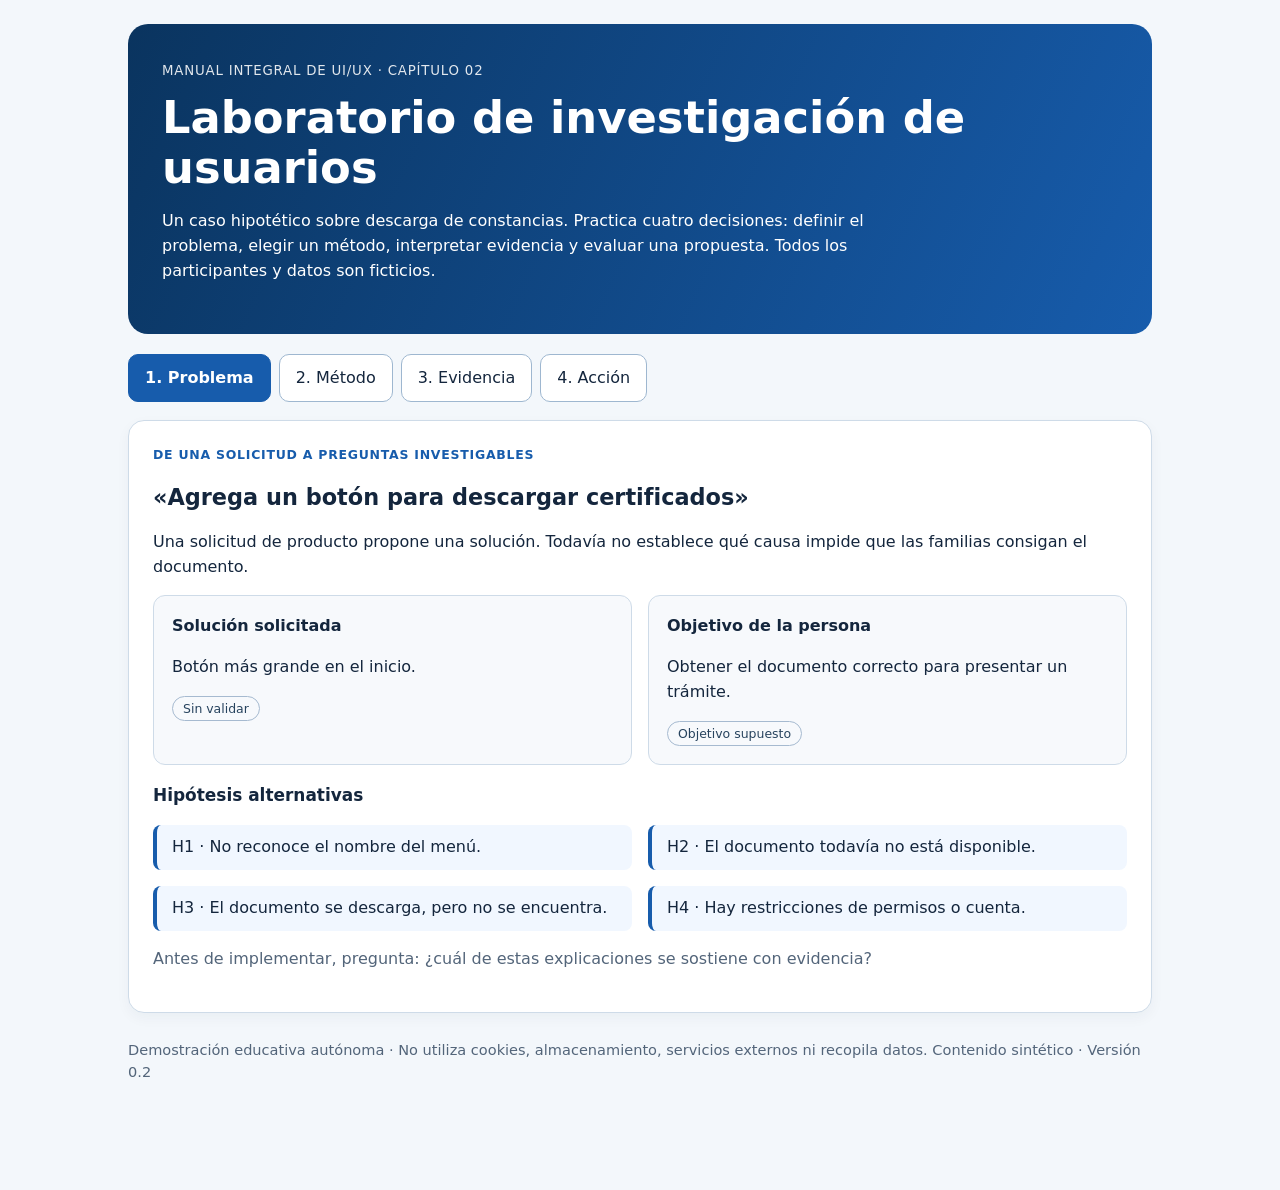
<file: recursos/c02_laboratorio.html>
<!doctype html>
<html lang="es">
<head>
  <meta charset="utf-8">
  <meta name="viewport" content="width=device-width,initial-scale=1">
  <meta name="color-scheme" content="light dark">
  <title>Laboratorio — Investigación de usuarios · Capítulo 02</title>
  <style>
    :root { font-family: system-ui,-apple-system,'Segoe UI',sans-serif; color-scheme: light; --ink:#14263d; --muted:#53657a; --line:#cedbe8; --blue:#175cac; --bg:#f3f7fb; --focus:#b55d00; }
    * { box-sizing:border-box } body { margin:0; background:var(--bg); color:var(--ink); line-height:1.55 }
    a { color:var(--blue) } .wrap { max-width:1060px; margin:auto; padding:24px 18px 80px }
    header { background:linear-gradient(115deg,#0a345f,#175cac);color:#fff;border-radius:20px;padding:34px }
    header small { opacity:.88; letter-spacing:.06em; text-transform:uppercase } h1 { line-height:1.12;font-size:clamp(1.7rem,4vw,2.8rem);margin:10px 0 } header p {max-width:73ch}
    h2 { font-size:1.4rem;line-height:1.25 } h3 {font-size:1.06rem} .card { background:#fff;border:1px solid var(--line);border-radius:16px;padding:24px;margin-top:18px;box-shadow:0 5px 14px #0923410b }
    .muted {color:var(--muted)} .eyebrow {font-size:.78rem;letter-spacing:.06em;font-weight:750;text-transform:uppercase;color:var(--blue)}
    .tabs { display:flex;flex-wrap:wrap;gap:8px;margin-top:20px } button,select { font:inherit }
    .tabs button,.choice,.action {border:1px solid #9eb7d0;border-radius:10px;padding:11px 16px;background:#fff;color:var(--ink);cursor:pointer}
    .tabs button[aria-selected=true] {background:var(--blue);border-color:var(--blue);color:#fff;font-weight:700} button:hover { border-color:var(--blue) }
    :focus-visible {outline:3px solid var(--focus);outline-offset:3px} .panel[hidden], [hidden] {display:none!important}
    .grid {display:grid;grid-template-columns:repeat(2,minmax(0,1fr));gap:16px}.evidence {border-left:4px solid var(--blue);padding:10px 15px;background:#f1f7ff;border-radius:8px}
    label {font-weight:650;display:block;margin:12px 0 7px} select {width:min(100%,630px);padding:12px;border:1px solid #7188a1;border-radius:8px;background:#fff;color:var(--ink)}
    .action {margin-top:12px;background:var(--blue);border-color:var(--blue);color:#fff;font-weight:700}
    .feedback {background:#f2f6fa;padding:14px 18px;border-left:4px solid var(--blue);border-radius:8px;margin-top:15px;min-height:45px}
    .comparison {display:grid;grid-template-columns:1fr 1fr;gap:14px}.mini {padding:18px;background:#f7f9fc;border:1px solid var(--line);border-radius:12px}
    .mock {display:block;background:#fff;border:1px solid #b6c9da;padding:9px 12px;border-radius:8px;margin:9px 0;font-size:.9rem}
    .tag {display:inline-block;border:1px solid #a6bad0;border-radius:999px;padding:2px 10px;font-size:.78rem;color:#27435e}
    .choice {display:block;text-align:left;width:100%;margin:10px 0} .choice:focus,.choice:hover {background:#eff6ff}
    footer{margin:26px 0;color:var(--muted);font-size:.91rem} @media(max-width:660px){.grid,.comparison{grid-template-columns:1fr}.card{padding:18px}header{padding:25px}}
    @media(prefers-reduced-motion:no-preference){button {transition:background .12s ease, border-color .12s ease}}
  </style>
</head>
<body>
<main class="wrap">
  <header>
    <small>Manual integral de UI/UX · Capítulo 02</small>
    <h1>Laboratorio de investigación de usuarios</h1>
    <p>Un caso hipotético sobre descarga de constancias. Practica cuatro decisiones: definir el problema, elegir un método, interpretar evidencia y evaluar una propuesta. Todos los participantes y datos son ficticios.</p>
  </header>
  <nav class="tabs" role="tablist" aria-label="Etapas del laboratorio">
    <button type="button" role="tab" id="tab-problema" aria-controls="panel-problema" aria-selected="true" tabindex="0">1. Problema</button>
    <button type="button" role="tab" id="tab-metodo" aria-controls="panel-metodo" aria-selected="false" tabindex="-1">2. Método</button>
    <button type="button" role="tab" id="tab-evidencia" aria-controls="panel-evidencia" aria-selected="false" tabindex="-1">3. Evidencia</button>
    <button type="button" role="tab" id="tab-accion" aria-controls="panel-accion" aria-selected="false" tabindex="-1">4. Acción</button>
  </nav>

  <section class="card panel" id="panel-problema" role="tabpanel" aria-labelledby="tab-problema">
    <div class="eyebrow">De una solicitud a preguntas investigables</div>
    <h2>«Agrega un botón para descargar certificados»</h2>
    <p>Una solicitud de producto propone una solución. Todavía no establece qué causa impide que las familias consigan el documento.</p>
    <div class="grid">
      <div class="mini"><strong>Solución solicitada</strong><p>Botón más grande en el inicio.</p><span class="tag">Sin validar</span></div>
      <div class="mini"><strong>Objetivo de la persona</strong><p>Obtener el documento correcto para presentar un trámite.</p><span class="tag">Objetivo supuesto</span></div>
    </div>
    <h3>Hipótesis alternativas</h3>
    <div class="grid"><div class="evidence">H1 · No reconoce el nombre del menú.</div><div class="evidence">H2 · El documento todavía no está disponible.</div><div class="evidence">H3 · El documento se descarga, pero no se encuentra.</div><div class="evidence">H4 · Hay restricciones de permisos o cuenta.</div></div>
    <p class="muted">Antes de implementar, pregunta: ¿cuál de estas explicaciones se sostiene con evidencia?</p>
  </section>

  <section class="card panel" id="panel-metodo" role="tabpanel" aria-labelledby="tab-metodo" hidden>
    <div class="eyebrow">Selección de técnicas</div>
    <h2>Elige un método a partir de la pregunta</h2>
    <p>Una buena técnica depende de lo que necesitas aprender. Cambia la pregunta y revisa la recomendación.</p>
    <label for="pregunta">¿Qué necesitamos saber?</label>
    <select id="pregunta">
      <option value="0">¿Por qué las personas se confunden al buscar un documento?</option>
      <option value="1">¿Qué hacen en la vida real cuando necesitan la constancia?</option>
      <option value="2">¿Qué proporción de la población completa la tarea?</option>
      <option value="3">¿Cómo usa el formulario una persona con lector de pantalla?</option>
    </select>
    <label for="metodo">¿Qué método priorizarías?</label>
    <select id="metodo">
      <option value="entrevista">Entrevistas sobre experiencias recientes</option>
      <option value="contextual">Observación contextual</option>
      <option value="cuantitativo">Estudio cuantitativo con muestra y métricas definidas</option>
      <option value="accesible">Prueba con tecnología asistiva y auditoría WCAG</option>
      <option value="opinion">Preguntar qué color de botón prefieren</option>
    </select>
    <button class="action" id="revisarMetodo" type="button">Revisar elección</button>
    <div class="feedback" id="feedbackMetodo" aria-live="polite">Selecciona una pregunta y un método.</div>
  </section>

  <section class="card panel" id="panel-evidencia" role="tabpanel" aria-labelledby="tab-evidencia" hidden>
    <div class="eyebrow">Interpretación sin exageraciones</div>
    <h2>¿Qué conclusión está respaldada?</h2>
    <div class="grid">
      <div class="evidence"><b>Participante P-01</b><p>Buscó en «Mis documentos».</p></div>
      <div class="evidence"><b>Participante P-02</b><p>Buscó en «Mis documentos», luego pidió ayuda.</p></div>
      <div class="evidence"><b>Participante P-03</b><p>Interpretó «Procesado» como «Disponible».</p></div>
      <div class="evidence"><b>Participante P-04</b><p>Completó la tarea sin ayuda.</p></div>
    </div>
    <p><strong>Selecciona la afirmación más defendible:</strong></p>
    <button class="choice" data-answer="no" type="button">A. El 75 % de todas las familias no entiende el sistema.</button>
    <button class="choice" data-answer="yes" type="button">B. En esta simulación aparecieron problemas distintos de localización y comprensión de estados; conviene estudiarlos por separado.</button>
    <button class="choice" data-answer="no" type="button">C. El problema se resolverá definitivamente agregando un botón al inicio.</button>
    <div class="feedback" id="feedbackEvidencia" aria-live="polite">Elige una afirmación para revisar sus límites.</div>
  </section>

  <section class="card panel" id="panel-accion" role="tabpanel" aria-labelledby="tab-accion" hidden>
    <div class="eyebrow">Propuesta y validación</div>
    <h2>Una mejora es una hipótesis hasta que se evalúa</h2>
    <p>Estas maquetas representan maneras distintas de organizar el acceso al documento. <strong>No se ha demostrado cuál funciona mejor.</strong></p>
    <div class="comparison">
      <div class="mini"><span class="tag">Versión A · Actual hipotética</span><h3>Servicios institucionales</h3><span class="mock">Recursos</span><span class="mock">Gestión</span><span class="mock">Solicitudes</span><p class="muted">El documento está disponible mediante una ruta poco explícita.</p></div>
      <div class="mini"><span class="tag">Versión B · Alternativa a probar</span><h3>Mis documentos</h3><span class="mock"><strong>Constancia de matrícula</strong><br>Estado: Disponible</span><span class="mock">Otros certificados</span><p class="muted">La propuesta explicita documento y estado.</p></div>
    </div>
    <h3>Plan mínimo para contrastar</h3>
    <p>Probar la localización de la constancia con tareas equivalentes, participantes pertinentes y condiciones documentadas. Registrar éxito sin ayuda, rutas, errores y comprensión del estado. Comprobar accesibilidad y permisos.</p>
    <p><strong>Resultado posible:</strong> si la versión B facilita la localización pero muestra estados que no se corresponden con el backend, habrá que corregir ese problema antes de publicarla.</p>
  </section>
  <footer>Demostración educativa autónoma · No utiliza cookies, almacenamiento, servicios externos ni recopila datos. Contenido sintético · Versión 0.2</footer>
</main>
<script>
(() => {
  'use strict';
  const tabs = [...document.querySelectorAll('[role="tab"]')];
  const activate = (idx, focus = false) => {
    tabs.forEach((tab, i) => {
      const on = i === idx;
      tab.setAttribute('aria-selected', String(on));
      tab.tabIndex = on ? 0 : -1;
      document.getElementById(tab.getAttribute('aria-controls')).hidden = !on;
    });
    if (focus) tabs[idx].focus();
  };
  tabs.forEach((tab, i) => {
    tab.addEventListener('click', () => activate(i));
    tab.addEventListener('keydown', e => {
      if (!['ArrowLeft','ArrowRight','Home','End'].includes(e.key)) return;
      e.preventDefault();
      const next = e.key === 'Home' ? 0 : e.key === 'End' ? tabs.length - 1 : (i + (e.key === 'ArrowRight' ? 1 : -1) + tabs.length) % tabs.length;
      activate(next, true);
    });
  });
  const correct = ['entrevista','contextual','cuantitativo','accesible'];
  const descriptions = [
    'Entrevistas sobre experiencias concretas ayudan a explorar explicaciones; después puede convenir observar tareas.',
    'La observación contextual muestra herramientas externas y estrategias no declaradas.',
    'Si necesitas proporciones poblacionales, define muestra, denominadores, criterios de éxito y márgenes de incertidumbre.',
    'Necesitas participación de personas que usan tecnología asistiva y revisión técnica de accesibilidad.'
  ];
  document.getElementById('revisarMetodo').addEventListener('click', () => {
    const i = Number(document.getElementById('pregunta').value);
    const method = document.getElementById('metodo').value;
    document.getElementById('feedbackMetodo').textContent = `${method === correct[i] ? 'Elección adecuada. ' : 'La elección no responde prioritariamente a esa pregunta. '} ${descriptions[i]}`;
  });
  document.querySelectorAll('[data-answer]').forEach(button => button.addEventListener('click', () => {
    document.getElementById('feedbackEvidencia').textContent = button.dataset.answer === 'yes'
      ? 'Correcto: la conclusión delimita el contexto, reconoce diferentes problemas y no generaliza resultados.'
      : 'No sustentado: la muestra y las observaciones ficticias no permiten esa generalización ni demuestran una solución.';
  }));
})();
</script>
</body>
</html>
</file>
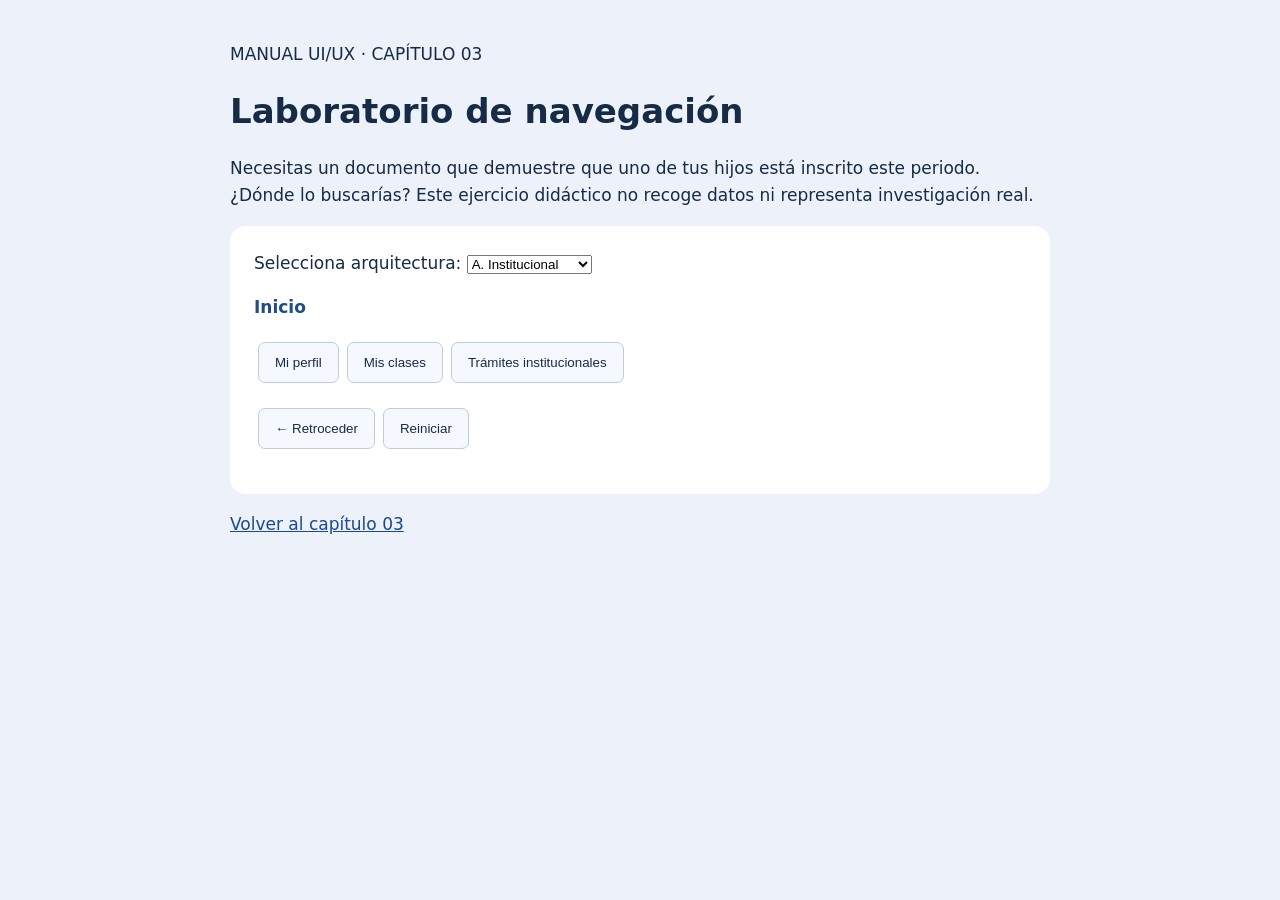
<file: recursos/c03_arboles.html>
<!doctype html><html lang="es"><head><meta charset="utf-8"><meta name="viewport" content="width=device-width,initial-scale=1"><title>Laboratorio 03 · Tree testing</title><style>body{font:17px/1.6 system-ui;background:#edf2fa;color:#162b45;margin:0}main{max-width:820px;margin:auto;padding:24px}h1{line-height:1.2}section{background:white;padding:24px;border-radius:16px;margin:14px 0}button{padding:12px 16px;cursor:pointer;background:#f5f8fe;border:1px solid #bbcde3;border-radius:7px;margin:4px;color:#172c46}button:focus-visible{outline:3px solid #275cb0}#path{font-weight:600;color:#1e4c8c}#result{font-weight:700}a{color:#174994}</style></head><body><main><p>MANUAL UI/UX · CAPÍTULO 03</p><h1>Laboratorio de navegación</h1><p>Necesitas un documento que demuestre que uno de tus hijos está inscrito este periodo. ¿Dónde lo buscarías? Este ejercicio didáctico no recoge datos ni representa investigación real.</p><section><label for="tree">Selecciona arquitectura:</label> <select id="tree"><option value="a">A. Institucional</option><option value="b">B. Por estudiante</option></select><p id="path" aria-live="polite"></p><div id="choices"></div><p><button id="back">← Retroceder</button><button id="reset">Reiniciar</button></p><p id="result" aria-live="polite"></p></section><p><a href="../capitulos/03.html">Volver al capítulo 03</a></p></main><script>
const trees={a:{name:'Inicio',children:[{name:'Mi perfil'},{name:'Mis clases'},{name:'Trámites institucionales',children:[{name:'Gestión documental',children:[{name:'Certificaciones',children:[{name:'Constancia de matrícula',ok:true}]}]},{name:'Solicitudes'}]}]},b:{name:'Inicio',children:[{name:'Estudiantes',children:[{name:'Estudiante seleccionado',children:[{name:'Calificaciones'},{name:'Asistencia'},{name:'Documentos y constancias',children:[{name:'Constancia de matrícula',ok:true}]}]}]},{name:'Pagos'},{name:'Comunicaciones'}]}};
let stack=[],backs=0,first='',done=false;const $=id=>document.getElementById(id);function reset(){stack=[trees[$('tree').value]];backs=0;first='';done=false;$('result').textContent='';draw()}function draw(){const node=stack.at(-1);$('path').textContent=stack.map(x=>x.name).join(' → ');$('choices').replaceChildren();$('back').disabled=stack.length===1||done;if(done)return;for(const child of node.children||[]){const btn=document.createElement('button');btn.textContent=child.name;btn.onclick=()=>{if(!first)first=child.name;stack.push(child);if(!child.children){done=true;$('result').textContent=(child.ok?'Destino encontrado.':'No era el destino esperado.')+' Primer clic: '+first+'. Retrocesos: '+backs+'.'}draw()};$('choices').append(btn)}}$('back').onclick=()=>{if(stack.length>1){backs++;stack.pop();draw()}};$('reset').onclick=reset;$('tree').onchange=reset;reset();
</script></body></html>
</file>
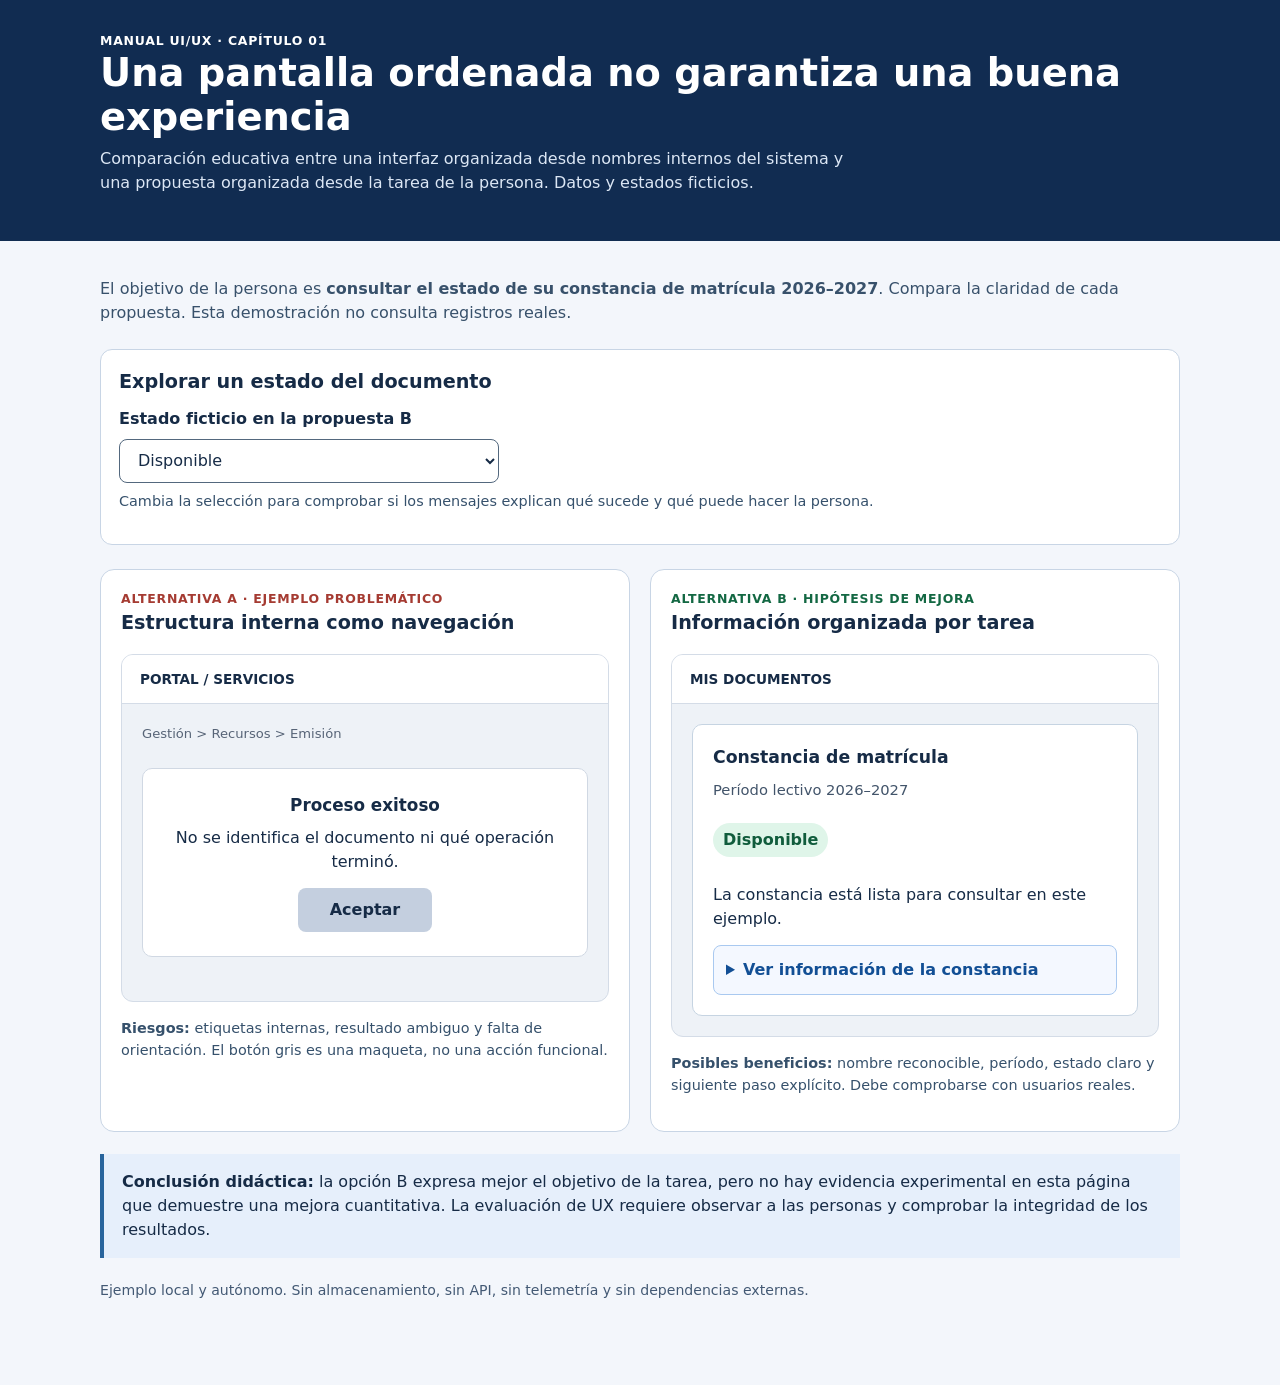
<file: recursos/comparacion-ui-ux.html>
<!doctype html>
<html lang="es">
<head>
  <meta charset="utf-8">
  <meta name="viewport" content="width=device-width,initial-scale=1">
  <meta name="color-scheme" content="light">
  <title>Capítulo 01 · Comparación de experiencias UI/UX</title>
  <style>
    :root { font-family: system-ui, -apple-system, "Segoe UI", sans-serif; line-height: 1.5; color: #162b46; background: #f3f6fb; }
    * { box-sizing: border-box; }
    body { margin: 0; }
    a { color: #0756aa; }
    :focus-visible { outline: 3px solid #a55b07; outline-offset: 3px; }
    .skip { position: absolute; left: 12px; top: -100px; padding: 10px; background: white; z-index: 2; }
    .skip:focus { top: 12px; }
    header { background: #112c51; color: #fff; padding: 32px max(20px, calc((100vw - 1080px)/2)); }
    header p { color: #dce7f5; max-width: 750px; }
    main { max-width: 1120px; padding: 28px 20px 70px; margin: 0 auto; }
    h1 { font-size: clamp(1.65rem,4vw,2.4rem); line-height: 1.15; margin: 0; }
    h2 { font-size: 1.2rem; margin: 0 0 10px; }
    h3 { font-size: 1.08rem; }
    p { margin: 8px 0 14px; }
    .tag { font-size: .78rem; font-weight: 700; letter-spacing: .06em; text-transform: uppercase; }
    .lead { margin-bottom: 24px; color: #38516b; }
    .controls { background: #fff; border: 1px solid #c8d5e5; border-radius: 12px; padding: 18px; margin-bottom: 24px; }
    label { display:block; font-weight: 700; margin-bottom: 8px; }
    select { font: inherit; min-height: 44px; padding: 8px 14px; border: 1px solid #53687e; border-radius: 8px; width: min(100%,380px); background: white; color: #162b46; }
    .grid { display: grid; grid-template-columns: repeat(2,minmax(0,1fr)); gap: 20px; }
    .panel { border: 1px solid #c8d5e5; background: white; padding: 20px; border-radius: 14px; min-width: 0; }
    .bad .tag { color: #a53b32; }
    .good .tag { color: #136843; }
    .mock { background: #eef2f7; min-height: 330px; border-radius: 12px; border: 1px solid #d4dce7; overflow: hidden; margin: 16px 0; }
    .mock-top { padding: 14px 18px; background: #fff; border-bottom: 1px solid #d4dce7; font-size: .85rem; font-weight: 700; }
    .mock-body { padding: 20px; }
    .crumb { color: #576477; font-size: .82rem; overflow-wrap: anywhere; }
    .bad-box { background: white; padding: 24px 20px; margin: 24px 0; border-radius: 10px; border: 1px solid #d0d8e3; text-align: center; }
    .bad-box .vague { font-weight: 600; font-size: 1.05rem; }
    .decorative-button { display: inline-block; padding: 10px 32px; border-radius: 8px; background: #c4cfdf; font-weight: 700; }
    .doc { background:white; border: 1px solid #c6d4e2; border-radius: 10px; padding: 20px; }
    .doc h3 { margin: 0 0 4px; }
    .doc .period { font-size: .92rem; color: #42546a; }
    .status { font-weight: 700; display: inline-flex; background: #dff5e9; color: #105c3c; padding: 5px 10px; border-radius: 30px; margin: 8px 0 12px; }
    .status.pending { background:#fff0ce; color:#744600; }
    .status.error { background:#fee4e2; color:#8c261f; }
    details { background: #f4f8ff; border: 1px solid #a9c9f0; border-radius:8px; padding: 12px; margin-top: 14px; }
    summary { cursor: pointer; font-weight: 700; color:#124f95; }
    details p { font-size: .92rem; margin: 12px 0 4px; }
    .explain { font-size: .9rem; color: #36516c; }
    .note { padding: 16px 18px; margin-top: 22px; border-left: 4px solid #28649c; background:#e6effb; }
    .footer { margin-top: 22px; color: #435974; font-size: .88rem; }
    @media(max-width:730px) { .grid { grid-template-columns: 1fr; } .mock { min-height: auto; } }
  </style>
</head>
<body>
<a class="skip" href="#contenido">Saltar al contenido</a>
<header>
  <div class="tag">Manual UI/UX · Capítulo 01</div>
  <h1>Una pantalla ordenada no garantiza una buena experiencia</h1>
  <p>Comparación educativa entre una interfaz organizada desde nombres internos del sistema y una propuesta organizada desde la tarea de la persona. Datos y estados ficticios.</p>
</header>
<main id="contenido">
  <p class="lead">El objetivo de la persona es <strong>consultar el estado de su constancia de matrícula 2026–2027</strong>. Compara la claridad de cada propuesta. Esta demostración no consulta registros reales.</p>
  <section class="controls" aria-labelledby="options-title">
    <h2 id="options-title">Explorar un estado del documento</h2>
    <label for="document-state">Estado ficticio en la propuesta B</label>
    <select id="document-state">
      <option value="available">Disponible</option>
      <option value="pending">Pendiente de emisión</option>
      <option value="error">No se pudo consultar el estado</option>
    </select>
    <p class="explain">Cambia la selección para comprobar si los mensajes explican qué sucede y qué puede hacer la persona.</p>
  </section>
  <div class="grid">
    <section class="panel bad" aria-labelledby="bad-title">
      <div class="tag">Alternativa A · Ejemplo problemático</div>
      <h2 id="bad-title">Estructura interna como navegación</h2>
      <div class="mock">
        <div class="mock-top">PORTAL / SERVICIOS</div>
        <div class="mock-body">
          <div class="crumb">Gestión &gt; Recursos &gt; Emisión</div>
          <div class="bad-box">
            <div class="vague">Proceso exitoso</div>
            <p>No se identifica el documento ni qué operación terminó.</p>
            <span class="decorative-button">Aceptar</span>
          </div>
        </div>
      </div>
      <p class="explain"><strong>Riesgos:</strong> etiquetas internas, resultado ambiguo y falta de orientación. El botón gris es una maqueta, no una acción funcional.</p>
    </section>
    <section class="panel good" aria-labelledby="good-title">
      <div class="tag">Alternativa B · Hipótesis de mejora</div>
      <h2 id="good-title">Información organizada por tarea</h2>
      <div class="mock">
        <div class="mock-top">MIS DOCUMENTOS</div>
        <div class="mock-body">
          <div class="doc">
            <h3>Constancia de matrícula</h3>
            <p class="period">Período lectivo 2026–2027</p>
            <p><span class="status" id="state-badge">Disponible</span></p>
            <p id="state-description" role="status" aria-live="polite">La constancia está lista para consultar en este ejemplo.</p>
            <details id="demo-detail">
              <summary id="action-label">Ver información de la constancia</summary>
              <p id="detail-explanation">Demostración educativa: el documento es ficticio y no se ha generado, consultado ni descargado un archivo real.</p>
            </details>
          </div>
        </div>
      </div>
      <p class="explain"><strong>Posibles beneficios:</strong> nombre reconocible, período, estado claro y siguiente paso explícito. Debe comprobarse con usuarios reales.</p>
    </section>
  </div>
  <div class="note"><strong>Conclusión didáctica:</strong> la opción B expresa mejor el objetivo de la tarea, pero no hay evidencia experimental en esta página que demuestre una mejora cuantitativa. La evaluación de UX requiere observar a las personas y comprobar la integridad de los resultados.</div>
  <p class="footer">Ejemplo local y autónomo. Sin almacenamiento, sin API, sin telemetría y sin dependencias externas.</p>
</main>
<script>
  const selector = document.querySelector('#document-state');
  const badge = document.querySelector('#state-badge');
  const description = document.querySelector('#state-description');
  const action = document.querySelector('#action-label');
  const details = document.querySelector('#demo-detail');
  const explanation = document.querySelector('#detail-explanation');
  const states = {
    available: {title:'Disponible', description:'La constancia está lista para consultar en este ejemplo.',action:'Ver información de la constancia',style:'',explanation:'El documento es ficticio. Esta demostración no consulta ni descarga un archivo real.'},
    pending: {title:'Pendiente de emisión',description:'La institución todavía no ha emitido este documento ficticio.',action:'¿Qué significa este estado?',style:'pending',explanation:'Pendiente significa que la institución todavía debe emitir el documento. La disponibilidad nunca debe inferirse sin consultar una fuente fiable.'},
    error: {title:'Estado no disponible',description:'No se pudo consultar el estado. No significa que el documento no exista.',action:'Ver explicación del error',style:'error',explanation:'Un error de consulta impide conocer el estado actual; no significa que el documento no exista. En un producto real se debe permitir reintentar o acudir a un canal de ayuda.'}
  };
  selector.addEventListener('change', () => {
    const current = states[selector.value];
    badge.textContent = current.title;
    badge.className = `status ${current.style}`;
    description.textContent = current.description;
    action.textContent = current.action;
    explanation.textContent = current.explanation;
    details.open = false;
  });
</script>
</body>
</html>
</file>
<file: assets/styles.css>
/* Manual integral de UI/UX · sitio estático sin dependencias externas */
:root{
  color-scheme:light;
  --page:#fafaf8;--surface:#fff;--surface-2:#f3f4f1;--ink:#192b3c;--ink-2:#405365;--muted:#778595;
  --blue:#245cbb;--blue-2:#17449a;--soft-blue:#e9f0fc;--line:#e3e7e9;--shadow:0 16px 55px rgba(31,49,70,.07);
  --radius:14px;--font:Inter,Inter Display,ui-sans-serif,-apple-system,BlinkMacSystemFont,"Segoe UI",Roboto,Arial,sans-serif;
}
html[data-theme="dark"]{
  color-scheme:dark;--page:#121b24;--surface:#192633;--surface-2:#202f3e;--ink:#f1f5f8;--ink-2:#c1cdd7;--muted:#95a4b4;
  --blue:#95b9ff;--blue-2:#b4caff;--soft-blue:#1f395b;--line:#324252;--shadow:0 16px 55px rgba(0,0,0,.2);
}
*,*::before,*::after{box-sizing:border-box}
[hidden]{display:none!important}
html{scroll-behavior:smooth;scroll-padding-top:95px}
body{margin:0;background:var(--page);font-family:var(--font);color:var(--ink);-webkit-font-smoothing:antialiased;font-size:15px;line-height:1.6}
button,input{font:inherit}a{color:inherit;text-decoration:none}a,button{ -webkit-tap-highlight-color:transparent}button{cursor:pointer}img,svg{max-width:100%}
:focus-visible{outline:3px solid #f0ae55;outline-offset:3px}
::selection{background:#bdd5ff;color:#132c4b}
.skip-link{position:fixed;top:-100px;left:16px;z-index:1000;padding:12px 20px;background:var(--blue);color:var(--page);border-radius:8px}.skip-link:focus{top:10px}
.topbar{height:78px;position:relative;z-index:50;display:flex;align-items:center;gap:40px;padding:0 clamp(24px,4.7vw,76px);border-bottom:1px solid var(--line);background:var(--page)}
.brand{display:flex;align-items:center;gap:11px;min-width:max-content}.brand-icon{display:flex;color:#244f9a}.brand-icon svg{width:38px;height:38px}.brand-text{font-size:22px;font-weight:800;letter-spacing:-1.2px;line-height:.96}.brand-period,.title-dot{color:#4078d6}.brand-text small{display:block;font-size:10px;letter-spacing:2.7px;font-weight:700;color:var(--muted);margin-top:5px}
.top-links{display:flex;align-items:center;gap:32px;margin-left:auto}.top-links a{font-weight:600;color:var(--ink-2);font-size:13px}.top-links a:hover,.top-links a:focus-visible{color:var(--blue)}.top-actions{display:flex;align-items:center;gap:18px}.version-pill{font-size:10px;font-weight:800;letter-spacing:1.2px;color:var(--ink-2);border:1px solid var(--line);padding:7px 10px;border-radius:5px;white-space:nowrap}.icon-button{display:grid;place-items:center;width:37px;height:37px;border:1px solid var(--line);background:transparent;color:var(--ink);border-radius:9px}.icon-button:hover{background:var(--surface-2)}.mobile-menu{display:none}
.section-wrap{max-width:1340px;margin-inline:auto;padding-inline:clamp(24px,4.5vw,76px)}.eyebrow{font-size:11px;letter-spacing:2px;color:var(--blue);font-weight:800}
.hero{background:#112943;color:#fff;position:relative;overflow:hidden}.hero::before{content:"";position:absolute;inset:0;background:radial-gradient(circle at 80% 65%,rgba(83,130,185,.27),transparent 42%);pointer-events:none}.hero-inner{max-width:1440px;margin:auto;display:grid;grid-template-columns:minmax(0,1.13fr) minmax(310px,.87fr);align-items:center;gap:40px;padding:100px clamp(24px,5.8vw,88px) 105px;min-height:588px}.hero-copy{position:relative;z-index:2}.hero-tag{display:inline-flex;gap:10px;align-items:center;font-size:10px;letter-spacing:1.65px;font-weight:800;color:#c9d9ee}.status-dot{width:7px;height:7px;border-radius:50%;background:#75d7a9;box-shadow:0 0 0 4px rgba(117,215,169,.11)}.hero h1{font-size:clamp(46px,5.0vw,74px);line-height:1.09;letter-spacing:-3.5px;margin:27px 0 26px;font-weight:750}.hero h1 em{font-family:Georgia,Times,serif;font-weight:400;letter-spacing:-2.7px;color:#a9caff}.hero-desc{font-size:17px;line-height:1.83;max-width:595px;color:#cbdaea;margin:0 0 34px}.hero-buttons{display:flex;flex-wrap:wrap;gap:12px;align-items:center}.primary-cta,.secondary-cta{display:inline-flex;align-items:center;justify-content:center;gap:25px;min-height:50px;padding:0 21px;font-size:13px;font-weight:750;border-radius:7px;transition:transform .15s,background .15s}.primary-cta{background:#d4e5ff;color:#143e73}.primary-cta:hover{background:#fff;transform:translateY(-2px)}.secondary-cta{color:#f3f7fb;border:1px solid rgba(230,240,255,.32)}.secondary-cta:hover{background:rgba(255,255,255,.1)}.hero-mini{display:flex;flex-wrap:wrap;gap:16px;align-items:center;margin-top:58px;color:#aec1d3;font-size:11px}.hero-mini b{color:#fff;font-size:13px}.hero-mini i{width:3px;height:3px;border-radius:50%;background:#7e98b2}.hero-graphic{z-index:1;position:relative;min-height:447px;background:linear-gradient(145deg,rgba(255,255,255,.08),rgba(111,158,217,.06));border:1px solid rgba(205,228,255,.2);border-radius:17px;box-shadow:0 30px 90px rgba(0,0,0,.1);padding:24px 29px;overflow:hidden}.hero-graphic::after{content:"";position:absolute;inset:0;background-image:linear-gradient(rgba(255,255,255,.035) 1px,transparent 1px),linear-gradient(90deg,rgba(255,255,255,.035) 1px,transparent 1px);background-size:26px 26px;pointer-events:none}.graphic-serial,.graphic-footer{display:flex;justify-content:space-between;align-items:center;color:#a9c4e1;font-size:10px;letter-spacing:1.5px;font-weight:700;position:relative;z-index:2}.graphic-footer{letter-spacing:.1px;font-weight:500;font-size:11px}.diagram{position:relative;z-index:2;margin:32px auto 22px;max-width:347px;display:flex;align-items:stretch;flex-direction:column}.diagram-node{display:grid;grid-template-columns:42px 1fr;grid-template-rows:auto auto;column-gap:14px;align-items:center;background:#e9f1ff;color:#16365e;padding:12px 17px;border-radius:7px;min-height:65px;border:1px solid #b5cee9}.diagram-node b{font-size:15px;letter-spacing:-.25px}.diagram-node small{font-size:11px;color:#57708c;grid-column:2;line-height:1.1}.node-number{grid-row:1/3;display:grid;place-items:center;border-right:1px solid #bacde0;height:100%;font-size:11px;font-weight:850;color:#3667a8}.node-two{margin-left:36px;background:#e3f2ee}.node-three{margin-left:14px;background:#eff0ff}.node-four{margin-left:50px;background:#e9edf5}.diagram-join{height:20px;border-left:1px solid #8da9ca;margin-left:44px}.hero-bottom{max-width:1440px;margin:auto;display:flex;justify-content:space-between;padding:18px clamp(24px,5.8vw,88px);border-top:1px solid rgba(240,248,255,.13);font-size:9px;letter-spacing:1.8px;color:#90a9c2;font-weight:800}
.intro-strip{display:grid;grid-template-columns:minmax(0,1.15fr) minmax(0,.75fr);gap:60px;padding-top:95px;padding-bottom:95px;position:relative}.intro-strip h2{font-size:clamp(26px,2.85vw,41px);line-height:1.25;letter-spacing:-1.5px;max-width:620px;margin:17px 0 0}.intro-strip>p{font-size:15px;line-height:1.95;margin:0;color:var(--ink-2);align-self:center}.text-link{color:var(--blue);font-weight:750;font-size:12px;grid-column:2}.features{display:grid;grid-template-columns:repeat(3,1fr);gap:0;padding-bottom:92px}.feature{border-top:1px solid var(--line);border-bottom:1px solid var(--line);padding:32px 26px 25px}.feature:first-child{padding-left:0}.feature:not(:last-child){border-right:1px solid var(--line)}.feature-icon{display:block;font-size:25px;color:var(--blue);margin-bottom:20px}.feature strong{display:block;font-size:15px}.feature p{color:var(--ink-2);font-size:13px;line-height:1.8;max-width:280px;margin:8px 0 0}
.directory{padding-top:75px;padding-bottom:115px;background:var(--surface)}.section-topline{display:flex;justify-content:space-between;border-top:1px solid var(--line);padding-top:21px}.index-count{color:var(--muted);font-size:10px;font-weight:800;letter-spacing:1px}.directory-top{display:flex;justify-content:space-between;gap:30px;align-items:flex-end;padding:22px 0 35px}.directory-top h2{font-size:clamp(32px,3.5vw,48px);letter-spacing:-2px;margin:0 0 7px;line-height:1.2}.directory-top p{color:var(--ink-2);margin:0;font-size:13px;max-width:670px}.search-field{display:flex;align-items:center;gap:10px;min-width:285px;width:320px;border:1px solid var(--line);padding:11px 12px;background:var(--surface-2);border-radius:7px;color:var(--muted)}.search-field:focus-within{outline:2px solid var(--blue);outline-offset:2px}.search-field input{min-width:0;flex:1;width:100%;border:0;background:transparent;color:var(--ink);font-size:12px;outline:none}.search-field input::placeholder{color:var(--muted)}.keycap{font-size:11px;border:1px solid var(--line);padding:0 5px;border-radius:4px;color:var(--muted)}
.directory-group{margin-top:28px;border-top:1px solid var(--line);padding-top:26px}.directory-heading{display:flex;align-items:flex-start;gap:15px;margin-bottom:20px}.part-index{width:40px;height:40px;background:var(--soft-blue);color:var(--blue-2);display:grid;place-items:center;font-weight:800;font-size:15px;border-radius:8px}.directory-heading h3{font-size:18px;letter-spacing:-.45px;margin:0 0 2px}.directory-heading p{font-size:11px;color:var(--muted);margin:0}.chapter-grid{display:grid;grid-template-columns:repeat(3,minmax(0,1fr));gap:8px}.chapter-card{display:flex;align-items:flex-start;gap:12px;min-height:92px;padding:19px 17px;border:1px solid var(--line);border-radius:8px;background:var(--surface);transition:background .15s,border-color .15s}.chapter-card.available:hover{background:var(--soft-blue);border-color:var(--blue);transform:translateY(-1px)}.chapter-ordinal{font-size:11px;font-weight:850;color:var(--blue);white-space:nowrap;line-height:1.75}.chapter-card-title{font-weight:650;font-size:12px;line-height:1.52;flex:1}.chapter-state{white-space:nowrap;font-size:10px;color:var(--muted);margin-left:auto}.chapter-state.ready{color:var(--blue);font-weight:750}.upcoming .chapter-ordinal,.upcoming .chapter-card-title{opacity:.69}.upcoming{background:var(--surface-2)}.search-results{border:1px solid var(--line);border-radius:10px;padding:15px 18px;background:var(--surface-2);margin:0 0 25px}.search-results h3{font-size:12px;letter-spacing:.2px;color:var(--ink-2);margin:0 0 10px}.search-result{display:block;border-top:1px solid var(--line);padding:12px 0}.search-result strong{display:block;color:var(--blue);font-size:13px}.search-result p{color:var(--ink-2);font-size:12px;margin:4px 0 0;line-height:1.6}.search-result span{color:var(--muted);font-size:10px}.search-result:hover strong{text-decoration:underline}
.resource-section{background:#182e48;color:#eef4fa;padding-block:95px}.resource-grid{display:grid;grid-template-columns:.8fr 1.2fr;gap:110px}.resource-grid h2{font-size:clamp(33px,3.7vw,51px);letter-spacing:-2px;line-height:1.14;margin:24px 0 15px}.resource-grid p{color:#b5c8db;font-size:13px;line-height:1.95;max-width:360px}.resource-grid .eyebrow{color:#9ec6ff}.on-dark{margin-top:17px;min-height:46px}.resource-cards{display:grid;gap:11px}.resource-cards a{position:relative;display:flex;flex-direction:column;gap:5px;border:1px solid rgba(221,238,255,.22);padding:20px 65px 20px 23px;border-radius:9px;background:rgba(255,255,255,.035);transition:background .15s}.resource-cards a:hover{background:rgba(255,255,255,.09)}.resource-num{color:#91b5db;font-size:9px;letter-spacing:1.2px;font-weight:800}.resource-cards b{font-size:16px}.resource-cards small{font-size:12px;color:#adc4d9}.resource-arrow{position:absolute;right:22px;top:34px;font-size:23px;color:#bad7ff}.update-note{display:grid;grid-template-columns:1fr auto;gap:75px;padding-top:90px;padding-bottom:100px;align-items:center}.update-note h2{font-size:30px;line-height:1.3;letter-spacing:-1.1px;margin:16px 0 10px}.update-note p{color:var(--ink-2);font-size:13px;max-width:700px;line-height:1.85;margin:0}.update-stat{min-width:225px}.update-stat>span{font-size:71px;font-weight:750;line-height:1;letter-spacing:-3px}.update-stat small{font-size:24px;color:var(--muted)}.update-stat p{font-size:12px;margin:8px 0 15px}.update-meter{height:6px;background:var(--line);border-radius:99px}.update-meter div{height:100%;width:5.56%;background:var(--blue);border-radius:99px}.site-footer{display:flex;justify-content:space-between;align-items:center;gap:20px;padding:30px clamp(24px,5.8vw,88px);border-top:1px solid var(--line);font-size:12px;color:var(--ink-2)}.site-footer>div{display:flex;gap:17px;align-items:center}.site-footer strong{font-size:20px;color:var(--ink);letter-spacing:-1px}.site-footer p{margin:0}.site-footer a{color:var(--blue);font-weight:800}
/* Reader */
.reader-page{--sidebar:278px;--outline:246px}.reader-page .topbar{height:70px;position:sticky;top:0;background:var(--surface);padding:0 24px;z-index:40}.reader-page .top-links{margin-left:auto}.reading-progress{position:fixed;top:70px;height:3px;left:0;right:0;z-index:70;background:transparent}.reading-progress span{display:block;height:3px;width:0;background:#4d87ed;transition:width .1s linear}.reader-shell{display:grid;grid-template-columns:var(--sidebar) minmax(0,1fr) var(--outline);max-width:1800px;margin:auto}.reader-sidebar{background:var(--surface);border-right:1px solid var(--line);position:sticky;top:70px;height:calc(100vh - 70px);overflow:auto;padding:27px 16px 44px;scrollbar-width:thin}.sidebar-heading,.outline-heading{font-size:10px;letter-spacing:1.35px;font-weight:800;color:var(--muted);margin:0 0 21px 13px}.intro-nav{display:block;font-size:12px;font-weight:700;color:var(--ink-2);padding:10px 13px;border-radius:6px;margin-bottom:25px}.intro-nav:hover,.intro-nav.is-current{background:var(--soft-blue);color:var(--blue-2)}.nav-group{margin-bottom:24px}.nav-group-label{font-weight:850;letter-spacing:1px;font-size:9px;color:var(--ink-2);padding:0 12px;margin:0 0 7px}.nav-group-label span{font-weight:500;letter-spacing:0;color:var(--muted)}.nav-chapter{display:grid;grid-template-columns:24px 1fr auto;align-items:flex-start;gap:6px;padding:9px 11px;font-size:11px;line-height:1.5;color:var(--ink-2);border-radius:6px}.nav-chapter.is-current{background:var(--soft-blue);color:var(--blue-2);font-weight:750}.nav-chapter:not(.is-pending):hover{background:var(--surface-2)}.chapter-num{font-size:10px;font-weight:800;color:var(--muted)}.is-current .chapter-num{color:var(--blue)}.nav-chapter.is-pending{color:var(--muted);opacity:.66}.small-dot{width:4px;height:4px;border-radius:50%;background:var(--muted);margin-top:5px}
.reader-main{padding:42px clamp(25px,4vw,82px) 70px;min-width:0;max-width:900px;width:100%;margin:auto}.reader-crumb{font-size:11px;color:var(--muted);display:flex;align-items:center;gap:11px;margin:0 0 45px}.reader-crumb a{color:var(--blue);font-weight:700}.reader-crumb span:nth-child(2){color:var(--muted)}.article-header{border-bottom:1px solid var(--line);padding-bottom:27px;margin-bottom:38px}.article-header h1{font-size:clamp(33px,3.1vw,52px);line-height:1.13;letter-spacing:-1.7px;margin:12px 0 20px}.article-meta{display:flex;gap:11px;flex-wrap:wrap;color:var(--muted);font-size:11px;align-items:center}.meta-sep{display:inline-block;width:3px;height:3px;border-radius:50%;background:var(--muted)}.chapter-tools{display:flex;gap:9px;margin-top:23px}.pill-action{display:inline-flex;align-items:center;gap:8px;background:var(--soft-blue);border:1px solid var(--line);color:var(--blue-2);padding:9px 13px;border-radius:6px;font-size:11px;font-weight:750}.pill-action:hover{border-color:var(--blue)}
.practical-panel{display:flex;gap:15px;background:var(--surface-2);border:1px solid var(--line);border-radius:10px;padding:18px 18px;margin:0 0 31px}.practical-icon{width:40px;height:40px;border-radius:9px;display:grid;place-items:center;background:var(--soft-blue);color:var(--blue);font-size:23px;flex:none}.practical-panel strong{font-size:13px}.practical-panel p{margin:4px 0 10px;color:var(--ink-2);font-size:12px}.practical-links{display:flex;flex-wrap:wrap;gap:7px 15px}.practical-links a{font-size:11px;color:var(--blue);font-weight:700}.practical-links a:hover{text-decoration:underline}
.prose{font-size:14px;line-height:1.83;color:var(--ink-2);overflow-wrap:anywhere}.prose>h1:first-child{display:none}.prose h1,.prose h2,.prose h3{color:var(--ink);line-height:1.3;letter-spacing:-.5px;scroll-margin-top:95px}.prose h1:not(:first-child){font-size:24px;padding-top:25px;border-top:1px solid var(--line);margin-top:50px}.prose h2{font-size:24px;letter-spacing:-.75px;margin:56px 0 17px}.prose h3{font-size:17px;margin:33px 0 14px;letter-spacing:-.28px}.prose p{margin:0 0 17px}.prose ul,.prose ol{padding-left:26px;margin:0 0 22px}.prose li{padding-left:2px;margin:7px 0}.prose li::marker{color:var(--blue)}.prose strong{color:var(--ink);font-weight:750}.prose a{color:var(--blue);text-decoration:underline;text-underline-offset:3px}.prose blockquote{margin:30px 0;padding:17px 22px;background:var(--surface-2);border-left:3px solid var(--blue);border-radius:0 8px 8px 0}.prose blockquote p:last-child{margin:0}.prose hr{border:none;border-top:1px solid var(--line);margin:34px 0}.prose code{font-family:ui-monospace,SFMono-Regular,Consolas,Monaco,monospace;color:var(--blue-2);font-size:.9em;background:var(--surface-2);border:1px solid var(--line);padding:1px 4px;border-radius:4px;white-space:break-spaces}.table-scroller{overflow-x:auto;max-width:100%;margin:23px 0 26px;border:1px solid var(--line);border-radius:8px}.prose table{width:100%;border-collapse:collapse;font-size:12px;line-height:1.7;min-width:440px}.prose th{background:var(--surface-2);text-align:left;color:var(--ink);font-size:11px;white-space:normal}.prose th,.prose td{padding:13px 16px;border-bottom:1px solid var(--line);vertical-align:top}.prose tr:last-child td{border-bottom:0}.prose td:first-child{font-weight:600;color:var(--ink)}.code-block{position:relative;margin:22px 0 28px}.code-block pre{background:#15253a;color:#d6e7f9;border-radius:10px;border:1px solid #253d5b;padding:47px 21px 19px;overflow-x:auto;line-height:1.65;font-size:12px;margin:0;white-space:pre;tab-size:2}.code-block pre code{border:none;padding:0;color:inherit;background:transparent;white-space:pre;font-size:inherit}.copy-code{position:absolute;top:10px;right:10px;border:1px solid #465c73;background:#29415c;color:#d8e9f8;font-size:10px;font-weight:700;padding:7px 11px;border-radius:5px}.copy-code:hover{background:#365979}
.reader-outline{border-left:1px solid var(--line);padding:36px 19px 0 22px}.outline-inner{position:sticky;top:100px;max-height:calc(100vh - 120px);overflow-y:auto;scrollbar-width:thin}.outline-heading{margin:0 0 14px}.outline-item{display:block;font-size:11px;color:var(--muted);line-height:1.55;padding:8px 0 8px 12px;border-left:2px solid var(--line)}.outline-item:hover,.outline-item.is-active{color:var(--blue);border-color:var(--blue)}.outline-item.level-3{padding-left:25px;font-size:10px}.outline-download{margin-top:35px;padding:17px;background:var(--surface-2);border-radius:8px}.outline-download p{font-size:11px;color:var(--ink-2);margin:0 0 8px}.outline-download a{font-size:11px;font-weight:800;color:var(--blue)}.end-note{margin-top:70px;border-top:1px solid var(--line);padding-top:28px}.next-link{display:flex;justify-content:space-between;align-items:center;gap:20px;min-height:70px;margin-top:15px;padding:18px 20px;border:1px solid var(--line);border-radius:9px;background:var(--surface)}.next-link span{font-size:11px;color:var(--muted)}.next-link strong{font-size:14px}.next-link:not(.disabled):hover{border-color:var(--blue);color:var(--blue)}.next-link.disabled{opacity:.6}.reader-footer{border-top:1px solid var(--line);font-size:11px;color:var(--muted);margin-top:40px;padding-top:28px}.overlay{display:none}
@media (max-width:1300px){.reader-page{--sidebar:255px;--outline:195px}.reader-main{padding-left:48px;padding-right:48px}.reader-outline{padding-left:15px;padding-right:12px}.chapter-grid{grid-template-columns:repeat(2,minmax(0,1fr))}.chapter-state{font-size:9px}}
@media (max-width:1080px){.hero-inner{gap:25px}.hero h1{font-size:53px}.hero-graphic{padding:18px}.reader-shell{grid-template-columns:255px minmax(0,1fr)}.reader-outline{display:none}.reader-main{max-width:850px;padding-inline:6vw}.resource-grid{gap:45px}}
@media (max-width:770px){.topbar{height:68px;padding:0 20px}.top-links{display:none}.version-pill{display:none}.mobile-menu{display:grid}.landing-page .mobile-menu{display:none}.top-actions{margin-left:auto}.hero-inner{grid-template-columns:1fr;padding-top:76px;padding-bottom:63px}.hero h1{letter-spacing:-2px;font-size:clamp(43px,7vw,58px)}.hero-graphic{max-width:550px;width:100%;min-height:380px}.diagram{margin-top:15px}.hero-mini{margin-top:30px}.hero-bottom{display:none}.intro-strip{display:block;padding-block:70px}.intro-strip>p{margin:25px 0 12px}.features{grid-template-columns:1fr;padding-bottom:65px}.feature{border-right:0!important;padding:20px 0}.feature-icon{margin-bottom:8px}.directory-top{display:block}.directory-top .search-field{margin-top:24px;min-width:0;width:100%;max-width:460px}.chapter-grid{grid-template-columns:1fr}.directory{padding-top:55px;padding-bottom:75px}.resource-grid{grid-template-columns:1fr}.resource-section{padding-block:72px}.resource-cards{margin-top:16px}.update-note{grid-template-columns:1fr;gap:20px;padding-block:70px}.update-stat{max-width:280px}.site-footer{display:block}.site-footer p{margin-top:8px}
.reader-page .topbar{height:65px}.reader-page .reading-progress{top:65px}.reader-shell{display:block}.reader-sidebar{position:fixed;z-index:60;top:65px;bottom:0;left:0;width:min(82vw,325px);height:calc(100vh - 65px);box-shadow:var(--shadow);transform:translateX(-110%);transition:transform .2s ease}.reader-sidebar.open{transform:translateX(0)}.overlay.visible{display:block;position:fixed;z-index:55;inset:65px 0 0;background:rgba(8,23,38,.57)}.reader-main{max-width:750px;padding:25px clamp(20px,5.5vw,45px) 55px}.reader-crumb{margin-bottom:27px}.reader-title h1{font-size:clamp(31px,6vw,45px)}.prose h2{font-size:22px}.prose{font-size:14px}
}
@media (max-width:460px){.hero{min-height:auto}.hero h1{font-size:43px}.hero-desc{font-size:15px}.hero-buttons{align-items:stretch}.primary-cta,.secondary-cta{width:100%;justify-content:space-between}.hero-mini{gap:10px;font-size:10px}.hero-graphic{min-height:394px;padding:18px 13px}.diagram-node{font-size:12px}.diagram{margin-top:36px}.diagram-node small{font-size:10px}.diagram-node b{font-size:13px}.node-two{margin-left:20px}.node-four{margin-left:27px}.intro-strip h2{font-size:30px}.reader-page .topbar{padding:0 14px}.reader-page .brand-text{font-size:19px}.reader-page .brand-icon svg{width:33px;height:33px}.reader-main{padding-inline:18px}.article-meta{font-size:10px}.article-meta .meta-sep{display:none}.practical-panel{display:block}.practical-icon{margin-bottom:10px}.next-link{display:block}.next-link strong{display:block;margin-top:7px}.prose h2{font-size:21px}.prose h3{font-size:16px}}
@media (prefers-reduced-motion:reduce){*,*::before,*::after{scroll-behavior:auto!important;transition:none!important;animation:none!important}}
@media print{.topbar,.reader-sidebar,.reader-outline,.reading-progress,.chapter-tools,.practical-panel,.end-note,.reader-footer,.overlay,.copy-code{display:none!important}.reader-shell{display:block}.reader-main{max-width:none;padding:0}.prose{font-size:11pt;color:#111}.prose h2{page-break-after:avoid}.prose a{color:#111}.prose>h1:first-child{display:block}}
</file>
